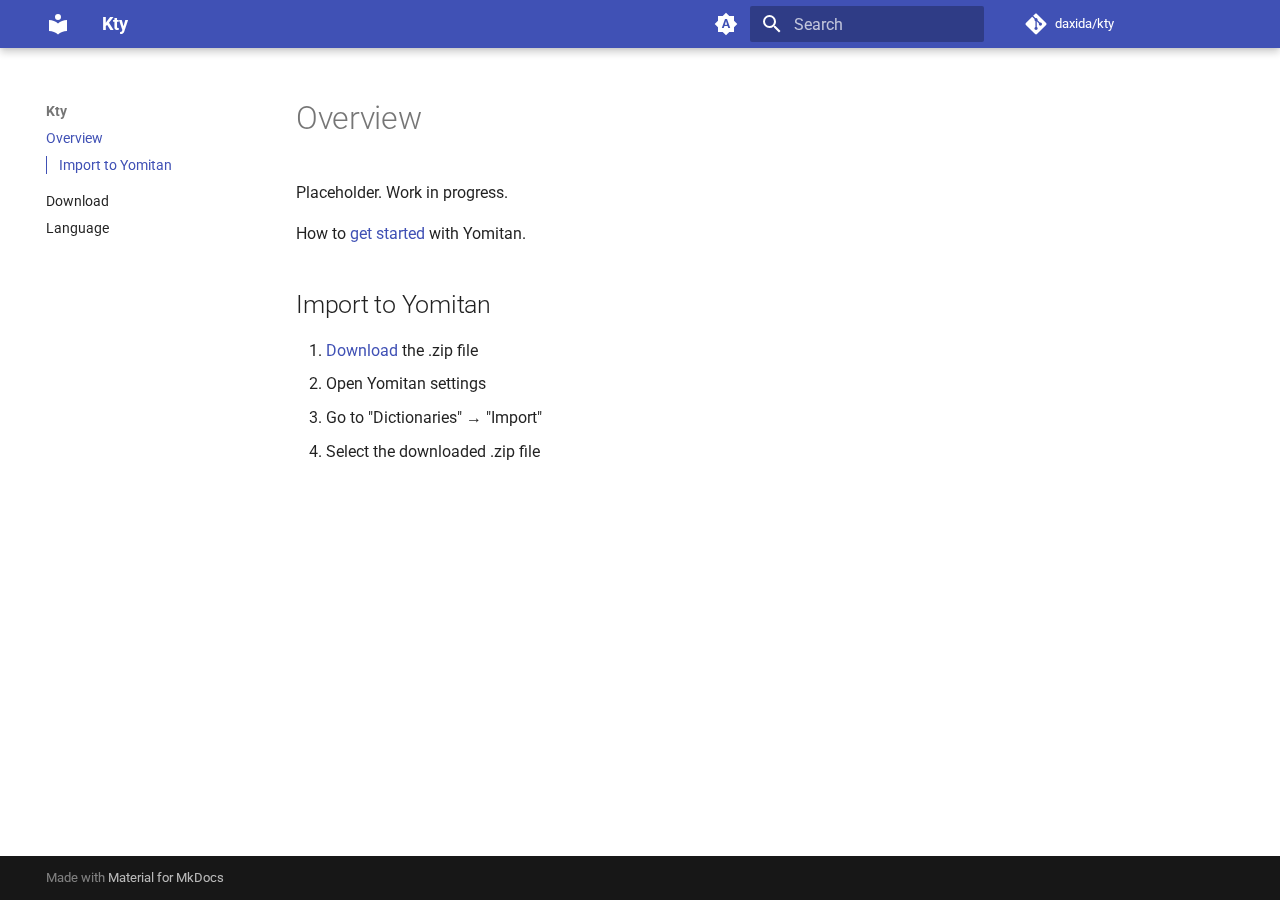
<file: index.html>
<!doctype html>
<html lang="en" class="no-js">
  <head>
    
      <meta charset="utf-8">
      <meta name="viewport" content="width=device-width,initial-scale=1">
      
      
      
      
      
        <link rel="next" href="download/">
      
      
        
      
      
      <link rel="icon" href="assets/images/favicon.png">
      <meta name="generator" content="mkdocs-1.6.1, mkdocs-material-9.7.0">
    
    
      
        <title>Kty</title>
      
    
    
      <link rel="stylesheet" href="assets/stylesheets/main.618322db.min.css">
      
        
        <link rel="stylesheet" href="assets/stylesheets/palette.ab4e12ef.min.css">
      
      


    
    
      
    
    
      
        
        
        <link rel="preconnect" href="https://fonts.gstatic.com" crossorigin>
        <link rel="stylesheet" href="https://fonts.googleapis.com/css?family=Roboto:300,300i,400,400i,700,700i%7CRoboto+Mono:400,400i,700,700i&display=fallback">
        <style>:root{--md-text-font:"Roboto";--md-code-font:"Roboto Mono"}</style>
      
    
    
      <link rel="stylesheet" href="stylesheets/extra.css">
    
    <script>__md_scope=new URL(".",location),__md_hash=e=>[...e].reduce(((e,_)=>(e<<5)-e+_.charCodeAt(0)),0),__md_get=(e,_=localStorage,t=__md_scope)=>JSON.parse(_.getItem(t.pathname+"."+e)),__md_set=(e,_,t=localStorage,a=__md_scope)=>{try{t.setItem(a.pathname+"."+e,JSON.stringify(_))}catch(e){}}</script>
    
      

    
    
  </head>
  
  
    
    
      
    
    
    
    
    <body dir="ltr" data-md-color-scheme="default" data-md-color-primary="indigo" data-md-color-accent="indigo">
  
    
    <input class="md-toggle" data-md-toggle="drawer" type="checkbox" id="__drawer" autocomplete="off">
    <input class="md-toggle" data-md-toggle="search" type="checkbox" id="__search" autocomplete="off">
    <label class="md-overlay" for="__drawer"></label>
    <div data-md-component="skip">
      
        
        <a href="#overview" class="md-skip">
          Skip to content
        </a>
      
    </div>
    <div data-md-component="announce">
      
    </div>
    
    
      

  

<header class="md-header md-header--shadow" data-md-component="header">
  <nav class="md-header__inner md-grid" aria-label="Header">
    <a href="." title="Kty" class="md-header__button md-logo" aria-label="Kty" data-md-component="logo">
      
  
  <svg xmlns="http://www.w3.org/2000/svg" viewBox="0 0 24 24"><path d="M12 8a3 3 0 0 0 3-3 3 3 0 0 0-3-3 3 3 0 0 0-3 3 3 3 0 0 0 3 3m0 3.54C9.64 9.35 6.5 8 3 8v11c3.5 0 6.64 1.35 9 3.54 2.36-2.19 5.5-3.54 9-3.54V8c-3.5 0-6.64 1.35-9 3.54"/></svg>

    </a>
    <label class="md-header__button md-icon" for="__drawer">
      
      <svg xmlns="http://www.w3.org/2000/svg" viewBox="0 0 24 24"><path d="M3 6h18v2H3zm0 5h18v2H3zm0 5h18v2H3z"/></svg>
    </label>
    <div class="md-header__title" data-md-component="header-title">
      <div class="md-header__ellipsis">
        <div class="md-header__topic">
          <span class="md-ellipsis">
            Kty
          </span>
        </div>
        <div class="md-header__topic" data-md-component="header-topic">
          <span class="md-ellipsis">
            
              Overview
            
          </span>
        </div>
      </div>
    </div>
    
      
        <form class="md-header__option" data-md-component="palette">
  
    
    
    
    <input class="md-option" data-md-color-media="(prefers-color-scheme)" data-md-color-scheme="default" data-md-color-primary="indigo" data-md-color-accent="indigo"  aria-label="Switch to light mode"  type="radio" name="__palette" id="__palette_0">
    
      <label class="md-header__button md-icon" title="Switch to light mode" for="__palette_1" hidden>
        <svg xmlns="http://www.w3.org/2000/svg" viewBox="0 0 24 24"><path d="m14.3 16-.7-2h-3.2l-.7 2H7.8L11 7h2l3.2 9zM20 8.69V4h-4.69L12 .69 8.69 4H4v4.69L.69 12 4 15.31V20h4.69L12 23.31 15.31 20H20v-4.69L23.31 12zm-9.15 3.96h2.3L12 9z"/></svg>
      </label>
    
  
    
    
    
    <input class="md-option" data-md-color-media="(prefers-color-scheme: light)" data-md-color-scheme="default" data-md-color-primary="indigo" data-md-color-accent="indigo"  aria-label="Switch to dark mode"  type="radio" name="__palette" id="__palette_1">
    
      <label class="md-header__button md-icon" title="Switch to dark mode" for="__palette_2" hidden>
        <svg xmlns="http://www.w3.org/2000/svg" viewBox="0 0 24 24"><path d="M12 8a4 4 0 0 0-4 4 4 4 0 0 0 4 4 4 4 0 0 0 4-4 4 4 0 0 0-4-4m0 10a6 6 0 0 1-6-6 6 6 0 0 1 6-6 6 6 0 0 1 6 6 6 6 0 0 1-6 6m8-9.31V4h-4.69L12 .69 8.69 4H4v4.69L.69 12 4 15.31V20h4.69L12 23.31 15.31 20H20v-4.69L23.31 12z"/></svg>
      </label>
    
  
    
    
    
    <input class="md-option" data-md-color-media="(prefers-color-scheme: dark)" data-md-color-scheme="slate" data-md-color-primary="indigo" data-md-color-accent="indigo"  aria-label="Switch to system preference"  type="radio" name="__palette" id="__palette_2">
    
      <label class="md-header__button md-icon" title="Switch to system preference" for="__palette_0" hidden>
        <svg xmlns="http://www.w3.org/2000/svg" viewBox="0 0 24 24"><path d="M12 18c-.89 0-1.74-.2-2.5-.55C11.56 16.5 13 14.42 13 12s-1.44-4.5-3.5-5.45C10.26 6.2 11.11 6 12 6a6 6 0 0 1 6 6 6 6 0 0 1-6 6m8-9.31V4h-4.69L12 .69 8.69 4H4v4.69L.69 12 4 15.31V20h4.69L12 23.31 15.31 20H20v-4.69L23.31 12z"/></svg>
      </label>
    
  
</form>
      
    
    
      <script>var palette=__md_get("__palette");if(palette&&palette.color){if("(prefers-color-scheme)"===palette.color.media){var media=matchMedia("(prefers-color-scheme: light)"),input=document.querySelector(media.matches?"[data-md-color-media='(prefers-color-scheme: light)']":"[data-md-color-media='(prefers-color-scheme: dark)']");palette.color.media=input.getAttribute("data-md-color-media"),palette.color.scheme=input.getAttribute("data-md-color-scheme"),palette.color.primary=input.getAttribute("data-md-color-primary"),palette.color.accent=input.getAttribute("data-md-color-accent")}for(var[key,value]of Object.entries(palette.color))document.body.setAttribute("data-md-color-"+key,value)}</script>
    
    
    
      
      
        <label class="md-header__button md-icon" for="__search">
          
          <svg xmlns="http://www.w3.org/2000/svg" viewBox="0 0 24 24"><path d="M9.5 3A6.5 6.5 0 0 1 16 9.5c0 1.61-.59 3.09-1.56 4.23l.27.27h.79l5 5-1.5 1.5-5-5v-.79l-.27-.27A6.52 6.52 0 0 1 9.5 16 6.5 6.5 0 0 1 3 9.5 6.5 6.5 0 0 1 9.5 3m0 2C7 5 5 7 5 9.5S7 14 9.5 14 14 12 14 9.5 12 5 9.5 5"/></svg>
        </label>
        <div class="md-search" data-md-component="search" role="dialog">
  <label class="md-search__overlay" for="__search"></label>
  <div class="md-search__inner" role="search">
    <form class="md-search__form" name="search">
      <input type="text" class="md-search__input" name="query" aria-label="Search" placeholder="Search" autocapitalize="off" autocorrect="off" autocomplete="off" spellcheck="false" data-md-component="search-query" required>
      <label class="md-search__icon md-icon" for="__search">
        
        <svg xmlns="http://www.w3.org/2000/svg" viewBox="0 0 24 24"><path d="M9.5 3A6.5 6.5 0 0 1 16 9.5c0 1.61-.59 3.09-1.56 4.23l.27.27h.79l5 5-1.5 1.5-5-5v-.79l-.27-.27A6.52 6.52 0 0 1 9.5 16 6.5 6.5 0 0 1 3 9.5 6.5 6.5 0 0 1 9.5 3m0 2C7 5 5 7 5 9.5S7 14 9.5 14 14 12 14 9.5 12 5 9.5 5"/></svg>
        
        <svg xmlns="http://www.w3.org/2000/svg" viewBox="0 0 24 24"><path d="M20 11v2H8l5.5 5.5-1.42 1.42L4.16 12l7.92-7.92L13.5 5.5 8 11z"/></svg>
      </label>
      <nav class="md-search__options" aria-label="Search">
        
        <button type="reset" class="md-search__icon md-icon" title="Clear" aria-label="Clear" tabindex="-1">
          
          <svg xmlns="http://www.w3.org/2000/svg" viewBox="0 0 24 24"><path d="M19 6.41 17.59 5 12 10.59 6.41 5 5 6.41 10.59 12 5 17.59 6.41 19 12 13.41 17.59 19 19 17.59 13.41 12z"/></svg>
        </button>
      </nav>
      
    </form>
    <div class="md-search__output">
      <div class="md-search__scrollwrap" tabindex="0" data-md-scrollfix>
        <div class="md-search-result" data-md-component="search-result">
          <div class="md-search-result__meta">
            Initializing search
          </div>
          <ol class="md-search-result__list" role="presentation"></ol>
        </div>
      </div>
    </div>
  </div>
</div>
      
    
    
      <div class="md-header__source">
        <a href="https://github.com/daxida/kty" title="Go to repository" class="md-source" data-md-component="source">
  <div class="md-source__icon md-icon">
    
    <svg xmlns="http://www.w3.org/2000/svg" viewBox="0 0 448 512"><!--! Font Awesome Free 7.1.0 by @fontawesome - https://fontawesome.com License - https://fontawesome.com/license/free (Icons: CC BY 4.0, Fonts: SIL OFL 1.1, Code: MIT License) Copyright 2025 Fonticons, Inc.--><path d="M439.6 236.1 244 40.5c-5.4-5.5-12.8-8.5-20.4-8.5s-15 3-20.4 8.4L162.5 81l51.5 51.5c27.1-9.1 52.7 16.8 43.4 43.7l49.7 49.7c34.2-11.8 61.2 31 35.5 56.7-26.5 26.5-70.2-2.9-56-37.3L240.3 199v121.9c25.3 12.5 22.3 41.8 9.1 55-6.4 6.4-15.2 10.1-24.3 10.1s-17.8-3.6-24.3-10.1c-17.6-17.6-11.1-46.9 11.2-56v-123c-20.8-8.5-24.6-30.7-18.6-45L142.6 101 8.5 235.1C3 240.6 0 247.9 0 255.5s3 15 8.5 20.4l195.6 195.7c5.4 5.4 12.7 8.4 20.4 8.4s15-3 20.4-8.4l194.7-194.7c5.4-5.4 8.4-12.8 8.4-20.4s-3-15-8.4-20.4"/></svg>
  </div>
  <div class="md-source__repository">
    daxida/kty
  </div>
</a>
      </div>
    
  </nav>
  
</header>
    
    <div class="md-container" data-md-component="container">
      
      
        
          
        
      
      <main class="md-main" data-md-component="main">
        <div class="md-main__inner md-grid">
          
            
              
              <div class="md-sidebar md-sidebar--primary" data-md-component="sidebar" data-md-type="navigation" >
                <div class="md-sidebar__scrollwrap">
                  <div class="md-sidebar__inner">
                    



  

<nav class="md-nav md-nav--primary md-nav--integrated" aria-label="Navigation" data-md-level="0">
  <label class="md-nav__title" for="__drawer">
    <a href="." title="Kty" class="md-nav__button md-logo" aria-label="Kty" data-md-component="logo">
      
  
  <svg xmlns="http://www.w3.org/2000/svg" viewBox="0 0 24 24"><path d="M12 8a3 3 0 0 0 3-3 3 3 0 0 0-3-3 3 3 0 0 0-3 3 3 3 0 0 0 3 3m0 3.54C9.64 9.35 6.5 8 3 8v11c3.5 0 6.64 1.35 9 3.54 2.36-2.19 5.5-3.54 9-3.54V8c-3.5 0-6.64 1.35-9 3.54"/></svg>

    </a>
    Kty
  </label>
  
    <div class="md-nav__source">
      <a href="https://github.com/daxida/kty" title="Go to repository" class="md-source" data-md-component="source">
  <div class="md-source__icon md-icon">
    
    <svg xmlns="http://www.w3.org/2000/svg" viewBox="0 0 448 512"><!--! Font Awesome Free 7.1.0 by @fontawesome - https://fontawesome.com License - https://fontawesome.com/license/free (Icons: CC BY 4.0, Fonts: SIL OFL 1.1, Code: MIT License) Copyright 2025 Fonticons, Inc.--><path d="M439.6 236.1 244 40.5c-5.4-5.5-12.8-8.5-20.4-8.5s-15 3-20.4 8.4L162.5 81l51.5 51.5c27.1-9.1 52.7 16.8 43.4 43.7l49.7 49.7c34.2-11.8 61.2 31 35.5 56.7-26.5 26.5-70.2-2.9-56-37.3L240.3 199v121.9c25.3 12.5 22.3 41.8 9.1 55-6.4 6.4-15.2 10.1-24.3 10.1s-17.8-3.6-24.3-10.1c-17.6-17.6-11.1-46.9 11.2-56v-123c-20.8-8.5-24.6-30.7-18.6-45L142.6 101 8.5 235.1C3 240.6 0 247.9 0 255.5s3 15 8.5 20.4l195.6 195.7c5.4 5.4 12.7 8.4 20.4 8.4s15-3 20.4-8.4l194.7-194.7c5.4-5.4 8.4-12.8 8.4-20.4s-3-15-8.4-20.4"/></svg>
  </div>
  <div class="md-source__repository">
    daxida/kty
  </div>
</a>
    </div>
  
  <ul class="md-nav__list" data-md-scrollfix>
    
      
      
  
  
    
  
  
  
    <li class="md-nav__item md-nav__item--active">
      
      <input class="md-nav__toggle md-toggle" type="checkbox" id="__toc">
      
      
        
      
      
        <label class="md-nav__link md-nav__link--active" for="__toc">
          
  
  
  <span class="md-ellipsis">
    
  
    Overview
  

    
  </span>
  
  

          <span class="md-nav__icon md-icon"></span>
        </label>
      
      <a href="." class="md-nav__link md-nav__link--active">
        
  
  
  <span class="md-ellipsis">
    
  
    Overview
  

    
  </span>
  
  

      </a>
      
        

<nav class="md-nav md-nav--secondary" aria-label="Table of contents">
  
  
  
    
  
  
    <label class="md-nav__title" for="__toc">
      <span class="md-nav__icon md-icon"></span>
      Table of contents
    </label>
    <ul class="md-nav__list" data-md-component="toc" data-md-scrollfix>
      
        <li class="md-nav__item">
  <a href="#import-to-yomitan" class="md-nav__link">
    <span class="md-ellipsis">
      
        Import to Yomitan
      
    </span>
  </a>
  
</li>
      
    </ul>
  
</nav>
      
    </li>
  

    
      
      
  
  
  
  
    <li class="md-nav__item">
      <a href="download/" class="md-nav__link">
        
  
  
  <span class="md-ellipsis">
    
  
    Download
  

    
  </span>
  
  

      </a>
    </li>
  

    
      
      
  
  
  
  
    <li class="md-nav__item">
      <a href="language/" class="md-nav__link">
        
  
  
  <span class="md-ellipsis">
    
  
    Language
  

    
  </span>
  
  

      </a>
    </li>
  

    
  </ul>
</nav>
                  </div>
                </div>
              </div>
            
            
          
          
            <div class="md-content" data-md-component="content">
              
              <article class="md-content__inner md-typeset">
                
                  


  
  


<h1 id="overview">Overview<a class="headerlink" href="#overview" title="Permanent link">&para;</a></h1>
<p>Placeholder. Work in progress.</p>
<p>How to <a href="https://yomitan.wiki/getting-started/">get started</a> with Yomitan.</p>
<h2 id="import-to-yomitan">Import to Yomitan<a class="headerlink" href="#import-to-yomitan" title="Permanent link">&para;</a></h2>
<ol>
<li><a href="download/">Download</a> the .zip file</li>
<li>Open Yomitan settings</li>
<li>Go to "Dictionaries" → "Import"</li>
<li>Select the downloaded .zip file</li>
</ol>












                
              </article>
            </div>
          
          
<script>var target=document.getElementById(location.hash.slice(1));target&&target.name&&(target.checked=target.name.startsWith("__tabbed_"))</script>
        </div>
        
      </main>
      
        <footer class="md-footer">
  
  <div class="md-footer-meta md-typeset">
    <div class="md-footer-meta__inner md-grid">
      <div class="md-copyright">
  
  
    Made with
    <a href="https://squidfunk.github.io/mkdocs-material/" target="_blank" rel="noopener">
      Material for MkDocs
    </a>
  
</div>
      
    </div>
  </div>
</footer>
      
    </div>
    <div class="md-dialog" data-md-component="dialog">
      <div class="md-dialog__inner md-typeset"></div>
    </div>
    
    
    
      
      
      <script id="__config" type="application/json">{"annotate": null, "base": ".", "features": ["navigation.instant", "navigation.instant.prefetch", "navigation.tracking", "toc.integrate", "content.code.copy"], "search": "assets/javascripts/workers/search.7a47a382.min.js", "tags": null, "translations": {"clipboard.copied": "Copied to clipboard", "clipboard.copy": "Copy to clipboard", "search.result.more.one": "1 more on this page", "search.result.more.other": "# more on this page", "search.result.none": "No matching documents", "search.result.one": "1 matching document", "search.result.other": "# matching documents", "search.result.placeholder": "Type to start searching", "search.result.term.missing": "Missing", "select.version": "Select version"}, "version": null}</script>
    
    
      <script src="assets/javascripts/bundle.e71a0d61.min.js"></script>
      
        <script src="javascripts/download.js"></script>
      
    
  </body>
</html>
</file>
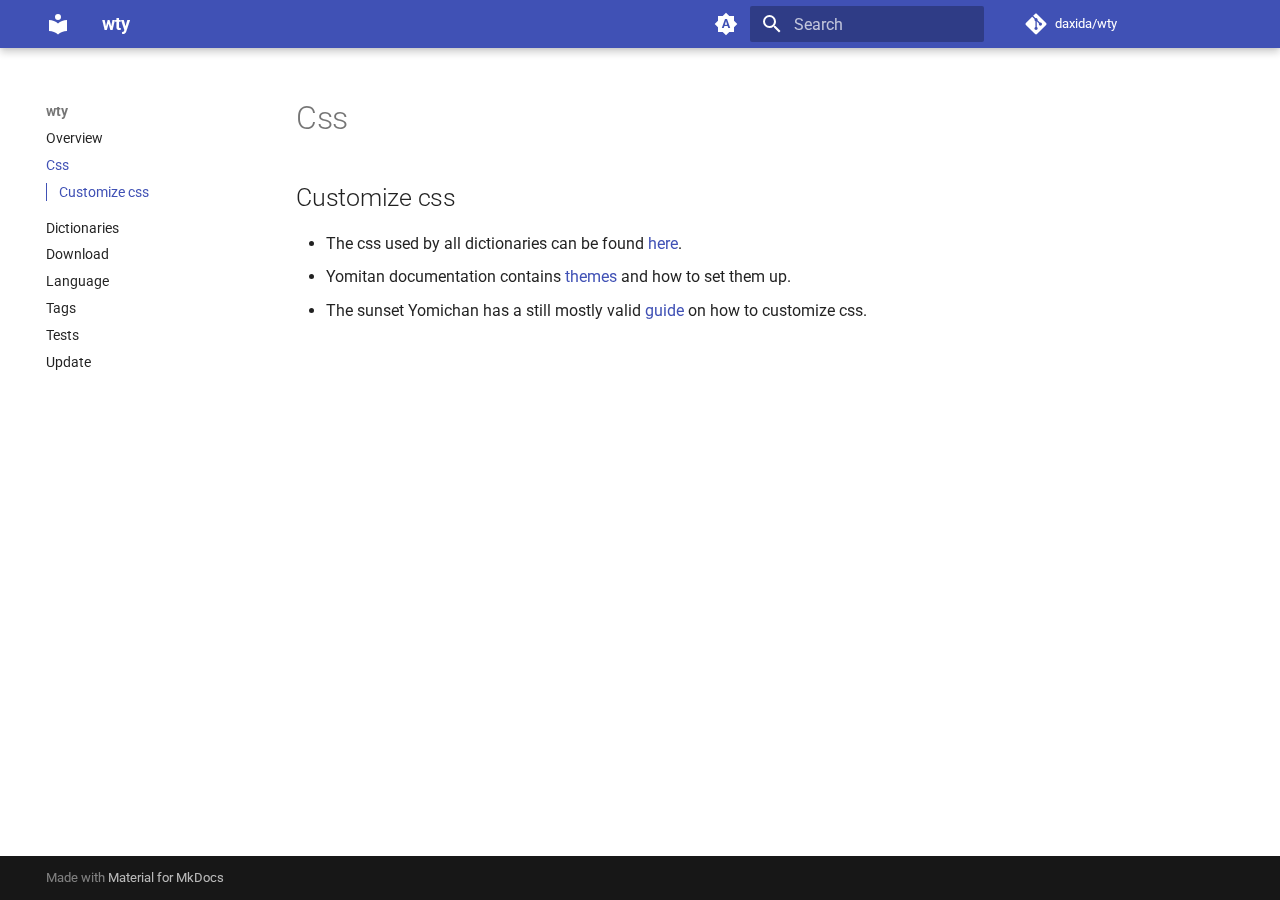
<file: css/index.html>
<!doctype html>
<html lang="en" class="no-js">
  <head>
    
      <meta charset="utf-8">
      <meta name="viewport" content="width=device-width,initial-scale=1">
      
      
      
      
        <link rel="prev" href="..">
      
      
        <link rel="next" href="../dictionaries/">
      
      
        
      
      
      <link rel="icon" href="../assets/images/favicon.png">
      <meta name="generator" content="mkdocs-1.6.1, mkdocs-material-9.7.1">
    
    
      
        <title>Css - wty</title>
      
    
    
      <link rel="stylesheet" href="../assets/stylesheets/main.484c7ddc.min.css">
      
        
        <link rel="stylesheet" href="../assets/stylesheets/palette.ab4e12ef.min.css">
      
      


    
    
      
    
    
      
        
        
        <link rel="preconnect" href="https://fonts.gstatic.com" crossorigin>
        <link rel="stylesheet" href="https://fonts.googleapis.com/css?family=Roboto:300,300i,400,400i,700,700i%7CRoboto+Mono:400,400i,700,700i&display=fallback">
        <style>:root{--md-text-font:"Roboto";--md-code-font:"Roboto Mono"}</style>
      
    
    
      <link rel="stylesheet" href="../stylesheets/extra.css">
    
    <script>__md_scope=new URL("..",location),__md_hash=e=>[...e].reduce(((e,_)=>(e<<5)-e+_.charCodeAt(0)),0),__md_get=(e,_=localStorage,t=__md_scope)=>JSON.parse(_.getItem(t.pathname+"."+e)),__md_set=(e,_,t=localStorage,a=__md_scope)=>{try{t.setItem(a.pathname+"."+e,JSON.stringify(_))}catch(e){}}</script>
    
      

    
    
  </head>
  
  
    
    
      
    
    
    
    
    <body dir="ltr" data-md-color-scheme="default" data-md-color-primary="indigo" data-md-color-accent="indigo">
  
    
    <input class="md-toggle" data-md-toggle="drawer" type="checkbox" id="__drawer" autocomplete="off">
    <input class="md-toggle" data-md-toggle="search" type="checkbox" id="__search" autocomplete="off">
    <label class="md-overlay" for="__drawer"></label>
    <div data-md-component="skip">
      
        
        <a href="#customize-css" class="md-skip">
          Skip to content
        </a>
      
    </div>
    <div data-md-component="announce">
      
    </div>
    
    
      

  

<header class="md-header md-header--shadow" data-md-component="header">
  <nav class="md-header__inner md-grid" aria-label="Header">
    <a href=".." title="wty" class="md-header__button md-logo" aria-label="wty" data-md-component="logo">
      
  
  <svg xmlns="http://www.w3.org/2000/svg" viewBox="0 0 24 24"><path d="M12 8a3 3 0 0 0 3-3 3 3 0 0 0-3-3 3 3 0 0 0-3 3 3 3 0 0 0 3 3m0 3.54C9.64 9.35 6.5 8 3 8v11c3.5 0 6.64 1.35 9 3.54 2.36-2.19 5.5-3.54 9-3.54V8c-3.5 0-6.64 1.35-9 3.54"/></svg>

    </a>
    <label class="md-header__button md-icon" for="__drawer">
      
      <svg xmlns="http://www.w3.org/2000/svg" viewBox="0 0 24 24"><path d="M3 6h18v2H3zm0 5h18v2H3zm0 5h18v2H3z"/></svg>
    </label>
    <div class="md-header__title" data-md-component="header-title">
      <div class="md-header__ellipsis">
        <div class="md-header__topic">
          <span class="md-ellipsis">
            wty
          </span>
        </div>
        <div class="md-header__topic" data-md-component="header-topic">
          <span class="md-ellipsis">
            
              Css
            
          </span>
        </div>
      </div>
    </div>
    
      
        <form class="md-header__option" data-md-component="palette">
  
    
    
    
    <input class="md-option" data-md-color-media="(prefers-color-scheme)" data-md-color-scheme="default" data-md-color-primary="indigo" data-md-color-accent="indigo"  aria-label="Switch to light mode"  type="radio" name="__palette" id="__palette_0">
    
      <label class="md-header__button md-icon" title="Switch to light mode" for="__palette_1" hidden>
        <svg xmlns="http://www.w3.org/2000/svg" viewBox="0 0 24 24"><path d="m14.3 16-.7-2h-3.2l-.7 2H7.8L11 7h2l3.2 9zM20 8.69V4h-4.69L12 .69 8.69 4H4v4.69L.69 12 4 15.31V20h4.69L12 23.31 15.31 20H20v-4.69L23.31 12zm-9.15 3.96h2.3L12 9z"/></svg>
      </label>
    
  
    
    
    
    <input class="md-option" data-md-color-media="(prefers-color-scheme: light)" data-md-color-scheme="default" data-md-color-primary="indigo" data-md-color-accent="indigo"  aria-label="Switch to dark mode"  type="radio" name="__palette" id="__palette_1">
    
      <label class="md-header__button md-icon" title="Switch to dark mode" for="__palette_2" hidden>
        <svg xmlns="http://www.w3.org/2000/svg" viewBox="0 0 24 24"><path d="M12 8a4 4 0 0 0-4 4 4 4 0 0 0 4 4 4 4 0 0 0 4-4 4 4 0 0 0-4-4m0 10a6 6 0 0 1-6-6 6 6 0 0 1 6-6 6 6 0 0 1 6 6 6 6 0 0 1-6 6m8-9.31V4h-4.69L12 .69 8.69 4H4v4.69L.69 12 4 15.31V20h4.69L12 23.31 15.31 20H20v-4.69L23.31 12z"/></svg>
      </label>
    
  
    
    
    
    <input class="md-option" data-md-color-media="(prefers-color-scheme: dark)" data-md-color-scheme="slate" data-md-color-primary="indigo" data-md-color-accent="indigo"  aria-label="Switch to system preference"  type="radio" name="__palette" id="__palette_2">
    
      <label class="md-header__button md-icon" title="Switch to system preference" for="__palette_0" hidden>
        <svg xmlns="http://www.w3.org/2000/svg" viewBox="0 0 24 24"><path d="M12 18c-.89 0-1.74-.2-2.5-.55C11.56 16.5 13 14.42 13 12s-1.44-4.5-3.5-5.45C10.26 6.2 11.11 6 12 6a6 6 0 0 1 6 6 6 6 0 0 1-6 6m8-9.31V4h-4.69L12 .69 8.69 4H4v4.69L.69 12 4 15.31V20h4.69L12 23.31 15.31 20H20v-4.69L23.31 12z"/></svg>
      </label>
    
  
</form>
      
    
    
      <script>var palette=__md_get("__palette");if(palette&&palette.color){if("(prefers-color-scheme)"===palette.color.media){var media=matchMedia("(prefers-color-scheme: light)"),input=document.querySelector(media.matches?"[data-md-color-media='(prefers-color-scheme: light)']":"[data-md-color-media='(prefers-color-scheme: dark)']");palette.color.media=input.getAttribute("data-md-color-media"),palette.color.scheme=input.getAttribute("data-md-color-scheme"),palette.color.primary=input.getAttribute("data-md-color-primary"),palette.color.accent=input.getAttribute("data-md-color-accent")}for(var[key,value]of Object.entries(palette.color))document.body.setAttribute("data-md-color-"+key,value)}</script>
    
    
    
      
      
        <label class="md-header__button md-icon" for="__search">
          
          <svg xmlns="http://www.w3.org/2000/svg" viewBox="0 0 24 24"><path d="M9.5 3A6.5 6.5 0 0 1 16 9.5c0 1.61-.59 3.09-1.56 4.23l.27.27h.79l5 5-1.5 1.5-5-5v-.79l-.27-.27A6.52 6.52 0 0 1 9.5 16 6.5 6.5 0 0 1 3 9.5 6.5 6.5 0 0 1 9.5 3m0 2C7 5 5 7 5 9.5S7 14 9.5 14 14 12 14 9.5 12 5 9.5 5"/></svg>
        </label>
        <div class="md-search" data-md-component="search" role="dialog">
  <label class="md-search__overlay" for="__search"></label>
  <div class="md-search__inner" role="search">
    <form class="md-search__form" name="search">
      <input type="text" class="md-search__input" name="query" aria-label="Search" placeholder="Search" autocapitalize="off" autocorrect="off" autocomplete="off" spellcheck="false" data-md-component="search-query" required>
      <label class="md-search__icon md-icon" for="__search">
        
        <svg xmlns="http://www.w3.org/2000/svg" viewBox="0 0 24 24"><path d="M9.5 3A6.5 6.5 0 0 1 16 9.5c0 1.61-.59 3.09-1.56 4.23l.27.27h.79l5 5-1.5 1.5-5-5v-.79l-.27-.27A6.52 6.52 0 0 1 9.5 16 6.5 6.5 0 0 1 3 9.5 6.5 6.5 0 0 1 9.5 3m0 2C7 5 5 7 5 9.5S7 14 9.5 14 14 12 14 9.5 12 5 9.5 5"/></svg>
        
        <svg xmlns="http://www.w3.org/2000/svg" viewBox="0 0 24 24"><path d="M20 11v2H8l5.5 5.5-1.42 1.42L4.16 12l7.92-7.92L13.5 5.5 8 11z"/></svg>
      </label>
      <nav class="md-search__options" aria-label="Search">
        
        <button type="reset" class="md-search__icon md-icon" title="Clear" aria-label="Clear" tabindex="-1">
          
          <svg xmlns="http://www.w3.org/2000/svg" viewBox="0 0 24 24"><path d="M19 6.41 17.59 5 12 10.59 6.41 5 5 6.41 10.59 12 5 17.59 6.41 19 12 13.41 17.59 19 19 17.59 13.41 12z"/></svg>
        </button>
      </nav>
      
    </form>
    <div class="md-search__output">
      <div class="md-search__scrollwrap" tabindex="0" data-md-scrollfix>
        <div class="md-search-result" data-md-component="search-result">
          <div class="md-search-result__meta">
            Initializing search
          </div>
          <ol class="md-search-result__list" role="presentation"></ol>
        </div>
      </div>
    </div>
  </div>
</div>
      
    
    
      <div class="md-header__source">
        <a href="https://github.com/daxida/wty" title="Go to repository" class="md-source" data-md-component="source">
  <div class="md-source__icon md-icon">
    
    <svg xmlns="http://www.w3.org/2000/svg" viewBox="0 0 448 512"><!--! Font Awesome Free 7.1.0 by @fontawesome - https://fontawesome.com License - https://fontawesome.com/license/free (Icons: CC BY 4.0, Fonts: SIL OFL 1.1, Code: MIT License) Copyright 2025 Fonticons, Inc.--><path d="M439.6 236.1 244 40.5c-5.4-5.5-12.8-8.5-20.4-8.5s-15 3-20.4 8.4L162.5 81l51.5 51.5c27.1-9.1 52.7 16.8 43.4 43.7l49.7 49.7c34.2-11.8 61.2 31 35.5 56.7-26.5 26.5-70.2-2.9-56-37.3L240.3 199v121.9c25.3 12.5 22.3 41.8 9.1 55-6.4 6.4-15.2 10.1-24.3 10.1s-17.8-3.6-24.3-10.1c-17.6-17.6-11.1-46.9 11.2-56v-123c-20.8-8.5-24.6-30.7-18.6-45L142.6 101 8.5 235.1C3 240.6 0 247.9 0 255.5s3 15 8.5 20.4l195.6 195.7c5.4 5.4 12.7 8.4 20.4 8.4s15-3 20.4-8.4l194.7-194.7c5.4-5.4 8.4-12.8 8.4-20.4s-3-15-8.4-20.4"/></svg>
  </div>
  <div class="md-source__repository">
    daxida/wty
  </div>
</a>
      </div>
    
  </nav>
  
</header>
    
    <div class="md-container" data-md-component="container">
      
      
        
          
        
      
      <main class="md-main" data-md-component="main">
        <div class="md-main__inner md-grid">
          
            
              
              <div class="md-sidebar md-sidebar--primary" data-md-component="sidebar" data-md-type="navigation" >
                <div class="md-sidebar__scrollwrap">
                  <div class="md-sidebar__inner">
                    



  

<nav class="md-nav md-nav--primary md-nav--integrated" aria-label="Navigation" data-md-level="0">
  <label class="md-nav__title" for="__drawer">
    <a href=".." title="wty" class="md-nav__button md-logo" aria-label="wty" data-md-component="logo">
      
  
  <svg xmlns="http://www.w3.org/2000/svg" viewBox="0 0 24 24"><path d="M12 8a3 3 0 0 0 3-3 3 3 0 0 0-3-3 3 3 0 0 0-3 3 3 3 0 0 0 3 3m0 3.54C9.64 9.35 6.5 8 3 8v11c3.5 0 6.64 1.35 9 3.54 2.36-2.19 5.5-3.54 9-3.54V8c-3.5 0-6.64 1.35-9 3.54"/></svg>

    </a>
    wty
  </label>
  
    <div class="md-nav__source">
      <a href="https://github.com/daxida/wty" title="Go to repository" class="md-source" data-md-component="source">
  <div class="md-source__icon md-icon">
    
    <svg xmlns="http://www.w3.org/2000/svg" viewBox="0 0 448 512"><!--! Font Awesome Free 7.1.0 by @fontawesome - https://fontawesome.com License - https://fontawesome.com/license/free (Icons: CC BY 4.0, Fonts: SIL OFL 1.1, Code: MIT License) Copyright 2025 Fonticons, Inc.--><path d="M439.6 236.1 244 40.5c-5.4-5.5-12.8-8.5-20.4-8.5s-15 3-20.4 8.4L162.5 81l51.5 51.5c27.1-9.1 52.7 16.8 43.4 43.7l49.7 49.7c34.2-11.8 61.2 31 35.5 56.7-26.5 26.5-70.2-2.9-56-37.3L240.3 199v121.9c25.3 12.5 22.3 41.8 9.1 55-6.4 6.4-15.2 10.1-24.3 10.1s-17.8-3.6-24.3-10.1c-17.6-17.6-11.1-46.9 11.2-56v-123c-20.8-8.5-24.6-30.7-18.6-45L142.6 101 8.5 235.1C3 240.6 0 247.9 0 255.5s3 15 8.5 20.4l195.6 195.7c5.4 5.4 12.7 8.4 20.4 8.4s15-3 20.4-8.4l194.7-194.7c5.4-5.4 8.4-12.8 8.4-20.4s-3-15-8.4-20.4"/></svg>
  </div>
  <div class="md-source__repository">
    daxida/wty
  </div>
</a>
    </div>
  
  <ul class="md-nav__list" data-md-scrollfix>
    
      
      
  
  
  
  
    <li class="md-nav__item">
      <a href=".." class="md-nav__link">
        
  
  
  <span class="md-ellipsis">
    
  
    Overview
  

    
  </span>
  
  

      </a>
    </li>
  

    
      
      
  
  
    
  
  
  
    <li class="md-nav__item md-nav__item--active">
      
      <input class="md-nav__toggle md-toggle" type="checkbox" id="__toc">
      
      
      
        <label class="md-nav__link md-nav__link--active" for="__toc">
          
  
  
  <span class="md-ellipsis">
    
  
    Css
  

    
  </span>
  
  

          <span class="md-nav__icon md-icon"></span>
        </label>
      
      <a href="./" class="md-nav__link md-nav__link--active">
        
  
  
  <span class="md-ellipsis">
    
  
    Css
  

    
  </span>
  
  

      </a>
      
        

<nav class="md-nav md-nav--secondary" aria-label="Table of contents">
  
  
  
  
    <label class="md-nav__title" for="__toc">
      <span class="md-nav__icon md-icon"></span>
      Table of contents
    </label>
    <ul class="md-nav__list" data-md-component="toc" data-md-scrollfix>
      
        <li class="md-nav__item">
  <a href="#customize-css" class="md-nav__link">
    <span class="md-ellipsis">
      
        Customize css
      
    </span>
  </a>
  
</li>
      
    </ul>
  
</nav>
      
    </li>
  

    
      
      
  
  
  
  
    <li class="md-nav__item">
      <a href="../dictionaries/" class="md-nav__link">
        
  
  
  <span class="md-ellipsis">
    
  
    Dictionaries
  

    
  </span>
  
  

      </a>
    </li>
  

    
      
      
  
  
  
  
    <li class="md-nav__item">
      <a href="../download/" class="md-nav__link">
        
  
  
  <span class="md-ellipsis">
    
  
    Download
  

    
  </span>
  
  

      </a>
    </li>
  

    
      
      
  
  
  
  
    <li class="md-nav__item">
      <a href="../language/" class="md-nav__link">
        
  
  
  <span class="md-ellipsis">
    
  
    Language
  

    
  </span>
  
  

      </a>
    </li>
  

    
      
      
  
  
  
  
    <li class="md-nav__item">
      <a href="../tags/" class="md-nav__link">
        
  
  
  <span class="md-ellipsis">
    
  
    Tags
  

    
  </span>
  
  

      </a>
    </li>
  

    
      
      
  
  
  
  
    <li class="md-nav__item">
      <a href="../tests/" class="md-nav__link">
        
  
  
  <span class="md-ellipsis">
    
  
    Tests
  

    
  </span>
  
  

      </a>
    </li>
  

    
      
      
  
  
  
  
    <li class="md-nav__item">
      <a href="../update/" class="md-nav__link">
        
  
  
  <span class="md-ellipsis">
    
  
    Update
  

    
  </span>
  
  

      </a>
    </li>
  

    
  </ul>
</nav>
                  </div>
                </div>
              </div>
            
            
          
          
            <div class="md-content" data-md-component="content">
              
              <article class="md-content__inner md-typeset">
                
                  


  
  


  <h1>Css</h1>

<h2 id="customize-css">Customize css<a class="headerlink" href="#customize-css" title="Permanent link">&para;</a></h2>
<ul>
<li>The css used by all dictionaries can be found <a href="https://raw.githubusercontent.com/daxida/wty/master/assets/styles.css">here</a>.</li>
<li>Yomitan documentation contains <a href="https://yomitan.wiki/tools-resources/?h=css#yomitan-colored-css">themes</a> and how to set them up.</li>
<li>The sunset Yomichan has a still mostly valid <a href="https://learnjapanese.moe/yomicss/">guide</a> on how to customize css.</li>
</ul>












                
              </article>
            </div>
          
          
<script>var target=document.getElementById(location.hash.slice(1));target&&target.name&&(target.checked=target.name.startsWith("__tabbed_"))</script>
        </div>
        
      </main>
      
        <footer class="md-footer">
  
  <div class="md-footer-meta md-typeset">
    <div class="md-footer-meta__inner md-grid">
      <div class="md-copyright">
  
  
    Made with
    <a href="https://squidfunk.github.io/mkdocs-material/" target="_blank" rel="noopener">
      Material for MkDocs
    </a>
  
</div>
      
    </div>
  </div>
</footer>
      
    </div>
    <div class="md-dialog" data-md-component="dialog">
      <div class="md-dialog__inner md-typeset"></div>
    </div>
    
    
    
      
      
      <script id="__config" type="application/json">{"annotate": null, "base": "..", "features": ["navigation.instant", "navigation.instant.prefetch", "navigation.tracking", "toc.integrate", "content.code.copy"], "search": "../assets/javascripts/workers/search.2c215733.min.js", "tags": null, "translations": {"clipboard.copied": "Copied to clipboard", "clipboard.copy": "Copy to clipboard", "search.result.more.one": "1 more on this page", "search.result.more.other": "# more on this page", "search.result.none": "No matching documents", "search.result.one": "1 matching document", "search.result.other": "# matching documents", "search.result.placeholder": "Type to start searching", "search.result.term.missing": "Missing", "select.version": "Select version"}, "version": null}</script>
    
    
      <script src="../assets/javascripts/bundle.79ae519e.min.js"></script>
      
        <script src="../javascripts/download.js"></script>
      
    
  </body>
</html>
</file>
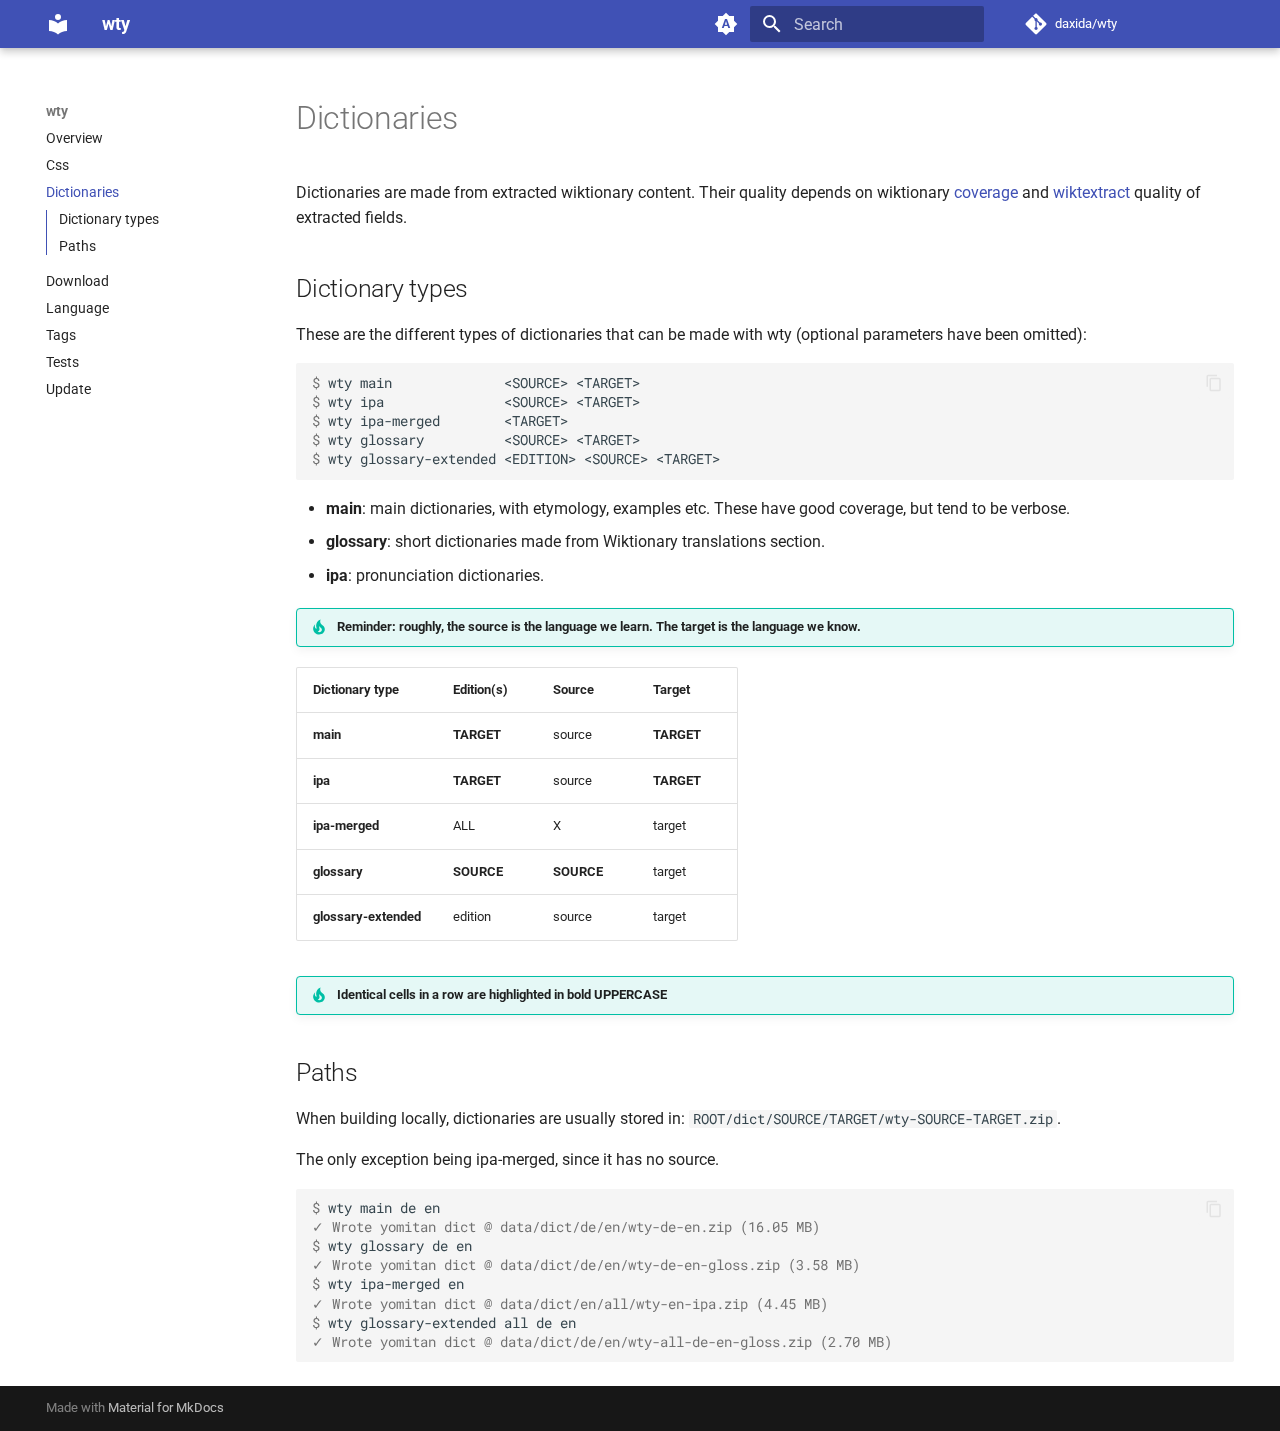
<file: dictionaries/index.html>
<!doctype html>
<html lang="en" class="no-js">
  <head>
    
      <meta charset="utf-8">
      <meta name="viewport" content="width=device-width,initial-scale=1">
      
      
      
      
        <link rel="prev" href="../css/">
      
      
        <link rel="next" href="../download/">
      
      
        
      
      
      <link rel="icon" href="../assets/images/favicon.png">
      <meta name="generator" content="mkdocs-1.6.1, mkdocs-material-9.7.1">
    
    
      
        <title>Dictionaries - wty</title>
      
    
    
      <link rel="stylesheet" href="../assets/stylesheets/main.484c7ddc.min.css">
      
        
        <link rel="stylesheet" href="../assets/stylesheets/palette.ab4e12ef.min.css">
      
      


    
    
      
    
    
      
        
        
        <link rel="preconnect" href="https://fonts.gstatic.com" crossorigin>
        <link rel="stylesheet" href="https://fonts.googleapis.com/css?family=Roboto:300,300i,400,400i,700,700i%7CRoboto+Mono:400,400i,700,700i&display=fallback">
        <style>:root{--md-text-font:"Roboto";--md-code-font:"Roboto Mono"}</style>
      
    
    
      <link rel="stylesheet" href="../stylesheets/extra.css">
    
    <script>__md_scope=new URL("..",location),__md_hash=e=>[...e].reduce(((e,_)=>(e<<5)-e+_.charCodeAt(0)),0),__md_get=(e,_=localStorage,t=__md_scope)=>JSON.parse(_.getItem(t.pathname+"."+e)),__md_set=(e,_,t=localStorage,a=__md_scope)=>{try{t.setItem(a.pathname+"."+e,JSON.stringify(_))}catch(e){}}</script>
    
      

    
    
  </head>
  
  
    
    
      
    
    
    
    
    <body dir="ltr" data-md-color-scheme="default" data-md-color-primary="indigo" data-md-color-accent="indigo">
  
    
    <input class="md-toggle" data-md-toggle="drawer" type="checkbox" id="__drawer" autocomplete="off">
    <input class="md-toggle" data-md-toggle="search" type="checkbox" id="__search" autocomplete="off">
    <label class="md-overlay" for="__drawer"></label>
    <div data-md-component="skip">
      
        
        <a href="#dictionary-types" class="md-skip">
          Skip to content
        </a>
      
    </div>
    <div data-md-component="announce">
      
    </div>
    
    
      

  

<header class="md-header md-header--shadow" data-md-component="header">
  <nav class="md-header__inner md-grid" aria-label="Header">
    <a href=".." title="wty" class="md-header__button md-logo" aria-label="wty" data-md-component="logo">
      
  
  <svg xmlns="http://www.w3.org/2000/svg" viewBox="0 0 24 24"><path d="M12 8a3 3 0 0 0 3-3 3 3 0 0 0-3-3 3 3 0 0 0-3 3 3 3 0 0 0 3 3m0 3.54C9.64 9.35 6.5 8 3 8v11c3.5 0 6.64 1.35 9 3.54 2.36-2.19 5.5-3.54 9-3.54V8c-3.5 0-6.64 1.35-9 3.54"/></svg>

    </a>
    <label class="md-header__button md-icon" for="__drawer">
      
      <svg xmlns="http://www.w3.org/2000/svg" viewBox="0 0 24 24"><path d="M3 6h18v2H3zm0 5h18v2H3zm0 5h18v2H3z"/></svg>
    </label>
    <div class="md-header__title" data-md-component="header-title">
      <div class="md-header__ellipsis">
        <div class="md-header__topic">
          <span class="md-ellipsis">
            wty
          </span>
        </div>
        <div class="md-header__topic" data-md-component="header-topic">
          <span class="md-ellipsis">
            
              Dictionaries
            
          </span>
        </div>
      </div>
    </div>
    
      
        <form class="md-header__option" data-md-component="palette">
  
    
    
    
    <input class="md-option" data-md-color-media="(prefers-color-scheme)" data-md-color-scheme="default" data-md-color-primary="indigo" data-md-color-accent="indigo"  aria-label="Switch to light mode"  type="radio" name="__palette" id="__palette_0">
    
      <label class="md-header__button md-icon" title="Switch to light mode" for="__palette_1" hidden>
        <svg xmlns="http://www.w3.org/2000/svg" viewBox="0 0 24 24"><path d="m14.3 16-.7-2h-3.2l-.7 2H7.8L11 7h2l3.2 9zM20 8.69V4h-4.69L12 .69 8.69 4H4v4.69L.69 12 4 15.31V20h4.69L12 23.31 15.31 20H20v-4.69L23.31 12zm-9.15 3.96h2.3L12 9z"/></svg>
      </label>
    
  
    
    
    
    <input class="md-option" data-md-color-media="(prefers-color-scheme: light)" data-md-color-scheme="default" data-md-color-primary="indigo" data-md-color-accent="indigo"  aria-label="Switch to dark mode"  type="radio" name="__palette" id="__palette_1">
    
      <label class="md-header__button md-icon" title="Switch to dark mode" for="__palette_2" hidden>
        <svg xmlns="http://www.w3.org/2000/svg" viewBox="0 0 24 24"><path d="M12 8a4 4 0 0 0-4 4 4 4 0 0 0 4 4 4 4 0 0 0 4-4 4 4 0 0 0-4-4m0 10a6 6 0 0 1-6-6 6 6 0 0 1 6-6 6 6 0 0 1 6 6 6 6 0 0 1-6 6m8-9.31V4h-4.69L12 .69 8.69 4H4v4.69L.69 12 4 15.31V20h4.69L12 23.31 15.31 20H20v-4.69L23.31 12z"/></svg>
      </label>
    
  
    
    
    
    <input class="md-option" data-md-color-media="(prefers-color-scheme: dark)" data-md-color-scheme="slate" data-md-color-primary="indigo" data-md-color-accent="indigo"  aria-label="Switch to system preference"  type="radio" name="__palette" id="__palette_2">
    
      <label class="md-header__button md-icon" title="Switch to system preference" for="__palette_0" hidden>
        <svg xmlns="http://www.w3.org/2000/svg" viewBox="0 0 24 24"><path d="M12 18c-.89 0-1.74-.2-2.5-.55C11.56 16.5 13 14.42 13 12s-1.44-4.5-3.5-5.45C10.26 6.2 11.11 6 12 6a6 6 0 0 1 6 6 6 6 0 0 1-6 6m8-9.31V4h-4.69L12 .69 8.69 4H4v4.69L.69 12 4 15.31V20h4.69L12 23.31 15.31 20H20v-4.69L23.31 12z"/></svg>
      </label>
    
  
</form>
      
    
    
      <script>var palette=__md_get("__palette");if(palette&&palette.color){if("(prefers-color-scheme)"===palette.color.media){var media=matchMedia("(prefers-color-scheme: light)"),input=document.querySelector(media.matches?"[data-md-color-media='(prefers-color-scheme: light)']":"[data-md-color-media='(prefers-color-scheme: dark)']");palette.color.media=input.getAttribute("data-md-color-media"),palette.color.scheme=input.getAttribute("data-md-color-scheme"),palette.color.primary=input.getAttribute("data-md-color-primary"),palette.color.accent=input.getAttribute("data-md-color-accent")}for(var[key,value]of Object.entries(palette.color))document.body.setAttribute("data-md-color-"+key,value)}</script>
    
    
    
      
      
        <label class="md-header__button md-icon" for="__search">
          
          <svg xmlns="http://www.w3.org/2000/svg" viewBox="0 0 24 24"><path d="M9.5 3A6.5 6.5 0 0 1 16 9.5c0 1.61-.59 3.09-1.56 4.23l.27.27h.79l5 5-1.5 1.5-5-5v-.79l-.27-.27A6.52 6.52 0 0 1 9.5 16 6.5 6.5 0 0 1 3 9.5 6.5 6.5 0 0 1 9.5 3m0 2C7 5 5 7 5 9.5S7 14 9.5 14 14 12 14 9.5 12 5 9.5 5"/></svg>
        </label>
        <div class="md-search" data-md-component="search" role="dialog">
  <label class="md-search__overlay" for="__search"></label>
  <div class="md-search__inner" role="search">
    <form class="md-search__form" name="search">
      <input type="text" class="md-search__input" name="query" aria-label="Search" placeholder="Search" autocapitalize="off" autocorrect="off" autocomplete="off" spellcheck="false" data-md-component="search-query" required>
      <label class="md-search__icon md-icon" for="__search">
        
        <svg xmlns="http://www.w3.org/2000/svg" viewBox="0 0 24 24"><path d="M9.5 3A6.5 6.5 0 0 1 16 9.5c0 1.61-.59 3.09-1.56 4.23l.27.27h.79l5 5-1.5 1.5-5-5v-.79l-.27-.27A6.52 6.52 0 0 1 9.5 16 6.5 6.5 0 0 1 3 9.5 6.5 6.5 0 0 1 9.5 3m0 2C7 5 5 7 5 9.5S7 14 9.5 14 14 12 14 9.5 12 5 9.5 5"/></svg>
        
        <svg xmlns="http://www.w3.org/2000/svg" viewBox="0 0 24 24"><path d="M20 11v2H8l5.5 5.5-1.42 1.42L4.16 12l7.92-7.92L13.5 5.5 8 11z"/></svg>
      </label>
      <nav class="md-search__options" aria-label="Search">
        
        <button type="reset" class="md-search__icon md-icon" title="Clear" aria-label="Clear" tabindex="-1">
          
          <svg xmlns="http://www.w3.org/2000/svg" viewBox="0 0 24 24"><path d="M19 6.41 17.59 5 12 10.59 6.41 5 5 6.41 10.59 12 5 17.59 6.41 19 12 13.41 17.59 19 19 17.59 13.41 12z"/></svg>
        </button>
      </nav>
      
    </form>
    <div class="md-search__output">
      <div class="md-search__scrollwrap" tabindex="0" data-md-scrollfix>
        <div class="md-search-result" data-md-component="search-result">
          <div class="md-search-result__meta">
            Initializing search
          </div>
          <ol class="md-search-result__list" role="presentation"></ol>
        </div>
      </div>
    </div>
  </div>
</div>
      
    
    
      <div class="md-header__source">
        <a href="https://github.com/daxida/wty" title="Go to repository" class="md-source" data-md-component="source">
  <div class="md-source__icon md-icon">
    
    <svg xmlns="http://www.w3.org/2000/svg" viewBox="0 0 448 512"><!--! Font Awesome Free 7.1.0 by @fontawesome - https://fontawesome.com License - https://fontawesome.com/license/free (Icons: CC BY 4.0, Fonts: SIL OFL 1.1, Code: MIT License) Copyright 2025 Fonticons, Inc.--><path d="M439.6 236.1 244 40.5c-5.4-5.5-12.8-8.5-20.4-8.5s-15 3-20.4 8.4L162.5 81l51.5 51.5c27.1-9.1 52.7 16.8 43.4 43.7l49.7 49.7c34.2-11.8 61.2 31 35.5 56.7-26.5 26.5-70.2-2.9-56-37.3L240.3 199v121.9c25.3 12.5 22.3 41.8 9.1 55-6.4 6.4-15.2 10.1-24.3 10.1s-17.8-3.6-24.3-10.1c-17.6-17.6-11.1-46.9 11.2-56v-123c-20.8-8.5-24.6-30.7-18.6-45L142.6 101 8.5 235.1C3 240.6 0 247.9 0 255.5s3 15 8.5 20.4l195.6 195.7c5.4 5.4 12.7 8.4 20.4 8.4s15-3 20.4-8.4l194.7-194.7c5.4-5.4 8.4-12.8 8.4-20.4s-3-15-8.4-20.4"/></svg>
  </div>
  <div class="md-source__repository">
    daxida/wty
  </div>
</a>
      </div>
    
  </nav>
  
</header>
    
    <div class="md-container" data-md-component="container">
      
      
        
          
        
      
      <main class="md-main" data-md-component="main">
        <div class="md-main__inner md-grid">
          
            
              
              <div class="md-sidebar md-sidebar--primary" data-md-component="sidebar" data-md-type="navigation" >
                <div class="md-sidebar__scrollwrap">
                  <div class="md-sidebar__inner">
                    



  

<nav class="md-nav md-nav--primary md-nav--integrated" aria-label="Navigation" data-md-level="0">
  <label class="md-nav__title" for="__drawer">
    <a href=".." title="wty" class="md-nav__button md-logo" aria-label="wty" data-md-component="logo">
      
  
  <svg xmlns="http://www.w3.org/2000/svg" viewBox="0 0 24 24"><path d="M12 8a3 3 0 0 0 3-3 3 3 0 0 0-3-3 3 3 0 0 0-3 3 3 3 0 0 0 3 3m0 3.54C9.64 9.35 6.5 8 3 8v11c3.5 0 6.64 1.35 9 3.54 2.36-2.19 5.5-3.54 9-3.54V8c-3.5 0-6.64 1.35-9 3.54"/></svg>

    </a>
    wty
  </label>
  
    <div class="md-nav__source">
      <a href="https://github.com/daxida/wty" title="Go to repository" class="md-source" data-md-component="source">
  <div class="md-source__icon md-icon">
    
    <svg xmlns="http://www.w3.org/2000/svg" viewBox="0 0 448 512"><!--! Font Awesome Free 7.1.0 by @fontawesome - https://fontawesome.com License - https://fontawesome.com/license/free (Icons: CC BY 4.0, Fonts: SIL OFL 1.1, Code: MIT License) Copyright 2025 Fonticons, Inc.--><path d="M439.6 236.1 244 40.5c-5.4-5.5-12.8-8.5-20.4-8.5s-15 3-20.4 8.4L162.5 81l51.5 51.5c27.1-9.1 52.7 16.8 43.4 43.7l49.7 49.7c34.2-11.8 61.2 31 35.5 56.7-26.5 26.5-70.2-2.9-56-37.3L240.3 199v121.9c25.3 12.5 22.3 41.8 9.1 55-6.4 6.4-15.2 10.1-24.3 10.1s-17.8-3.6-24.3-10.1c-17.6-17.6-11.1-46.9 11.2-56v-123c-20.8-8.5-24.6-30.7-18.6-45L142.6 101 8.5 235.1C3 240.6 0 247.9 0 255.5s3 15 8.5 20.4l195.6 195.7c5.4 5.4 12.7 8.4 20.4 8.4s15-3 20.4-8.4l194.7-194.7c5.4-5.4 8.4-12.8 8.4-20.4s-3-15-8.4-20.4"/></svg>
  </div>
  <div class="md-source__repository">
    daxida/wty
  </div>
</a>
    </div>
  
  <ul class="md-nav__list" data-md-scrollfix>
    
      
      
  
  
  
  
    <li class="md-nav__item">
      <a href=".." class="md-nav__link">
        
  
  
  <span class="md-ellipsis">
    
  
    Overview
  

    
  </span>
  
  

      </a>
    </li>
  

    
      
      
  
  
  
  
    <li class="md-nav__item">
      <a href="../css/" class="md-nav__link">
        
  
  
  <span class="md-ellipsis">
    
  
    Css
  

    
  </span>
  
  

      </a>
    </li>
  

    
      
      
  
  
    
  
  
  
    <li class="md-nav__item md-nav__item--active">
      
      <input class="md-nav__toggle md-toggle" type="checkbox" id="__toc">
      
      
      
        <label class="md-nav__link md-nav__link--active" for="__toc">
          
  
  
  <span class="md-ellipsis">
    
  
    Dictionaries
  

    
  </span>
  
  

          <span class="md-nav__icon md-icon"></span>
        </label>
      
      <a href="./" class="md-nav__link md-nav__link--active">
        
  
  
  <span class="md-ellipsis">
    
  
    Dictionaries
  

    
  </span>
  
  

      </a>
      
        

<nav class="md-nav md-nav--secondary" aria-label="Table of contents">
  
  
  
  
    <label class="md-nav__title" for="__toc">
      <span class="md-nav__icon md-icon"></span>
      Table of contents
    </label>
    <ul class="md-nav__list" data-md-component="toc" data-md-scrollfix>
      
        <li class="md-nav__item">
  <a href="#dictionary-types" class="md-nav__link">
    <span class="md-ellipsis">
      
        Dictionary types
      
    </span>
  </a>
  
</li>
      
        <li class="md-nav__item">
  <a href="#paths" class="md-nav__link">
    <span class="md-ellipsis">
      
        Paths
      
    </span>
  </a>
  
</li>
      
    </ul>
  
</nav>
      
    </li>
  

    
      
      
  
  
  
  
    <li class="md-nav__item">
      <a href="../download/" class="md-nav__link">
        
  
  
  <span class="md-ellipsis">
    
  
    Download
  

    
  </span>
  
  

      </a>
    </li>
  

    
      
      
  
  
  
  
    <li class="md-nav__item">
      <a href="../language/" class="md-nav__link">
        
  
  
  <span class="md-ellipsis">
    
  
    Language
  

    
  </span>
  
  

      </a>
    </li>
  

    
      
      
  
  
  
  
    <li class="md-nav__item">
      <a href="../tags/" class="md-nav__link">
        
  
  
  <span class="md-ellipsis">
    
  
    Tags
  

    
  </span>
  
  

      </a>
    </li>
  

    
      
      
  
  
  
  
    <li class="md-nav__item">
      <a href="../tests/" class="md-nav__link">
        
  
  
  <span class="md-ellipsis">
    
  
    Tests
  

    
  </span>
  
  

      </a>
    </li>
  

    
      
      
  
  
  
  
    <li class="md-nav__item">
      <a href="../update/" class="md-nav__link">
        
  
  
  <span class="md-ellipsis">
    
  
    Update
  

    
  </span>
  
  

      </a>
    </li>
  

    
  </ul>
</nav>
                  </div>
                </div>
              </div>
            
            
          
          
            <div class="md-content" data-md-component="content">
              
              <article class="md-content__inner md-typeset">
                
                  


  
  


  <h1>Dictionaries</h1>

<p>Dictionaries are made from extracted wiktionary content. Their quality depends on wiktionary <a href="https://meta.wikimedia.org/wiki/Wiktionary/Table">coverage</a> and <a href="https://github.com/tatuylonen/wiktextract">wiktextract</a> quality of extracted fields.</p>
<h2 id="dictionary-types">Dictionary types<a class="headerlink" href="#dictionary-types" title="Permanent link">&para;</a></h2>
<p>These are the different types of dictionaries that can be made with wty (optional parameters have been omitted):</p>
<div class="highlight"><pre><span></span><code><span class="gp">$ </span>wty<span class="w"> </span>main<span class="w">              </span>&lt;SOURCE&gt;<span class="w"> </span>&lt;TARGET&gt;
<span class="gp">$ </span>wty<span class="w"> </span>ipa<span class="w">               </span>&lt;SOURCE&gt;<span class="w"> </span>&lt;TARGET&gt;
<span class="gp">$ </span>wty<span class="w"> </span>ipa-merged<span class="w">        </span>&lt;TARGET&gt;
<span class="gp">$ </span>wty<span class="w"> </span>glossary<span class="w">          </span>&lt;SOURCE&gt;<span class="w"> </span>&lt;TARGET&gt;
<span class="gp">$ </span>wty<span class="w"> </span>glossary-extended<span class="w"> </span>&lt;EDITION&gt;<span class="w"> </span>&lt;SOURCE&gt;<span class="w"> </span>&lt;TARGET&gt;
</code></pre></div>
<ul>
<li><strong>main</strong>: main dictionaries, with etymology, examples etc. These have good coverage, but tend to be verbose.</li>
<li><strong>glossary</strong>: short dictionaries made from Wiktionary translations section.</li>
<li><strong>ipa</strong>: pronunciation dictionaries.</li>
</ul>
<div class="admonition tip">
<p class="admonition-title">Reminder: roughly, the source is the language we learn. The target is the language we know.</p>
</div>
<table>
<thead>
<tr>
<th>Dictionary type</th>
<th>Edition(s)</th>
<th>Source</th>
<th>Target</th>
</tr>
</thead>
<tbody>
<tr>
<td><strong>main</strong></td>
<td><strong>TARGET</strong></td>
<td>source</td>
<td><strong>TARGET</strong></td>
</tr>
<tr>
<td><strong>ipa</strong></td>
<td><strong>TARGET</strong></td>
<td>source</td>
<td><strong>TARGET</strong></td>
</tr>
<tr>
<td><strong>ipa-merged</strong></td>
<td>ALL</td>
<td>X</td>
<td>target</td>
</tr>
<tr>
<td><strong>glossary</strong></td>
<td><strong>SOURCE</strong></td>
<td><strong>SOURCE</strong></td>
<td>target</td>
</tr>
<tr>
<td><strong>glossary-extended</strong></td>
<td>edition</td>
<td>source</td>
<td>target</td>
</tr>
</tbody>
</table>
<div class="admonition tip">
<p class="admonition-title">Identical cells in a row are highlighted in bold UPPERCASE</p>
</div>
<h2 id="paths">Paths<a class="headerlink" href="#paths" title="Permanent link">&para;</a></h2>
<p>When building locally, dictionaries are usually stored in: <code>ROOT/dict/SOURCE/TARGET/wty-SOURCE-TARGET.zip</code>.</p>
<p>The only exception being ipa-merged, since it has no source.</p>
<div class="highlight"><pre><span></span><code><span class="gp">$ </span>wty<span class="w"> </span>main<span class="w"> </span>de<span class="w"> </span>en
<span class="go">✓ Wrote yomitan dict @ data/dict/de/en/wty-de-en.zip (16.05 MB)</span>
<span class="gp">$ </span>wty<span class="w"> </span>glossary<span class="w"> </span>de<span class="w"> </span>en
<span class="go">✓ Wrote yomitan dict @ data/dict/de/en/wty-de-en-gloss.zip (3.58 MB)</span>
<span class="gp">$ </span>wty<span class="w"> </span>ipa-merged<span class="w"> </span>en
<span class="go">✓ Wrote yomitan dict @ data/dict/en/all/wty-en-ipa.zip (4.45 MB)</span>
<span class="gp">$ </span>wty<span class="w"> </span>glossary-extended<span class="w"> </span>all<span class="w"> </span>de<span class="w"> </span>en
<span class="go">✓ Wrote yomitan dict @ data/dict/de/en/wty-all-de-en-gloss.zip (2.70 MB)</span>
</code></pre></div>












                
              </article>
            </div>
          
          
<script>var target=document.getElementById(location.hash.slice(1));target&&target.name&&(target.checked=target.name.startsWith("__tabbed_"))</script>
        </div>
        
      </main>
      
        <footer class="md-footer">
  
  <div class="md-footer-meta md-typeset">
    <div class="md-footer-meta__inner md-grid">
      <div class="md-copyright">
  
  
    Made with
    <a href="https://squidfunk.github.io/mkdocs-material/" target="_blank" rel="noopener">
      Material for MkDocs
    </a>
  
</div>
      
    </div>
  </div>
</footer>
      
    </div>
    <div class="md-dialog" data-md-component="dialog">
      <div class="md-dialog__inner md-typeset"></div>
    </div>
    
    
    
      
      
      <script id="__config" type="application/json">{"annotate": null, "base": "..", "features": ["navigation.instant", "navigation.instant.prefetch", "navigation.tracking", "toc.integrate", "content.code.copy"], "search": "../assets/javascripts/workers/search.2c215733.min.js", "tags": null, "translations": {"clipboard.copied": "Copied to clipboard", "clipboard.copy": "Copy to clipboard", "search.result.more.one": "1 more on this page", "search.result.more.other": "# more on this page", "search.result.none": "No matching documents", "search.result.one": "1 matching document", "search.result.other": "# matching documents", "search.result.placeholder": "Type to start searching", "search.result.term.missing": "Missing", "select.version": "Select version"}, "version": null}</script>
    
    
      <script src="../assets/javascripts/bundle.79ae519e.min.js"></script>
      
        <script src="../javascripts/download.js"></script>
      
    
  </body>
</html>
</file>
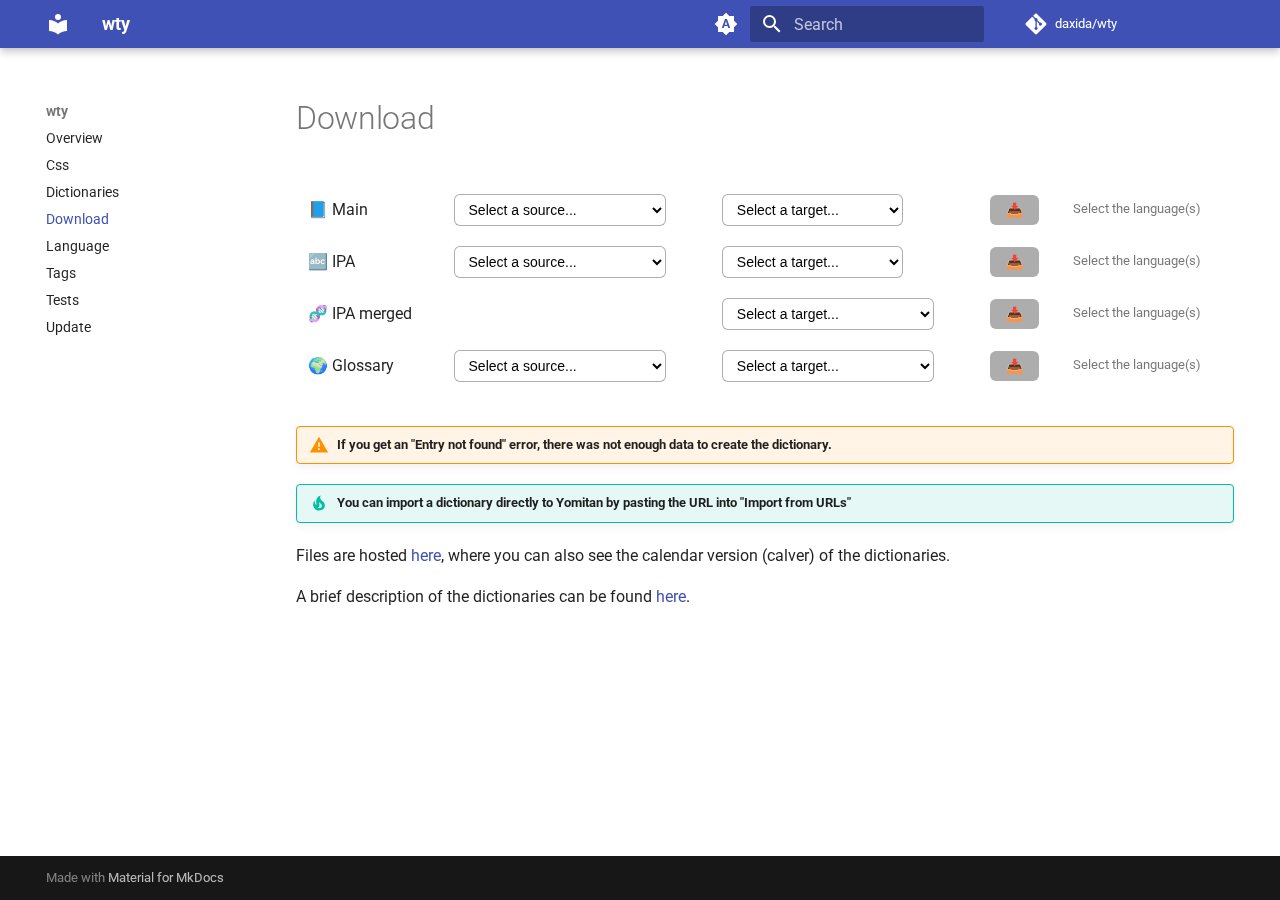
<file: download/index.html>
<!doctype html>
<html lang="en" class="no-js">
  <head>
    
      <meta charset="utf-8">
      <meta name="viewport" content="width=device-width,initial-scale=1">
      
      
      
      
        <link rel="prev" href="../dictionaries/">
      
      
        <link rel="next" href="../language/">
      
      
        
      
      
      <link rel="icon" href="../assets/images/favicon.png">
      <meta name="generator" content="mkdocs-1.6.1, mkdocs-material-9.7.1">
    
    
      
        <title>Download - wty</title>
      
    
    
      <link rel="stylesheet" href="../assets/stylesheets/main.484c7ddc.min.css">
      
        
        <link rel="stylesheet" href="../assets/stylesheets/palette.ab4e12ef.min.css">
      
      


    
    
      
    
    
      
        
        
        <link rel="preconnect" href="https://fonts.gstatic.com" crossorigin>
        <link rel="stylesheet" href="https://fonts.googleapis.com/css?family=Roboto:300,300i,400,400i,700,700i%7CRoboto+Mono:400,400i,700,700i&display=fallback">
        <style>:root{--md-text-font:"Roboto";--md-code-font:"Roboto Mono"}</style>
      
    
    
      <link rel="stylesheet" href="../stylesheets/extra.css">
    
    <script>__md_scope=new URL("..",location),__md_hash=e=>[...e].reduce(((e,_)=>(e<<5)-e+_.charCodeAt(0)),0),__md_get=(e,_=localStorage,t=__md_scope)=>JSON.parse(_.getItem(t.pathname+"."+e)),__md_set=(e,_,t=localStorage,a=__md_scope)=>{try{t.setItem(a.pathname+"."+e,JSON.stringify(_))}catch(e){}}</script>
    
      

    
    
  </head>
  
  
    
    
      
    
    
    
    
    <body dir="ltr" data-md-color-scheme="default" data-md-color-primary="indigo" data-md-color-accent="indigo">
  
    
    <input class="md-toggle" data-md-toggle="drawer" type="checkbox" id="__drawer" autocomplete="off">
    <input class="md-toggle" data-md-toggle="search" type="checkbox" id="__search" autocomplete="off">
    <label class="md-overlay" for="__drawer"></label>
    <div data-md-component="skip">
      
        
        <a href="#download" class="md-skip">
          Skip to content
        </a>
      
    </div>
    <div data-md-component="announce">
      
    </div>
    
    
      

  

<header class="md-header md-header--shadow" data-md-component="header">
  <nav class="md-header__inner md-grid" aria-label="Header">
    <a href=".." title="wty" class="md-header__button md-logo" aria-label="wty" data-md-component="logo">
      
  
  <svg xmlns="http://www.w3.org/2000/svg" viewBox="0 0 24 24"><path d="M12 8a3 3 0 0 0 3-3 3 3 0 0 0-3-3 3 3 0 0 0-3 3 3 3 0 0 0 3 3m0 3.54C9.64 9.35 6.5 8 3 8v11c3.5 0 6.64 1.35 9 3.54 2.36-2.19 5.5-3.54 9-3.54V8c-3.5 0-6.64 1.35-9 3.54"/></svg>

    </a>
    <label class="md-header__button md-icon" for="__drawer">
      
      <svg xmlns="http://www.w3.org/2000/svg" viewBox="0 0 24 24"><path d="M3 6h18v2H3zm0 5h18v2H3zm0 5h18v2H3z"/></svg>
    </label>
    <div class="md-header__title" data-md-component="header-title">
      <div class="md-header__ellipsis">
        <div class="md-header__topic">
          <span class="md-ellipsis">
            wty
          </span>
        </div>
        <div class="md-header__topic" data-md-component="header-topic">
          <span class="md-ellipsis">
            
              Download
            
          </span>
        </div>
      </div>
    </div>
    
      
        <form class="md-header__option" data-md-component="palette">
  
    
    
    
    <input class="md-option" data-md-color-media="(prefers-color-scheme)" data-md-color-scheme="default" data-md-color-primary="indigo" data-md-color-accent="indigo"  aria-label="Switch to light mode"  type="radio" name="__palette" id="__palette_0">
    
      <label class="md-header__button md-icon" title="Switch to light mode" for="__palette_1" hidden>
        <svg xmlns="http://www.w3.org/2000/svg" viewBox="0 0 24 24"><path d="m14.3 16-.7-2h-3.2l-.7 2H7.8L11 7h2l3.2 9zM20 8.69V4h-4.69L12 .69 8.69 4H4v4.69L.69 12 4 15.31V20h4.69L12 23.31 15.31 20H20v-4.69L23.31 12zm-9.15 3.96h2.3L12 9z"/></svg>
      </label>
    
  
    
    
    
    <input class="md-option" data-md-color-media="(prefers-color-scheme: light)" data-md-color-scheme="default" data-md-color-primary="indigo" data-md-color-accent="indigo"  aria-label="Switch to dark mode"  type="radio" name="__palette" id="__palette_1">
    
      <label class="md-header__button md-icon" title="Switch to dark mode" for="__palette_2" hidden>
        <svg xmlns="http://www.w3.org/2000/svg" viewBox="0 0 24 24"><path d="M12 8a4 4 0 0 0-4 4 4 4 0 0 0 4 4 4 4 0 0 0 4-4 4 4 0 0 0-4-4m0 10a6 6 0 0 1-6-6 6 6 0 0 1 6-6 6 6 0 0 1 6 6 6 6 0 0 1-6 6m8-9.31V4h-4.69L12 .69 8.69 4H4v4.69L.69 12 4 15.31V20h4.69L12 23.31 15.31 20H20v-4.69L23.31 12z"/></svg>
      </label>
    
  
    
    
    
    <input class="md-option" data-md-color-media="(prefers-color-scheme: dark)" data-md-color-scheme="slate" data-md-color-primary="indigo" data-md-color-accent="indigo"  aria-label="Switch to system preference"  type="radio" name="__palette" id="__palette_2">
    
      <label class="md-header__button md-icon" title="Switch to system preference" for="__palette_0" hidden>
        <svg xmlns="http://www.w3.org/2000/svg" viewBox="0 0 24 24"><path d="M12 18c-.89 0-1.74-.2-2.5-.55C11.56 16.5 13 14.42 13 12s-1.44-4.5-3.5-5.45C10.26 6.2 11.11 6 12 6a6 6 0 0 1 6 6 6 6 0 0 1-6 6m8-9.31V4h-4.69L12 .69 8.69 4H4v4.69L.69 12 4 15.31V20h4.69L12 23.31 15.31 20H20v-4.69L23.31 12z"/></svg>
      </label>
    
  
</form>
      
    
    
      <script>var palette=__md_get("__palette");if(palette&&palette.color){if("(prefers-color-scheme)"===palette.color.media){var media=matchMedia("(prefers-color-scheme: light)"),input=document.querySelector(media.matches?"[data-md-color-media='(prefers-color-scheme: light)']":"[data-md-color-media='(prefers-color-scheme: dark)']");palette.color.media=input.getAttribute("data-md-color-media"),palette.color.scheme=input.getAttribute("data-md-color-scheme"),palette.color.primary=input.getAttribute("data-md-color-primary"),palette.color.accent=input.getAttribute("data-md-color-accent")}for(var[key,value]of Object.entries(palette.color))document.body.setAttribute("data-md-color-"+key,value)}</script>
    
    
    
      
      
        <label class="md-header__button md-icon" for="__search">
          
          <svg xmlns="http://www.w3.org/2000/svg" viewBox="0 0 24 24"><path d="M9.5 3A6.5 6.5 0 0 1 16 9.5c0 1.61-.59 3.09-1.56 4.23l.27.27h.79l5 5-1.5 1.5-5-5v-.79l-.27-.27A6.52 6.52 0 0 1 9.5 16 6.5 6.5 0 0 1 3 9.5 6.5 6.5 0 0 1 9.5 3m0 2C7 5 5 7 5 9.5S7 14 9.5 14 14 12 14 9.5 12 5 9.5 5"/></svg>
        </label>
        <div class="md-search" data-md-component="search" role="dialog">
  <label class="md-search__overlay" for="__search"></label>
  <div class="md-search__inner" role="search">
    <form class="md-search__form" name="search">
      <input type="text" class="md-search__input" name="query" aria-label="Search" placeholder="Search" autocapitalize="off" autocorrect="off" autocomplete="off" spellcheck="false" data-md-component="search-query" required>
      <label class="md-search__icon md-icon" for="__search">
        
        <svg xmlns="http://www.w3.org/2000/svg" viewBox="0 0 24 24"><path d="M9.5 3A6.5 6.5 0 0 1 16 9.5c0 1.61-.59 3.09-1.56 4.23l.27.27h.79l5 5-1.5 1.5-5-5v-.79l-.27-.27A6.52 6.52 0 0 1 9.5 16 6.5 6.5 0 0 1 3 9.5 6.5 6.5 0 0 1 9.5 3m0 2C7 5 5 7 5 9.5S7 14 9.5 14 14 12 14 9.5 12 5 9.5 5"/></svg>
        
        <svg xmlns="http://www.w3.org/2000/svg" viewBox="0 0 24 24"><path d="M20 11v2H8l5.5 5.5-1.42 1.42L4.16 12l7.92-7.92L13.5 5.5 8 11z"/></svg>
      </label>
      <nav class="md-search__options" aria-label="Search">
        
        <button type="reset" class="md-search__icon md-icon" title="Clear" aria-label="Clear" tabindex="-1">
          
          <svg xmlns="http://www.w3.org/2000/svg" viewBox="0 0 24 24"><path d="M19 6.41 17.59 5 12 10.59 6.41 5 5 6.41 10.59 12 5 17.59 6.41 19 12 13.41 17.59 19 19 17.59 13.41 12z"/></svg>
        </button>
      </nav>
      
    </form>
    <div class="md-search__output">
      <div class="md-search__scrollwrap" tabindex="0" data-md-scrollfix>
        <div class="md-search-result" data-md-component="search-result">
          <div class="md-search-result__meta">
            Initializing search
          </div>
          <ol class="md-search-result__list" role="presentation"></ol>
        </div>
      </div>
    </div>
  </div>
</div>
      
    
    
      <div class="md-header__source">
        <a href="https://github.com/daxida/wty" title="Go to repository" class="md-source" data-md-component="source">
  <div class="md-source__icon md-icon">
    
    <svg xmlns="http://www.w3.org/2000/svg" viewBox="0 0 448 512"><!--! Font Awesome Free 7.1.0 by @fontawesome - https://fontawesome.com License - https://fontawesome.com/license/free (Icons: CC BY 4.0, Fonts: SIL OFL 1.1, Code: MIT License) Copyright 2025 Fonticons, Inc.--><path d="M439.6 236.1 244 40.5c-5.4-5.5-12.8-8.5-20.4-8.5s-15 3-20.4 8.4L162.5 81l51.5 51.5c27.1-9.1 52.7 16.8 43.4 43.7l49.7 49.7c34.2-11.8 61.2 31 35.5 56.7-26.5 26.5-70.2-2.9-56-37.3L240.3 199v121.9c25.3 12.5 22.3 41.8 9.1 55-6.4 6.4-15.2 10.1-24.3 10.1s-17.8-3.6-24.3-10.1c-17.6-17.6-11.1-46.9 11.2-56v-123c-20.8-8.5-24.6-30.7-18.6-45L142.6 101 8.5 235.1C3 240.6 0 247.9 0 255.5s3 15 8.5 20.4l195.6 195.7c5.4 5.4 12.7 8.4 20.4 8.4s15-3 20.4-8.4l194.7-194.7c5.4-5.4 8.4-12.8 8.4-20.4s-3-15-8.4-20.4"/></svg>
  </div>
  <div class="md-source__repository">
    daxida/wty
  </div>
</a>
      </div>
    
  </nav>
  
</header>
    
    <div class="md-container" data-md-component="container">
      
      
        
          
        
      
      <main class="md-main" data-md-component="main">
        <div class="md-main__inner md-grid">
          
            
              
              <div class="md-sidebar md-sidebar--primary" data-md-component="sidebar" data-md-type="navigation" >
                <div class="md-sidebar__scrollwrap">
                  <div class="md-sidebar__inner">
                    



  

<nav class="md-nav md-nav--primary md-nav--integrated" aria-label="Navigation" data-md-level="0">
  <label class="md-nav__title" for="__drawer">
    <a href=".." title="wty" class="md-nav__button md-logo" aria-label="wty" data-md-component="logo">
      
  
  <svg xmlns="http://www.w3.org/2000/svg" viewBox="0 0 24 24"><path d="M12 8a3 3 0 0 0 3-3 3 3 0 0 0-3-3 3 3 0 0 0-3 3 3 3 0 0 0 3 3m0 3.54C9.64 9.35 6.5 8 3 8v11c3.5 0 6.64 1.35 9 3.54 2.36-2.19 5.5-3.54 9-3.54V8c-3.5 0-6.64 1.35-9 3.54"/></svg>

    </a>
    wty
  </label>
  
    <div class="md-nav__source">
      <a href="https://github.com/daxida/wty" title="Go to repository" class="md-source" data-md-component="source">
  <div class="md-source__icon md-icon">
    
    <svg xmlns="http://www.w3.org/2000/svg" viewBox="0 0 448 512"><!--! Font Awesome Free 7.1.0 by @fontawesome - https://fontawesome.com License - https://fontawesome.com/license/free (Icons: CC BY 4.0, Fonts: SIL OFL 1.1, Code: MIT License) Copyright 2025 Fonticons, Inc.--><path d="M439.6 236.1 244 40.5c-5.4-5.5-12.8-8.5-20.4-8.5s-15 3-20.4 8.4L162.5 81l51.5 51.5c27.1-9.1 52.7 16.8 43.4 43.7l49.7 49.7c34.2-11.8 61.2 31 35.5 56.7-26.5 26.5-70.2-2.9-56-37.3L240.3 199v121.9c25.3 12.5 22.3 41.8 9.1 55-6.4 6.4-15.2 10.1-24.3 10.1s-17.8-3.6-24.3-10.1c-17.6-17.6-11.1-46.9 11.2-56v-123c-20.8-8.5-24.6-30.7-18.6-45L142.6 101 8.5 235.1C3 240.6 0 247.9 0 255.5s3 15 8.5 20.4l195.6 195.7c5.4 5.4 12.7 8.4 20.4 8.4s15-3 20.4-8.4l194.7-194.7c5.4-5.4 8.4-12.8 8.4-20.4s-3-15-8.4-20.4"/></svg>
  </div>
  <div class="md-source__repository">
    daxida/wty
  </div>
</a>
    </div>
  
  <ul class="md-nav__list" data-md-scrollfix>
    
      
      
  
  
  
  
    <li class="md-nav__item">
      <a href=".." class="md-nav__link">
        
  
  
  <span class="md-ellipsis">
    
  
    Overview
  

    
  </span>
  
  

      </a>
    </li>
  

    
      
      
  
  
  
  
    <li class="md-nav__item">
      <a href="../css/" class="md-nav__link">
        
  
  
  <span class="md-ellipsis">
    
  
    Css
  

    
  </span>
  
  

      </a>
    </li>
  

    
      
      
  
  
  
  
    <li class="md-nav__item">
      <a href="../dictionaries/" class="md-nav__link">
        
  
  
  <span class="md-ellipsis">
    
  
    Dictionaries
  

    
  </span>
  
  

      </a>
    </li>
  

    
      
      
  
  
    
  
  
  
    <li class="md-nav__item md-nav__item--active">
      
      <input class="md-nav__toggle md-toggle" type="checkbox" id="__toc">
      
      
        
      
      
      <a href="./" class="md-nav__link md-nav__link--active">
        
  
  
  <span class="md-ellipsis">
    
  
    Download
  

    
  </span>
  
  

      </a>
      
    </li>
  

    
      
      
  
  
  
  
    <li class="md-nav__item">
      <a href="../language/" class="md-nav__link">
        
  
  
  <span class="md-ellipsis">
    
  
    Language
  

    
  </span>
  
  

      </a>
    </li>
  

    
      
      
  
  
  
  
    <li class="md-nav__item">
      <a href="../tags/" class="md-nav__link">
        
  
  
  <span class="md-ellipsis">
    
  
    Tags
  

    
  </span>
  
  

      </a>
    </li>
  

    
      
      
  
  
  
  
    <li class="md-nav__item">
      <a href="../tests/" class="md-nav__link">
        
  
  
  <span class="md-ellipsis">
    
  
    Tests
  

    
  </span>
  
  

      </a>
    </li>
  

    
      
      
  
  
  
  
    <li class="md-nav__item">
      <a href="../update/" class="md-nav__link">
        
  
  
  <span class="md-ellipsis">
    
  
    Update
  

    
  </span>
  
  

      </a>
    </li>
  

    
  </ul>
</nav>
                  </div>
                </div>
              </div>
            
            
          
          
            <div class="md-content" data-md-component="content">
              
              <article class="md-content__inner md-typeset">
                
                  


  
  


<h1 id="download">Download<a class="headerlink" href="#download" title="Permanent link">&para;</a></h1>
<table class="download-table">
  <tbody>
<tr data-type="main" class="download-line">
  <th>📘 Main</th>
  <td>
      <select class="dl-source">
        <option value="" selected disabled>Select a source...</option>
          <option value="sq">🇦🇱 Albanian</option>
        <option value="arz">🇪🇬 Arabic, Egyptian</option>
        <option value="afb">🇦🇪 Arabic, Gulf</option>
        <option value="ar">🟩 Arabic, MSA</option>
        <option value="apc">🇱🇧 Arabic, North Levantine</option>
        <option value="ajp">🇯🇴 Arabic, South Levantine</option>
        <option value="aii">🌞 Assyrian Neo-Aramaic</option>
        <option value="ast">🏳️ Asturian</option>
        <option value="be">🇧🇾 Belarusian</option>
        <option value="bn">🇧🇩 Bengali</option>
        <option value="bg">🇧🇬 Bulgarian</option>
        <option value="yue">🏳️ Cantonese</option>
        <option value="ca">🏳️ Catalan</option>
        <option value="ceb">🇵🇭 Cebuano</option>
        <option value="zh">🇨🇳 Chinese, Mandarin</option>
        <option value="cs">🇨🇿 Czech</option>
        <option value="da">🇩🇰 Danish</option>
        <option value="nl">🇳🇱 Dutch</option>
        <option value="en">🇬🇧 English</option>
        <option value="enm">🏰 English, Middle</option>
        <option value="ang">🗡️ English, Old</option>
        <option value="simple">🇬🇧 English, Simple</option>
        <option value="eo">🌍 Esperanto</option>
        <option value="et">🇪🇪 Estonian</option>
        <option value="fi">🇫🇮 Finnish</option>
        <option value="fr">🇫🇷 French</option>
        <option value="gl">🏳️ Galician</option>
        <option value="ka">🇬🇪 Georgian</option>
        <option value="de">🇩🇪 German</option>
        <option value="el">🇬🇷 Greek</option>
        <option value="grc">🏺 Greek, Ancient</option>
        <option value="haw">🏝️ Hawaiian</option>
        <option value="he">🇮🇱 Hebrew</option>
        <option value="hi">🇮🇳 Hindi</option>
        <option value="hu">🇭🇺 Hungarian</option>
        <option value="is">🇮🇸 Icelandic</option>
        <option value="id">🇮🇩 Indonesian</option>
        <option value="ga">🇮🇪 Irish</option>
        <option value="sga">🍀 Irish, Old</option>
        <option value="it">🇮🇹 Italian</option>
        <option value="ja">🇯🇵 Japanese</option>
        <option value="kn">🇮🇳 Kannada</option>
        <option value="kk">🇰🇿 Kazakh</option>
        <option value="km">🇰🇭 Khmer</option>
        <option value="ko">🇰🇷 Korean</option>
        <option value="ku">🇮🇶 Kurdish</option>
        <option value="lo">🇱🇦 Lao</option>
        <option value="la">🏛 Latin</option>
        <option value="lv">🇱🇻 Latvian</option>
        <option value="lt">🇱🇹 Lithuanian</option>
        <option value="mk">🇲🇰 Macedonian</option>
        <option value="ms">🇲🇾 Malay</option>
        <option value="mt">🇲🇹 Maltese</option>
        <option value="mr">🇮🇳 Marathi</option>
        <option value="mn">🇲🇳 Mongolian</option>
        <option value="no">🇳🇴 Norwegian</option>
        <option value="nb">🇳🇴🏙️ Norwegian, Bokmål</option>
        <option value="nn">🇳🇴🌲 Norwegian, Nynorsk</option>
        <option value="fa">🇮🇷 Persian</option>
        <option value="pl">🇵🇱 Polish</option>
        <option value="pt">🇵🇹 Portuguese</option>
        <option value="ro">🇷🇴 Romanian</option>
        <option value="ru">🇷🇺 Russian</option>
        <option value="sa">🏳️ Sanskrit</option>
        <option value="sh">🇷🇸🇭🇷 Serbo-Croatian</option>
        <option value="scn">🍋 Sicilian</option>
        <option value="sl">🇸🇮 Slovene</option>
        <option value="es">🇪🇸 Spanish</option>
        <option value="sv">🇸🇪 Swedish</option>
        <option value="tl">🇵🇭 Tagalog</option>
        <option value="te">🇮🇳 Telugu</option>
        <option value="th">🇹🇭 Thai</option>
        <option value="tok">🗣️ Toki Pona</option>
        <option value="tr">🇹🇷 Turkish</option>
        <option value="uk">🇺🇦 Ukrainian</option>
        <option value="ur">🇵🇰 Urdu</option>
        <option value="vi">🇻🇳 Vietnamese</option>
        <option value="cy">🏴󠁧󠁢󠁷󠁬󠁳󠁿 Welsh</option>
        <option value="yi">🏳️ Yiddish</option>
      </select>
        </td>
  <td>
    <select class="dl-target">
      <option value="" selected disabled>Select a target...</option>
        <option value="zh">🇨🇳 Chinese, Mandarin</option>
          <option value="cs">🇨🇿 Czech</option>
          <option value="nl">🇳🇱 Dutch</option>
          <option value="en">🇬🇧 English</option>
          <option value="simple">🇬🇧 English, Simple</option>
          <option value="fr">🇫🇷 French</option>
          <option value="de">🇩🇪 German</option>
          <option value="el">🇬🇷 Greek</option>
          <option value="id">🇮🇩 Indonesian</option>
          <option value="it">🇮🇹 Italian</option>
          <option value="ja">🇯🇵 Japanese</option>
          <option value="ko">🇰🇷 Korean</option>
          <option value="ku">🇮🇶 Kurdish</option>
          <option value="ms">🇲🇾 Malay</option>
          <option value="pl">🇵🇱 Polish</option>
          <option value="pt">🇵🇹 Portuguese</option>
          <option value="ru">🇷🇺 Russian</option>
          <option value="es">🇪🇸 Spanish</option>
          <option value="th">🇹🇭 Thai</option>
          <option value="tr">🇹🇷 Turkish</option>
          <option value="vi">🇻🇳 Vietnamese</option>
    </select>
  </td>
  <td>
    <button class="dl-btn">📥</button>
  </td>
  <td class="dl-info"></td>
</tr>
<tr data-type="ipa" class="download-line">
  <th>🔤 IPA</th>
  <td>
      <select class="dl-source">
        <option value="" selected disabled>Select a source...</option>
          <option value="sq">🇦🇱 Albanian</option>
        <option value="arz">🇪🇬 Arabic, Egyptian</option>
        <option value="afb">🇦🇪 Arabic, Gulf</option>
        <option value="ar">🟩 Arabic, MSA</option>
        <option value="apc">🇱🇧 Arabic, North Levantine</option>
        <option value="ajp">🇯🇴 Arabic, South Levantine</option>
        <option value="aii">🌞 Assyrian Neo-Aramaic</option>
        <option value="ast">🏳️ Asturian</option>
        <option value="be">🇧🇾 Belarusian</option>
        <option value="bn">🇧🇩 Bengali</option>
        <option value="bg">🇧🇬 Bulgarian</option>
        <option value="yue">🏳️ Cantonese</option>
        <option value="ca">🏳️ Catalan</option>
        <option value="ceb">🇵🇭 Cebuano</option>
        <option value="zh">🇨🇳 Chinese, Mandarin</option>
        <option value="cs">🇨🇿 Czech</option>
        <option value="da">🇩🇰 Danish</option>
        <option value="nl">🇳🇱 Dutch</option>
        <option value="en">🇬🇧 English</option>
        <option value="enm">🏰 English, Middle</option>
        <option value="ang">🗡️ English, Old</option>
        <option value="eo">🌍 Esperanto</option>
        <option value="et">🇪🇪 Estonian</option>
        <option value="fi">🇫🇮 Finnish</option>
        <option value="fr">🇫🇷 French</option>
        <option value="gl">🏳️ Galician</option>
        <option value="ka">🇬🇪 Georgian</option>
        <option value="de">🇩🇪 German</option>
        <option value="el">🇬🇷 Greek</option>
        <option value="grc">🏺 Greek, Ancient</option>
        <option value="haw">🏝️ Hawaiian</option>
        <option value="he">🇮🇱 Hebrew</option>
        <option value="hi">🇮🇳 Hindi</option>
        <option value="hu">🇭🇺 Hungarian</option>
        <option value="is">🇮🇸 Icelandic</option>
        <option value="id">🇮🇩 Indonesian</option>
        <option value="ga">🇮🇪 Irish</option>
        <option value="sga">🍀 Irish, Old</option>
        <option value="it">🇮🇹 Italian</option>
        <option value="ja">🇯🇵 Japanese</option>
        <option value="kn">🇮🇳 Kannada</option>
        <option value="kk">🇰🇿 Kazakh</option>
        <option value="km">🇰🇭 Khmer</option>
        <option value="ko">🇰🇷 Korean</option>
        <option value="ku">🇮🇶 Kurdish</option>
        <option value="lo">🇱🇦 Lao</option>
        <option value="la">🏛 Latin</option>
        <option value="lv">🇱🇻 Latvian</option>
        <option value="lt">🇱🇹 Lithuanian</option>
        <option value="mk">🇲🇰 Macedonian</option>
        <option value="ms">🇲🇾 Malay</option>
        <option value="mt">🇲🇹 Maltese</option>
        <option value="mr">🇮🇳 Marathi</option>
        <option value="mn">🇲🇳 Mongolian</option>
        <option value="no">🇳🇴 Norwegian</option>
        <option value="nb">🇳🇴🏙️ Norwegian, Bokmål</option>
        <option value="nn">🇳🇴🌲 Norwegian, Nynorsk</option>
        <option value="fa">🇮🇷 Persian</option>
        <option value="pl">🇵🇱 Polish</option>
        <option value="pt">🇵🇹 Portuguese</option>
        <option value="ro">🇷🇴 Romanian</option>
        <option value="ru">🇷🇺 Russian</option>
        <option value="sa">🏳️ Sanskrit</option>
        <option value="sh">🇷🇸🇭🇷 Serbo-Croatian</option>
        <option value="scn">🍋 Sicilian</option>
        <option value="sl">🇸🇮 Slovene</option>
        <option value="es">🇪🇸 Spanish</option>
        <option value="sv">🇸🇪 Swedish</option>
        <option value="tl">🇵🇭 Tagalog</option>
        <option value="te">🇮🇳 Telugu</option>
        <option value="th">🇹🇭 Thai</option>
        <option value="tok">🗣️ Toki Pona</option>
        <option value="tr">🇹🇷 Turkish</option>
        <option value="uk">🇺🇦 Ukrainian</option>
        <option value="ur">🇵🇰 Urdu</option>
        <option value="vi">🇻🇳 Vietnamese</option>
        <option value="cy">🏴󠁧󠁢󠁷󠁬󠁳󠁿 Welsh</option>
        <option value="yi">🏳️ Yiddish</option>
      </select>
        </td>
  <td>
    <select class="dl-target">
      <option value="" selected disabled>Select a target...</option>
        <option value="zh">🇨🇳 Chinese, Mandarin</option>
          <option value="cs">🇨🇿 Czech</option>
          <option value="nl">🇳🇱 Dutch</option>
          <option value="en">🇬🇧 English</option>
          <option value="fr">🇫🇷 French</option>
          <option value="de">🇩🇪 German</option>
          <option value="el">🇬🇷 Greek</option>
          <option value="id">🇮🇩 Indonesian</option>
          <option value="it">🇮🇹 Italian</option>
          <option value="ja">🇯🇵 Japanese</option>
          <option value="ko">🇰🇷 Korean</option>
          <option value="ku">🇮🇶 Kurdish</option>
          <option value="ms">🇲🇾 Malay</option>
          <option value="pl">🇵🇱 Polish</option>
          <option value="pt">🇵🇹 Portuguese</option>
          <option value="ru">🇷🇺 Russian</option>
          <option value="es">🇪🇸 Spanish</option>
          <option value="th">🇹🇭 Thai</option>
          <option value="tr">🇹🇷 Turkish</option>
          <option value="vi">🇻🇳 Vietnamese</option>
    </select>
  </td>
  <td>
    <button class="dl-btn">📥</button>
  </td>
  <td class="dl-info"></td>
</tr>
<tr data-type="ipa-merged" class="download-line no-source">
  <th>🧬 IPA merged</th>
  <td></td>
  <td>
    <select class="dl-target">
      <option value="" selected disabled>Select a target...</option>
        <option value="sq">🇦🇱 Albanian</option>
        <option value="arz">🇪🇬 Arabic, Egyptian</option>
        <option value="afb">🇦🇪 Arabic, Gulf</option>
        <option value="ar">🟩 Arabic, MSA</option>
        <option value="apc">🇱🇧 Arabic, North Levantine</option>
        <option value="ajp">🇯🇴 Arabic, South Levantine</option>
        <option value="aii">🌞 Assyrian Neo-Aramaic</option>
        <option value="ast">🏳️ Asturian</option>
        <option value="be">🇧🇾 Belarusian</option>
        <option value="bn">🇧🇩 Bengali</option>
        <option value="bg">🇧🇬 Bulgarian</option>
        <option value="yue">🏳️ Cantonese</option>
        <option value="ca">🏳️ Catalan</option>
        <option value="ceb">🇵🇭 Cebuano</option>
        <option value="zh">🇨🇳 Chinese, Mandarin</option>
        <option value="cs">🇨🇿 Czech</option>
        <option value="da">🇩🇰 Danish</option>
        <option value="nl">🇳🇱 Dutch</option>
        <option value="en">🇬🇧 English</option>
        <option value="enm">🏰 English, Middle</option>
        <option value="ang">🗡️ English, Old</option>
        <option value="eo">🌍 Esperanto</option>
        <option value="et">🇪🇪 Estonian</option>
        <option value="fi">🇫🇮 Finnish</option>
        <option value="fr">🇫🇷 French</option>
        <option value="gl">🏳️ Galician</option>
        <option value="ka">🇬🇪 Georgian</option>
        <option value="de">🇩🇪 German</option>
        <option value="el">🇬🇷 Greek</option>
        <option value="grc">🏺 Greek, Ancient</option>
        <option value="haw">🏝️ Hawaiian</option>
        <option value="he">🇮🇱 Hebrew</option>
        <option value="hi">🇮🇳 Hindi</option>
        <option value="hu">🇭🇺 Hungarian</option>
        <option value="is">🇮🇸 Icelandic</option>
        <option value="id">🇮🇩 Indonesian</option>
        <option value="ga">🇮🇪 Irish</option>
        <option value="sga">🍀 Irish, Old</option>
        <option value="it">🇮🇹 Italian</option>
        <option value="ja">🇯🇵 Japanese</option>
        <option value="kn">🇮🇳 Kannada</option>
        <option value="kk">🇰🇿 Kazakh</option>
        <option value="km">🇰🇭 Khmer</option>
        <option value="ko">🇰🇷 Korean</option>
        <option value="ku">🇮🇶 Kurdish</option>
        <option value="lo">🇱🇦 Lao</option>
        <option value="la">🏛 Latin</option>
        <option value="lv">🇱🇻 Latvian</option>
        <option value="lt">🇱🇹 Lithuanian</option>
        <option value="mk">🇲🇰 Macedonian</option>
        <option value="ms">🇲🇾 Malay</option>
        <option value="mt">🇲🇹 Maltese</option>
        <option value="mr">🇮🇳 Marathi</option>
        <option value="mn">🇲🇳 Mongolian</option>
        <option value="no">🇳🇴 Norwegian</option>
        <option value="nb">🇳🇴🏙️ Norwegian, Bokmål</option>
        <option value="nn">🇳🇴🌲 Norwegian, Nynorsk</option>
        <option value="fa">🇮🇷 Persian</option>
        <option value="pl">🇵🇱 Polish</option>
        <option value="pt">🇵🇹 Portuguese</option>
        <option value="ro">🇷🇴 Romanian</option>
        <option value="ru">🇷🇺 Russian</option>
        <option value="sa">🏳️ Sanskrit</option>
        <option value="sh">🇷🇸🇭🇷 Serbo-Croatian</option>
        <option value="scn">🍋 Sicilian</option>
        <option value="sl">🇸🇮 Slovene</option>
        <option value="es">🇪🇸 Spanish</option>
        <option value="sv">🇸🇪 Swedish</option>
        <option value="tl">🇵🇭 Tagalog</option>
        <option value="te">🇮🇳 Telugu</option>
        <option value="th">🇹🇭 Thai</option>
        <option value="tok">🗣️ Toki Pona</option>
        <option value="tr">🇹🇷 Turkish</option>
        <option value="uk">🇺🇦 Ukrainian</option>
        <option value="ur">🇵🇰 Urdu</option>
        <option value="vi">🇻🇳 Vietnamese</option>
        <option value="cy">🏴󠁧󠁢󠁷󠁬󠁳󠁿 Welsh</option>
        <option value="yi">🏳️ Yiddish</option>
    </select>
  </td>
  <td>
    <button class="dl-btn">📥</button>
  </td>
  <td class="dl-info"></td>
</tr>
<tr data-type="glossary" class="download-line">
  <th>🌍 Glossary</th>
  <td>
      <select class="dl-source">
        <option value="" selected disabled>Select a source...</option>
          <option value="sq">🇦🇱 Albanian</option>
        <option value="arz">🇪🇬 Arabic, Egyptian</option>
        <option value="afb">🇦🇪 Arabic, Gulf</option>
        <option value="ar">🟩 Arabic, MSA</option>
        <option value="apc">🇱🇧 Arabic, North Levantine</option>
        <option value="ajp">🇯🇴 Arabic, South Levantine</option>
        <option value="aii">🌞 Assyrian Neo-Aramaic</option>
        <option value="ast">🏳️ Asturian</option>
        <option value="be">🇧🇾 Belarusian</option>
        <option value="bn">🇧🇩 Bengali</option>
        <option value="bg">🇧🇬 Bulgarian</option>
        <option value="yue">🏳️ Cantonese</option>
        <option value="ca">🏳️ Catalan</option>
        <option value="ceb">🇵🇭 Cebuano</option>
        <option value="zh">🇨🇳 Chinese, Mandarin</option>
        <option value="cs">🇨🇿 Czech</option>
        <option value="da">🇩🇰 Danish</option>
        <option value="nl">🇳🇱 Dutch</option>
        <option value="en">🇬🇧 English</option>
        <option value="enm">🏰 English, Middle</option>
        <option value="ang">🗡️ English, Old</option>
        <option value="eo">🌍 Esperanto</option>
        <option value="et">🇪🇪 Estonian</option>
        <option value="fi">🇫🇮 Finnish</option>
        <option value="fr">🇫🇷 French</option>
        <option value="gl">🏳️ Galician</option>
        <option value="ka">🇬🇪 Georgian</option>
        <option value="de">🇩🇪 German</option>
        <option value="el">🇬🇷 Greek</option>
        <option value="grc">🏺 Greek, Ancient</option>
        <option value="haw">🏝️ Hawaiian</option>
        <option value="he">🇮🇱 Hebrew</option>
        <option value="hi">🇮🇳 Hindi</option>
        <option value="hu">🇭🇺 Hungarian</option>
        <option value="is">🇮🇸 Icelandic</option>
        <option value="id">🇮🇩 Indonesian</option>
        <option value="ga">🇮🇪 Irish</option>
        <option value="sga">🍀 Irish, Old</option>
        <option value="it">🇮🇹 Italian</option>
        <option value="ja">🇯🇵 Japanese</option>
        <option value="kn">🇮🇳 Kannada</option>
        <option value="kk">🇰🇿 Kazakh</option>
        <option value="km">🇰🇭 Khmer</option>
        <option value="ko">🇰🇷 Korean</option>
        <option value="ku">🇮🇶 Kurdish</option>
        <option value="lo">🇱🇦 Lao</option>
        <option value="la">🏛 Latin</option>
        <option value="lv">🇱🇻 Latvian</option>
        <option value="lt">🇱🇹 Lithuanian</option>
        <option value="mk">🇲🇰 Macedonian</option>
        <option value="ms">🇲🇾 Malay</option>
        <option value="mt">🇲🇹 Maltese</option>
        <option value="mr">🇮🇳 Marathi</option>
        <option value="mn">🇲🇳 Mongolian</option>
        <option value="no">🇳🇴 Norwegian</option>
        <option value="nb">🇳🇴🏙️ Norwegian, Bokmål</option>
        <option value="nn">🇳🇴🌲 Norwegian, Nynorsk</option>
        <option value="fa">🇮🇷 Persian</option>
        <option value="pl">🇵🇱 Polish</option>
        <option value="pt">🇵🇹 Portuguese</option>
        <option value="ro">🇷🇴 Romanian</option>
        <option value="ru">🇷🇺 Russian</option>
        <option value="sa">🏳️ Sanskrit</option>
        <option value="sh">🇷🇸🇭🇷 Serbo-Croatian</option>
        <option value="scn">🍋 Sicilian</option>
        <option value="sl">🇸🇮 Slovene</option>
        <option value="es">🇪🇸 Spanish</option>
        <option value="sv">🇸🇪 Swedish</option>
        <option value="tl">🇵🇭 Tagalog</option>
        <option value="te">🇮🇳 Telugu</option>
        <option value="th">🇹🇭 Thai</option>
        <option value="tok">🗣️ Toki Pona</option>
        <option value="tr">🇹🇷 Turkish</option>
        <option value="uk">🇺🇦 Ukrainian</option>
        <option value="ur">🇵🇰 Urdu</option>
        <option value="vi">🇻🇳 Vietnamese</option>
        <option value="cy">🏴󠁧󠁢󠁷󠁬󠁳󠁿 Welsh</option>
        <option value="yi">🏳️ Yiddish</option>
      </select>
        </td>
  <td>
    <select class="dl-target">
      <option value="" selected disabled>Select a target...</option>
        <option value="sq">🇦🇱 Albanian</option>
        <option value="arz">🇪🇬 Arabic, Egyptian</option>
        <option value="afb">🇦🇪 Arabic, Gulf</option>
        <option value="ar">🟩 Arabic, MSA</option>
        <option value="apc">🇱🇧 Arabic, North Levantine</option>
        <option value="ajp">🇯🇴 Arabic, South Levantine</option>
        <option value="aii">🌞 Assyrian Neo-Aramaic</option>
        <option value="ast">🏳️ Asturian</option>
        <option value="be">🇧🇾 Belarusian</option>
        <option value="bn">🇧🇩 Bengali</option>
        <option value="bg">🇧🇬 Bulgarian</option>
        <option value="yue">🏳️ Cantonese</option>
        <option value="ca">🏳️ Catalan</option>
        <option value="ceb">🇵🇭 Cebuano</option>
        <option value="zh">🇨🇳 Chinese, Mandarin</option>
        <option value="cs">🇨🇿 Czech</option>
        <option value="da">🇩🇰 Danish</option>
        <option value="nl">🇳🇱 Dutch</option>
        <option value="en">🇬🇧 English</option>
        <option value="enm">🏰 English, Middle</option>
        <option value="ang">🗡️ English, Old</option>
        <option value="eo">🌍 Esperanto</option>
        <option value="et">🇪🇪 Estonian</option>
        <option value="fi">🇫🇮 Finnish</option>
        <option value="fr">🇫🇷 French</option>
        <option value="gl">🏳️ Galician</option>
        <option value="ka">🇬🇪 Georgian</option>
        <option value="de">🇩🇪 German</option>
        <option value="el">🇬🇷 Greek</option>
        <option value="grc">🏺 Greek, Ancient</option>
        <option value="haw">🏝️ Hawaiian</option>
        <option value="he">🇮🇱 Hebrew</option>
        <option value="hi">🇮🇳 Hindi</option>
        <option value="hu">🇭🇺 Hungarian</option>
        <option value="is">🇮🇸 Icelandic</option>
        <option value="id">🇮🇩 Indonesian</option>
        <option value="ga">🇮🇪 Irish</option>
        <option value="sga">🍀 Irish, Old</option>
        <option value="it">🇮🇹 Italian</option>
        <option value="ja">🇯🇵 Japanese</option>
        <option value="kn">🇮🇳 Kannada</option>
        <option value="kk">🇰🇿 Kazakh</option>
        <option value="km">🇰🇭 Khmer</option>
        <option value="ko">🇰🇷 Korean</option>
        <option value="ku">🇮🇶 Kurdish</option>
        <option value="lo">🇱🇦 Lao</option>
        <option value="la">🏛 Latin</option>
        <option value="lv">🇱🇻 Latvian</option>
        <option value="lt">🇱🇹 Lithuanian</option>
        <option value="mk">🇲🇰 Macedonian</option>
        <option value="ms">🇲🇾 Malay</option>
        <option value="mt">🇲🇹 Maltese</option>
        <option value="mr">🇮🇳 Marathi</option>
        <option value="mn">🇲🇳 Mongolian</option>
        <option value="no">🇳🇴 Norwegian</option>
        <option value="nb">🇳🇴🏙️ Norwegian, Bokmål</option>
        <option value="nn">🇳🇴🌲 Norwegian, Nynorsk</option>
        <option value="fa">🇮🇷 Persian</option>
        <option value="pl">🇵🇱 Polish</option>
        <option value="pt">🇵🇹 Portuguese</option>
        <option value="ro">🇷🇴 Romanian</option>
        <option value="ru">🇷🇺 Russian</option>
        <option value="sa">🏳️ Sanskrit</option>
        <option value="sh">🇷🇸🇭🇷 Serbo-Croatian</option>
        <option value="scn">🍋 Sicilian</option>
        <option value="sl">🇸🇮 Slovene</option>
        <option value="es">🇪🇸 Spanish</option>
        <option value="sv">🇸🇪 Swedish</option>
        <option value="tl">🇵🇭 Tagalog</option>
        <option value="te">🇮🇳 Telugu</option>
        <option value="th">🇹🇭 Thai</option>
        <option value="tok">🗣️ Toki Pona</option>
        <option value="tr">🇹🇷 Turkish</option>
        <option value="uk">🇺🇦 Ukrainian</option>
        <option value="ur">🇵🇰 Urdu</option>
        <option value="vi">🇻🇳 Vietnamese</option>
        <option value="cy">🏴󠁧󠁢󠁷󠁬󠁳󠁿 Welsh</option>
        <option value="yi">🏳️ Yiddish</option>
    </select>
  </td>
  <td>
    <button class="dl-btn">📥</button>
  </td>
  <td class="dl-info"></td>
</tr>
  </tbody>
</table>

<div class="admonition warning">
<p class="admonition-title">If you get an "Entry not found" error, there was not enough data to create the dictionary.</p>
</div>
<div class="admonition tip">
<p class="admonition-title">You can import a dictionary directly to Yomitan by pasting the URL into "Import from URLs"</p>
</div>
<p>Files are hosted <a href="https://huggingface.co/datasets/daxida/wty-release">here</a>, where you can also see the calendar version (calver) of the dictionaries.</p>
<p>A brief description of the dictionaries can be found <a href="../dictionaries/">here</a>.</p>












                
              </article>
            </div>
          
          
<script>var target=document.getElementById(location.hash.slice(1));target&&target.name&&(target.checked=target.name.startsWith("__tabbed_"))</script>
        </div>
        
      </main>
      
        <footer class="md-footer">
  
  <div class="md-footer-meta md-typeset">
    <div class="md-footer-meta__inner md-grid">
      <div class="md-copyright">
  
  
    Made with
    <a href="https://squidfunk.github.io/mkdocs-material/" target="_blank" rel="noopener">
      Material for MkDocs
    </a>
  
</div>
      
    </div>
  </div>
</footer>
      
    </div>
    <div class="md-dialog" data-md-component="dialog">
      <div class="md-dialog__inner md-typeset"></div>
    </div>
    
    
    
      
      
      <script id="__config" type="application/json">{"annotate": null, "base": "..", "features": ["navigation.instant", "navigation.instant.prefetch", "navigation.tracking", "toc.integrate", "content.code.copy"], "search": "../assets/javascripts/workers/search.2c215733.min.js", "tags": null, "translations": {"clipboard.copied": "Copied to clipboard", "clipboard.copy": "Copy to clipboard", "search.result.more.one": "1 more on this page", "search.result.more.other": "# more on this page", "search.result.none": "No matching documents", "search.result.one": "1 matching document", "search.result.other": "# matching documents", "search.result.placeholder": "Type to start searching", "search.result.term.missing": "Missing", "select.version": "Select version"}, "version": null}</script>
    
    
      <script src="../assets/javascripts/bundle.79ae519e.min.js"></script>
      
        <script src="../javascripts/download.js"></script>
      
    
  </body>
</html>
</file>
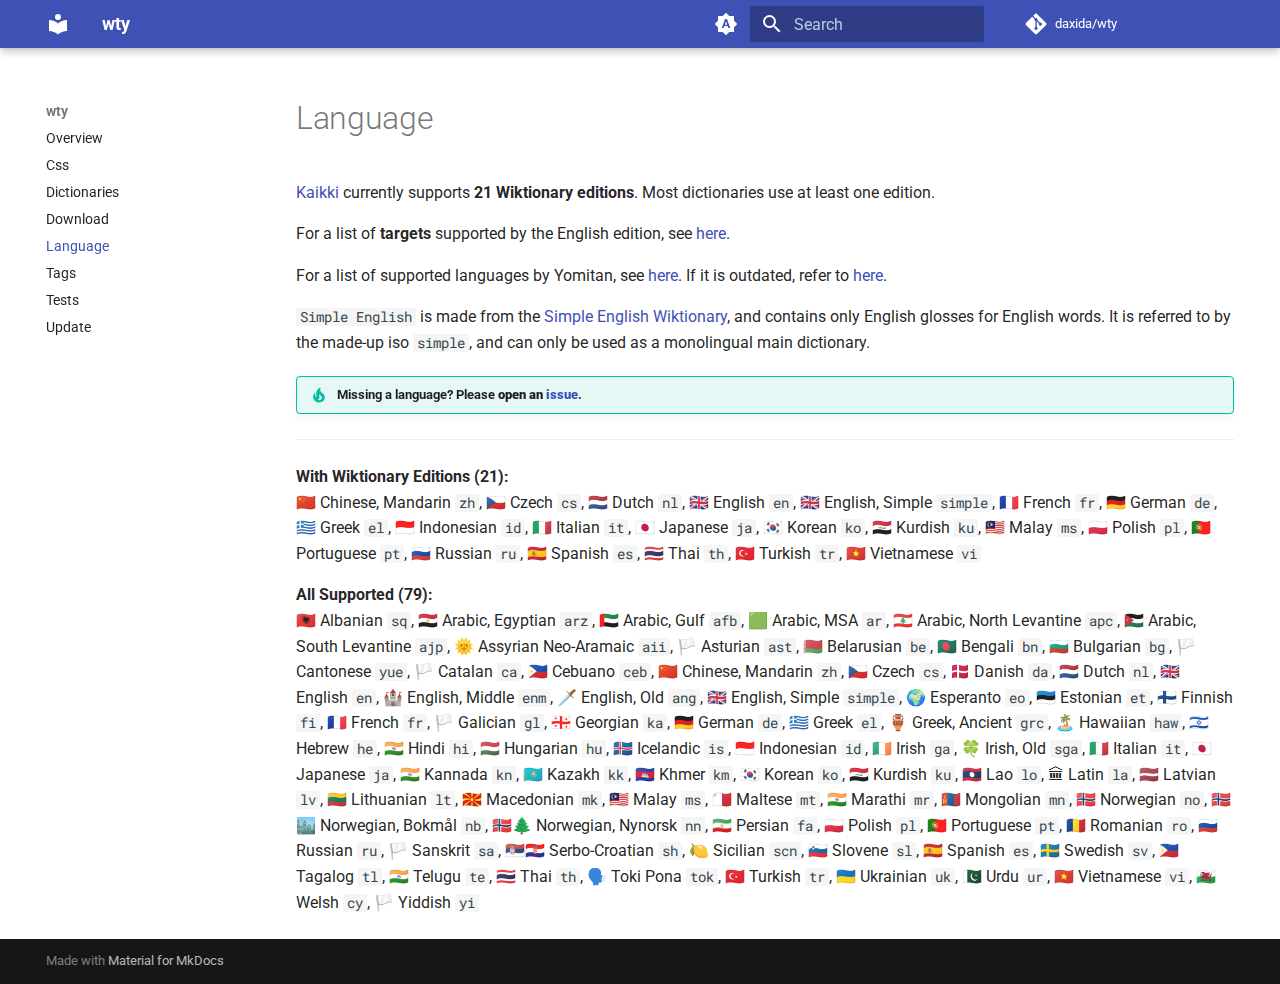
<file: language/index.html>
<!doctype html>
<html lang="en" class="no-js">
  <head>
    
      <meta charset="utf-8">
      <meta name="viewport" content="width=device-width,initial-scale=1">
      
      
      
      
        <link rel="prev" href="../download/">
      
      
        <link rel="next" href="../tags/">
      
      
        
      
      
      <link rel="icon" href="../assets/images/favicon.png">
      <meta name="generator" content="mkdocs-1.6.1, mkdocs-material-9.7.1">
    
    
      
        <title>Language - wty</title>
      
    
    
      <link rel="stylesheet" href="../assets/stylesheets/main.484c7ddc.min.css">
      
        
        <link rel="stylesheet" href="../assets/stylesheets/palette.ab4e12ef.min.css">
      
      


    
    
      
    
    
      
        
        
        <link rel="preconnect" href="https://fonts.gstatic.com" crossorigin>
        <link rel="stylesheet" href="https://fonts.googleapis.com/css?family=Roboto:300,300i,400,400i,700,700i%7CRoboto+Mono:400,400i,700,700i&display=fallback">
        <style>:root{--md-text-font:"Roboto";--md-code-font:"Roboto Mono"}</style>
      
    
    
      <link rel="stylesheet" href="../stylesheets/extra.css">
    
    <script>__md_scope=new URL("..",location),__md_hash=e=>[...e].reduce(((e,_)=>(e<<5)-e+_.charCodeAt(0)),0),__md_get=(e,_=localStorage,t=__md_scope)=>JSON.parse(_.getItem(t.pathname+"."+e)),__md_set=(e,_,t=localStorage,a=__md_scope)=>{try{t.setItem(a.pathname+"."+e,JSON.stringify(_))}catch(e){}}</script>
    
      

    
    
  </head>
  
  
    
    
      
    
    
    
    
    <body dir="ltr" data-md-color-scheme="default" data-md-color-primary="indigo" data-md-color-accent="indigo">
  
    
    <input class="md-toggle" data-md-toggle="drawer" type="checkbox" id="__drawer" autocomplete="off">
    <input class="md-toggle" data-md-toggle="search" type="checkbox" id="__search" autocomplete="off">
    <label class="md-overlay" for="__drawer"></label>
    <div data-md-component="skip">
      
    </div>
    <div data-md-component="announce">
      
    </div>
    
    
      

  

<header class="md-header md-header--shadow" data-md-component="header">
  <nav class="md-header__inner md-grid" aria-label="Header">
    <a href=".." title="wty" class="md-header__button md-logo" aria-label="wty" data-md-component="logo">
      
  
  <svg xmlns="http://www.w3.org/2000/svg" viewBox="0 0 24 24"><path d="M12 8a3 3 0 0 0 3-3 3 3 0 0 0-3-3 3 3 0 0 0-3 3 3 3 0 0 0 3 3m0 3.54C9.64 9.35 6.5 8 3 8v11c3.5 0 6.64 1.35 9 3.54 2.36-2.19 5.5-3.54 9-3.54V8c-3.5 0-6.64 1.35-9 3.54"/></svg>

    </a>
    <label class="md-header__button md-icon" for="__drawer">
      
      <svg xmlns="http://www.w3.org/2000/svg" viewBox="0 0 24 24"><path d="M3 6h18v2H3zm0 5h18v2H3zm0 5h18v2H3z"/></svg>
    </label>
    <div class="md-header__title" data-md-component="header-title">
      <div class="md-header__ellipsis">
        <div class="md-header__topic">
          <span class="md-ellipsis">
            wty
          </span>
        </div>
        <div class="md-header__topic" data-md-component="header-topic">
          <span class="md-ellipsis">
            
              Language
            
          </span>
        </div>
      </div>
    </div>
    
      
        <form class="md-header__option" data-md-component="palette">
  
    
    
    
    <input class="md-option" data-md-color-media="(prefers-color-scheme)" data-md-color-scheme="default" data-md-color-primary="indigo" data-md-color-accent="indigo"  aria-label="Switch to light mode"  type="radio" name="__palette" id="__palette_0">
    
      <label class="md-header__button md-icon" title="Switch to light mode" for="__palette_1" hidden>
        <svg xmlns="http://www.w3.org/2000/svg" viewBox="0 0 24 24"><path d="m14.3 16-.7-2h-3.2l-.7 2H7.8L11 7h2l3.2 9zM20 8.69V4h-4.69L12 .69 8.69 4H4v4.69L.69 12 4 15.31V20h4.69L12 23.31 15.31 20H20v-4.69L23.31 12zm-9.15 3.96h2.3L12 9z"/></svg>
      </label>
    
  
    
    
    
    <input class="md-option" data-md-color-media="(prefers-color-scheme: light)" data-md-color-scheme="default" data-md-color-primary="indigo" data-md-color-accent="indigo"  aria-label="Switch to dark mode"  type="radio" name="__palette" id="__palette_1">
    
      <label class="md-header__button md-icon" title="Switch to dark mode" for="__palette_2" hidden>
        <svg xmlns="http://www.w3.org/2000/svg" viewBox="0 0 24 24"><path d="M12 8a4 4 0 0 0-4 4 4 4 0 0 0 4 4 4 4 0 0 0 4-4 4 4 0 0 0-4-4m0 10a6 6 0 0 1-6-6 6 6 0 0 1 6-6 6 6 0 0 1 6 6 6 6 0 0 1-6 6m8-9.31V4h-4.69L12 .69 8.69 4H4v4.69L.69 12 4 15.31V20h4.69L12 23.31 15.31 20H20v-4.69L23.31 12z"/></svg>
      </label>
    
  
    
    
    
    <input class="md-option" data-md-color-media="(prefers-color-scheme: dark)" data-md-color-scheme="slate" data-md-color-primary="indigo" data-md-color-accent="indigo"  aria-label="Switch to system preference"  type="radio" name="__palette" id="__palette_2">
    
      <label class="md-header__button md-icon" title="Switch to system preference" for="__palette_0" hidden>
        <svg xmlns="http://www.w3.org/2000/svg" viewBox="0 0 24 24"><path d="M12 18c-.89 0-1.74-.2-2.5-.55C11.56 16.5 13 14.42 13 12s-1.44-4.5-3.5-5.45C10.26 6.2 11.11 6 12 6a6 6 0 0 1 6 6 6 6 0 0 1-6 6m8-9.31V4h-4.69L12 .69 8.69 4H4v4.69L.69 12 4 15.31V20h4.69L12 23.31 15.31 20H20v-4.69L23.31 12z"/></svg>
      </label>
    
  
</form>
      
    
    
      <script>var palette=__md_get("__palette");if(palette&&palette.color){if("(prefers-color-scheme)"===palette.color.media){var media=matchMedia("(prefers-color-scheme: light)"),input=document.querySelector(media.matches?"[data-md-color-media='(prefers-color-scheme: light)']":"[data-md-color-media='(prefers-color-scheme: dark)']");palette.color.media=input.getAttribute("data-md-color-media"),palette.color.scheme=input.getAttribute("data-md-color-scheme"),palette.color.primary=input.getAttribute("data-md-color-primary"),palette.color.accent=input.getAttribute("data-md-color-accent")}for(var[key,value]of Object.entries(palette.color))document.body.setAttribute("data-md-color-"+key,value)}</script>
    
    
    
      
      
        <label class="md-header__button md-icon" for="__search">
          
          <svg xmlns="http://www.w3.org/2000/svg" viewBox="0 0 24 24"><path d="M9.5 3A6.5 6.5 0 0 1 16 9.5c0 1.61-.59 3.09-1.56 4.23l.27.27h.79l5 5-1.5 1.5-5-5v-.79l-.27-.27A6.52 6.52 0 0 1 9.5 16 6.5 6.5 0 0 1 3 9.5 6.5 6.5 0 0 1 9.5 3m0 2C7 5 5 7 5 9.5S7 14 9.5 14 14 12 14 9.5 12 5 9.5 5"/></svg>
        </label>
        <div class="md-search" data-md-component="search" role="dialog">
  <label class="md-search__overlay" for="__search"></label>
  <div class="md-search__inner" role="search">
    <form class="md-search__form" name="search">
      <input type="text" class="md-search__input" name="query" aria-label="Search" placeholder="Search" autocapitalize="off" autocorrect="off" autocomplete="off" spellcheck="false" data-md-component="search-query" required>
      <label class="md-search__icon md-icon" for="__search">
        
        <svg xmlns="http://www.w3.org/2000/svg" viewBox="0 0 24 24"><path d="M9.5 3A6.5 6.5 0 0 1 16 9.5c0 1.61-.59 3.09-1.56 4.23l.27.27h.79l5 5-1.5 1.5-5-5v-.79l-.27-.27A6.52 6.52 0 0 1 9.5 16 6.5 6.5 0 0 1 3 9.5 6.5 6.5 0 0 1 9.5 3m0 2C7 5 5 7 5 9.5S7 14 9.5 14 14 12 14 9.5 12 5 9.5 5"/></svg>
        
        <svg xmlns="http://www.w3.org/2000/svg" viewBox="0 0 24 24"><path d="M20 11v2H8l5.5 5.5-1.42 1.42L4.16 12l7.92-7.92L13.5 5.5 8 11z"/></svg>
      </label>
      <nav class="md-search__options" aria-label="Search">
        
        <button type="reset" class="md-search__icon md-icon" title="Clear" aria-label="Clear" tabindex="-1">
          
          <svg xmlns="http://www.w3.org/2000/svg" viewBox="0 0 24 24"><path d="M19 6.41 17.59 5 12 10.59 6.41 5 5 6.41 10.59 12 5 17.59 6.41 19 12 13.41 17.59 19 19 17.59 13.41 12z"/></svg>
        </button>
      </nav>
      
    </form>
    <div class="md-search__output">
      <div class="md-search__scrollwrap" tabindex="0" data-md-scrollfix>
        <div class="md-search-result" data-md-component="search-result">
          <div class="md-search-result__meta">
            Initializing search
          </div>
          <ol class="md-search-result__list" role="presentation"></ol>
        </div>
      </div>
    </div>
  </div>
</div>
      
    
    
      <div class="md-header__source">
        <a href="https://github.com/daxida/wty" title="Go to repository" class="md-source" data-md-component="source">
  <div class="md-source__icon md-icon">
    
    <svg xmlns="http://www.w3.org/2000/svg" viewBox="0 0 448 512"><!--! Font Awesome Free 7.1.0 by @fontawesome - https://fontawesome.com License - https://fontawesome.com/license/free (Icons: CC BY 4.0, Fonts: SIL OFL 1.1, Code: MIT License) Copyright 2025 Fonticons, Inc.--><path d="M439.6 236.1 244 40.5c-5.4-5.5-12.8-8.5-20.4-8.5s-15 3-20.4 8.4L162.5 81l51.5 51.5c27.1-9.1 52.7 16.8 43.4 43.7l49.7 49.7c34.2-11.8 61.2 31 35.5 56.7-26.5 26.5-70.2-2.9-56-37.3L240.3 199v121.9c25.3 12.5 22.3 41.8 9.1 55-6.4 6.4-15.2 10.1-24.3 10.1s-17.8-3.6-24.3-10.1c-17.6-17.6-11.1-46.9 11.2-56v-123c-20.8-8.5-24.6-30.7-18.6-45L142.6 101 8.5 235.1C3 240.6 0 247.9 0 255.5s3 15 8.5 20.4l195.6 195.7c5.4 5.4 12.7 8.4 20.4 8.4s15-3 20.4-8.4l194.7-194.7c5.4-5.4 8.4-12.8 8.4-20.4s-3-15-8.4-20.4"/></svg>
  </div>
  <div class="md-source__repository">
    daxida/wty
  </div>
</a>
      </div>
    
  </nav>
  
</header>
    
    <div class="md-container" data-md-component="container">
      
      
        
          
        
      
      <main class="md-main" data-md-component="main">
        <div class="md-main__inner md-grid">
          
            
              
              <div class="md-sidebar md-sidebar--primary" data-md-component="sidebar" data-md-type="navigation" >
                <div class="md-sidebar__scrollwrap">
                  <div class="md-sidebar__inner">
                    



  

<nav class="md-nav md-nav--primary md-nav--integrated" aria-label="Navigation" data-md-level="0">
  <label class="md-nav__title" for="__drawer">
    <a href=".." title="wty" class="md-nav__button md-logo" aria-label="wty" data-md-component="logo">
      
  
  <svg xmlns="http://www.w3.org/2000/svg" viewBox="0 0 24 24"><path d="M12 8a3 3 0 0 0 3-3 3 3 0 0 0-3-3 3 3 0 0 0-3 3 3 3 0 0 0 3 3m0 3.54C9.64 9.35 6.5 8 3 8v11c3.5 0 6.64 1.35 9 3.54 2.36-2.19 5.5-3.54 9-3.54V8c-3.5 0-6.64 1.35-9 3.54"/></svg>

    </a>
    wty
  </label>
  
    <div class="md-nav__source">
      <a href="https://github.com/daxida/wty" title="Go to repository" class="md-source" data-md-component="source">
  <div class="md-source__icon md-icon">
    
    <svg xmlns="http://www.w3.org/2000/svg" viewBox="0 0 448 512"><!--! Font Awesome Free 7.1.0 by @fontawesome - https://fontawesome.com License - https://fontawesome.com/license/free (Icons: CC BY 4.0, Fonts: SIL OFL 1.1, Code: MIT License) Copyright 2025 Fonticons, Inc.--><path d="M439.6 236.1 244 40.5c-5.4-5.5-12.8-8.5-20.4-8.5s-15 3-20.4 8.4L162.5 81l51.5 51.5c27.1-9.1 52.7 16.8 43.4 43.7l49.7 49.7c34.2-11.8 61.2 31 35.5 56.7-26.5 26.5-70.2-2.9-56-37.3L240.3 199v121.9c25.3 12.5 22.3 41.8 9.1 55-6.4 6.4-15.2 10.1-24.3 10.1s-17.8-3.6-24.3-10.1c-17.6-17.6-11.1-46.9 11.2-56v-123c-20.8-8.5-24.6-30.7-18.6-45L142.6 101 8.5 235.1C3 240.6 0 247.9 0 255.5s3 15 8.5 20.4l195.6 195.7c5.4 5.4 12.7 8.4 20.4 8.4s15-3 20.4-8.4l194.7-194.7c5.4-5.4 8.4-12.8 8.4-20.4s-3-15-8.4-20.4"/></svg>
  </div>
  <div class="md-source__repository">
    daxida/wty
  </div>
</a>
    </div>
  
  <ul class="md-nav__list" data-md-scrollfix>
    
      
      
  
  
  
  
    <li class="md-nav__item">
      <a href=".." class="md-nav__link">
        
  
  
  <span class="md-ellipsis">
    
  
    Overview
  

    
  </span>
  
  

      </a>
    </li>
  

    
      
      
  
  
  
  
    <li class="md-nav__item">
      <a href="../css/" class="md-nav__link">
        
  
  
  <span class="md-ellipsis">
    
  
    Css
  

    
  </span>
  
  

      </a>
    </li>
  

    
      
      
  
  
  
  
    <li class="md-nav__item">
      <a href="../dictionaries/" class="md-nav__link">
        
  
  
  <span class="md-ellipsis">
    
  
    Dictionaries
  

    
  </span>
  
  

      </a>
    </li>
  

    
      
      
  
  
  
  
    <li class="md-nav__item">
      <a href="../download/" class="md-nav__link">
        
  
  
  <span class="md-ellipsis">
    
  
    Download
  

    
  </span>
  
  

      </a>
    </li>
  

    
      
      
  
  
    
  
  
  
    <li class="md-nav__item md-nav__item--active">
      
      <input class="md-nav__toggle md-toggle" type="checkbox" id="__toc">
      
      
      
      <a href="./" class="md-nav__link md-nav__link--active">
        
  
  
  <span class="md-ellipsis">
    
  
    Language
  

    
  </span>
  
  

      </a>
      
    </li>
  

    
      
      
  
  
  
  
    <li class="md-nav__item">
      <a href="../tags/" class="md-nav__link">
        
  
  
  <span class="md-ellipsis">
    
  
    Tags
  

    
  </span>
  
  

      </a>
    </li>
  

    
      
      
  
  
  
  
    <li class="md-nav__item">
      <a href="../tests/" class="md-nav__link">
        
  
  
  <span class="md-ellipsis">
    
  
    Tests
  

    
  </span>
  
  

      </a>
    </li>
  

    
      
      
  
  
  
  
    <li class="md-nav__item">
      <a href="../update/" class="md-nav__link">
        
  
  
  <span class="md-ellipsis">
    
  
    Update
  

    
  </span>
  
  

      </a>
    </li>
  

    
  </ul>
</nav>
                  </div>
                </div>
              </div>
            
            
          
          
            <div class="md-content" data-md-component="content">
              
              <article class="md-content__inner md-typeset">
                
                  


  
  


  <h1>Language</h1>

<p><a href="https://kaikki.org/">Kaikki</a> currently supports <strong>21 Wiktionary editions</strong>. Most dictionaries use at least one edition.</p>
<p>For a list of <strong>targets</strong> supported by the English edition, see <a href="https://kaikki.org/dictionary/">here</a>.</p>
<p>For a list of supported languages by Yomitan, see <a href="https://yomitan.wiki/supported-languages/">here</a>. If it is outdated, refer to <a href="https://raw.githubusercontent.com/yomidevs/yomitan/master/ext/js/language/language-descriptors.js">here</a>.</p>
<p><code>Simple English</code> is made from the <a href="https://simple.wiktionary.org/wiki/Main_Page">Simple English Wiktionary</a>, and contains only English glosses for English words. It is referred to by the made-up iso <code>simple</code>, and can only be used as a monolingual main dictionary.</p>
<div class="admonition tip">
<p class="admonition-title">Missing a language? Please <strong>open an <a href="https://github.com/daxida/wty/issues/new">issue</a></strong>.</p>
</div>
<hr />
<p><strong>With Wiktionary Editions (21):</strong><br />
🇨🇳 Chinese, Mandarin <code>zh</code>, 🇨🇿 Czech <code>cs</code>, 🇳🇱 Dutch <code>nl</code>, 🇬🇧 English <code>en</code>, 🇬🇧 English, Simple <code>simple</code>, 🇫🇷 French <code>fr</code>, 🇩🇪 German <code>de</code>, 🇬🇷 Greek <code>el</code>, 🇮🇩 Indonesian <code>id</code>, 🇮🇹 Italian <code>it</code>, 🇯🇵 Japanese <code>ja</code>, 🇰🇷 Korean <code>ko</code>, 🇮🇶 Kurdish <code>ku</code>, 🇲🇾 Malay <code>ms</code>, 🇵🇱 Polish <code>pl</code>, 🇵🇹 Portuguese <code>pt</code>, 🇷🇺 Russian <code>ru</code>, 🇪🇸 Spanish <code>es</code>, 🇹🇭 Thai <code>th</code>, 🇹🇷 Turkish <code>tr</code>, 🇻🇳 Vietnamese <code>vi</code></p>
<p><strong>All Supported (79):</strong><br />
🇦🇱 Albanian <code>sq</code>, 🇪🇬 Arabic, Egyptian <code>arz</code>, 🇦🇪 Arabic, Gulf <code>afb</code>, 🟩 Arabic, MSA <code>ar</code>, 🇱🇧 Arabic, North Levantine <code>apc</code>, 🇯🇴 Arabic, South Levantine <code>ajp</code>, 🌞 Assyrian Neo-Aramaic <code>aii</code>, 🏳️ Asturian <code>ast</code>, 🇧🇾 Belarusian <code>be</code>, 🇧🇩 Bengali <code>bn</code>, 🇧🇬 Bulgarian <code>bg</code>, 🏳️ Cantonese <code>yue</code>, 🏳️ Catalan <code>ca</code>, 🇵🇭 Cebuano <code>ceb</code>, 🇨🇳 Chinese, Mandarin <code>zh</code>, 🇨🇿 Czech <code>cs</code>, 🇩🇰 Danish <code>da</code>, 🇳🇱 Dutch <code>nl</code>, 🇬🇧 English <code>en</code>, 🏰 English, Middle <code>enm</code>, 🗡️ English, Old <code>ang</code>, 🇬🇧 English, Simple <code>simple</code>, 🌍 Esperanto <code>eo</code>, 🇪🇪 Estonian <code>et</code>, 🇫🇮 Finnish <code>fi</code>, 🇫🇷 French <code>fr</code>, 🏳️ Galician <code>gl</code>, 🇬🇪 Georgian <code>ka</code>, 🇩🇪 German <code>de</code>, 🇬🇷 Greek <code>el</code>, 🏺 Greek, Ancient <code>grc</code>, 🏝️ Hawaiian <code>haw</code>, 🇮🇱 Hebrew <code>he</code>, 🇮🇳 Hindi <code>hi</code>, 🇭🇺 Hungarian <code>hu</code>, 🇮🇸 Icelandic <code>is</code>, 🇮🇩 Indonesian <code>id</code>, 🇮🇪 Irish <code>ga</code>, 🍀 Irish, Old <code>sga</code>, 🇮🇹 Italian <code>it</code>, 🇯🇵 Japanese <code>ja</code>, 🇮🇳 Kannada <code>kn</code>, 🇰🇿 Kazakh <code>kk</code>, 🇰🇭 Khmer <code>km</code>, 🇰🇷 Korean <code>ko</code>, 🇮🇶 Kurdish <code>ku</code>, 🇱🇦 Lao <code>lo</code>, 🏛 Latin <code>la</code>, 🇱🇻 Latvian <code>lv</code>, 🇱🇹 Lithuanian <code>lt</code>, 🇲🇰 Macedonian <code>mk</code>, 🇲🇾 Malay <code>ms</code>, 🇲🇹 Maltese <code>mt</code>, 🇮🇳 Marathi <code>mr</code>, 🇲🇳 Mongolian <code>mn</code>, 🇳🇴 Norwegian <code>no</code>, 🇳🇴🏙️ Norwegian, Bokmål <code>nb</code>, 🇳🇴🌲 Norwegian, Nynorsk <code>nn</code>, 🇮🇷 Persian <code>fa</code>, 🇵🇱 Polish <code>pl</code>, 🇵🇹 Portuguese <code>pt</code>, 🇷🇴 Romanian <code>ro</code>, 🇷🇺 Russian <code>ru</code>, 🏳️ Sanskrit <code>sa</code>, 🇷🇸🇭🇷 Serbo-Croatian <code>sh</code>, 🍋 Sicilian <code>scn</code>, 🇸🇮 Slovene <code>sl</code>, 🇪🇸 Spanish <code>es</code>, 🇸🇪 Swedish <code>sv</code>, 🇵🇭 Tagalog <code>tl</code>, 🇮🇳 Telugu <code>te</code>, 🇹🇭 Thai <code>th</code>, 🗣️ Toki Pona <code>tok</code>, 🇹🇷 Turkish <code>tr</code>, 🇺🇦 Ukrainian <code>uk</code>, 🇵🇰 Urdu <code>ur</code>, 🇻🇳 Vietnamese <code>vi</code>, 🏴󠁧󠁢󠁷󠁬󠁳󠁿 Welsh <code>cy</code>, 🏳️ Yiddish <code>yi</code></p>












                
              </article>
            </div>
          
          
<script>var target=document.getElementById(location.hash.slice(1));target&&target.name&&(target.checked=target.name.startsWith("__tabbed_"))</script>
        </div>
        
      </main>
      
        <footer class="md-footer">
  
  <div class="md-footer-meta md-typeset">
    <div class="md-footer-meta__inner md-grid">
      <div class="md-copyright">
  
  
    Made with
    <a href="https://squidfunk.github.io/mkdocs-material/" target="_blank" rel="noopener">
      Material for MkDocs
    </a>
  
</div>
      
    </div>
  </div>
</footer>
      
    </div>
    <div class="md-dialog" data-md-component="dialog">
      <div class="md-dialog__inner md-typeset"></div>
    </div>
    
    
    
      
      
      <script id="__config" type="application/json">{"annotate": null, "base": "..", "features": ["navigation.instant", "navigation.instant.prefetch", "navigation.tracking", "toc.integrate", "content.code.copy"], "search": "../assets/javascripts/workers/search.2c215733.min.js", "tags": null, "translations": {"clipboard.copied": "Copied to clipboard", "clipboard.copy": "Copy to clipboard", "search.result.more.one": "1 more on this page", "search.result.more.other": "# more on this page", "search.result.none": "No matching documents", "search.result.one": "1 matching document", "search.result.other": "# matching documents", "search.result.placeholder": "Type to start searching", "search.result.term.missing": "Missing", "select.version": "Select version"}, "version": null}</script>
    
    
      <script src="../assets/javascripts/bundle.79ae519e.min.js"></script>
      
        <script src="../javascripts/download.js"></script>
      
    
  </body>
</html>
</file>
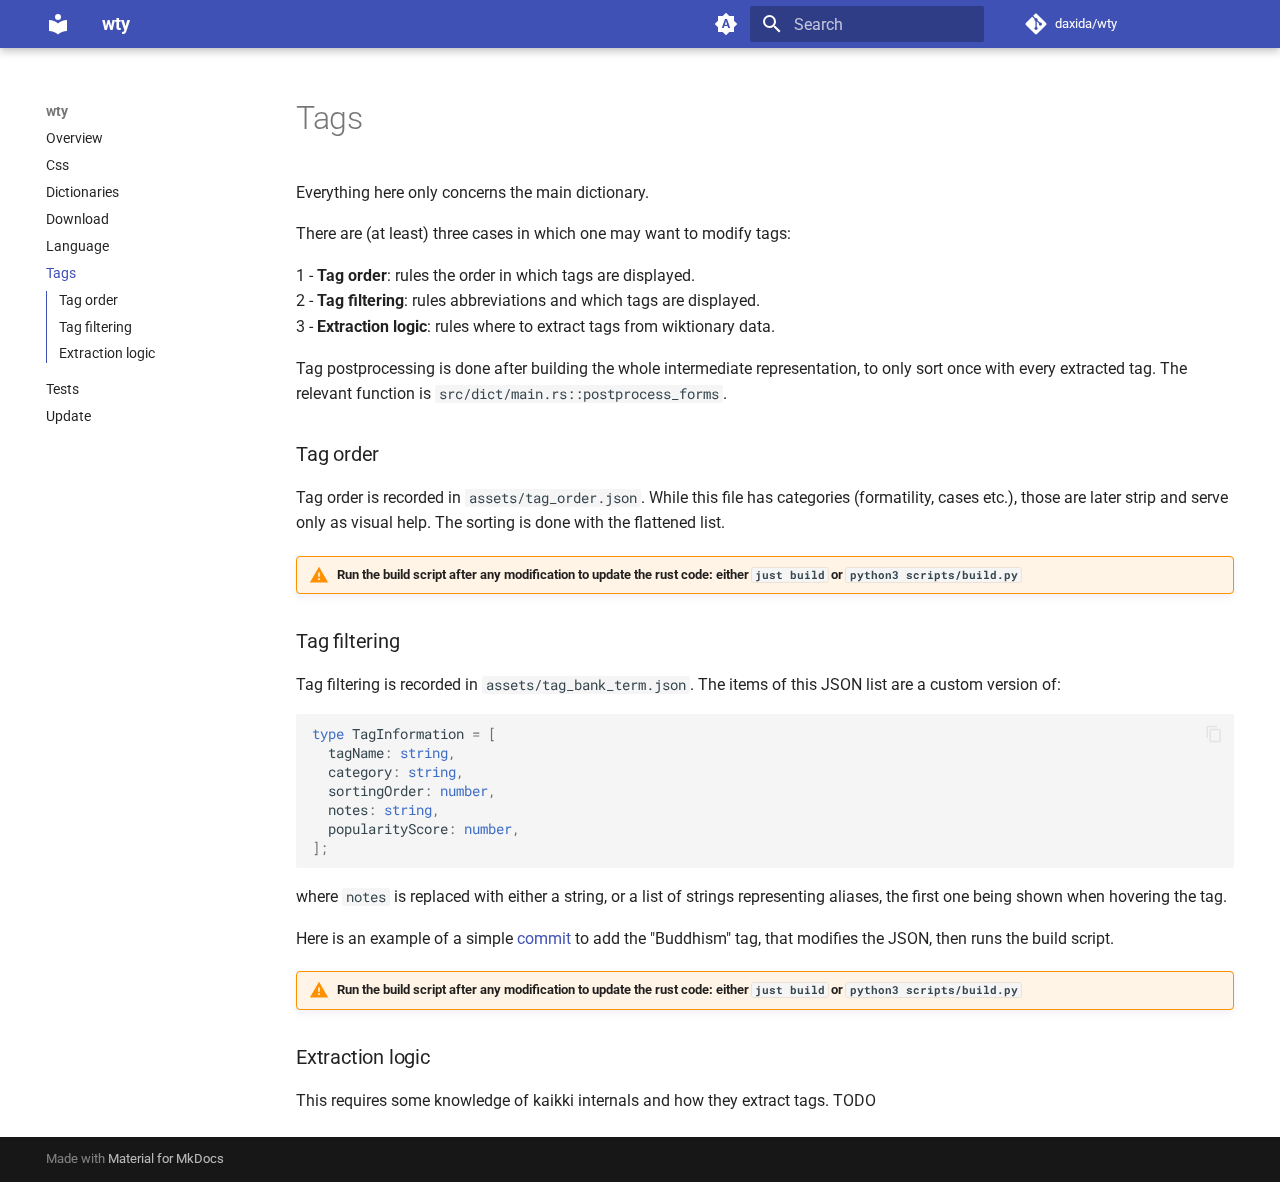
<file: tags/index.html>
<!doctype html>
<html lang="en" class="no-js">
  <head>
    
      <meta charset="utf-8">
      <meta name="viewport" content="width=device-width,initial-scale=1">
      
      
      
      
        <link rel="prev" href="../language/">
      
      
        <link rel="next" href="../tests/">
      
      
        
      
      
      <link rel="icon" href="../assets/images/favicon.png">
      <meta name="generator" content="mkdocs-1.6.1, mkdocs-material-9.7.1">
    
    
      
        <title>Tags - wty</title>
      
    
    
      <link rel="stylesheet" href="../assets/stylesheets/main.484c7ddc.min.css">
      
        
        <link rel="stylesheet" href="../assets/stylesheets/palette.ab4e12ef.min.css">
      
      


    
    
      
    
    
      
        
        
        <link rel="preconnect" href="https://fonts.gstatic.com" crossorigin>
        <link rel="stylesheet" href="https://fonts.googleapis.com/css?family=Roboto:300,300i,400,400i,700,700i%7CRoboto+Mono:400,400i,700,700i&display=fallback">
        <style>:root{--md-text-font:"Roboto";--md-code-font:"Roboto Mono"}</style>
      
    
    
      <link rel="stylesheet" href="../stylesheets/extra.css">
    
    <script>__md_scope=new URL("..",location),__md_hash=e=>[...e].reduce(((e,_)=>(e<<5)-e+_.charCodeAt(0)),0),__md_get=(e,_=localStorage,t=__md_scope)=>JSON.parse(_.getItem(t.pathname+"."+e)),__md_set=(e,_,t=localStorage,a=__md_scope)=>{try{t.setItem(a.pathname+"."+e,JSON.stringify(_))}catch(e){}}</script>
    
      

    
    
  </head>
  
  
    
    
      
    
    
    
    
    <body dir="ltr" data-md-color-scheme="default" data-md-color-primary="indigo" data-md-color-accent="indigo">
  
    
    <input class="md-toggle" data-md-toggle="drawer" type="checkbox" id="__drawer" autocomplete="off">
    <input class="md-toggle" data-md-toggle="search" type="checkbox" id="__search" autocomplete="off">
    <label class="md-overlay" for="__drawer"></label>
    <div data-md-component="skip">
      
        
        <a href="#tag-order" class="md-skip">
          Skip to content
        </a>
      
    </div>
    <div data-md-component="announce">
      
    </div>
    
    
      

  

<header class="md-header md-header--shadow" data-md-component="header">
  <nav class="md-header__inner md-grid" aria-label="Header">
    <a href=".." title="wty" class="md-header__button md-logo" aria-label="wty" data-md-component="logo">
      
  
  <svg xmlns="http://www.w3.org/2000/svg" viewBox="0 0 24 24"><path d="M12 8a3 3 0 0 0 3-3 3 3 0 0 0-3-3 3 3 0 0 0-3 3 3 3 0 0 0 3 3m0 3.54C9.64 9.35 6.5 8 3 8v11c3.5 0 6.64 1.35 9 3.54 2.36-2.19 5.5-3.54 9-3.54V8c-3.5 0-6.64 1.35-9 3.54"/></svg>

    </a>
    <label class="md-header__button md-icon" for="__drawer">
      
      <svg xmlns="http://www.w3.org/2000/svg" viewBox="0 0 24 24"><path d="M3 6h18v2H3zm0 5h18v2H3zm0 5h18v2H3z"/></svg>
    </label>
    <div class="md-header__title" data-md-component="header-title">
      <div class="md-header__ellipsis">
        <div class="md-header__topic">
          <span class="md-ellipsis">
            wty
          </span>
        </div>
        <div class="md-header__topic" data-md-component="header-topic">
          <span class="md-ellipsis">
            
              Tags
            
          </span>
        </div>
      </div>
    </div>
    
      
        <form class="md-header__option" data-md-component="palette">
  
    
    
    
    <input class="md-option" data-md-color-media="(prefers-color-scheme)" data-md-color-scheme="default" data-md-color-primary="indigo" data-md-color-accent="indigo"  aria-label="Switch to light mode"  type="radio" name="__palette" id="__palette_0">
    
      <label class="md-header__button md-icon" title="Switch to light mode" for="__palette_1" hidden>
        <svg xmlns="http://www.w3.org/2000/svg" viewBox="0 0 24 24"><path d="m14.3 16-.7-2h-3.2l-.7 2H7.8L11 7h2l3.2 9zM20 8.69V4h-4.69L12 .69 8.69 4H4v4.69L.69 12 4 15.31V20h4.69L12 23.31 15.31 20H20v-4.69L23.31 12zm-9.15 3.96h2.3L12 9z"/></svg>
      </label>
    
  
    
    
    
    <input class="md-option" data-md-color-media="(prefers-color-scheme: light)" data-md-color-scheme="default" data-md-color-primary="indigo" data-md-color-accent="indigo"  aria-label="Switch to dark mode"  type="radio" name="__palette" id="__palette_1">
    
      <label class="md-header__button md-icon" title="Switch to dark mode" for="__palette_2" hidden>
        <svg xmlns="http://www.w3.org/2000/svg" viewBox="0 0 24 24"><path d="M12 8a4 4 0 0 0-4 4 4 4 0 0 0 4 4 4 4 0 0 0 4-4 4 4 0 0 0-4-4m0 10a6 6 0 0 1-6-6 6 6 0 0 1 6-6 6 6 0 0 1 6 6 6 6 0 0 1-6 6m8-9.31V4h-4.69L12 .69 8.69 4H4v4.69L.69 12 4 15.31V20h4.69L12 23.31 15.31 20H20v-4.69L23.31 12z"/></svg>
      </label>
    
  
    
    
    
    <input class="md-option" data-md-color-media="(prefers-color-scheme: dark)" data-md-color-scheme="slate" data-md-color-primary="indigo" data-md-color-accent="indigo"  aria-label="Switch to system preference"  type="radio" name="__palette" id="__palette_2">
    
      <label class="md-header__button md-icon" title="Switch to system preference" for="__palette_0" hidden>
        <svg xmlns="http://www.w3.org/2000/svg" viewBox="0 0 24 24"><path d="M12 18c-.89 0-1.74-.2-2.5-.55C11.56 16.5 13 14.42 13 12s-1.44-4.5-3.5-5.45C10.26 6.2 11.11 6 12 6a6 6 0 0 1 6 6 6 6 0 0 1-6 6m8-9.31V4h-4.69L12 .69 8.69 4H4v4.69L.69 12 4 15.31V20h4.69L12 23.31 15.31 20H20v-4.69L23.31 12z"/></svg>
      </label>
    
  
</form>
      
    
    
      <script>var palette=__md_get("__palette");if(palette&&palette.color){if("(prefers-color-scheme)"===palette.color.media){var media=matchMedia("(prefers-color-scheme: light)"),input=document.querySelector(media.matches?"[data-md-color-media='(prefers-color-scheme: light)']":"[data-md-color-media='(prefers-color-scheme: dark)']");palette.color.media=input.getAttribute("data-md-color-media"),palette.color.scheme=input.getAttribute("data-md-color-scheme"),palette.color.primary=input.getAttribute("data-md-color-primary"),palette.color.accent=input.getAttribute("data-md-color-accent")}for(var[key,value]of Object.entries(palette.color))document.body.setAttribute("data-md-color-"+key,value)}</script>
    
    
    
      
      
        <label class="md-header__button md-icon" for="__search">
          
          <svg xmlns="http://www.w3.org/2000/svg" viewBox="0 0 24 24"><path d="M9.5 3A6.5 6.5 0 0 1 16 9.5c0 1.61-.59 3.09-1.56 4.23l.27.27h.79l5 5-1.5 1.5-5-5v-.79l-.27-.27A6.52 6.52 0 0 1 9.5 16 6.5 6.5 0 0 1 3 9.5 6.5 6.5 0 0 1 9.5 3m0 2C7 5 5 7 5 9.5S7 14 9.5 14 14 12 14 9.5 12 5 9.5 5"/></svg>
        </label>
        <div class="md-search" data-md-component="search" role="dialog">
  <label class="md-search__overlay" for="__search"></label>
  <div class="md-search__inner" role="search">
    <form class="md-search__form" name="search">
      <input type="text" class="md-search__input" name="query" aria-label="Search" placeholder="Search" autocapitalize="off" autocorrect="off" autocomplete="off" spellcheck="false" data-md-component="search-query" required>
      <label class="md-search__icon md-icon" for="__search">
        
        <svg xmlns="http://www.w3.org/2000/svg" viewBox="0 0 24 24"><path d="M9.5 3A6.5 6.5 0 0 1 16 9.5c0 1.61-.59 3.09-1.56 4.23l.27.27h.79l5 5-1.5 1.5-5-5v-.79l-.27-.27A6.52 6.52 0 0 1 9.5 16 6.5 6.5 0 0 1 3 9.5 6.5 6.5 0 0 1 9.5 3m0 2C7 5 5 7 5 9.5S7 14 9.5 14 14 12 14 9.5 12 5 9.5 5"/></svg>
        
        <svg xmlns="http://www.w3.org/2000/svg" viewBox="0 0 24 24"><path d="M20 11v2H8l5.5 5.5-1.42 1.42L4.16 12l7.92-7.92L13.5 5.5 8 11z"/></svg>
      </label>
      <nav class="md-search__options" aria-label="Search">
        
        <button type="reset" class="md-search__icon md-icon" title="Clear" aria-label="Clear" tabindex="-1">
          
          <svg xmlns="http://www.w3.org/2000/svg" viewBox="0 0 24 24"><path d="M19 6.41 17.59 5 12 10.59 6.41 5 5 6.41 10.59 12 5 17.59 6.41 19 12 13.41 17.59 19 19 17.59 13.41 12z"/></svg>
        </button>
      </nav>
      
    </form>
    <div class="md-search__output">
      <div class="md-search__scrollwrap" tabindex="0" data-md-scrollfix>
        <div class="md-search-result" data-md-component="search-result">
          <div class="md-search-result__meta">
            Initializing search
          </div>
          <ol class="md-search-result__list" role="presentation"></ol>
        </div>
      </div>
    </div>
  </div>
</div>
      
    
    
      <div class="md-header__source">
        <a href="https://github.com/daxida/wty" title="Go to repository" class="md-source" data-md-component="source">
  <div class="md-source__icon md-icon">
    
    <svg xmlns="http://www.w3.org/2000/svg" viewBox="0 0 448 512"><!--! Font Awesome Free 7.1.0 by @fontawesome - https://fontawesome.com License - https://fontawesome.com/license/free (Icons: CC BY 4.0, Fonts: SIL OFL 1.1, Code: MIT License) Copyright 2025 Fonticons, Inc.--><path d="M439.6 236.1 244 40.5c-5.4-5.5-12.8-8.5-20.4-8.5s-15 3-20.4 8.4L162.5 81l51.5 51.5c27.1-9.1 52.7 16.8 43.4 43.7l49.7 49.7c34.2-11.8 61.2 31 35.5 56.7-26.5 26.5-70.2-2.9-56-37.3L240.3 199v121.9c25.3 12.5 22.3 41.8 9.1 55-6.4 6.4-15.2 10.1-24.3 10.1s-17.8-3.6-24.3-10.1c-17.6-17.6-11.1-46.9 11.2-56v-123c-20.8-8.5-24.6-30.7-18.6-45L142.6 101 8.5 235.1C3 240.6 0 247.9 0 255.5s3 15 8.5 20.4l195.6 195.7c5.4 5.4 12.7 8.4 20.4 8.4s15-3 20.4-8.4l194.7-194.7c5.4-5.4 8.4-12.8 8.4-20.4s-3-15-8.4-20.4"/></svg>
  </div>
  <div class="md-source__repository">
    daxida/wty
  </div>
</a>
      </div>
    
  </nav>
  
</header>
    
    <div class="md-container" data-md-component="container">
      
      
        
          
        
      
      <main class="md-main" data-md-component="main">
        <div class="md-main__inner md-grid">
          
            
              
              <div class="md-sidebar md-sidebar--primary" data-md-component="sidebar" data-md-type="navigation" >
                <div class="md-sidebar__scrollwrap">
                  <div class="md-sidebar__inner">
                    



  

<nav class="md-nav md-nav--primary md-nav--integrated" aria-label="Navigation" data-md-level="0">
  <label class="md-nav__title" for="__drawer">
    <a href=".." title="wty" class="md-nav__button md-logo" aria-label="wty" data-md-component="logo">
      
  
  <svg xmlns="http://www.w3.org/2000/svg" viewBox="0 0 24 24"><path d="M12 8a3 3 0 0 0 3-3 3 3 0 0 0-3-3 3 3 0 0 0-3 3 3 3 0 0 0 3 3m0 3.54C9.64 9.35 6.5 8 3 8v11c3.5 0 6.64 1.35 9 3.54 2.36-2.19 5.5-3.54 9-3.54V8c-3.5 0-6.64 1.35-9 3.54"/></svg>

    </a>
    wty
  </label>
  
    <div class="md-nav__source">
      <a href="https://github.com/daxida/wty" title="Go to repository" class="md-source" data-md-component="source">
  <div class="md-source__icon md-icon">
    
    <svg xmlns="http://www.w3.org/2000/svg" viewBox="0 0 448 512"><!--! Font Awesome Free 7.1.0 by @fontawesome - https://fontawesome.com License - https://fontawesome.com/license/free (Icons: CC BY 4.0, Fonts: SIL OFL 1.1, Code: MIT License) Copyright 2025 Fonticons, Inc.--><path d="M439.6 236.1 244 40.5c-5.4-5.5-12.8-8.5-20.4-8.5s-15 3-20.4 8.4L162.5 81l51.5 51.5c27.1-9.1 52.7 16.8 43.4 43.7l49.7 49.7c34.2-11.8 61.2 31 35.5 56.7-26.5 26.5-70.2-2.9-56-37.3L240.3 199v121.9c25.3 12.5 22.3 41.8 9.1 55-6.4 6.4-15.2 10.1-24.3 10.1s-17.8-3.6-24.3-10.1c-17.6-17.6-11.1-46.9 11.2-56v-123c-20.8-8.5-24.6-30.7-18.6-45L142.6 101 8.5 235.1C3 240.6 0 247.9 0 255.5s3 15 8.5 20.4l195.6 195.7c5.4 5.4 12.7 8.4 20.4 8.4s15-3 20.4-8.4l194.7-194.7c5.4-5.4 8.4-12.8 8.4-20.4s-3-15-8.4-20.4"/></svg>
  </div>
  <div class="md-source__repository">
    daxida/wty
  </div>
</a>
    </div>
  
  <ul class="md-nav__list" data-md-scrollfix>
    
      
      
  
  
  
  
    <li class="md-nav__item">
      <a href=".." class="md-nav__link">
        
  
  
  <span class="md-ellipsis">
    
  
    Overview
  

    
  </span>
  
  

      </a>
    </li>
  

    
      
      
  
  
  
  
    <li class="md-nav__item">
      <a href="../css/" class="md-nav__link">
        
  
  
  <span class="md-ellipsis">
    
  
    Css
  

    
  </span>
  
  

      </a>
    </li>
  

    
      
      
  
  
  
  
    <li class="md-nav__item">
      <a href="../dictionaries/" class="md-nav__link">
        
  
  
  <span class="md-ellipsis">
    
  
    Dictionaries
  

    
  </span>
  
  

      </a>
    </li>
  

    
      
      
  
  
  
  
    <li class="md-nav__item">
      <a href="../download/" class="md-nav__link">
        
  
  
  <span class="md-ellipsis">
    
  
    Download
  

    
  </span>
  
  

      </a>
    </li>
  

    
      
      
  
  
  
  
    <li class="md-nav__item">
      <a href="../language/" class="md-nav__link">
        
  
  
  <span class="md-ellipsis">
    
  
    Language
  

    
  </span>
  
  

      </a>
    </li>
  

    
      
      
  
  
    
  
  
  
    <li class="md-nav__item md-nav__item--active">
      
      <input class="md-nav__toggle md-toggle" type="checkbox" id="__toc">
      
      
      
        <label class="md-nav__link md-nav__link--active" for="__toc">
          
  
  
  <span class="md-ellipsis">
    
  
    Tags
  

    
  </span>
  
  

          <span class="md-nav__icon md-icon"></span>
        </label>
      
      <a href="./" class="md-nav__link md-nav__link--active">
        
  
  
  <span class="md-ellipsis">
    
  
    Tags
  

    
  </span>
  
  

      </a>
      
        

<nav class="md-nav md-nav--secondary" aria-label="Table of contents">
  
  
  
  
    <label class="md-nav__title" for="__toc">
      <span class="md-nav__icon md-icon"></span>
      Table of contents
    </label>
    <ul class="md-nav__list" data-md-component="toc" data-md-scrollfix>
      
        <li class="md-nav__item">
  <a href="#tag-order" class="md-nav__link">
    <span class="md-ellipsis">
      
        Tag order
      
    </span>
  </a>
  
</li>
      
        <li class="md-nav__item">
  <a href="#tag-filtering" class="md-nav__link">
    <span class="md-ellipsis">
      
        Tag filtering
      
    </span>
  </a>
  
</li>
      
        <li class="md-nav__item">
  <a href="#extraction-logic" class="md-nav__link">
    <span class="md-ellipsis">
      
        Extraction logic
      
    </span>
  </a>
  
</li>
      
    </ul>
  
</nav>
      
    </li>
  

    
      
      
  
  
  
  
    <li class="md-nav__item">
      <a href="../tests/" class="md-nav__link">
        
  
  
  <span class="md-ellipsis">
    
  
    Tests
  

    
  </span>
  
  

      </a>
    </li>
  

    
      
      
  
  
  
  
    <li class="md-nav__item">
      <a href="../update/" class="md-nav__link">
        
  
  
  <span class="md-ellipsis">
    
  
    Update
  

    
  </span>
  
  

      </a>
    </li>
  

    
  </ul>
</nav>
                  </div>
                </div>
              </div>
            
            
          
          
            <div class="md-content" data-md-component="content">
              
              <article class="md-content__inner md-typeset">
                
                  


  
  


  <h1>Tags</h1>

<p>Everything here only concerns the main dictionary.</p>
<p>There are (at least) three cases in which one may want to modify tags:</p>
<p>1 - <strong>Tag order</strong>: rules the order in which tags are displayed.<br />
2 - <strong>Tag filtering</strong>: rules abbreviations and which tags are displayed.<br />
3 - <strong>Extraction logic</strong>: rules where to extract tags from wiktionary data.</p>
<p>Tag postprocessing is done after building the whole intermediate representation, to only sort once with every extracted tag. The relevant function is <code>src/dict/main.rs::postprocess_forms</code>.</p>
<h3 id="tag-order">Tag order<a class="headerlink" href="#tag-order" title="Permanent link">&para;</a></h3>
<p>Tag order is recorded in <code>assets/tag_order.json</code>. While this file has categories (formatility, cases etc.), those are later strip and serve only as visual help. The sorting is done with the flattened list.</p>
<div class="admonition warning">
<p class="admonition-title">Run the build script after any modification to update the rust code: either <code>just build</code> or <code>python3 scripts/build.py</code></p>
</div>
<h3 id="tag-filtering">Tag filtering<a class="headerlink" href="#tag-filtering" title="Permanent link">&para;</a></h3>
<p>Tag filtering is recorded in <code>assets/tag_bank_term.json</code>. The items of this JSON list are a custom version of:</p>
<div class="highlight"><pre><span></span><code><span class="kr">type</span><span class="w"> </span><span class="nx">TagInformation</span><span class="w"> </span><span class="o">=</span><span class="w"> </span><span class="p">[</span>
<span class="w">  </span><span class="nx">tagName</span><span class="o">:</span><span class="w"> </span><span class="kt">string</span><span class="p">,</span>
<span class="w">  </span><span class="nx">category</span><span class="o">:</span><span class="w"> </span><span class="kt">string</span><span class="p">,</span>
<span class="w">  </span><span class="nx">sortingOrder</span><span class="o">:</span><span class="w"> </span><span class="kt">number</span><span class="p">,</span>
<span class="w">  </span><span class="nx">notes</span><span class="o">:</span><span class="w"> </span><span class="kt">string</span><span class="p">,</span>
<span class="w">  </span><span class="nx">popularityScore</span><span class="o">:</span><span class="w"> </span><span class="kt">number</span><span class="p">,</span>
<span class="p">];</span>
</code></pre></div>
<p>where <code>notes</code> is replaced with either a string, or a list of strings representing aliases, the first one being shown when hovering the tag.</p>
<p>Here is an example of a simple <a href="https://github.com/daxida/wty/commit/00c69daa89344d971978d905897aa19e7c1ae619">commit</a> to add the "Buddhism" tag, that modifies the JSON, then runs the build script.</p>
<div class="admonition warning">
<p class="admonition-title">Run the build script after any modification to update the rust code: either <code>just build</code> or <code>python3 scripts/build.py</code></p>
</div>
<h3 id="extraction-logic">Extraction logic<a class="headerlink" href="#extraction-logic" title="Permanent link">&para;</a></h3>
<p>This requires some knowledge of kaikki internals and how they extract tags. TODO</p>












                
              </article>
            </div>
          
          
<script>var target=document.getElementById(location.hash.slice(1));target&&target.name&&(target.checked=target.name.startsWith("__tabbed_"))</script>
        </div>
        
      </main>
      
        <footer class="md-footer">
  
  <div class="md-footer-meta md-typeset">
    <div class="md-footer-meta__inner md-grid">
      <div class="md-copyright">
  
  
    Made with
    <a href="https://squidfunk.github.io/mkdocs-material/" target="_blank" rel="noopener">
      Material for MkDocs
    </a>
  
</div>
      
    </div>
  </div>
</footer>
      
    </div>
    <div class="md-dialog" data-md-component="dialog">
      <div class="md-dialog__inner md-typeset"></div>
    </div>
    
    
    
      
      
      <script id="__config" type="application/json">{"annotate": null, "base": "..", "features": ["navigation.instant", "navigation.instant.prefetch", "navigation.tracking", "toc.integrate", "content.code.copy"], "search": "../assets/javascripts/workers/search.2c215733.min.js", "tags": null, "translations": {"clipboard.copied": "Copied to clipboard", "clipboard.copy": "Copy to clipboard", "search.result.more.one": "1 more on this page", "search.result.more.other": "# more on this page", "search.result.none": "No matching documents", "search.result.one": "1 matching document", "search.result.other": "# matching documents", "search.result.placeholder": "Type to start searching", "search.result.term.missing": "Missing", "select.version": "Select version"}, "version": null}</script>
    
    
      <script src="../assets/javascripts/bundle.79ae519e.min.js"></script>
      
        <script src="../javascripts/download.js"></script>
      
    
  </body>
</html>
</file>
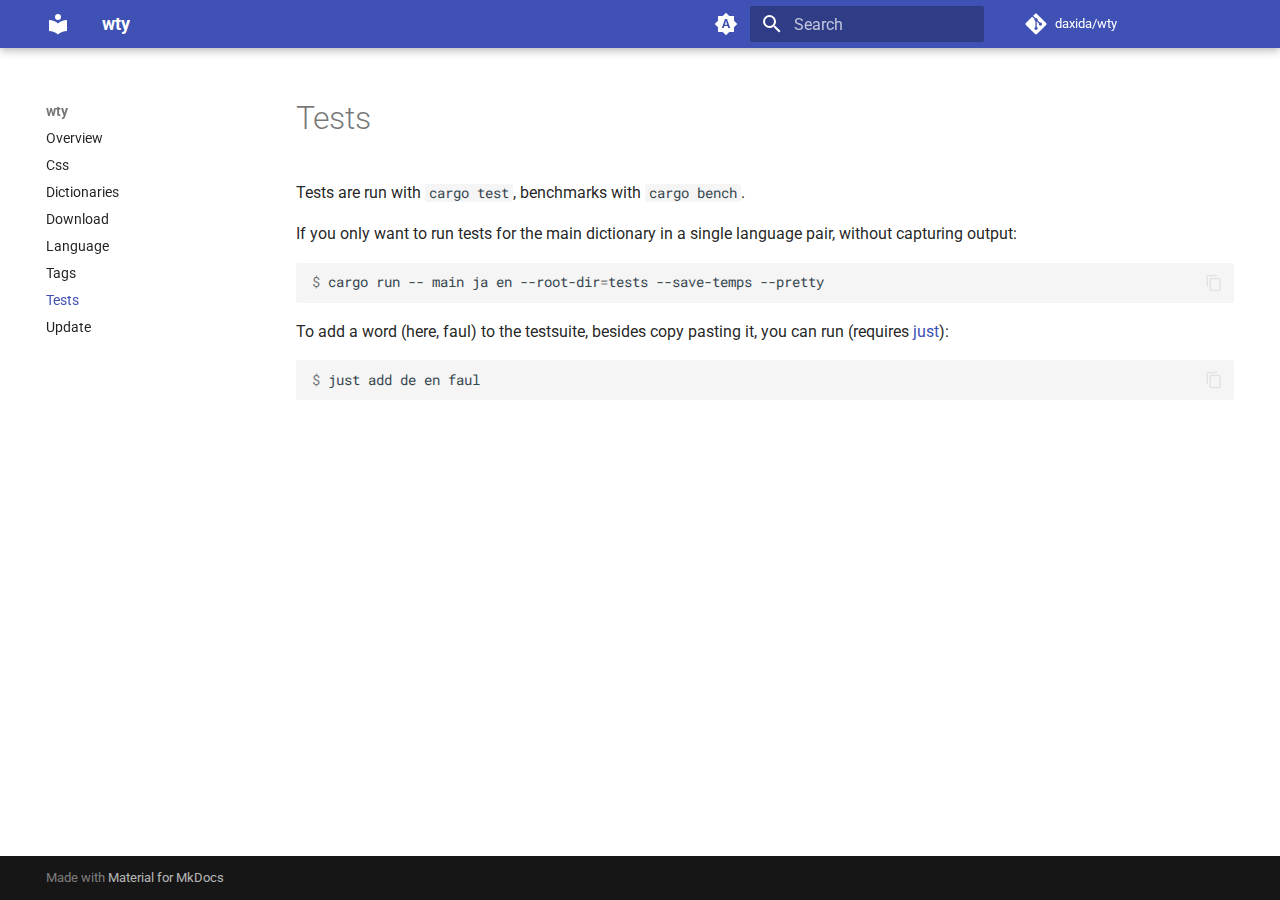
<file: tests/index.html>
<!doctype html>
<html lang="en" class="no-js">
  <head>
    
      <meta charset="utf-8">
      <meta name="viewport" content="width=device-width,initial-scale=1">
      
      
      
      
        <link rel="prev" href="../tags/">
      
      
        <link rel="next" href="../update/">
      
      
        
      
      
      <link rel="icon" href="../assets/images/favicon.png">
      <meta name="generator" content="mkdocs-1.6.1, mkdocs-material-9.7.1">
    
    
      
        <title>Tests - wty</title>
      
    
    
      <link rel="stylesheet" href="../assets/stylesheets/main.484c7ddc.min.css">
      
        
        <link rel="stylesheet" href="../assets/stylesheets/palette.ab4e12ef.min.css">
      
      


    
    
      
    
    
      
        
        
        <link rel="preconnect" href="https://fonts.gstatic.com" crossorigin>
        <link rel="stylesheet" href="https://fonts.googleapis.com/css?family=Roboto:300,300i,400,400i,700,700i%7CRoboto+Mono:400,400i,700,700i&display=fallback">
        <style>:root{--md-text-font:"Roboto";--md-code-font:"Roboto Mono"}</style>
      
    
    
      <link rel="stylesheet" href="../stylesheets/extra.css">
    
    <script>__md_scope=new URL("..",location),__md_hash=e=>[...e].reduce(((e,_)=>(e<<5)-e+_.charCodeAt(0)),0),__md_get=(e,_=localStorage,t=__md_scope)=>JSON.parse(_.getItem(t.pathname+"."+e)),__md_set=(e,_,t=localStorage,a=__md_scope)=>{try{t.setItem(a.pathname+"."+e,JSON.stringify(_))}catch(e){}}</script>
    
      

    
    
  </head>
  
  
    
    
      
    
    
    
    
    <body dir="ltr" data-md-color-scheme="default" data-md-color-primary="indigo" data-md-color-accent="indigo">
  
    
    <input class="md-toggle" data-md-toggle="drawer" type="checkbox" id="__drawer" autocomplete="off">
    <input class="md-toggle" data-md-toggle="search" type="checkbox" id="__search" autocomplete="off">
    <label class="md-overlay" for="__drawer"></label>
    <div data-md-component="skip">
      
    </div>
    <div data-md-component="announce">
      
    </div>
    
    
      

  

<header class="md-header md-header--shadow" data-md-component="header">
  <nav class="md-header__inner md-grid" aria-label="Header">
    <a href=".." title="wty" class="md-header__button md-logo" aria-label="wty" data-md-component="logo">
      
  
  <svg xmlns="http://www.w3.org/2000/svg" viewBox="0 0 24 24"><path d="M12 8a3 3 0 0 0 3-3 3 3 0 0 0-3-3 3 3 0 0 0-3 3 3 3 0 0 0 3 3m0 3.54C9.64 9.35 6.5 8 3 8v11c3.5 0 6.64 1.35 9 3.54 2.36-2.19 5.5-3.54 9-3.54V8c-3.5 0-6.64 1.35-9 3.54"/></svg>

    </a>
    <label class="md-header__button md-icon" for="__drawer">
      
      <svg xmlns="http://www.w3.org/2000/svg" viewBox="0 0 24 24"><path d="M3 6h18v2H3zm0 5h18v2H3zm0 5h18v2H3z"/></svg>
    </label>
    <div class="md-header__title" data-md-component="header-title">
      <div class="md-header__ellipsis">
        <div class="md-header__topic">
          <span class="md-ellipsis">
            wty
          </span>
        </div>
        <div class="md-header__topic" data-md-component="header-topic">
          <span class="md-ellipsis">
            
              Tests
            
          </span>
        </div>
      </div>
    </div>
    
      
        <form class="md-header__option" data-md-component="palette">
  
    
    
    
    <input class="md-option" data-md-color-media="(prefers-color-scheme)" data-md-color-scheme="default" data-md-color-primary="indigo" data-md-color-accent="indigo"  aria-label="Switch to light mode"  type="radio" name="__palette" id="__palette_0">
    
      <label class="md-header__button md-icon" title="Switch to light mode" for="__palette_1" hidden>
        <svg xmlns="http://www.w3.org/2000/svg" viewBox="0 0 24 24"><path d="m14.3 16-.7-2h-3.2l-.7 2H7.8L11 7h2l3.2 9zM20 8.69V4h-4.69L12 .69 8.69 4H4v4.69L.69 12 4 15.31V20h4.69L12 23.31 15.31 20H20v-4.69L23.31 12zm-9.15 3.96h2.3L12 9z"/></svg>
      </label>
    
  
    
    
    
    <input class="md-option" data-md-color-media="(prefers-color-scheme: light)" data-md-color-scheme="default" data-md-color-primary="indigo" data-md-color-accent="indigo"  aria-label="Switch to dark mode"  type="radio" name="__palette" id="__palette_1">
    
      <label class="md-header__button md-icon" title="Switch to dark mode" for="__palette_2" hidden>
        <svg xmlns="http://www.w3.org/2000/svg" viewBox="0 0 24 24"><path d="M12 8a4 4 0 0 0-4 4 4 4 0 0 0 4 4 4 4 0 0 0 4-4 4 4 0 0 0-4-4m0 10a6 6 0 0 1-6-6 6 6 0 0 1 6-6 6 6 0 0 1 6 6 6 6 0 0 1-6 6m8-9.31V4h-4.69L12 .69 8.69 4H4v4.69L.69 12 4 15.31V20h4.69L12 23.31 15.31 20H20v-4.69L23.31 12z"/></svg>
      </label>
    
  
    
    
    
    <input class="md-option" data-md-color-media="(prefers-color-scheme: dark)" data-md-color-scheme="slate" data-md-color-primary="indigo" data-md-color-accent="indigo"  aria-label="Switch to system preference"  type="radio" name="__palette" id="__palette_2">
    
      <label class="md-header__button md-icon" title="Switch to system preference" for="__palette_0" hidden>
        <svg xmlns="http://www.w3.org/2000/svg" viewBox="0 0 24 24"><path d="M12 18c-.89 0-1.74-.2-2.5-.55C11.56 16.5 13 14.42 13 12s-1.44-4.5-3.5-5.45C10.26 6.2 11.11 6 12 6a6 6 0 0 1 6 6 6 6 0 0 1-6 6m8-9.31V4h-4.69L12 .69 8.69 4H4v4.69L.69 12 4 15.31V20h4.69L12 23.31 15.31 20H20v-4.69L23.31 12z"/></svg>
      </label>
    
  
</form>
      
    
    
      <script>var palette=__md_get("__palette");if(palette&&palette.color){if("(prefers-color-scheme)"===palette.color.media){var media=matchMedia("(prefers-color-scheme: light)"),input=document.querySelector(media.matches?"[data-md-color-media='(prefers-color-scheme: light)']":"[data-md-color-media='(prefers-color-scheme: dark)']");palette.color.media=input.getAttribute("data-md-color-media"),palette.color.scheme=input.getAttribute("data-md-color-scheme"),palette.color.primary=input.getAttribute("data-md-color-primary"),palette.color.accent=input.getAttribute("data-md-color-accent")}for(var[key,value]of Object.entries(palette.color))document.body.setAttribute("data-md-color-"+key,value)}</script>
    
    
    
      
      
        <label class="md-header__button md-icon" for="__search">
          
          <svg xmlns="http://www.w3.org/2000/svg" viewBox="0 0 24 24"><path d="M9.5 3A6.5 6.5 0 0 1 16 9.5c0 1.61-.59 3.09-1.56 4.23l.27.27h.79l5 5-1.5 1.5-5-5v-.79l-.27-.27A6.52 6.52 0 0 1 9.5 16 6.5 6.5 0 0 1 3 9.5 6.5 6.5 0 0 1 9.5 3m0 2C7 5 5 7 5 9.5S7 14 9.5 14 14 12 14 9.5 12 5 9.5 5"/></svg>
        </label>
        <div class="md-search" data-md-component="search" role="dialog">
  <label class="md-search__overlay" for="__search"></label>
  <div class="md-search__inner" role="search">
    <form class="md-search__form" name="search">
      <input type="text" class="md-search__input" name="query" aria-label="Search" placeholder="Search" autocapitalize="off" autocorrect="off" autocomplete="off" spellcheck="false" data-md-component="search-query" required>
      <label class="md-search__icon md-icon" for="__search">
        
        <svg xmlns="http://www.w3.org/2000/svg" viewBox="0 0 24 24"><path d="M9.5 3A6.5 6.5 0 0 1 16 9.5c0 1.61-.59 3.09-1.56 4.23l.27.27h.79l5 5-1.5 1.5-5-5v-.79l-.27-.27A6.52 6.52 0 0 1 9.5 16 6.5 6.5 0 0 1 3 9.5 6.5 6.5 0 0 1 9.5 3m0 2C7 5 5 7 5 9.5S7 14 9.5 14 14 12 14 9.5 12 5 9.5 5"/></svg>
        
        <svg xmlns="http://www.w3.org/2000/svg" viewBox="0 0 24 24"><path d="M20 11v2H8l5.5 5.5-1.42 1.42L4.16 12l7.92-7.92L13.5 5.5 8 11z"/></svg>
      </label>
      <nav class="md-search__options" aria-label="Search">
        
        <button type="reset" class="md-search__icon md-icon" title="Clear" aria-label="Clear" tabindex="-1">
          
          <svg xmlns="http://www.w3.org/2000/svg" viewBox="0 0 24 24"><path d="M19 6.41 17.59 5 12 10.59 6.41 5 5 6.41 10.59 12 5 17.59 6.41 19 12 13.41 17.59 19 19 17.59 13.41 12z"/></svg>
        </button>
      </nav>
      
    </form>
    <div class="md-search__output">
      <div class="md-search__scrollwrap" tabindex="0" data-md-scrollfix>
        <div class="md-search-result" data-md-component="search-result">
          <div class="md-search-result__meta">
            Initializing search
          </div>
          <ol class="md-search-result__list" role="presentation"></ol>
        </div>
      </div>
    </div>
  </div>
</div>
      
    
    
      <div class="md-header__source">
        <a href="https://github.com/daxida/wty" title="Go to repository" class="md-source" data-md-component="source">
  <div class="md-source__icon md-icon">
    
    <svg xmlns="http://www.w3.org/2000/svg" viewBox="0 0 448 512"><!--! Font Awesome Free 7.1.0 by @fontawesome - https://fontawesome.com License - https://fontawesome.com/license/free (Icons: CC BY 4.0, Fonts: SIL OFL 1.1, Code: MIT License) Copyright 2025 Fonticons, Inc.--><path d="M439.6 236.1 244 40.5c-5.4-5.5-12.8-8.5-20.4-8.5s-15 3-20.4 8.4L162.5 81l51.5 51.5c27.1-9.1 52.7 16.8 43.4 43.7l49.7 49.7c34.2-11.8 61.2 31 35.5 56.7-26.5 26.5-70.2-2.9-56-37.3L240.3 199v121.9c25.3 12.5 22.3 41.8 9.1 55-6.4 6.4-15.2 10.1-24.3 10.1s-17.8-3.6-24.3-10.1c-17.6-17.6-11.1-46.9 11.2-56v-123c-20.8-8.5-24.6-30.7-18.6-45L142.6 101 8.5 235.1C3 240.6 0 247.9 0 255.5s3 15 8.5 20.4l195.6 195.7c5.4 5.4 12.7 8.4 20.4 8.4s15-3 20.4-8.4l194.7-194.7c5.4-5.4 8.4-12.8 8.4-20.4s-3-15-8.4-20.4"/></svg>
  </div>
  <div class="md-source__repository">
    daxida/wty
  </div>
</a>
      </div>
    
  </nav>
  
</header>
    
    <div class="md-container" data-md-component="container">
      
      
        
          
        
      
      <main class="md-main" data-md-component="main">
        <div class="md-main__inner md-grid">
          
            
              
              <div class="md-sidebar md-sidebar--primary" data-md-component="sidebar" data-md-type="navigation" >
                <div class="md-sidebar__scrollwrap">
                  <div class="md-sidebar__inner">
                    



  

<nav class="md-nav md-nav--primary md-nav--integrated" aria-label="Navigation" data-md-level="0">
  <label class="md-nav__title" for="__drawer">
    <a href=".." title="wty" class="md-nav__button md-logo" aria-label="wty" data-md-component="logo">
      
  
  <svg xmlns="http://www.w3.org/2000/svg" viewBox="0 0 24 24"><path d="M12 8a3 3 0 0 0 3-3 3 3 0 0 0-3-3 3 3 0 0 0-3 3 3 3 0 0 0 3 3m0 3.54C9.64 9.35 6.5 8 3 8v11c3.5 0 6.64 1.35 9 3.54 2.36-2.19 5.5-3.54 9-3.54V8c-3.5 0-6.64 1.35-9 3.54"/></svg>

    </a>
    wty
  </label>
  
    <div class="md-nav__source">
      <a href="https://github.com/daxida/wty" title="Go to repository" class="md-source" data-md-component="source">
  <div class="md-source__icon md-icon">
    
    <svg xmlns="http://www.w3.org/2000/svg" viewBox="0 0 448 512"><!--! Font Awesome Free 7.1.0 by @fontawesome - https://fontawesome.com License - https://fontawesome.com/license/free (Icons: CC BY 4.0, Fonts: SIL OFL 1.1, Code: MIT License) Copyright 2025 Fonticons, Inc.--><path d="M439.6 236.1 244 40.5c-5.4-5.5-12.8-8.5-20.4-8.5s-15 3-20.4 8.4L162.5 81l51.5 51.5c27.1-9.1 52.7 16.8 43.4 43.7l49.7 49.7c34.2-11.8 61.2 31 35.5 56.7-26.5 26.5-70.2-2.9-56-37.3L240.3 199v121.9c25.3 12.5 22.3 41.8 9.1 55-6.4 6.4-15.2 10.1-24.3 10.1s-17.8-3.6-24.3-10.1c-17.6-17.6-11.1-46.9 11.2-56v-123c-20.8-8.5-24.6-30.7-18.6-45L142.6 101 8.5 235.1C3 240.6 0 247.9 0 255.5s3 15 8.5 20.4l195.6 195.7c5.4 5.4 12.7 8.4 20.4 8.4s15-3 20.4-8.4l194.7-194.7c5.4-5.4 8.4-12.8 8.4-20.4s-3-15-8.4-20.4"/></svg>
  </div>
  <div class="md-source__repository">
    daxida/wty
  </div>
</a>
    </div>
  
  <ul class="md-nav__list" data-md-scrollfix>
    
      
      
  
  
  
  
    <li class="md-nav__item">
      <a href=".." class="md-nav__link">
        
  
  
  <span class="md-ellipsis">
    
  
    Overview
  

    
  </span>
  
  

      </a>
    </li>
  

    
      
      
  
  
  
  
    <li class="md-nav__item">
      <a href="../css/" class="md-nav__link">
        
  
  
  <span class="md-ellipsis">
    
  
    Css
  

    
  </span>
  
  

      </a>
    </li>
  

    
      
      
  
  
  
  
    <li class="md-nav__item">
      <a href="../dictionaries/" class="md-nav__link">
        
  
  
  <span class="md-ellipsis">
    
  
    Dictionaries
  

    
  </span>
  
  

      </a>
    </li>
  

    
      
      
  
  
  
  
    <li class="md-nav__item">
      <a href="../download/" class="md-nav__link">
        
  
  
  <span class="md-ellipsis">
    
  
    Download
  

    
  </span>
  
  

      </a>
    </li>
  

    
      
      
  
  
  
  
    <li class="md-nav__item">
      <a href="../language/" class="md-nav__link">
        
  
  
  <span class="md-ellipsis">
    
  
    Language
  

    
  </span>
  
  

      </a>
    </li>
  

    
      
      
  
  
  
  
    <li class="md-nav__item">
      <a href="../tags/" class="md-nav__link">
        
  
  
  <span class="md-ellipsis">
    
  
    Tags
  

    
  </span>
  
  

      </a>
    </li>
  

    
      
      
  
  
    
  
  
  
    <li class="md-nav__item md-nav__item--active">
      
      <input class="md-nav__toggle md-toggle" type="checkbox" id="__toc">
      
      
      
      <a href="./" class="md-nav__link md-nav__link--active">
        
  
  
  <span class="md-ellipsis">
    
  
    Tests
  

    
  </span>
  
  

      </a>
      
    </li>
  

    
      
      
  
  
  
  
    <li class="md-nav__item">
      <a href="../update/" class="md-nav__link">
        
  
  
  <span class="md-ellipsis">
    
  
    Update
  

    
  </span>
  
  

      </a>
    </li>
  

    
  </ul>
</nav>
                  </div>
                </div>
              </div>
            
            
          
          
            <div class="md-content" data-md-component="content">
              
              <article class="md-content__inner md-typeset">
                
                  


  
  


  <h1>Tests</h1>

<p>Tests are run with <code>cargo test</code>, benchmarks with <code>cargo bench</code>.</p>
<p>If you only want to run tests for the main dictionary in a single language pair, without capturing output:</p>
<div class="highlight"><pre><span></span><code><span class="gp">$ </span>cargo<span class="w"> </span>run<span class="w"> </span>--<span class="w"> </span>main<span class="w"> </span>ja<span class="w"> </span>en<span class="w"> </span>--root-dir<span class="o">=</span>tests<span class="w"> </span>--save-temps<span class="w"> </span>--pretty
</code></pre></div>
<p>To add a word (here, faul) to the testsuite, besides copy pasting it, you can run (requires <a href="https://github.com/casey/just">just</a>):</p>
<div class="highlight"><pre><span></span><code><span class="gp">$ </span>just<span class="w"> </span>add<span class="w"> </span>de<span class="w"> </span>en<span class="w"> </span>faul
</code></pre></div>












                
              </article>
            </div>
          
          
<script>var target=document.getElementById(location.hash.slice(1));target&&target.name&&(target.checked=target.name.startsWith("__tabbed_"))</script>
        </div>
        
      </main>
      
        <footer class="md-footer">
  
  <div class="md-footer-meta md-typeset">
    <div class="md-footer-meta__inner md-grid">
      <div class="md-copyright">
  
  
    Made with
    <a href="https://squidfunk.github.io/mkdocs-material/" target="_blank" rel="noopener">
      Material for MkDocs
    </a>
  
</div>
      
    </div>
  </div>
</footer>
      
    </div>
    <div class="md-dialog" data-md-component="dialog">
      <div class="md-dialog__inner md-typeset"></div>
    </div>
    
    
    
      
      
      <script id="__config" type="application/json">{"annotate": null, "base": "..", "features": ["navigation.instant", "navigation.instant.prefetch", "navigation.tracking", "toc.integrate", "content.code.copy"], "search": "../assets/javascripts/workers/search.2c215733.min.js", "tags": null, "translations": {"clipboard.copied": "Copied to clipboard", "clipboard.copy": "Copy to clipboard", "search.result.more.one": "1 more on this page", "search.result.more.other": "# more on this page", "search.result.none": "No matching documents", "search.result.one": "1 matching document", "search.result.other": "# matching documents", "search.result.placeholder": "Type to start searching", "search.result.term.missing": "Missing", "select.version": "Select version"}, "version": null}</script>
    
    
      <script src="../assets/javascripts/bundle.79ae519e.min.js"></script>
      
        <script src="../javascripts/download.js"></script>
      
    
  </body>
</html>
</file>
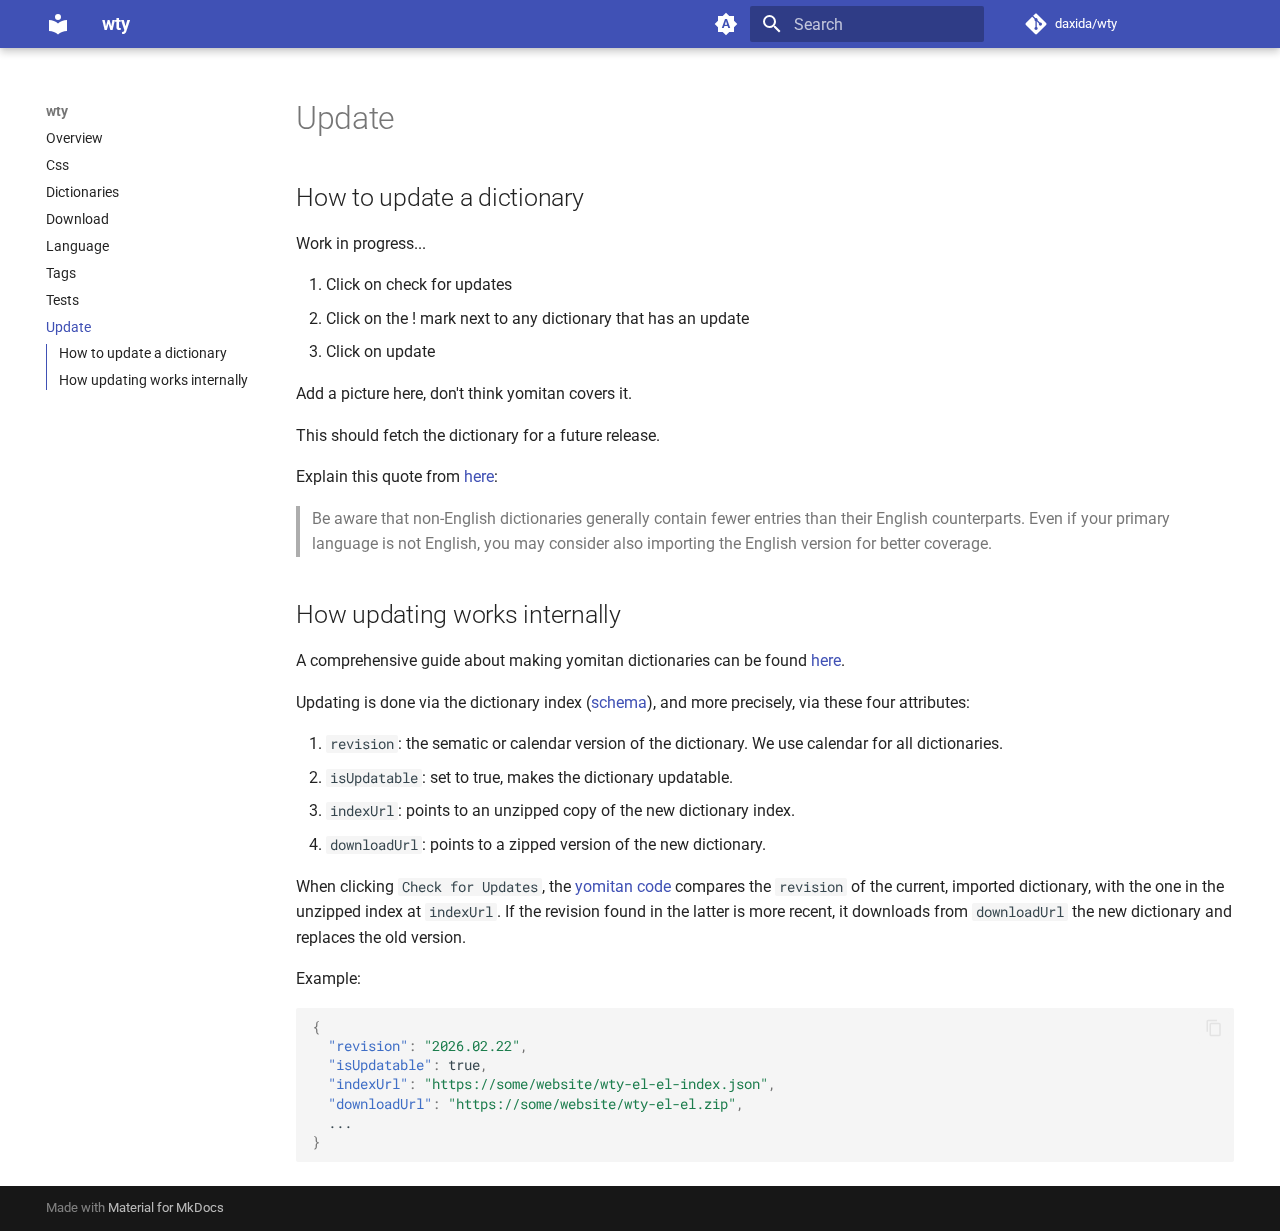
<file: update/index.html>
<!doctype html>
<html lang="en" class="no-js">
  <head>
    
      <meta charset="utf-8">
      <meta name="viewport" content="width=device-width,initial-scale=1">
      
      
      
      
        <link rel="prev" href="../tests/">
      
      
      
        
      
      
      <link rel="icon" href="../assets/images/favicon.png">
      <meta name="generator" content="mkdocs-1.6.1, mkdocs-material-9.7.1">
    
    
      
        <title>Update - wty</title>
      
    
    
      <link rel="stylesheet" href="../assets/stylesheets/main.484c7ddc.min.css">
      
        
        <link rel="stylesheet" href="../assets/stylesheets/palette.ab4e12ef.min.css">
      
      


    
    
      
    
    
      
        
        
        <link rel="preconnect" href="https://fonts.gstatic.com" crossorigin>
        <link rel="stylesheet" href="https://fonts.googleapis.com/css?family=Roboto:300,300i,400,400i,700,700i%7CRoboto+Mono:400,400i,700,700i&display=fallback">
        <style>:root{--md-text-font:"Roboto";--md-code-font:"Roboto Mono"}</style>
      
    
    
      <link rel="stylesheet" href="../stylesheets/extra.css">
    
    <script>__md_scope=new URL("..",location),__md_hash=e=>[...e].reduce(((e,_)=>(e<<5)-e+_.charCodeAt(0)),0),__md_get=(e,_=localStorage,t=__md_scope)=>JSON.parse(_.getItem(t.pathname+"."+e)),__md_set=(e,_,t=localStorage,a=__md_scope)=>{try{t.setItem(a.pathname+"."+e,JSON.stringify(_))}catch(e){}}</script>
    
      

    
    
  </head>
  
  
    
    
      
    
    
    
    
    <body dir="ltr" data-md-color-scheme="default" data-md-color-primary="indigo" data-md-color-accent="indigo">
  
    
    <input class="md-toggle" data-md-toggle="drawer" type="checkbox" id="__drawer" autocomplete="off">
    <input class="md-toggle" data-md-toggle="search" type="checkbox" id="__search" autocomplete="off">
    <label class="md-overlay" for="__drawer"></label>
    <div data-md-component="skip">
      
        
        <a href="#how-to-update-a-dictionary" class="md-skip">
          Skip to content
        </a>
      
    </div>
    <div data-md-component="announce">
      
    </div>
    
    
      

  

<header class="md-header md-header--shadow" data-md-component="header">
  <nav class="md-header__inner md-grid" aria-label="Header">
    <a href=".." title="wty" class="md-header__button md-logo" aria-label="wty" data-md-component="logo">
      
  
  <svg xmlns="http://www.w3.org/2000/svg" viewBox="0 0 24 24"><path d="M12 8a3 3 0 0 0 3-3 3 3 0 0 0-3-3 3 3 0 0 0-3 3 3 3 0 0 0 3 3m0 3.54C9.64 9.35 6.5 8 3 8v11c3.5 0 6.64 1.35 9 3.54 2.36-2.19 5.5-3.54 9-3.54V8c-3.5 0-6.64 1.35-9 3.54"/></svg>

    </a>
    <label class="md-header__button md-icon" for="__drawer">
      
      <svg xmlns="http://www.w3.org/2000/svg" viewBox="0 0 24 24"><path d="M3 6h18v2H3zm0 5h18v2H3zm0 5h18v2H3z"/></svg>
    </label>
    <div class="md-header__title" data-md-component="header-title">
      <div class="md-header__ellipsis">
        <div class="md-header__topic">
          <span class="md-ellipsis">
            wty
          </span>
        </div>
        <div class="md-header__topic" data-md-component="header-topic">
          <span class="md-ellipsis">
            
              Update
            
          </span>
        </div>
      </div>
    </div>
    
      
        <form class="md-header__option" data-md-component="palette">
  
    
    
    
    <input class="md-option" data-md-color-media="(prefers-color-scheme)" data-md-color-scheme="default" data-md-color-primary="indigo" data-md-color-accent="indigo"  aria-label="Switch to light mode"  type="radio" name="__palette" id="__palette_0">
    
      <label class="md-header__button md-icon" title="Switch to light mode" for="__palette_1" hidden>
        <svg xmlns="http://www.w3.org/2000/svg" viewBox="0 0 24 24"><path d="m14.3 16-.7-2h-3.2l-.7 2H7.8L11 7h2l3.2 9zM20 8.69V4h-4.69L12 .69 8.69 4H4v4.69L.69 12 4 15.31V20h4.69L12 23.31 15.31 20H20v-4.69L23.31 12zm-9.15 3.96h2.3L12 9z"/></svg>
      </label>
    
  
    
    
    
    <input class="md-option" data-md-color-media="(prefers-color-scheme: light)" data-md-color-scheme="default" data-md-color-primary="indigo" data-md-color-accent="indigo"  aria-label="Switch to dark mode"  type="radio" name="__palette" id="__palette_1">
    
      <label class="md-header__button md-icon" title="Switch to dark mode" for="__palette_2" hidden>
        <svg xmlns="http://www.w3.org/2000/svg" viewBox="0 0 24 24"><path d="M12 8a4 4 0 0 0-4 4 4 4 0 0 0 4 4 4 4 0 0 0 4-4 4 4 0 0 0-4-4m0 10a6 6 0 0 1-6-6 6 6 0 0 1 6-6 6 6 0 0 1 6 6 6 6 0 0 1-6 6m8-9.31V4h-4.69L12 .69 8.69 4H4v4.69L.69 12 4 15.31V20h4.69L12 23.31 15.31 20H20v-4.69L23.31 12z"/></svg>
      </label>
    
  
    
    
    
    <input class="md-option" data-md-color-media="(prefers-color-scheme: dark)" data-md-color-scheme="slate" data-md-color-primary="indigo" data-md-color-accent="indigo"  aria-label="Switch to system preference"  type="radio" name="__palette" id="__palette_2">
    
      <label class="md-header__button md-icon" title="Switch to system preference" for="__palette_0" hidden>
        <svg xmlns="http://www.w3.org/2000/svg" viewBox="0 0 24 24"><path d="M12 18c-.89 0-1.74-.2-2.5-.55C11.56 16.5 13 14.42 13 12s-1.44-4.5-3.5-5.45C10.26 6.2 11.11 6 12 6a6 6 0 0 1 6 6 6 6 0 0 1-6 6m8-9.31V4h-4.69L12 .69 8.69 4H4v4.69L.69 12 4 15.31V20h4.69L12 23.31 15.31 20H20v-4.69L23.31 12z"/></svg>
      </label>
    
  
</form>
      
    
    
      <script>var palette=__md_get("__palette");if(palette&&palette.color){if("(prefers-color-scheme)"===palette.color.media){var media=matchMedia("(prefers-color-scheme: light)"),input=document.querySelector(media.matches?"[data-md-color-media='(prefers-color-scheme: light)']":"[data-md-color-media='(prefers-color-scheme: dark)']");palette.color.media=input.getAttribute("data-md-color-media"),palette.color.scheme=input.getAttribute("data-md-color-scheme"),palette.color.primary=input.getAttribute("data-md-color-primary"),palette.color.accent=input.getAttribute("data-md-color-accent")}for(var[key,value]of Object.entries(palette.color))document.body.setAttribute("data-md-color-"+key,value)}</script>
    
    
    
      
      
        <label class="md-header__button md-icon" for="__search">
          
          <svg xmlns="http://www.w3.org/2000/svg" viewBox="0 0 24 24"><path d="M9.5 3A6.5 6.5 0 0 1 16 9.5c0 1.61-.59 3.09-1.56 4.23l.27.27h.79l5 5-1.5 1.5-5-5v-.79l-.27-.27A6.52 6.52 0 0 1 9.5 16 6.5 6.5 0 0 1 3 9.5 6.5 6.5 0 0 1 9.5 3m0 2C7 5 5 7 5 9.5S7 14 9.5 14 14 12 14 9.5 12 5 9.5 5"/></svg>
        </label>
        <div class="md-search" data-md-component="search" role="dialog">
  <label class="md-search__overlay" for="__search"></label>
  <div class="md-search__inner" role="search">
    <form class="md-search__form" name="search">
      <input type="text" class="md-search__input" name="query" aria-label="Search" placeholder="Search" autocapitalize="off" autocorrect="off" autocomplete="off" spellcheck="false" data-md-component="search-query" required>
      <label class="md-search__icon md-icon" for="__search">
        
        <svg xmlns="http://www.w3.org/2000/svg" viewBox="0 0 24 24"><path d="M9.5 3A6.5 6.5 0 0 1 16 9.5c0 1.61-.59 3.09-1.56 4.23l.27.27h.79l5 5-1.5 1.5-5-5v-.79l-.27-.27A6.52 6.52 0 0 1 9.5 16 6.5 6.5 0 0 1 3 9.5 6.5 6.5 0 0 1 9.5 3m0 2C7 5 5 7 5 9.5S7 14 9.5 14 14 12 14 9.5 12 5 9.5 5"/></svg>
        
        <svg xmlns="http://www.w3.org/2000/svg" viewBox="0 0 24 24"><path d="M20 11v2H8l5.5 5.5-1.42 1.42L4.16 12l7.92-7.92L13.5 5.5 8 11z"/></svg>
      </label>
      <nav class="md-search__options" aria-label="Search">
        
        <button type="reset" class="md-search__icon md-icon" title="Clear" aria-label="Clear" tabindex="-1">
          
          <svg xmlns="http://www.w3.org/2000/svg" viewBox="0 0 24 24"><path d="M19 6.41 17.59 5 12 10.59 6.41 5 5 6.41 10.59 12 5 17.59 6.41 19 12 13.41 17.59 19 19 17.59 13.41 12z"/></svg>
        </button>
      </nav>
      
    </form>
    <div class="md-search__output">
      <div class="md-search__scrollwrap" tabindex="0" data-md-scrollfix>
        <div class="md-search-result" data-md-component="search-result">
          <div class="md-search-result__meta">
            Initializing search
          </div>
          <ol class="md-search-result__list" role="presentation"></ol>
        </div>
      </div>
    </div>
  </div>
</div>
      
    
    
      <div class="md-header__source">
        <a href="https://github.com/daxida/wty" title="Go to repository" class="md-source" data-md-component="source">
  <div class="md-source__icon md-icon">
    
    <svg xmlns="http://www.w3.org/2000/svg" viewBox="0 0 448 512"><!--! Font Awesome Free 7.1.0 by @fontawesome - https://fontawesome.com License - https://fontawesome.com/license/free (Icons: CC BY 4.0, Fonts: SIL OFL 1.1, Code: MIT License) Copyright 2025 Fonticons, Inc.--><path d="M439.6 236.1 244 40.5c-5.4-5.5-12.8-8.5-20.4-8.5s-15 3-20.4 8.4L162.5 81l51.5 51.5c27.1-9.1 52.7 16.8 43.4 43.7l49.7 49.7c34.2-11.8 61.2 31 35.5 56.7-26.5 26.5-70.2-2.9-56-37.3L240.3 199v121.9c25.3 12.5 22.3 41.8 9.1 55-6.4 6.4-15.2 10.1-24.3 10.1s-17.8-3.6-24.3-10.1c-17.6-17.6-11.1-46.9 11.2-56v-123c-20.8-8.5-24.6-30.7-18.6-45L142.6 101 8.5 235.1C3 240.6 0 247.9 0 255.5s3 15 8.5 20.4l195.6 195.7c5.4 5.4 12.7 8.4 20.4 8.4s15-3 20.4-8.4l194.7-194.7c5.4-5.4 8.4-12.8 8.4-20.4s-3-15-8.4-20.4"/></svg>
  </div>
  <div class="md-source__repository">
    daxida/wty
  </div>
</a>
      </div>
    
  </nav>
  
</header>
    
    <div class="md-container" data-md-component="container">
      
      
        
          
        
      
      <main class="md-main" data-md-component="main">
        <div class="md-main__inner md-grid">
          
            
              
              <div class="md-sidebar md-sidebar--primary" data-md-component="sidebar" data-md-type="navigation" >
                <div class="md-sidebar__scrollwrap">
                  <div class="md-sidebar__inner">
                    



  

<nav class="md-nav md-nav--primary md-nav--integrated" aria-label="Navigation" data-md-level="0">
  <label class="md-nav__title" for="__drawer">
    <a href=".." title="wty" class="md-nav__button md-logo" aria-label="wty" data-md-component="logo">
      
  
  <svg xmlns="http://www.w3.org/2000/svg" viewBox="0 0 24 24"><path d="M12 8a3 3 0 0 0 3-3 3 3 0 0 0-3-3 3 3 0 0 0-3 3 3 3 0 0 0 3 3m0 3.54C9.64 9.35 6.5 8 3 8v11c3.5 0 6.64 1.35 9 3.54 2.36-2.19 5.5-3.54 9-3.54V8c-3.5 0-6.64 1.35-9 3.54"/></svg>

    </a>
    wty
  </label>
  
    <div class="md-nav__source">
      <a href="https://github.com/daxida/wty" title="Go to repository" class="md-source" data-md-component="source">
  <div class="md-source__icon md-icon">
    
    <svg xmlns="http://www.w3.org/2000/svg" viewBox="0 0 448 512"><!--! Font Awesome Free 7.1.0 by @fontawesome - https://fontawesome.com License - https://fontawesome.com/license/free (Icons: CC BY 4.0, Fonts: SIL OFL 1.1, Code: MIT License) Copyright 2025 Fonticons, Inc.--><path d="M439.6 236.1 244 40.5c-5.4-5.5-12.8-8.5-20.4-8.5s-15 3-20.4 8.4L162.5 81l51.5 51.5c27.1-9.1 52.7 16.8 43.4 43.7l49.7 49.7c34.2-11.8 61.2 31 35.5 56.7-26.5 26.5-70.2-2.9-56-37.3L240.3 199v121.9c25.3 12.5 22.3 41.8 9.1 55-6.4 6.4-15.2 10.1-24.3 10.1s-17.8-3.6-24.3-10.1c-17.6-17.6-11.1-46.9 11.2-56v-123c-20.8-8.5-24.6-30.7-18.6-45L142.6 101 8.5 235.1C3 240.6 0 247.9 0 255.5s3 15 8.5 20.4l195.6 195.7c5.4 5.4 12.7 8.4 20.4 8.4s15-3 20.4-8.4l194.7-194.7c5.4-5.4 8.4-12.8 8.4-20.4s-3-15-8.4-20.4"/></svg>
  </div>
  <div class="md-source__repository">
    daxida/wty
  </div>
</a>
    </div>
  
  <ul class="md-nav__list" data-md-scrollfix>
    
      
      
  
  
  
  
    <li class="md-nav__item">
      <a href=".." class="md-nav__link">
        
  
  
  <span class="md-ellipsis">
    
  
    Overview
  

    
  </span>
  
  

      </a>
    </li>
  

    
      
      
  
  
  
  
    <li class="md-nav__item">
      <a href="../css/" class="md-nav__link">
        
  
  
  <span class="md-ellipsis">
    
  
    Css
  

    
  </span>
  
  

      </a>
    </li>
  

    
      
      
  
  
  
  
    <li class="md-nav__item">
      <a href="../dictionaries/" class="md-nav__link">
        
  
  
  <span class="md-ellipsis">
    
  
    Dictionaries
  

    
  </span>
  
  

      </a>
    </li>
  

    
      
      
  
  
  
  
    <li class="md-nav__item">
      <a href="../download/" class="md-nav__link">
        
  
  
  <span class="md-ellipsis">
    
  
    Download
  

    
  </span>
  
  

      </a>
    </li>
  

    
      
      
  
  
  
  
    <li class="md-nav__item">
      <a href="../language/" class="md-nav__link">
        
  
  
  <span class="md-ellipsis">
    
  
    Language
  

    
  </span>
  
  

      </a>
    </li>
  

    
      
      
  
  
  
  
    <li class="md-nav__item">
      <a href="../tags/" class="md-nav__link">
        
  
  
  <span class="md-ellipsis">
    
  
    Tags
  

    
  </span>
  
  

      </a>
    </li>
  

    
      
      
  
  
  
  
    <li class="md-nav__item">
      <a href="../tests/" class="md-nav__link">
        
  
  
  <span class="md-ellipsis">
    
  
    Tests
  

    
  </span>
  
  

      </a>
    </li>
  

    
      
      
  
  
    
  
  
  
    <li class="md-nav__item md-nav__item--active">
      
      <input class="md-nav__toggle md-toggle" type="checkbox" id="__toc">
      
      
      
        <label class="md-nav__link md-nav__link--active" for="__toc">
          
  
  
  <span class="md-ellipsis">
    
  
    Update
  

    
  </span>
  
  

          <span class="md-nav__icon md-icon"></span>
        </label>
      
      <a href="./" class="md-nav__link md-nav__link--active">
        
  
  
  <span class="md-ellipsis">
    
  
    Update
  

    
  </span>
  
  

      </a>
      
        

<nav class="md-nav md-nav--secondary" aria-label="Table of contents">
  
  
  
  
    <label class="md-nav__title" for="__toc">
      <span class="md-nav__icon md-icon"></span>
      Table of contents
    </label>
    <ul class="md-nav__list" data-md-component="toc" data-md-scrollfix>
      
        <li class="md-nav__item">
  <a href="#how-to-update-a-dictionary" class="md-nav__link">
    <span class="md-ellipsis">
      
        How to update a dictionary
      
    </span>
  </a>
  
</li>
      
        <li class="md-nav__item">
  <a href="#how-updating-works-internally" class="md-nav__link">
    <span class="md-ellipsis">
      
        How updating works internally
      
    </span>
  </a>
  
</li>
      
    </ul>
  
</nav>
      
    </li>
  

    
  </ul>
</nav>
                  </div>
                </div>
              </div>
            
            
          
          
            <div class="md-content" data-md-component="content">
              
              <article class="md-content__inner md-typeset">
                
                  


  
  


  <h1>Update</h1>

<h2 id="how-to-update-a-dictionary">How to update a dictionary<a class="headerlink" href="#how-to-update-a-dictionary" title="Permanent link">&para;</a></h2>
<p>Work in progress...</p>
<ol>
<li>Click on check for updates</li>
<li>Click on the ! mark next to any dictionary that has an update</li>
<li>Click on update</li>
</ol>
<p>Add a picture here, don't think yomitan covers it.</p>
<p>This should fetch the dictionary for a future release.</p>
<p>Explain this quote from <a href="https://yomitan.wiki/dictionaries/">here</a>:</p>
<blockquote>
<p>Be aware that non-English dictionaries generally contain fewer entries than their English counterparts. Even if your primary language is not English, you may consider also importing the English version for better coverage.</p>
</blockquote>
<h2 id="how-updating-works-internally">How updating works internally<a class="headerlink" href="#how-updating-works-internally" title="Permanent link">&para;</a></h2>
<p>A comprehensive guide about making yomitan dictionaries can be found <a href="https://github.com/yomidevs/yomitan/blob/master/docs/making-yomitan-dictionaries.md">here</a>.</p>
<p>Updating is done via the dictionary index (<a href="https://github.com/yomidevs/yomitan/blob/master/ext/data/schemas/dictionary-index-schema.json">schema</a>), and more precisely, via these four attributes:</p>
<ol>
<li><code>revision</code>: the sematic or calendar version of the dictionary. We use calendar for all dictionaries.</li>
<li><code>isUpdatable</code>: set to true, makes the dictionary updatable.</li>
<li><code>indexUrl</code>: points to an unzipped copy of the new dictionary index.</li>
<li><code>downloadUrl</code>: points to a zipped version of the new dictionary.</li>
</ol>
<p>When clicking <code>Check for Updates</code>, the <a href="https://github.com/yomidevs/yomitan/blob/c0abb9e98a15aeb6b6f8f6e2d91fe5e54240b54a/ext/js/dictionary/dictionary-data-util.js#L350">yomitan code</a> compares the <code>revision</code> of the current, imported dictionary, with the one in the unzipped index at <code>indexUrl</code>. If the revision found in the latter is more recent, it downloads from <code>downloadUrl</code> the new dictionary and replaces the old version.</p>
<p>Example:</p>
<div class="highlight"><pre><span></span><code><span class="p">{</span>
<span class="w">  </span><span class="nt">&quot;revision&quot;</span><span class="p">:</span><span class="w"> </span><span class="s2">&quot;2026.02.22&quot;</span><span class="p">,</span>
<span class="w">  </span><span class="nt">&quot;isUpdatable&quot;</span><span class="p">:</span><span class="w"> </span><span class="kc">true</span><span class="p">,</span>
<span class="w">  </span><span class="nt">&quot;indexUrl&quot;</span><span class="p">:</span><span class="w"> </span><span class="s2">&quot;https://some/website/wty-el-el-index.json&quot;</span><span class="p">,</span>
<span class="w">  </span><span class="nt">&quot;downloadUrl&quot;</span><span class="p">:</span><span class="w"> </span><span class="s2">&quot;https://some/website/wty-el-el.zip&quot;</span><span class="p">,</span>
<span class="w">  </span><span class="err">...</span>
<span class="p">}</span>
</code></pre></div>












                
              </article>
            </div>
          
          
<script>var target=document.getElementById(location.hash.slice(1));target&&target.name&&(target.checked=target.name.startsWith("__tabbed_"))</script>
        </div>
        
      </main>
      
        <footer class="md-footer">
  
  <div class="md-footer-meta md-typeset">
    <div class="md-footer-meta__inner md-grid">
      <div class="md-copyright">
  
  
    Made with
    <a href="https://squidfunk.github.io/mkdocs-material/" target="_blank" rel="noopener">
      Material for MkDocs
    </a>
  
</div>
      
    </div>
  </div>
</footer>
      
    </div>
    <div class="md-dialog" data-md-component="dialog">
      <div class="md-dialog__inner md-typeset"></div>
    </div>
    
    
    
      
      
      <script id="__config" type="application/json">{"annotate": null, "base": "..", "features": ["navigation.instant", "navigation.instant.prefetch", "navigation.tracking", "toc.integrate", "content.code.copy"], "search": "../assets/javascripts/workers/search.2c215733.min.js", "tags": null, "translations": {"clipboard.copied": "Copied to clipboard", "clipboard.copy": "Copy to clipboard", "search.result.more.one": "1 more on this page", "search.result.more.other": "# more on this page", "search.result.none": "No matching documents", "search.result.one": "1 matching document", "search.result.other": "# matching documents", "search.result.placeholder": "Type to start searching", "search.result.term.missing": "Missing", "select.version": "Select version"}, "version": null}</script>
    
    
      <script src="../assets/javascripts/bundle.79ae519e.min.js"></script>
      
        <script src="../javascripts/download.js"></script>
      
    
  </body>
</html>
</file>
<file: stylesheets/extra.css>
.download-table {
  border-collapse: separate;
  border-spacing: 0 8px; /* spacing between rows */
  margin: 1.5rem 0;
  width: 100%;
}

.download-table th,
.download-table td {
  vertical-align: middle;
  padding: 6px 12px;
}

.download-table th {
  text-align: left;
  white-space: nowrap;
}

.download-table tr td:first-child {
  border-top-left-radius: 8px;
  border-bottom-left-radius: 8px;
}

.download-table tr td:nth-last-child(2) {
  border-top-right-radius: 8px;
  border-bottom-right-radius: 8px;
}

.download-table select {
  padding: 6px 10px;
  font-size: 14px;
  border-radius: 6px;
  border: 1px solid var(--md-default-fg-color--lighter);
  background: var(--md-default-bg-color);
  min-width: 160px;
  cursor: pointer;
}

.download-table select:focus {
  outline: 2px solid var(--md-primary-fg-color);
  outline-offset: 2px;
}

.dl-btn {
  padding: 7px 16px;
  border-radius: 6px;
  border: none;
  background: var(--md-primary-fg-color);
  color: white;
  font-weight: 500;
  font-size: 14px;
  cursor: pointer;
  transition: all 0.2s;
}

.dl-btn:hover {
  background: var(--md-accent-fg-color);
  transform: translateY(-1px);
}

.dl-btn:disabled {
  background: var(--md-default-fg-color--lighter);
  cursor: not-allowed;
  transform: none;
}

.dl-info {
  font-size: 13px;
  color: var(--md-default-fg-color--light);
  white-space: nowrap;
}
</file>
<file: assets/stylesheets/main.618322db.min.css>
@charset "UTF-8";html{-webkit-text-size-adjust:none;-moz-text-size-adjust:none;text-size-adjust:none;box-sizing:border-box}*,:after,:before{box-sizing:inherit}@media (prefers-reduced-motion){*,:after,:before{transition:none!important}}body{margin:0}a,button,input,label{-webkit-tap-highlight-color:transparent}a{color:inherit;text-decoration:none}hr{border:0;box-sizing:initial;display:block;height:.05rem;overflow:visible;padding:0}small{font-size:80%}sub,sup{line-height:1em}img{border-style:none}table{border-collapse:initial;border-spacing:0}td,th{font-weight:400;vertical-align:top}button{background:#0000;border:0;font-family:inherit;font-size:inherit;margin:0;padding:0}input{border:0;outline:none}:root{--md-primary-fg-color:#4051b5;--md-primary-fg-color--light:#5d6cc0;--md-primary-fg-color--dark:#303fa1;--md-primary-bg-color:#fff;--md-primary-bg-color--light:#ffffffb3;--md-accent-fg-color:#526cfe;--md-accent-fg-color--transparent:#526cfe1a;--md-accent-bg-color:#fff;--md-accent-bg-color--light:#ffffffb3}[data-md-color-scheme=default]{color-scheme:light}[data-md-color-scheme=default] img[src$="#gh-dark-mode-only"],[data-md-color-scheme=default] img[src$="#only-dark"]{display:none}:root,[data-md-color-scheme=default]{--md-hue:225deg;--md-default-fg-color:#000000de;--md-default-fg-color--light:#0000008a;--md-default-fg-color--lighter:#00000052;--md-default-fg-color--lightest:#00000012;--md-default-bg-color:#fff;--md-default-bg-color--light:#ffffffb3;--md-default-bg-color--lighter:#ffffff4d;--md-default-bg-color--lightest:#ffffff1f;--md-code-fg-color:#36464e;--md-code-bg-color:#f5f5f5;--md-code-bg-color--light:#f5f5f5b3;--md-code-bg-color--lighter:#f5f5f54d;--md-code-hl-color:#4287ff;--md-code-hl-color--light:#4287ff1a;--md-code-hl-number-color:#d52a2a;--md-code-hl-special-color:#db1457;--md-code-hl-function-color:#a846b9;--md-code-hl-constant-color:#6e59d9;--md-code-hl-keyword-color:#3f6ec6;--md-code-hl-string-color:#1c7d4d;--md-code-hl-name-color:var(--md-code-fg-color);--md-code-hl-operator-color:var(--md-default-fg-color--light);--md-code-hl-punctuation-color:var(--md-default-fg-color--light);--md-code-hl-comment-color:var(--md-default-fg-color--light);--md-code-hl-generic-color:var(--md-default-fg-color--light);--md-code-hl-variable-color:var(--md-default-fg-color--light);--md-typeset-color:var(--md-default-fg-color);--md-typeset-a-color:var(--md-primary-fg-color);--md-typeset-del-color:#f5503d26;--md-typeset-ins-color:#0bd57026;--md-typeset-kbd-color:#fafafa;--md-typeset-kbd-accent-color:#fff;--md-typeset-kbd-border-color:#b8b8b8;--md-typeset-mark-color:#ffff0080;--md-typeset-table-color:#0000001f;--md-typeset-table-color--light:rgba(0,0,0,.035);--md-admonition-fg-color:var(--md-default-fg-color);--md-admonition-bg-color:var(--md-default-bg-color);--md-warning-fg-color:#000000de;--md-warning-bg-color:#ff9;--md-footer-fg-color:#fff;--md-footer-fg-color--light:#ffffffb3;--md-footer-fg-color--lighter:#ffffff73;--md-footer-bg-color:#000000de;--md-footer-bg-color--dark:#00000052;--md-shadow-z1:0 0.2rem 0.5rem #0000000d,0 0 0.05rem #0000001a;--md-shadow-z2:0 0.2rem 0.5rem #0000001a,0 0 0.05rem #00000040;--md-shadow-z3:0 0.2rem 0.5rem #0003,0 0 0.05rem #00000059}.md-icon svg{fill:currentcolor;display:block;height:1.2rem;width:1.2rem}body{-webkit-font-smoothing:antialiased;-moz-osx-font-smoothing:grayscale;--md-text-font-family:var(--md-text-font,_),-apple-system,BlinkMacSystemFont,Helvetica,Arial,sans-serif;--md-code-font-family:var(--md-code-font,_),SFMono-Regular,Consolas,Menlo,monospace}aside,body,input{font-feature-settings:"kern","liga";color:var(--md-typeset-color);font-family:var(--md-text-font-family)}code,kbd,pre{font-feature-settings:"kern";font-family:var(--md-code-font-family)}:root{--md-typeset-table-sort-icon:url('data:image/svg+xml;charset=utf-8,<svg xmlns="http://www.w3.org/2000/svg" viewBox="0 0 24 24"><path d="m18 21-4-4h3V7h-3l4-4 4 4h-3v10h3M2 19v-2h10v2M2 13v-2h7v2M2 7V5h4v2z"/></svg>');--md-typeset-table-sort-icon--asc:url('data:image/svg+xml;charset=utf-8,<svg xmlns="http://www.w3.org/2000/svg" viewBox="0 0 24 24"><path d="M19 17h3l-4 4-4-4h3V3h2M2 17h10v2H2M6 5v2H2V5m0 6h7v2H2z"/></svg>');--md-typeset-table-sort-icon--desc:url('data:image/svg+xml;charset=utf-8,<svg xmlns="http://www.w3.org/2000/svg" viewBox="0 0 24 24"><path d="M19 7h3l-4-4-4 4h3v14h2M2 17h10v2H2M6 5v2H2V5m0 6h7v2H2z"/></svg>')}.md-typeset{-webkit-print-color-adjust:exact;color-adjust:exact;font-size:.8rem;line-height:1.6;overflow-wrap:break-word}@media print{.md-typeset{font-size:.68rem}}.md-typeset blockquote,.md-typeset dl,.md-typeset figure,.md-typeset ol,.md-typeset pre,.md-typeset ul{margin-bottom:1em;margin-top:1em}.md-typeset h1{color:var(--md-default-fg-color--light);font-size:2em;line-height:1.3;margin:0 0 1.25em}.md-typeset h1,.md-typeset h2{font-weight:300;letter-spacing:-.01em}.md-typeset h2{font-size:1.5625em;line-height:1.4;margin:1.6em 0 .64em}.md-typeset h3{font-size:1.25em;font-weight:400;letter-spacing:-.01em;line-height:1.5;margin:1.6em 0 .8em}.md-typeset h2+h3{margin-top:.8em}.md-typeset h4{font-weight:700;letter-spacing:-.01em;margin:1em 0}.md-typeset h5,.md-typeset h6{color:var(--md-default-fg-color--light);font-size:.8em;font-weight:700;letter-spacing:-.01em;margin:1.25em 0}.md-typeset h5{text-transform:uppercase}.md-typeset h5 code{text-transform:none}.md-typeset hr{border-bottom:.05rem solid var(--md-default-fg-color--lightest);display:flow-root;margin:1.5em 0}.md-typeset a{color:var(--md-typeset-a-color);word-break:break-word}.md-typeset a,.md-typeset a:before{transition:color 125ms}.md-typeset a:focus,.md-typeset a:hover{color:var(--md-accent-fg-color)}.md-typeset a:focus code,.md-typeset a:hover code{background-color:var(--md-accent-fg-color--transparent);color:var(--md-accent-fg-color)}.md-typeset a code{color:var(--md-typeset-a-color)}.md-typeset a.focus-visible{outline-color:var(--md-accent-fg-color);outline-offset:.2rem}.md-typeset code,.md-typeset kbd,.md-typeset pre{color:var(--md-code-fg-color);direction:ltr;font-variant-ligatures:none;transition:background-color 125ms}@media print{.md-typeset code,.md-typeset kbd,.md-typeset pre{white-space:pre-wrap}}.md-typeset code{background-color:var(--md-code-bg-color);border-radius:.1rem;-webkit-box-decoration-break:clone;box-decoration-break:clone;font-size:.85em;padding:0 .2941176471em;transition:color 125ms,background-color 125ms;word-break:break-word}.md-typeset code:not(.focus-visible){-webkit-tap-highlight-color:transparent;outline:none}.md-typeset pre{display:flow-root;line-height:1.4;position:relative}.md-typeset pre>code{-webkit-box-decoration-break:slice;box-decoration-break:slice;box-shadow:none;display:block;margin:0;outline-color:var(--md-accent-fg-color);overflow:auto;padding:.7720588235em 1.1764705882em;scrollbar-color:var(--md-default-fg-color--lighter) #0000;scrollbar-width:thin;touch-action:auto;word-break:normal}.md-typeset pre>code:hover{scrollbar-color:var(--md-accent-fg-color) #0000}.md-typeset pre>code::-webkit-scrollbar{height:.2rem;width:.2rem}.md-typeset pre>code::-webkit-scrollbar-thumb{background-color:var(--md-default-fg-color--lighter)}.md-typeset pre>code::-webkit-scrollbar-thumb:hover{background-color:var(--md-accent-fg-color)}.md-typeset kbd{background-color:var(--md-typeset-kbd-color);border-radius:.1rem;box-shadow:0 .1rem 0 .05rem var(--md-typeset-kbd-border-color),0 .1rem 0 var(--md-typeset-kbd-border-color),0 -.1rem .2rem var(--md-typeset-kbd-accent-color) inset;color:var(--md-default-fg-color);display:inline-block;font-size:.75em;padding:0 .6666666667em;vertical-align:text-top;word-break:break-word}.md-typeset mark{background-color:var(--md-typeset-mark-color);-webkit-box-decoration-break:clone;box-decoration-break:clone;color:inherit;word-break:break-word}.md-typeset abbr{cursor:help;text-decoration:none}.md-typeset [data-preview],.md-typeset abbr{border-bottom:.05rem dotted var(--md-default-fg-color--light)}.md-typeset small{opacity:.75}[dir=ltr] .md-typeset sub,[dir=ltr] .md-typeset sup{margin-left:.078125em}[dir=rtl] .md-typeset sub,[dir=rtl] .md-typeset sup{margin-right:.078125em}[dir=ltr] .md-typeset blockquote{padding-left:.6rem}[dir=rtl] .md-typeset blockquote{padding-right:.6rem}[dir=ltr] .md-typeset blockquote{border-left:.2rem solid var(--md-default-fg-color--lighter)}[dir=rtl] .md-typeset blockquote{border-right:.2rem solid var(--md-default-fg-color--lighter)}.md-typeset blockquote{color:var(--md-default-fg-color--light);margin-left:0;margin-right:0}.md-typeset ul{list-style-type:disc}.md-typeset ul[type]{list-style-type:revert-layer}[dir=ltr] .md-typeset ol,[dir=ltr] .md-typeset ul{margin-left:.625em}[dir=rtl] .md-typeset ol,[dir=rtl] .md-typeset ul{margin-right:.625em}.md-typeset ol,.md-typeset ul{padding:0}.md-typeset ol:not([hidden]),.md-typeset ul:not([hidden]){display:flow-root}.md-typeset ol ol,.md-typeset ul ol{list-style-type:lower-alpha}.md-typeset ol ol ol,.md-typeset ul ol ol{list-style-type:lower-roman}.md-typeset ol ol ol ol,.md-typeset ul ol ol ol{list-style-type:upper-alpha}.md-typeset ol ol ol ol ol,.md-typeset ul ol ol ol ol{list-style-type:upper-roman}.md-typeset ol[type],.md-typeset ul[type]{list-style-type:revert-layer}[dir=ltr] .md-typeset ol li,[dir=ltr] .md-typeset ul li{margin-left:1.25em}[dir=rtl] .md-typeset ol li,[dir=rtl] .md-typeset ul li{margin-right:1.25em}.md-typeset ol li,.md-typeset ul li{margin-bottom:.5em}.md-typeset ol li blockquote,.md-typeset ol li p,.md-typeset ul li blockquote,.md-typeset ul li p{margin:.5em 0}.md-typeset ol li:last-child,.md-typeset ul li:last-child{margin-bottom:0}[dir=ltr] .md-typeset ol li ol,[dir=ltr] .md-typeset ol li ul,[dir=ltr] .md-typeset ul li ol,[dir=ltr] .md-typeset ul li ul{margin-left:.625em}[dir=rtl] .md-typeset ol li ol,[dir=rtl] .md-typeset ol li ul,[dir=rtl] .md-typeset ul li ol,[dir=rtl] .md-typeset ul li ul{margin-right:.625em}.md-typeset ol li ol,.md-typeset ol li ul,.md-typeset ul li ol,.md-typeset ul li ul{margin-bottom:.5em;margin-top:.5em}[dir=ltr] .md-typeset dd{margin-left:1.875em}[dir=rtl] .md-typeset dd{margin-right:1.875em}.md-typeset dd{margin-bottom:1.5em;margin-top:1em}.md-typeset img,.md-typeset svg,.md-typeset video{height:auto;max-width:100%}.md-typeset img[align=left]{margin:1em 1em 1em 0}.md-typeset img[align=right]{margin:1em 0 1em 1em}.md-typeset img[align]:only-child{margin-top:0}.md-typeset figure{display:flow-root;margin:1em auto;max-width:100%;text-align:center;width:fit-content}.md-typeset figure img{display:block;margin:0 auto}.md-typeset figcaption{font-style:italic;margin:1em auto;max-width:24rem}.md-typeset iframe{max-width:100%}.md-typeset table:not([class]){background-color:var(--md-default-bg-color);border:.05rem solid var(--md-typeset-table-color);border-radius:.1rem;display:inline-block;font-size:.64rem;max-width:100%;overflow:auto;touch-action:auto}@media print{.md-typeset table:not([class]){display:table}}.md-typeset table:not([class])+*{margin-top:1.5em}.md-typeset table:not([class]) td>:first-child,.md-typeset table:not([class]) th>:first-child{margin-top:0}.md-typeset table:not([class]) td>:last-child,.md-typeset table:not([class]) th>:last-child{margin-bottom:0}.md-typeset table:not([class]) td:not([align]),.md-typeset table:not([class]) th:not([align]){text-align:left}[dir=rtl] .md-typeset table:not([class]) td:not([align]),[dir=rtl] .md-typeset table:not([class]) th:not([align]){text-align:right}.md-typeset table:not([class]) th{font-weight:700;min-width:5rem;padding:.9375em 1.25em;vertical-align:top}.md-typeset table:not([class]) td{border-top:.05rem solid var(--md-typeset-table-color);padding:.9375em 1.25em;vertical-align:top}.md-typeset table:not([class]) tbody tr{transition:background-color 125ms}.md-typeset table:not([class]) tbody tr:hover{background-color:var(--md-typeset-table-color--light);box-shadow:0 .05rem 0 var(--md-default-bg-color) inset}.md-typeset table:not([class]) a{word-break:normal}.md-typeset table th[role=columnheader]{cursor:pointer}[dir=ltr] .md-typeset table th[role=columnheader]:after{margin-left:.5em}[dir=rtl] .md-typeset table th[role=columnheader]:after{margin-right:.5em}.md-typeset table th[role=columnheader]:after{content:"";display:inline-block;height:1.2em;-webkit-mask-image:var(--md-typeset-table-sort-icon);mask-image:var(--md-typeset-table-sort-icon);-webkit-mask-repeat:no-repeat;mask-repeat:no-repeat;-webkit-mask-size:contain;mask-size:contain;transition:background-color 125ms;vertical-align:text-bottom;width:1.2em}.md-typeset table th[role=columnheader]:hover:after{background-color:var(--md-default-fg-color--lighter)}.md-typeset table th[role=columnheader][aria-sort=ascending]:after{background-color:var(--md-default-fg-color--light);-webkit-mask-image:var(--md-typeset-table-sort-icon--asc);mask-image:var(--md-typeset-table-sort-icon--asc)}.md-typeset table th[role=columnheader][aria-sort=descending]:after{background-color:var(--md-default-fg-color--light);-webkit-mask-image:var(--md-typeset-table-sort-icon--desc);mask-image:var(--md-typeset-table-sort-icon--desc)}.md-typeset__scrollwrap{margin:1em -.8rem;overflow-x:auto;touch-action:auto}.md-typeset__table{display:inline-block;margin-bottom:.5em;padding:0 .8rem}@media print{.md-typeset__table{display:block}}html .md-typeset__table table{display:table;margin:0;overflow:hidden;width:100%}@media screen and (max-width:44.984375em){.md-content__inner>pre{margin:1em -.8rem}.md-content__inner>pre code{border-radius:0}}.md-typeset .md-author{border-radius:100%;display:block;flex-shrink:0;height:1.6rem;overflow:hidden;position:relative;transition:color 125ms,transform 125ms;width:1.6rem}.md-typeset .md-author img{display:block}.md-typeset .md-author--more{background:var(--md-default-fg-color--lightest);color:var(--md-default-fg-color--lighter);font-size:.6rem;font-weight:700;line-height:1.6rem;text-align:center}.md-typeset .md-author--long{height:2.4rem;width:2.4rem}.md-typeset a.md-author{transform:scale(1)}.md-typeset a.md-author img{border-radius:100%;filter:grayscale(100%) opacity(75%);transition:filter 125ms}.md-typeset a.md-author:focus,.md-typeset a.md-author:hover{transform:scale(1.1);z-index:1}.md-typeset a.md-author:focus img,.md-typeset a.md-author:hover img{filter:grayscale(0)}.md-banner{background-color:var(--md-footer-bg-color);color:var(--md-footer-fg-color);overflow:auto}@media print{.md-banner{display:none}}.md-banner--warning{background-color:var(--md-warning-bg-color);color:var(--md-warning-fg-color)}.md-banner__inner{font-size:.7rem;margin:.6rem auto;padding:0 .8rem}[dir=ltr] .md-banner__button{float:right}[dir=rtl] .md-banner__button{float:left}.md-banner__button{color:inherit;cursor:pointer;transition:opacity .25s}.no-js .md-banner__button{display:none}.md-banner__button:hover{opacity:.7}html{font-size:125%;height:100%;overflow-x:hidden}@media screen and (min-width:100em){html{font-size:137.5%}}@media screen and (min-width:125em){html{font-size:150%}}body{background-color:var(--md-default-bg-color);display:flex;flex-direction:column;font-size:.5rem;min-height:100%;position:relative;width:100%}@media print{body{display:block}}@media screen and (max-width:59.984375em){body[data-md-scrolllock]{position:fixed}}.md-grid{margin-left:auto;margin-right:auto;max-width:61rem}.md-container{display:flex;flex-direction:column;flex-grow:1}@media print{.md-container{display:block}}.md-main{flex-grow:1}.md-main__inner{display:flex;height:100%;margin-top:1.5rem}.md-ellipsis{overflow:hidden;text-overflow:ellipsis}.md-toggle{display:none}.md-option{height:0;opacity:0;position:absolute;width:0}.md-option:checked+label:not([hidden]){display:block}.md-option.focus-visible+label{outline-color:var(--md-accent-fg-color);outline-style:auto}.md-skip{background-color:var(--md-default-fg-color);border-radius:.1rem;color:var(--md-default-bg-color);font-size:.64rem;margin:.5rem;opacity:0;outline-color:var(--md-accent-fg-color);padding:.3rem .5rem;position:fixed;transform:translateY(.4rem);z-index:-1}.md-skip:focus{opacity:1;transform:translateY(0);transition:transform .25s cubic-bezier(.4,0,.2,1),opacity 175ms 75ms;z-index:10}@page{margin:25mm}:root{--md-clipboard-icon:url('data:image/svg+xml;charset=utf-8,<svg xmlns="http://www.w3.org/2000/svg" viewBox="0 0 24 24"><path d="M19 21H8V7h11m0-2H8a2 2 0 0 0-2 2v14a2 2 0 0 0 2 2h11a2 2 0 0 0 2-2V7a2 2 0 0 0-2-2m-3-4H4a2 2 0 0 0-2 2v14h2V3h12z"/></svg>')}.md-clipboard{border-radius:.1rem;color:var(--md-default-fg-color--lightest);cursor:pointer;height:1.5em;outline-color:var(--md-accent-fg-color);outline-offset:.1rem;transition:color .25s;width:1.5em;z-index:1}@media print{.md-clipboard{display:none}}.md-clipboard:not(.focus-visible){-webkit-tap-highlight-color:transparent;outline:none}:hover>.md-clipboard{color:var(--md-default-fg-color--light)}.md-clipboard:focus,.md-clipboard:hover{color:var(--md-accent-fg-color)}.md-clipboard:after{background-color:currentcolor;content:"";display:block;height:1.125em;margin:0 auto;-webkit-mask-image:var(--md-clipboard-icon);mask-image:var(--md-clipboard-icon);-webkit-mask-position:center;mask-position:center;-webkit-mask-repeat:no-repeat;mask-repeat:no-repeat;-webkit-mask-size:contain;mask-size:contain;width:1.125em}.md-clipboard--inline{cursor:pointer}.md-clipboard--inline code{transition:color .25s,background-color .25s}.md-clipboard--inline:focus code,.md-clipboard--inline:hover code{background-color:var(--md-accent-fg-color--transparent);color:var(--md-accent-fg-color)}:root{--md-code-select-icon:url('data:image/svg+xml;charset=utf-8,<svg xmlns="http://www.w3.org/2000/svg" viewBox="0 0 24 24"><path d="M19 19h-4v2h4c1.1 0 2-.9 2-2v-4h-2m0-12h-4v2h4v4h2V5c0-1.1-.9-2-2-2M5 5h4V3H5c-1.1 0-2 .9-2 2v4h2m0 6H3v4c0 1.1.9 2 2 2h4v-2H5zm2-4h2v2H7zm4 0h2v2h-2zm4 0h2v2h-2zM7 7h2v2H7zm4 0h2v2h-2zm4 0h2v2h-2zm-8 8h2v2H7zm4 0h2v2h-2zm4 0h2v2h-2z"/></svg>');--md-code-copy-icon:url('data:image/svg+xml;charset=utf-8,<svg xmlns="http://www.w3.org/2000/svg" viewBox="0 0 24 24"><path d="M19 21H8V7h11m0-2H8a2 2 0 0 0-2 2v14a2 2 0 0 0 2 2h11a2 2 0 0 0 2-2V7a2 2 0 0 0-2-2m-3-4H4a2 2 0 0 0-2 2v14h2V3h12z"/></svg>')}.md-typeset .md-code__content{display:grid}.md-code__nav{background-color:var(--md-code-bg-color--lighter);border-radius:.1rem;display:flex;gap:.2rem;padding:.2rem;position:absolute;right:.25em;top:.25em;transition:background-color .25s;z-index:1}:hover>.md-code__nav{background-color:var(--md-code-bg-color--light)}.md-code__button{color:var(--md-default-fg-color--lightest);cursor:pointer;display:block;height:1.5em;outline-color:var(--md-accent-fg-color);outline-offset:.1rem;transition:color .25s;width:1.5em}:hover>*>.md-code__button{color:var(--md-default-fg-color--light)}.md-code__button.focus-visible,.md-code__button:hover{color:var(--md-accent-fg-color)}.md-code__button--active{color:var(--md-default-fg-color)!important}.md-code__button:after{background-color:currentcolor;content:"";display:block;height:1.125em;margin:0 auto;-webkit-mask-position:center;mask-position:center;-webkit-mask-repeat:no-repeat;mask-repeat:no-repeat;-webkit-mask-size:contain;mask-size:contain;width:1.125em}.md-code__button[data-md-type=select]:after{-webkit-mask-image:var(--md-code-select-icon);mask-image:var(--md-code-select-icon)}.md-code__button[data-md-type=copy]:after{-webkit-mask-image:var(--md-code-copy-icon);mask-image:var(--md-code-copy-icon)}@keyframes consent{0%{opacity:0;transform:translateY(100%)}to{opacity:1;transform:translateY(0)}}@keyframes overlay{0%{opacity:0}to{opacity:1}}.md-consent__overlay{animation:overlay .25s both;-webkit-backdrop-filter:blur(.1rem);backdrop-filter:blur(.1rem);background-color:#0000008a;height:100%;opacity:1;position:fixed;top:0;width:100%;z-index:5}.md-consent__inner{animation:consent .5s cubic-bezier(.1,.7,.1,1) both;background-color:var(--md-default-bg-color);border:0;border-radius:.1rem;bottom:0;box-shadow:0 0 .2rem #0000001a,0 .2rem .4rem #0003;max-height:100%;overflow:auto;padding:0;position:fixed;width:100%;z-index:5}.md-consent__form{padding:.8rem}.md-consent__settings{display:none;margin:1em 0}input:checked+.md-consent__settings{display:block}.md-consent__controls{margin-bottom:.8rem}.md-typeset .md-consent__controls .md-button{display:inline}@media screen and (max-width:44.984375em){.md-typeset .md-consent__controls .md-button{display:block;margin-top:.4rem;text-align:center;width:100%}}.md-consent label{cursor:pointer}.md-content{flex-grow:1;min-width:0}.md-content__inner{margin:0 .8rem 1.2rem;padding-top:.6rem}@media screen and (min-width:76.25em){[dir=ltr] .md-sidebar--primary:not([hidden])~.md-content>.md-content__inner{margin-left:1.2rem}[dir=ltr] .md-sidebar--secondary:not([hidden])~.md-content>.md-content__inner,[dir=rtl] .md-sidebar--primary:not([hidden])~.md-content>.md-content__inner{margin-right:1.2rem}[dir=rtl] .md-sidebar--secondary:not([hidden])~.md-content>.md-content__inner{margin-left:1.2rem}}.md-content__inner:before{content:"";display:block;height:.4rem}.md-content__inner>:last-child{margin-bottom:0}[dir=ltr] .md-content__button{float:right}[dir=rtl] .md-content__button{float:left}[dir=ltr] .md-content__button{margin-left:.4rem}[dir=rtl] .md-content__button{margin-right:.4rem}.md-content__button{margin:.4rem 0;padding:0}@media print{.md-content__button{display:none}}.md-typeset .md-content__button{color:var(--md-default-fg-color--lighter)}.md-content__button svg{display:inline;vertical-align:top}[dir=rtl] .md-content__button svg{transform:scaleX(-1)}[dir=ltr] .md-dialog{right:.8rem}[dir=rtl] .md-dialog{left:.8rem}.md-dialog{background-color:var(--md-default-fg-color);border-radius:.1rem;bottom:.8rem;box-shadow:var(--md-shadow-z3);min-width:11.1rem;opacity:0;padding:.4rem .6rem;pointer-events:none;position:fixed;transform:translateY(100%);transition:transform 0ms .4s,opacity .4s;z-index:4}@media print{.md-dialog{display:none}}.md-dialog--active{opacity:1;pointer-events:auto;transform:translateY(0);transition:transform .4s cubic-bezier(.075,.85,.175,1),opacity .4s}.md-dialog__inner{color:var(--md-default-bg-color);font-size:.7rem}.md-feedback{margin:2em 0 1em;text-align:center}.md-feedback fieldset{border:none;margin:0;padding:0}.md-feedback__title{font-weight:700;margin:1em auto}.md-feedback__inner{position:relative}.md-feedback__list{display:flex;flex-wrap:wrap;place-content:baseline center;position:relative}.md-feedback__list:hover .md-icon:not(:disabled){color:var(--md-default-fg-color--lighter)}:disabled .md-feedback__list{min-height:1.8rem}.md-feedback__icon{color:var(--md-default-fg-color--light);cursor:pointer;flex-shrink:0;margin:0 .1rem;transition:color 125ms}.md-feedback__icon:not(:disabled).md-icon:hover{color:var(--md-accent-fg-color)}.md-feedback__icon:disabled{color:var(--md-default-fg-color--lightest);pointer-events:none}.md-feedback__note{opacity:0;position:relative;transform:translateY(.4rem);transition:transform .4s cubic-bezier(.1,.7,.1,1),opacity .15s}.md-feedback__note>*{margin:0 auto;max-width:16rem}:disabled .md-feedback__note{opacity:1;transform:translateY(0)}@media print{.md-feedback{display:none}}.md-footer{background-color:var(--md-footer-bg-color);color:var(--md-footer-fg-color)}@media print{.md-footer{display:none}}.md-footer__inner{justify-content:space-between;overflow:auto;padding:.2rem}.md-footer__inner:not([hidden]){display:flex}.md-footer__link{align-items:end;display:flex;flex-grow:0.01;margin-bottom:.4rem;margin-top:1rem;max-width:100%;outline-color:var(--md-accent-fg-color);overflow:hidden;transition:opacity .25s}.md-footer__link:focus,.md-footer__link:hover{opacity:.7}[dir=rtl] .md-footer__link svg{transform:scaleX(-1)}@media screen and (max-width:44.984375em){.md-footer__link--prev{flex-shrink:0}.md-footer__link--prev .md-footer__title{display:none}}[dir=ltr] .md-footer__link--next{margin-left:auto}[dir=rtl] .md-footer__link--next{margin-right:auto}.md-footer__link--next{text-align:right}[dir=rtl] .md-footer__link--next{text-align:left}.md-footer__title{flex-grow:1;font-size:.9rem;margin-bottom:.7rem;max-width:calc(100% - 2.4rem);padding:0 1rem;white-space:nowrap}.md-footer__button{margin:.2rem;padding:.4rem}.md-footer__direction{font-size:.64rem;opacity:.7}.md-footer-meta{background-color:var(--md-footer-bg-color--dark)}.md-footer-meta__inner{display:flex;flex-wrap:wrap;justify-content:space-between;padding:.2rem}html .md-footer-meta.md-typeset a{color:var(--md-footer-fg-color--light)}html .md-footer-meta.md-typeset a:focus,html .md-footer-meta.md-typeset a:hover{color:var(--md-footer-fg-color)}.md-copyright{color:var(--md-footer-fg-color--lighter);font-size:.64rem;margin:auto .6rem;padding:.4rem 0;width:100%}@media screen and (min-width:45em){.md-copyright{width:auto}}.md-copyright__highlight{color:var(--md-footer-fg-color--light)}.md-social{display:inline-flex;gap:.2rem;margin:0 .4rem;padding:.2rem 0 .6rem}@media screen and (min-width:45em){.md-social{padding:.6rem 0}}.md-social__link{display:inline-block;height:1.6rem;text-align:center;width:1.6rem}.md-social__link:before{line-height:1.9}.md-social__link svg{fill:currentcolor;max-height:.8rem;vertical-align:-25%}.md-typeset .md-button{border:.1rem solid;border-radius:.1rem;color:var(--md-primary-fg-color);cursor:pointer;display:inline-block;font-weight:700;padding:.625em 2em;transition:color 125ms,background-color 125ms,border-color 125ms}.md-typeset .md-button--primary{background-color:var(--md-primary-fg-color);border-color:var(--md-primary-fg-color);color:var(--md-primary-bg-color)}.md-typeset .md-button:focus,.md-typeset .md-button:hover{background-color:var(--md-accent-fg-color);border-color:var(--md-accent-fg-color);color:var(--md-accent-bg-color)}[dir=ltr] .md-typeset .md-input{border-top-left-radius:.1rem}[dir=ltr] .md-typeset .md-input,[dir=rtl] .md-typeset .md-input{border-top-right-radius:.1rem}[dir=rtl] .md-typeset .md-input{border-top-left-radius:.1rem}.md-typeset .md-input{border-bottom:.1rem solid var(--md-default-fg-color--lighter);box-shadow:var(--md-shadow-z1);font-size:.8rem;height:1.8rem;padding:0 .6rem;transition:border .25s,box-shadow .25s}.md-typeset .md-input:focus,.md-typeset .md-input:hover{border-bottom-color:var(--md-accent-fg-color);box-shadow:var(--md-shadow-z2)}.md-typeset .md-input--stretch{width:100%}.md-header{background-color:var(--md-primary-fg-color);box-shadow:0 0 .2rem #0000,0 .2rem .4rem #0000;color:var(--md-primary-bg-color);display:block;left:0;position:sticky;right:0;top:0;z-index:4}@media print{.md-header{display:none}}.md-header[hidden]{transform:translateY(-100%);transition:transform .25s cubic-bezier(.8,0,.6,1),box-shadow .25s}.md-header--shadow{box-shadow:0 0 .2rem #0000001a,0 .2rem .4rem #0003;transition:transform .25s cubic-bezier(.1,.7,.1,1),box-shadow .25s}.md-header__inner{align-items:center;display:flex;padding:0 .2rem}.md-header__button{color:currentcolor;cursor:pointer;margin:.2rem;outline-color:var(--md-accent-fg-color);padding:.4rem;position:relative;transition:opacity .25s;vertical-align:middle;z-index:1}.md-header__button:hover{opacity:.7}.md-header__button:not([hidden]){display:inline-block}.md-header__button:not(.focus-visible){-webkit-tap-highlight-color:transparent;outline:none}.md-header__button.md-logo{margin:.2rem;padding:.4rem}@media screen and (max-width:76.234375em){.md-header__button.md-logo{display:none}}.md-header__button.md-logo img,.md-header__button.md-logo svg{fill:currentcolor;display:block;height:1.2rem;width:auto}@media screen and (min-width:60em){.md-header__button[for=__search]{display:none}}.no-js .md-header__button[for=__search]{display:none}[dir=rtl] .md-header__button[for=__search] svg{transform:scaleX(-1)}@media screen and (min-width:76.25em){.md-header__button[for=__drawer]{display:none}}.md-header__topic{display:flex;max-width:100%;position:absolute;transition:transform .4s cubic-bezier(.1,.7,.1,1),opacity .15s;white-space:nowrap}.md-header__topic+.md-header__topic{opacity:0;pointer-events:none;transform:translateX(1.25rem);transition:transform .4s cubic-bezier(1,.7,.1,.1),opacity .15s;z-index:-1}[dir=rtl] .md-header__topic+.md-header__topic{transform:translateX(-1.25rem)}.md-header__topic:first-child{font-weight:700}[dir=ltr] .md-header__title{margin-left:1rem;margin-right:.4rem}[dir=rtl] .md-header__title{margin-left:.4rem;margin-right:1rem}.md-header__title{flex-grow:1;font-size:.9rem;height:2.4rem;line-height:2.4rem}.md-header__title--active .md-header__topic{opacity:0;pointer-events:none;transform:translateX(-1.25rem);transition:transform .4s cubic-bezier(1,.7,.1,.1),opacity .15s;z-index:-1}[dir=rtl] .md-header__title--active .md-header__topic{transform:translateX(1.25rem)}.md-header__title--active .md-header__topic+.md-header__topic{opacity:1;pointer-events:auto;transform:translateX(0);transition:transform .4s cubic-bezier(.1,.7,.1,1),opacity .15s;z-index:0}.md-header__title>.md-header__ellipsis{height:100%;position:relative;width:100%}.md-header__option{display:flex;flex-shrink:0;max-width:100%;transition:max-width 0ms .25s,opacity .25s .25s;white-space:nowrap}[data-md-toggle=search]:checked~.md-header .md-header__option{max-width:0;opacity:0;transition:max-width 0ms,opacity 0ms}.md-header__option>input{bottom:0}.md-header__source{display:none}@media screen and (min-width:60em){[dir=ltr] .md-header__source{margin-left:1rem}[dir=rtl] .md-header__source{margin-right:1rem}.md-header__source{display:block;max-width:11.7rem;width:11.7rem}}@media screen and (min-width:76.25em){[dir=ltr] .md-header__source{margin-left:1.4rem}[dir=rtl] .md-header__source{margin-right:1.4rem}}.md-meta{color:var(--md-default-fg-color--light);font-size:.7rem;line-height:1.3}.md-meta__list{display:inline-flex;flex-wrap:wrap;list-style:none;margin:0;padding:0}.md-meta__item:not(:last-child):after{content:"·";margin-left:.2rem;margin-right:.2rem}.md-meta__link{color:var(--md-typeset-a-color)}.md-meta__link:focus,.md-meta__link:hover{color:var(--md-accent-fg-color)}.md-draft{background-color:#ff1744;border-radius:.125em;color:#fff;display:inline-block;font-weight:700;padding-left:.5714285714em;padding-right:.5714285714em}:root{--md-nav-icon--prev:url('data:image/svg+xml;charset=utf-8,<svg xmlns="http://www.w3.org/2000/svg" viewBox="0 0 24 24"><path d="M20 11v2H8l5.5 5.5-1.42 1.42L4.16 12l7.92-7.92L13.5 5.5 8 11z"/></svg>');--md-nav-icon--next:url('data:image/svg+xml;charset=utf-8,<svg xmlns="http://www.w3.org/2000/svg" viewBox="0 0 24 24"><path d="M8.59 16.58 13.17 12 8.59 7.41 10 6l6 6-6 6z"/></svg>');--md-toc-icon:url('data:image/svg+xml;charset=utf-8,<svg xmlns="http://www.w3.org/2000/svg" viewBox="0 0 24 24"><path d="M3 9h14V7H3zm0 4h14v-2H3zm0 4h14v-2H3zm16 0h2v-2h-2zm0-10v2h2V7zm0 6h2v-2h-2z"/></svg>')}.md-nav{font-size:.7rem;line-height:1.3}.md-nav__title{color:var(--md-default-fg-color--light);display:block;font-weight:700;overflow:hidden;padding:0 .6rem;text-overflow:ellipsis}.md-nav__title .md-nav__button{display:none}.md-nav__title .md-nav__button img{height:100%;width:auto}.md-nav__title .md-nav__button.md-logo img,.md-nav__title .md-nav__button.md-logo svg{fill:currentcolor;display:block;height:2.4rem;max-width:100%;object-fit:contain;width:auto}.md-nav__list{list-style:none;margin:0;padding:0}.md-nav__link{align-items:flex-start;display:flex;gap:.4rem;margin-top:.625em;scroll-snap-align:start;transition:color 125ms}.md-nav__link--passed,.md-nav__link--passed code{color:var(--md-default-fg-color--light)}.md-nav__item .md-nav__link--active,.md-nav__item .md-nav__link--active code{color:var(--md-typeset-a-color)}.md-nav__link .md-ellipsis{position:relative}.md-nav__link .md-ellipsis code{word-break:normal}[dir=ltr] .md-nav__link .md-icon:last-child{margin-left:auto}[dir=rtl] .md-nav__link .md-icon:last-child{margin-right:auto}.md-nav__link .md-typeset{font-size:.7rem;line-height:1.3}.md-nav__link svg{fill:currentcolor;flex-shrink:0;height:1.3em;position:relative}.md-nav__link[for]:focus,.md-nav__link[for]:hover,.md-nav__link[href]:focus,.md-nav__link[href]:hover{color:var(--md-accent-fg-color);cursor:pointer}.md-nav__link[for]:focus code,.md-nav__link[for]:hover code,.md-nav__link[href]:focus code,.md-nav__link[href]:hover code{background-color:var(--md-accent-fg-color--transparent);color:var(--md-accent-fg-color)}.md-nav__link.focus-visible{outline-color:var(--md-accent-fg-color);outline-offset:.2rem}.md-nav--primary .md-nav__link[for=__toc]{display:none}.md-nav--primary .md-nav__link[for=__toc] .md-icon:after{background-color:currentcolor;display:block;height:100%;-webkit-mask-image:var(--md-toc-icon);mask-image:var(--md-toc-icon);width:100%}.md-nav--primary .md-nav__link[for=__toc]~.md-nav{display:none}.md-nav__container>.md-nav__link{margin-top:0}.md-nav__container>.md-nav__link:first-child{flex-grow:1;min-width:0}.md-nav__icon{flex-shrink:0}.md-nav__source{display:none}@media screen and (max-width:76.234375em){.md-nav--primary,.md-nav--primary .md-nav{background-color:var(--md-default-bg-color);display:flex;flex-direction:column;height:100%;left:0;position:absolute;right:0;top:0;z-index:1}.md-nav--primary .md-nav__item,.md-nav--primary .md-nav__title{font-size:.8rem;line-height:1.5}.md-nav--primary .md-nav__title{background-color:var(--md-default-fg-color--lightest);color:var(--md-default-fg-color--light);cursor:pointer;height:5.6rem;line-height:2.4rem;padding:3rem .8rem .2rem;position:relative;white-space:nowrap}[dir=ltr] .md-nav--primary .md-nav__title .md-nav__icon{left:.4rem}[dir=rtl] .md-nav--primary .md-nav__title .md-nav__icon{right:.4rem}.md-nav--primary .md-nav__title .md-nav__icon{display:block;height:1.2rem;margin:.2rem;position:absolute;top:.4rem;width:1.2rem}.md-nav--primary .md-nav__title .md-nav__icon:after{background-color:currentcolor;content:"";display:block;height:100%;-webkit-mask-image:var(--md-nav-icon--prev);mask-image:var(--md-nav-icon--prev);-webkit-mask-position:center;mask-position:center;-webkit-mask-repeat:no-repeat;mask-repeat:no-repeat;-webkit-mask-size:contain;mask-size:contain;width:100%}.md-nav--primary .md-nav__title~.md-nav__list{background-color:var(--md-default-bg-color);box-shadow:0 .05rem 0 var(--md-default-fg-color--lightest) inset;overflow-y:auto;scroll-snap-type:y mandatory;touch-action:pan-y}.md-nav--primary .md-nav__title~.md-nav__list>:first-child{border-top:0}.md-nav--primary .md-nav__title[for=__drawer]{background-color:var(--md-primary-fg-color);color:var(--md-primary-bg-color);font-weight:700}.md-nav--primary .md-nav__title .md-logo{display:block;left:.2rem;margin:.2rem;padding:.4rem;position:absolute;right:.2rem;top:.2rem}.md-nav--primary .md-nav__list{flex:1}.md-nav--primary .md-nav__item{border-top:.05rem solid var(--md-default-fg-color--lightest)}.md-nav--primary .md-nav__item--active>.md-nav__link{color:var(--md-typeset-a-color)}.md-nav--primary .md-nav__item--active>.md-nav__link:focus,.md-nav--primary .md-nav__item--active>.md-nav__link:hover{color:var(--md-accent-fg-color)}.md-nav--primary .md-nav__link{margin-top:0;padding:.6rem .8rem}.md-nav--primary .md-nav__link svg{margin-top:.1em}.md-nav--primary .md-nav__link>.md-nav__link{padding:0}[dir=ltr] .md-nav--primary .md-nav__link .md-nav__icon{margin-right:-.2rem}[dir=rtl] .md-nav--primary .md-nav__link .md-nav__icon{margin-left:-.2rem}.md-nav--primary .md-nav__link .md-nav__icon{font-size:1.2rem;height:1.2rem;width:1.2rem}.md-nav--primary .md-nav__link .md-nav__icon:after{background-color:currentcolor;content:"";display:block;height:100%;-webkit-mask-image:var(--md-nav-icon--next);mask-image:var(--md-nav-icon--next);-webkit-mask-position:center;mask-position:center;-webkit-mask-repeat:no-repeat;mask-repeat:no-repeat;-webkit-mask-size:contain;mask-size:contain;width:100%}[dir=rtl] .md-nav--primary .md-nav__icon:after{transform:scale(-1)}.md-nav--primary .md-nav--secondary .md-nav{background-color:initial;position:static}[dir=ltr] .md-nav--primary .md-nav--secondary .md-nav .md-nav__link{padding-left:1.4rem}[dir=rtl] .md-nav--primary .md-nav--secondary .md-nav .md-nav__link{padding-right:1.4rem}[dir=ltr] .md-nav--primary .md-nav--secondary .md-nav .md-nav .md-nav__link{padding-left:2rem}[dir=rtl] .md-nav--primary .md-nav--secondary .md-nav .md-nav .md-nav__link{padding-right:2rem}[dir=ltr] .md-nav--primary .md-nav--secondary .md-nav .md-nav .md-nav .md-nav__link{padding-left:2.6rem}[dir=rtl] .md-nav--primary .md-nav--secondary .md-nav .md-nav .md-nav .md-nav__link{padding-right:2.6rem}[dir=ltr] .md-nav--primary .md-nav--secondary .md-nav .md-nav .md-nav .md-nav .md-nav__link{padding-left:3.2rem}[dir=rtl] .md-nav--primary .md-nav--secondary .md-nav .md-nav .md-nav .md-nav .md-nav__link{padding-right:3.2rem}.md-nav--secondary{background-color:initial}.md-nav__toggle~.md-nav{display:flex;opacity:0;transform:translateX(100%);transition:transform .25s cubic-bezier(.8,0,.6,1),opacity 125ms 50ms}[dir=rtl] .md-nav__toggle~.md-nav{transform:translateX(-100%)}.md-nav__toggle:checked~.md-nav{opacity:1;transform:translateX(0);transition:transform .25s cubic-bezier(.4,0,.2,1),opacity 125ms 125ms}.md-nav__toggle:checked~.md-nav>.md-nav__list{-webkit-backface-visibility:hidden;backface-visibility:hidden}}@media screen and (max-width:59.984375em){.md-nav--primary .md-nav__link[for=__toc]{display:flex}.md-nav--primary .md-nav__link[for=__toc] .md-icon:after{content:""}.md-nav--primary .md-nav__link[for=__toc]+.md-nav__link{display:none}.md-nav--primary .md-nav__link[for=__toc]~.md-nav{display:flex}.md-nav__source{background-color:var(--md-primary-fg-color--dark);color:var(--md-primary-bg-color);display:block;padding:0 .2rem}}@media screen and (min-width:60em) and (max-width:76.234375em){.md-nav--integrated .md-nav__link[for=__toc]{display:flex}.md-nav--integrated .md-nav__link[for=__toc] .md-icon:after{content:""}.md-nav--integrated .md-nav__link[for=__toc]+.md-nav__link{display:none}.md-nav--integrated .md-nav__link[for=__toc]~.md-nav{display:flex}}@media screen and (min-width:60em){.md-nav{margin-bottom:-.4rem}.md-nav--secondary .md-nav__title{background:var(--md-default-bg-color);box-shadow:0 0 .4rem .4rem var(--md-default-bg-color);position:sticky;top:0;z-index:1}.md-nav--secondary .md-nav__title[for=__toc]{scroll-snap-align:start}.md-nav--secondary .md-nav__title .md-nav__icon{display:none}[dir=ltr] .md-nav--secondary .md-nav__list{padding-left:.6rem}[dir=rtl] .md-nav--secondary .md-nav__list{padding-right:.6rem}.md-nav--secondary .md-nav__list{padding-bottom:.4rem}[dir=ltr] .md-nav--secondary .md-nav__item>.md-nav__link{margin-right:.4rem}[dir=rtl] .md-nav--secondary .md-nav__item>.md-nav__link{margin-left:.4rem}}@media screen and (min-width:76.25em){.md-nav{margin-bottom:-.4rem;transition:max-height .25s cubic-bezier(.86,0,.07,1)}.md-nav--primary .md-nav__title{background:var(--md-default-bg-color);box-shadow:0 0 .4rem .4rem var(--md-default-bg-color);position:sticky;top:0;z-index:1}.md-nav--primary .md-nav__title[for=__drawer]{scroll-snap-align:start}.md-nav--primary .md-nav__title .md-nav__icon{display:none}[dir=ltr] .md-nav--primary .md-nav__list{padding-left:.6rem}[dir=rtl] .md-nav--primary .md-nav__list{padding-right:.6rem}.md-nav--primary .md-nav__list{padding-bottom:.4rem}[dir=ltr] .md-nav--primary .md-nav__item>.md-nav__link{margin-right:.4rem}[dir=rtl] .md-nav--primary .md-nav__item>.md-nav__link{margin-left:.4rem}.md-nav__toggle~.md-nav{display:grid;grid-template-rows:minmax(.4rem,0fr);opacity:0;transition:grid-template-rows .25s cubic-bezier(.86,0,.07,1),opacity .25s,visibility 0ms .25s;visibility:collapse}.md-nav__toggle~.md-nav>.md-nav__list{overflow:hidden}.md-nav__toggle.md-toggle--indeterminate~.md-nav,.md-nav__toggle:checked~.md-nav{grid-template-rows:minmax(.4rem,1fr);opacity:1;transition:grid-template-rows .25s cubic-bezier(.86,0,.07,1),opacity .15s .1s,visibility 0ms;visibility:visible}.md-nav__toggle.md-toggle--indeterminate~.md-nav{transition:none}.md-nav__item--nested>.md-nav>.md-nav__title{display:none}.md-nav__item--section{display:block;margin:1.25em 0}.md-nav__item--section:last-child{margin-bottom:0}.md-nav__item--section>.md-nav__link{font-weight:700}.md-nav__item--section>.md-nav__link[for]{color:var(--md-default-fg-color--light)}.md-nav__item--section>.md-nav__link:not(.md-nav__container){pointer-events:none}.md-nav__item--section>.md-nav__link .md-icon,.md-nav__item--section>.md-nav__link>[for]{display:none}[dir=ltr] .md-nav__item--section>.md-nav{margin-left:-.6rem}[dir=rtl] .md-nav__item--section>.md-nav{margin-right:-.6rem}.md-nav__item--section>.md-nav{display:block;opacity:1;visibility:visible}.md-nav__item--section>.md-nav>.md-nav__list>.md-nav__item{padding:0}.md-nav__icon{border-radius:100%;height:.9rem;transition:background-color .25s;width:.9rem}.md-nav__icon:hover{background-color:var(--md-accent-fg-color--transparent)}.md-nav__icon:after{background-color:currentcolor;border-radius:100%;content:"";display:inline-block;height:100%;-webkit-mask-image:var(--md-nav-icon--next);mask-image:var(--md-nav-icon--next);-webkit-mask-position:center;mask-position:center;-webkit-mask-repeat:no-repeat;mask-repeat:no-repeat;-webkit-mask-size:contain;mask-size:contain;transition:transform .25s;vertical-align:-.1rem;width:100%}[dir=rtl] .md-nav__icon:after{transform:rotate(180deg)}.md-nav__item--nested .md-nav__toggle:checked~.md-nav__link .md-nav__icon:after,.md-nav__item--nested .md-toggle--indeterminate~.md-nav__link .md-nav__icon:after{transform:rotate(90deg)}.md-nav--lifted>.md-nav__list>.md-nav__item,.md-nav--lifted>.md-nav__title{display:none}.md-nav--lifted>.md-nav__list>.md-nav__item--active{display:block}.md-nav--lifted>.md-nav__list>.md-nav__item--active>.md-nav__link{background:var(--md-default-bg-color);box-shadow:0 0 .4rem .4rem var(--md-default-bg-color);margin-top:0;position:sticky;top:0;z-index:1}.md-nav--lifted>.md-nav__list>.md-nav__item--active>.md-nav__link:not(.md-nav__container){pointer-events:none}.md-nav--lifted>.md-nav__list>.md-nav__item--active.md-nav__item--section{margin:0}[dir=ltr] .md-nav--lifted>.md-nav__list>.md-nav__item>.md-nav:not(.md-nav--secondary){margin-left:-.6rem}[dir=rtl] .md-nav--lifted>.md-nav__list>.md-nav__item>.md-nav:not(.md-nav--secondary){margin-right:-.6rem}.md-nav--lifted>.md-nav__list>.md-nav__item>[for]{color:var(--md-default-fg-color--light)}.md-nav--lifted .md-nav[data-md-level="1"]{grid-template-rows:minmax(.4rem,1fr);opacity:1;visibility:visible}[dir=ltr] .md-nav--integrated>.md-nav__list>.md-nav__item--active .md-nav--secondary{border-left:.05rem solid var(--md-primary-fg-color)}[dir=rtl] .md-nav--integrated>.md-nav__list>.md-nav__item--active .md-nav--secondary{border-right:.05rem solid var(--md-primary-fg-color)}.md-nav--integrated>.md-nav__list>.md-nav__item--active .md-nav--secondary{display:block;margin-bottom:1.25em;opacity:1;visibility:visible}.md-nav--integrated>.md-nav__list>.md-nav__item--active .md-nav--secondary>.md-nav__list{overflow:visible;padding-bottom:0}.md-nav--integrated>.md-nav__list>.md-nav__item--active .md-nav--secondary>.md-nav__title{display:none}}.md-pagination{font-size:.8rem;font-weight:700;gap:.4rem}.md-pagination,.md-pagination>*{align-items:center;display:flex;justify-content:center}.md-pagination>*{border-radius:.2rem;height:1.8rem;min-width:1.8rem;text-align:center}.md-pagination__current{background-color:var(--md-default-fg-color--lightest);color:var(--md-default-fg-color--light)}.md-pagination__link{transition:color 125ms,background-color 125ms}.md-pagination__link:focus,.md-pagination__link:hover{background-color:var(--md-accent-fg-color--transparent);color:var(--md-accent-fg-color)}.md-pagination__link:focus svg,.md-pagination__link:hover svg{color:var(--md-accent-fg-color)}.md-pagination__link.focus-visible{outline-color:var(--md-accent-fg-color);outline-offset:.2rem}.md-pagination__link svg{fill:currentcolor;color:var(--md-default-fg-color--lighter);display:block;max-height:100%;width:1.2rem}:root{--md-path-icon:url('data:image/svg+xml;charset=utf-8,<svg xmlns="http://www.w3.org/2000/svg" viewBox="0 0 24 24"><path d="M8.59 16.58 13.17 12 8.59 7.41 10 6l6 6-6 6z"/></svg>')}.md-path{font-size:.7rem;margin:0 .8rem;overflow:auto;padding-top:1.2rem}.md-path:not([hidden]){display:block}@media screen and (min-width:76.25em){.md-path{margin:0 1.2rem}}.md-path__list{align-items:center;display:flex;gap:.2rem;list-style:none;margin:0;padding:0}.md-path__item:not(:first-child){display:inline-flex;gap:.2rem;white-space:nowrap}.md-path__item:not(:first-child):before{background-color:var(--md-default-fg-color--lighter);content:"";display:inline;height:.8rem;-webkit-mask-image:var(--md-path-icon);mask-image:var(--md-path-icon);width:.8rem}.md-path__link{align-items:center;color:var(--md-default-fg-color--light);display:flex}.md-path__link:focus,.md-path__link:hover{color:var(--md-accent-fg-color)}:root{--md-post-pin-icon:url('data:image/svg+xml;charset=utf-8,<svg xmlns="http://www.w3.org/2000/svg" viewBox="0 0 24 24"><path d="M16 12V4h1V2H7v2h1v8l-2 2v2h5.2v6h1.6v-6H18v-2z"/></svg>')}.md-post__back{border-bottom:.05rem solid var(--md-default-fg-color--lightest);margin-bottom:1.2rem;padding-bottom:1.2rem}@media screen and (max-width:76.234375em){.md-post__back{display:none}}[dir=rtl] .md-post__back svg{transform:scaleX(-1)}.md-post__authors{display:flex;flex-direction:column;gap:.6rem;margin:0 .6rem 1.2rem}.md-post .md-post__meta a{transition:color 125ms}.md-post .md-post__meta a:focus,.md-post .md-post__meta a:hover{color:var(--md-accent-fg-color)}.md-post__title{color:var(--md-default-fg-color--light);font-weight:700}.md-post--excerpt{margin-bottom:3.2rem}.md-post--excerpt .md-post__header{align-items:center;display:flex;gap:.6rem;min-height:1.6rem}.md-post--excerpt .md-post__authors{align-items:center;display:inline-flex;flex-direction:row;gap:.2rem;margin:0;min-height:2.4rem}[dir=ltr] .md-post--excerpt .md-post__meta .md-meta__list{margin-right:.4rem}[dir=rtl] .md-post--excerpt .md-post__meta .md-meta__list{margin-left:.4rem}.md-post--excerpt .md-post__content>:first-child{--md-scroll-margin:6rem;margin-top:0}.md-post>.md-nav--secondary{margin:1em 0}.md-pin{background:var(--md-default-fg-color--lightest);border-radius:1rem;margin-top:-.05rem;padding:.2rem}.md-pin:after{background-color:currentcolor;content:"";display:block;height:.6rem;margin:0 auto;-webkit-mask-image:var(--md-post-pin-icon);mask-image:var(--md-post-pin-icon);-webkit-mask-position:center;mask-position:center;-webkit-mask-repeat:no-repeat;mask-repeat:no-repeat;-webkit-mask-size:contain;mask-size:contain;width:.6rem}.md-profile{align-items:center;display:flex;font-size:.7rem;gap:.6rem;line-height:1.4;width:100%}.md-profile__description{flex-grow:1}.md-content--post{display:flex}@media screen and (max-width:76.234375em){.md-content--post{flex-flow:column-reverse}}.md-content--post>.md-content__inner{flex-grow:1;min-width:0}@media screen and (min-width:76.25em){[dir=ltr] .md-content--post>.md-content__inner{margin-left:1.2rem}[dir=rtl] .md-content--post>.md-content__inner{margin-right:1.2rem}}@media screen and (max-width:76.234375em){.md-sidebar.md-sidebar--post{padding:0;position:static;width:100%}.md-sidebar.md-sidebar--post .md-sidebar__scrollwrap{overflow:visible}.md-sidebar.md-sidebar--post .md-sidebar__inner{padding:0}.md-sidebar.md-sidebar--post .md-post__meta{margin-left:.6rem;margin-right:.6rem}.md-sidebar.md-sidebar--post .md-nav__item{border:none;display:inline}.md-sidebar.md-sidebar--post .md-nav__list{display:inline-flex;flex-wrap:wrap;gap:.6rem;padding-bottom:.6rem;padding-top:.6rem}.md-sidebar.md-sidebar--post .md-nav__link{padding:0}.md-sidebar.md-sidebar--post .md-nav{height:auto;margin-bottom:0;position:static}}:root{--md-progress-value:0;--md-progress-delay:400ms}.md-progress{background:var(--md-primary-bg-color);height:.075rem;opacity:min(clamp(0,var(--md-progress-value),1),clamp(0,100 - var(--md-progress-value),1));position:fixed;top:0;transform:scaleX(calc(var(--md-progress-value)*1%));transform-origin:left;transition:transform .5s cubic-bezier(.19,1,.22,1),opacity .25s var(--md-progress-delay);width:100%;z-index:4}:root{--md-search-result-icon:url('data:image/svg+xml;charset=utf-8,<svg xmlns="http://www.w3.org/2000/svg" viewBox="0 0 24 24"><path d="M14 2H6a2 2 0 0 0-2 2v16a2 2 0 0 0 2 2h7c-.41-.25-.8-.56-1.14-.9-.33-.33-.61-.7-.86-1.1H6V4h7v5h5v1.18c.71.16 1.39.43 2 .82V8zm6.31 16.9c1.33-2.11.69-4.9-1.4-6.22-2.11-1.33-4.91-.68-6.22 1.4-1.34 2.11-.69 4.89 1.4 6.22 1.46.93 3.32.93 4.79.02L22 23.39 23.39 22zm-3.81.1a2.5 2.5 0 0 1-2.5-2.5 2.5 2.5 0 0 1 2.5-2.5 2.5 2.5 0 0 1 2.5 2.5 2.5 2.5 0 0 1-2.5 2.5"/></svg>')}.md-search{position:relative}@media screen and (min-width:60em){.md-search{padding:.2rem 0}}.no-js .md-search{display:none}.md-search__overlay{opacity:0;z-index:1}@media screen and (max-width:59.984375em){[dir=ltr] .md-search__overlay{left:-2.2rem}[dir=rtl] .md-search__overlay{right:-2.2rem}.md-search__overlay{background-color:var(--md-default-bg-color);border-radius:1rem;height:2rem;overflow:hidden;pointer-events:none;position:absolute;top:-1rem;transform-origin:center;transition:transform .3s .1s,opacity .2s .2s;width:2rem}[data-md-toggle=search]:checked~.md-header .md-search__overlay{opacity:1;transition:transform .4s,opacity .1s}}@media screen and (min-width:60em){[dir=ltr] .md-search__overlay{left:0}[dir=rtl] .md-search__overlay{right:0}.md-search__overlay{background-color:#0000008a;cursor:pointer;height:0;position:fixed;top:0;transition:width 0ms .25s,height 0ms .25s,opacity .25s;width:0}[data-md-toggle=search]:checked~.md-header .md-search__overlay{height:200vh;opacity:1;transition:width 0ms,height 0ms,opacity .25s;width:100%}}@media screen and (max-width:29.984375em){[data-md-toggle=search]:checked~.md-header .md-search__overlay{transform:scale(45)}}@media screen and (min-width:30em) and (max-width:44.984375em){[data-md-toggle=search]:checked~.md-header .md-search__overlay{transform:scale(60)}}@media screen and (min-width:45em) and (max-width:59.984375em){[data-md-toggle=search]:checked~.md-header .md-search__overlay{transform:scale(75)}}.md-search__inner{-webkit-backface-visibility:hidden;backface-visibility:hidden}@media screen and (max-width:59.984375em){[dir=ltr] .md-search__inner{left:0}[dir=rtl] .md-search__inner{right:0}.md-search__inner{height:0;opacity:0;overflow:hidden;position:fixed;top:0;transform:translateX(5%);transition:width 0ms .3s,height 0ms .3s,transform .15s cubic-bezier(.4,0,.2,1) .15s,opacity .15s .15s;width:0;z-index:2}[dir=rtl] .md-search__inner{transform:translateX(-5%)}[data-md-toggle=search]:checked~.md-header .md-search__inner{height:100%;opacity:1;transform:translateX(0);transition:width 0ms 0ms,height 0ms 0ms,transform .15s cubic-bezier(.1,.7,.1,1) .15s,opacity .15s .15s;width:100%}}@media screen and (min-width:60em){[dir=ltr] .md-search__inner{float:right}[dir=rtl] .md-search__inner{float:left}.md-search__inner{padding:.1rem 0;position:relative;transition:width .25s cubic-bezier(.1,.7,.1,1);width:11.7rem}}@media screen and (min-width:60em) and (max-width:76.234375em){[data-md-toggle=search]:checked~.md-header .md-search__inner{width:23.4rem}}@media screen and (min-width:76.25em){[data-md-toggle=search]:checked~.md-header .md-search__inner{width:34.4rem}}.md-search__form{background-color:var(--md-default-bg-color);box-shadow:0 0 .6rem #0000;height:2.4rem;position:relative;transition:color .25s,background-color .25s;z-index:2}@media screen and (min-width:60em){.md-search__form{background-color:#00000042;border-radius:.1rem;height:1.8rem}.md-search__form:hover{background-color:#ffffff1f}}[data-md-toggle=search]:checked~.md-header .md-search__form{background-color:var(--md-default-bg-color);border-radius:.1rem .1rem 0 0;box-shadow:0 0 .6rem #00000012;color:var(--md-default-fg-color)}[dir=ltr] .md-search__input{padding-left:3.6rem;padding-right:2.2rem}[dir=rtl] .md-search__input{padding-left:2.2rem;padding-right:3.6rem}.md-search__input{background:#0000;font-size:.9rem;height:100%;position:relative;text-overflow:ellipsis;width:100%;z-index:2}.md-search__input::placeholder{transition:color .25s}.md-search__input::placeholder,.md-search__input~.md-search__icon{color:var(--md-default-fg-color--light)}.md-search__input::-ms-clear{display:none}@media screen and (max-width:59.984375em){.md-search__input{font-size:.9rem;height:2.4rem;width:100%}}@media screen and (min-width:60em){[dir=ltr] .md-search__input{padding-left:2.2rem}[dir=rtl] .md-search__input{padding-right:2.2rem}.md-search__input{color:inherit;font-size:.8rem}.md-search__input::placeholder{color:var(--md-primary-bg-color--light)}.md-search__input+.md-search__icon{color:var(--md-primary-bg-color)}[data-md-toggle=search]:checked~.md-header .md-search__input{text-overflow:clip}[data-md-toggle=search]:checked~.md-header .md-search__input+.md-search__icon{color:var(--md-default-fg-color--light)}[data-md-toggle=search]:checked~.md-header .md-search__input::placeholder{color:#0000}}.md-search__icon{cursor:pointer;display:inline-block;height:1.2rem;transition:color .25s,opacity .25s;width:1.2rem}.md-search__icon:hover{opacity:.7}[dir=ltr] .md-search__icon[for=__search]{left:.5rem}[dir=rtl] .md-search__icon[for=__search]{right:.5rem}.md-search__icon[for=__search]{position:absolute;top:.3rem;z-index:2}[dir=rtl] .md-search__icon[for=__search] svg{transform:scaleX(-1)}@media screen and (max-width:59.984375em){[dir=ltr] .md-search__icon[for=__search]{left:.8rem}[dir=rtl] .md-search__icon[for=__search]{right:.8rem}.md-search__icon[for=__search]{top:.6rem}.md-search__icon[for=__search] svg:first-child{display:none}}@media screen and (min-width:60em){.md-search__icon[for=__search]{pointer-events:none}.md-search__icon[for=__search] svg:last-child{display:none}}[dir=ltr] .md-search__options{right:.5rem}[dir=rtl] .md-search__options{left:.5rem}.md-search__options{pointer-events:none;position:absolute;top:.3rem;z-index:2}@media screen and (max-width:59.984375em){[dir=ltr] .md-search__options{right:.8rem}[dir=rtl] .md-search__options{left:.8rem}.md-search__options{top:.6rem}}[dir=ltr] .md-search__options>.md-icon{margin-left:.2rem}[dir=rtl] .md-search__options>.md-icon{margin-right:.2rem}.md-search__options>.md-icon{color:var(--md-default-fg-color--light);opacity:0;transform:scale(.75);transition:transform .15s cubic-bezier(.1,.7,.1,1),opacity .15s}.md-search__options>.md-icon:not(.focus-visible){-webkit-tap-highlight-color:transparent;outline:none}[data-md-toggle=search]:checked~.md-header .md-search__input:valid~.md-search__options>.md-icon{opacity:1;pointer-events:auto;transform:scale(1)}[data-md-toggle=search]:checked~.md-header .md-search__input:valid~.md-search__options>.md-icon:hover{opacity:.7}[dir=ltr] .md-search__suggest{padding-left:3.6rem;padding-right:2.2rem}[dir=rtl] .md-search__suggest{padding-left:2.2rem;padding-right:3.6rem}.md-search__suggest{align-items:center;color:var(--md-default-fg-color--lighter);display:flex;font-size:.9rem;height:100%;opacity:0;position:absolute;top:0;transition:opacity 50ms;white-space:nowrap;width:100%}@media screen and (min-width:60em){[dir=ltr] .md-search__suggest{padding-left:2.2rem}[dir=rtl] .md-search__suggest{padding-right:2.2rem}.md-search__suggest{font-size:.8rem}}[data-md-toggle=search]:checked~.md-header .md-search__suggest{opacity:1;transition:opacity .3s .1s}[dir=ltr] .md-search__output{border-bottom-left-radius:.1rem}[dir=ltr] .md-search__output,[dir=rtl] .md-search__output{border-bottom-right-radius:.1rem}[dir=rtl] .md-search__output{border-bottom-left-radius:.1rem}.md-search__output{overflow:hidden;position:absolute;width:100%;z-index:1}@media screen and (max-width:59.984375em){.md-search__output{bottom:0;top:2.4rem}}@media screen and (min-width:60em){.md-search__output{opacity:0;top:1.9rem;transition:opacity .4s}[data-md-toggle=search]:checked~.md-header .md-search__output{box-shadow:var(--md-shadow-z3);opacity:1}}.md-search__scrollwrap{-webkit-backface-visibility:hidden;backface-visibility:hidden;background-color:var(--md-default-bg-color);height:100%;overflow-y:auto;touch-action:pan-y}@media (-webkit-max-device-pixel-ratio:1),(max-resolution:1dppx){.md-search__scrollwrap{transform:translateZ(0)}}@media screen and (min-width:60em) and (max-width:76.234375em){.md-search__scrollwrap{width:23.4rem}}@media screen and (min-width:76.25em){.md-search__scrollwrap{width:34.4rem}}@media screen and (min-width:60em){.md-search__scrollwrap{max-height:0;scrollbar-color:var(--md-default-fg-color--lighter) #0000;scrollbar-width:thin}[data-md-toggle=search]:checked~.md-header .md-search__scrollwrap{max-height:75vh}.md-search__scrollwrap:hover{scrollbar-color:var(--md-accent-fg-color) #0000}.md-search__scrollwrap::-webkit-scrollbar{height:.2rem;width:.2rem}.md-search__scrollwrap::-webkit-scrollbar-thumb{background-color:var(--md-default-fg-color--lighter)}.md-search__scrollwrap::-webkit-scrollbar-thumb:hover{background-color:var(--md-accent-fg-color)}}.md-search-result{color:var(--md-default-fg-color);word-break:break-word}.md-search-result__meta{background-color:var(--md-default-fg-color--lightest);color:var(--md-default-fg-color--light);font-size:.64rem;line-height:1.8rem;padding:0 .8rem;scroll-snap-align:start}@media screen and (min-width:60em){[dir=ltr] .md-search-result__meta{padding-left:2.2rem}[dir=rtl] .md-search-result__meta{padding-right:2.2rem}}.md-search-result__list{list-style:none;margin:0;padding:0;-webkit-user-select:none;user-select:none}.md-search-result__item{box-shadow:0 -.05rem var(--md-default-fg-color--lightest)}.md-search-result__item:first-child{box-shadow:none}.md-search-result__link{display:block;outline:none;scroll-snap-align:start;transition:background-color .25s}.md-search-result__link:focus,.md-search-result__link:hover{background-color:var(--md-accent-fg-color--transparent)}.md-search-result__link:last-child p:last-child{margin-bottom:.6rem}.md-search-result__more>summary{cursor:pointer;display:block;outline:none;position:sticky;scroll-snap-align:start;top:0;z-index:1}.md-search-result__more>summary::marker{display:none}.md-search-result__more>summary::-webkit-details-marker{display:none}.md-search-result__more>summary>div{color:var(--md-typeset-a-color);font-size:.64rem;padding:.75em .8rem;transition:color .25s,background-color .25s}@media screen and (min-width:60em){[dir=ltr] .md-search-result__more>summary>div{padding-left:2.2rem}[dir=rtl] .md-search-result__more>summary>div{padding-right:2.2rem}}.md-search-result__more>summary:focus>div,.md-search-result__more>summary:hover>div{background-color:var(--md-accent-fg-color--transparent);color:var(--md-accent-fg-color)}.md-search-result__more[open]>summary{background-color:var(--md-default-bg-color)}.md-search-result__article{overflow:hidden;padding:0 .8rem;position:relative}@media screen and (min-width:60em){[dir=ltr] .md-search-result__article{padding-left:2.2rem}[dir=rtl] .md-search-result__article{padding-right:2.2rem}}[dir=ltr] .md-search-result__icon{left:0}[dir=rtl] .md-search-result__icon{right:0}.md-search-result__icon{color:var(--md-default-fg-color--light);height:1.2rem;margin:.5rem;position:absolute;width:1.2rem}@media screen and (max-width:59.984375em){.md-search-result__icon{display:none}}.md-search-result__icon:after{background-color:currentcolor;content:"";display:inline-block;height:100%;-webkit-mask-image:var(--md-search-result-icon);mask-image:var(--md-search-result-icon);-webkit-mask-position:center;mask-position:center;-webkit-mask-repeat:no-repeat;mask-repeat:no-repeat;-webkit-mask-size:contain;mask-size:contain;width:100%}[dir=rtl] .md-search-result__icon:after{transform:scaleX(-1)}.md-search-result .md-typeset{color:var(--md-default-fg-color--light);font-size:.64rem;line-height:1.6}.md-search-result .md-typeset h1{color:var(--md-default-fg-color);font-size:.8rem;font-weight:400;line-height:1.4;margin:.55rem 0}.md-search-result .md-typeset h1 mark{text-decoration:none}.md-search-result .md-typeset h2{color:var(--md-default-fg-color);font-size:.64rem;font-weight:700;line-height:1.6;margin:.5em 0}.md-search-result .md-typeset h2 mark{text-decoration:none}.md-search-result__terms{color:var(--md-default-fg-color);display:block;font-size:.64rem;font-style:italic;margin:.5em 0}.md-search-result mark{background-color:initial;color:var(--md-accent-fg-color);text-decoration:underline}.md-select{position:relative;z-index:1}.md-select__inner{background-color:var(--md-default-bg-color);border-radius:.1rem;box-shadow:var(--md-shadow-z2);color:var(--md-default-fg-color);left:50%;margin-top:.2rem;max-height:0;opacity:0;position:absolute;top:calc(100% - .2rem);transform:translate3d(-50%,.3rem,0);transition:transform .25s 375ms,opacity .25s .25s,max-height 0ms .5s}.md-select:focus-within .md-select__inner,.md-select:hover .md-select__inner{max-height:10rem;opacity:1;transform:translate3d(-50%,0,0);transition:transform .25s cubic-bezier(.1,.7,.1,1),opacity .25s,max-height 0ms}.md-select__inner:after{border-bottom:.2rem solid #0000;border-bottom-color:var(--md-default-bg-color);border-left:.2rem solid #0000;border-right:.2rem solid #0000;border-top:0;content:"";height:0;left:50%;margin-left:-.2rem;margin-top:-.2rem;position:absolute;top:0;width:0}.md-select__list{border-radius:.1rem;font-size:.8rem;list-style-type:none;margin:0;max-height:inherit;overflow:auto;padding:0}.md-select__item{line-height:1.8rem}[dir=ltr] .md-select__link{padding-left:.6rem;padding-right:1.2rem}[dir=rtl] .md-select__link{padding-left:1.2rem;padding-right:.6rem}.md-select__link{cursor:pointer;display:block;outline:none;scroll-snap-align:start;transition:background-color .25s,color .25s;width:100%}.md-select__link:focus,.md-select__link:hover{color:var(--md-accent-fg-color)}.md-select__link:focus{background-color:var(--md-default-fg-color--lightest)}.md-sidebar{align-self:flex-start;flex-shrink:0;padding:1.2rem 0;position:sticky;top:2.4rem;width:12.1rem}@media print{.md-sidebar{display:none}}@media screen and (max-width:76.234375em){[dir=ltr] .md-sidebar--primary{left:-12.1rem}[dir=rtl] .md-sidebar--primary{right:-12.1rem}.md-sidebar--primary{background-color:var(--md-default-bg-color);display:block;height:100%;position:fixed;top:0;transform:translateX(0);transition:transform .25s cubic-bezier(.4,0,.2,1),box-shadow .25s;width:12.1rem;z-index:5}[data-md-toggle=drawer]:checked~.md-container .md-sidebar--primary{box-shadow:var(--md-shadow-z3);transform:translateX(12.1rem)}[dir=rtl] [data-md-toggle=drawer]:checked~.md-container .md-sidebar--primary{transform:translateX(-12.1rem)}.md-sidebar--primary .md-sidebar__scrollwrap{bottom:0;left:0;margin:0;overflow:hidden;position:absolute;right:0;scroll-snap-type:none;top:0}}@media screen and (min-width:76.25em){.md-sidebar{height:0}.no-js .md-sidebar{height:auto}.md-header--lifted~.md-container .md-sidebar{top:4.8rem}}.md-sidebar--secondary{display:none;order:2}@media screen and (min-width:60em){.md-sidebar--secondary{height:0}.no-js .md-sidebar--secondary{height:auto}.md-sidebar--secondary:not([hidden]){display:block}.md-sidebar--secondary .md-sidebar__scrollwrap{touch-action:pan-y}}.md-sidebar__scrollwrap{-webkit-backface-visibility:hidden;backface-visibility:hidden;margin:0 .2rem;overflow-y:auto;scrollbar-color:var(--md-default-fg-color--lighter) #0000}@media screen and (min-width:60em){.md-sidebar__scrollwrap{scrollbar-gutter:stable;scrollbar-width:thin}}.md-sidebar__scrollwrap::-webkit-scrollbar{height:.2rem;width:.2rem}.md-sidebar__scrollwrap:focus-within,.md-sidebar__scrollwrap:hover{scrollbar-color:var(--md-accent-fg-color) #0000}.md-sidebar__scrollwrap:focus-within::-webkit-scrollbar-thumb,.md-sidebar__scrollwrap:hover::-webkit-scrollbar-thumb{background-color:var(--md-default-fg-color--lighter)}.md-sidebar__scrollwrap:focus-within::-webkit-scrollbar-thumb:hover,.md-sidebar__scrollwrap:hover::-webkit-scrollbar-thumb:hover{background-color:var(--md-accent-fg-color)}@supports selector(::-webkit-scrollbar){.md-sidebar__scrollwrap{scrollbar-gutter:auto}[dir=ltr] .md-sidebar__inner{padding-right:calc(100% - 11.5rem)}[dir=rtl] .md-sidebar__inner{padding-left:calc(100% - 11.5rem)}}@media screen and (max-width:76.234375em){.md-overlay{background-color:#0000008a;height:0;opacity:0;position:fixed;top:0;transition:width 0ms .25s,height 0ms .25s,opacity .25s;width:0;z-index:5}[data-md-toggle=drawer]:checked~.md-overlay{height:100%;opacity:1;transition:width 0ms,height 0ms,opacity .25s;width:100%}}@keyframes facts{0%{height:0}to{height:.65rem}}@keyframes fact{0%{opacity:0;transform:translateY(100%)}50%{opacity:0}to{opacity:1;transform:translateY(0)}}:root{--md-source-forks-icon:url('data:image/svg+xml;charset=utf-8,<svg xmlns="http://www.w3.org/2000/svg" viewBox="0 0 16 16"><path d="M5 5.372v.878c0 .414.336.75.75.75h4.5a.75.75 0 0 0 .75-.75v-.878a2.25 2.25 0 1 1 1.5 0v.878a2.25 2.25 0 0 1-2.25 2.25h-1.5v2.128a2.251 2.251 0 1 1-1.5 0V8.5h-1.5A2.25 2.25 0 0 1 3.5 6.25v-.878a2.25 2.25 0 1 1 1.5 0M5 3.25a.75.75 0 1 0-1.5 0 .75.75 0 0 0 1.5 0m6.75.75a.75.75 0 1 0 0-1.5.75.75 0 0 0 0 1.5m-3 8.75a.75.75 0 1 0-1.5 0 .75.75 0 0 0 1.5 0"/></svg>');--md-source-repositories-icon:url('data:image/svg+xml;charset=utf-8,<svg xmlns="http://www.w3.org/2000/svg" viewBox="0 0 16 16"><path d="M2 2.5A2.5 2.5 0 0 1 4.5 0h8.75a.75.75 0 0 1 .75.75v12.5a.75.75 0 0 1-.75.75h-2.5a.75.75 0 0 1 0-1.5h1.75v-2h-8a1 1 0 0 0-.714 1.7.75.75 0 1 1-1.072 1.05A2.5 2.5 0 0 1 2 11.5Zm10.5-1h-8a1 1 0 0 0-1 1v6.708A2.5 2.5 0 0 1 4.5 9h8ZM5 12.25a.25.25 0 0 1 .25-.25h3.5a.25.25 0 0 1 .25.25v3.25a.25.25 0 0 1-.4.2l-1.45-1.087a.25.25 0 0 0-.3 0L5.4 15.7a.25.25 0 0 1-.4-.2Z"/></svg>');--md-source-stars-icon:url('data:image/svg+xml;charset=utf-8,<svg xmlns="http://www.w3.org/2000/svg" viewBox="0 0 16 16"><path d="M8 .25a.75.75 0 0 1 .673.418l1.882 3.815 4.21.612a.75.75 0 0 1 .416 1.279l-3.046 2.97.719 4.192a.751.751 0 0 1-1.088.791L8 12.347l-3.766 1.98a.75.75 0 0 1-1.088-.79l.72-4.194L.818 6.374a.75.75 0 0 1 .416-1.28l4.21-.611L7.327.668A.75.75 0 0 1 8 .25m0 2.445L6.615 5.5a.75.75 0 0 1-.564.41l-3.097.45 2.24 2.184a.75.75 0 0 1 .216.664l-.528 3.084 2.769-1.456a.75.75 0 0 1 .698 0l2.77 1.456-.53-3.084a.75.75 0 0 1 .216-.664l2.24-2.183-3.096-.45a.75.75 0 0 1-.564-.41z"/></svg>');--md-source-version-icon:url('data:image/svg+xml;charset=utf-8,<svg xmlns="http://www.w3.org/2000/svg" viewBox="0 0 16 16"><path d="M1 7.775V2.75C1 1.784 1.784 1 2.75 1h5.025c.464 0 .91.184 1.238.513l6.25 6.25a1.75 1.75 0 0 1 0 2.474l-5.026 5.026a1.75 1.75 0 0 1-2.474 0l-6.25-6.25A1.75 1.75 0 0 1 1 7.775m1.5 0c0 .066.026.13.073.177l6.25 6.25a.25.25 0 0 0 .354 0l5.025-5.025a.25.25 0 0 0 0-.354l-6.25-6.25a.25.25 0 0 0-.177-.073H2.75a.25.25 0 0 0-.25.25ZM6 5a1 1 0 1 1 0 2 1 1 0 0 1 0-2"/></svg>')}.md-source{-webkit-backface-visibility:hidden;backface-visibility:hidden;display:block;font-size:.65rem;line-height:1.2;outline-color:var(--md-accent-fg-color);transition:opacity .25s;white-space:nowrap}.md-source:hover{opacity:.7}.md-source__icon{display:inline-block;height:2.4rem;vertical-align:middle;width:2rem}[dir=ltr] .md-source__icon svg{margin-left:.6rem}[dir=rtl] .md-source__icon svg{margin-right:.6rem}.md-source__icon svg{margin-top:.6rem}[dir=ltr] .md-source__icon+.md-source__repository{padding-left:2rem}[dir=rtl] .md-source__icon+.md-source__repository{padding-right:2rem}[dir=ltr] .md-source__icon+.md-source__repository{margin-left:-2rem}[dir=rtl] .md-source__icon+.md-source__repository{margin-right:-2rem}[dir=ltr] .md-source__repository{margin-left:.6rem}[dir=rtl] .md-source__repository{margin-right:.6rem}.md-source__repository{display:inline-block;max-width:calc(100% - 1.2rem);overflow:hidden;text-overflow:ellipsis;vertical-align:middle}.md-source__facts{display:flex;font-size:.55rem;gap:.4rem;list-style-type:none;margin:.1rem 0 0;opacity:.75;overflow:hidden;padding:0;width:100%}.md-source__repository--active .md-source__facts{animation:facts .25s ease-in}.md-source__fact{overflow:hidden;text-overflow:ellipsis}.md-source__repository--active .md-source__fact{animation:fact .4s ease-out}[dir=ltr] .md-source__fact:before{margin-right:.1rem}[dir=rtl] .md-source__fact:before{margin-left:.1rem}.md-source__fact:before{background-color:currentcolor;content:"";display:inline-block;height:.6rem;-webkit-mask-position:center;mask-position:center;-webkit-mask-repeat:no-repeat;mask-repeat:no-repeat;-webkit-mask-size:contain;mask-size:contain;vertical-align:text-top;width:.6rem}.md-source__fact:nth-child(1n+2){flex-shrink:0}.md-source__fact--version:before{-webkit-mask-image:var(--md-source-version-icon);mask-image:var(--md-source-version-icon)}.md-source__fact--stars:before{-webkit-mask-image:var(--md-source-stars-icon);mask-image:var(--md-source-stars-icon)}.md-source__fact--forks:before{-webkit-mask-image:var(--md-source-forks-icon);mask-image:var(--md-source-forks-icon)}.md-source__fact--repositories:before{-webkit-mask-image:var(--md-source-repositories-icon);mask-image:var(--md-source-repositories-icon)}.md-source-file{margin:1em 0}[dir=ltr] .md-source-file__fact{margin-right:.6rem}[dir=rtl] .md-source-file__fact{margin-left:.6rem}.md-source-file__fact{align-items:center;color:var(--md-default-fg-color--light);display:inline-flex;font-size:.68rem;gap:.3rem}.md-source-file__fact .md-icon{flex-shrink:0;margin-bottom:.05rem}[dir=ltr] .md-source-file__fact .md-author{float:left}[dir=rtl] .md-source-file__fact .md-author{float:right}.md-source-file__fact .md-author{margin-right:.2rem}.md-source-file__fact svg{width:.9rem}:root{--md-status:url('data:image/svg+xml;charset=utf-8,<svg xmlns="http://www.w3.org/2000/svg" viewBox="0 0 24 24"><path d="M11 9h2V7h-2m1 13c-4.41 0-8-3.59-8-8s3.59-8 8-8 8 3.59 8 8-3.59 8-8 8m0-18A10 10 0 0 0 2 12a10 10 0 0 0 10 10 10 10 0 0 0 10-10A10 10 0 0 0 12 2m-1 15h2v-6h-2z"/></svg>');--md-status--new:url('data:image/svg+xml;charset=utf-8,<svg xmlns="http://www.w3.org/2000/svg" viewBox="0 0 24 24"><path d="m23 12-2.44-2.78.34-3.68-3.61-.82-1.89-3.18L12 3 8.6 1.54 6.71 4.72l-3.61.81.34 3.68L1 12l2.44 2.78-.34 3.69 3.61.82 1.89 3.18L12 21l3.4 1.46 1.89-3.18 3.61-.82-.34-3.68zm-10 5h-2v-2h2zm0-4h-2V7h2z"/></svg>');--md-status--deprecated:url('data:image/svg+xml;charset=utf-8,<svg xmlns="http://www.w3.org/2000/svg" viewBox="0 0 24 24"><path d="M9 3v1H4v2h1v13a2 2 0 0 0 2 2h10a2 2 0 0 0 2-2V6h1V4h-5V3zm0 5h2v9H9zm4 0h2v9h-2z"/></svg>');--md-status--encrypted:url('data:image/svg+xml;charset=utf-8,<svg xmlns="http://www.w3.org/2000/svg" viewBox="0 0 24 24"><path d="M12 1 3 5v6c0 5.55 3.84 10.74 9 12 5.16-1.26 9-6.45 9-12V5zm0 6c1.4 0 2.8 1.1 2.8 2.5V11c.6 0 1.2.6 1.2 1.3v3.5c0 .6-.6 1.2-1.3 1.2H9.2c-.6 0-1.2-.6-1.2-1.3v-3.5c0-.6.6-1.2 1.2-1.2V9.5C9.2 8.1 10.6 7 12 7m0 1.2c-.8 0-1.5.5-1.5 1.3V11h3V9.5c0-.8-.7-1.3-1.5-1.3"/></svg>')}.md-status:after{background-color:var(--md-default-fg-color--light);content:"";display:inline-block;height:1.125em;-webkit-mask-image:var(--md-status);mask-image:var(--md-status);-webkit-mask-position:center;mask-position:center;-webkit-mask-repeat:no-repeat;mask-repeat:no-repeat;-webkit-mask-size:contain;mask-size:contain;vertical-align:text-bottom;width:1.125em}.md-status:hover:after{background-color:currentcolor}.md-status--new:after{-webkit-mask-image:var(--md-status--new);mask-image:var(--md-status--new)}.md-status--deprecated:after{-webkit-mask-image:var(--md-status--deprecated);mask-image:var(--md-status--deprecated)}.md-status--encrypted:after{-webkit-mask-image:var(--md-status--encrypted);mask-image:var(--md-status--encrypted)}.md-tabs{background-color:var(--md-primary-fg-color);color:var(--md-primary-bg-color);display:block;line-height:1.3;overflow:auto;width:100%;z-index:3}@media print{.md-tabs{display:none}}@media screen and (max-width:76.234375em){.md-tabs{display:none}}.md-tabs[hidden]{pointer-events:none}[dir=ltr] .md-tabs__list{margin-left:.2rem}[dir=rtl] .md-tabs__list{margin-right:.2rem}.md-tabs__list{contain:content;display:flex;list-style:none;margin:0;overflow:auto;padding:0;scrollbar-width:none;white-space:nowrap}.md-tabs__list::-webkit-scrollbar{display:none}.md-tabs__item{height:2.4rem;padding-left:.6rem;padding-right:.6rem}.md-tabs__item--active .md-tabs__link{color:inherit;opacity:1}.md-tabs__link{-webkit-backface-visibility:hidden;backface-visibility:hidden;display:flex;font-size:.7rem;margin-top:.8rem;opacity:.7;outline-color:var(--md-accent-fg-color);outline-offset:.2rem;transition:transform .4s cubic-bezier(.1,.7,.1,1),opacity .25s}.md-tabs__link:focus,.md-tabs__link:hover{color:inherit;opacity:1}[dir=ltr] .md-tabs__link svg{margin-right:.4rem}[dir=rtl] .md-tabs__link svg{margin-left:.4rem}.md-tabs__link svg{fill:currentcolor;height:1.3em}.md-tabs__item:nth-child(2) .md-tabs__link{transition-delay:20ms}.md-tabs__item:nth-child(3) .md-tabs__link{transition-delay:40ms}.md-tabs__item:nth-child(4) .md-tabs__link{transition-delay:60ms}.md-tabs__item:nth-child(5) .md-tabs__link{transition-delay:80ms}.md-tabs__item:nth-child(6) .md-tabs__link{transition-delay:.1s}.md-tabs__item:nth-child(7) .md-tabs__link{transition-delay:.12s}.md-tabs__item:nth-child(8) .md-tabs__link{transition-delay:.14s}.md-tabs__item:nth-child(9) .md-tabs__link{transition-delay:.16s}.md-tabs__item:nth-child(10) .md-tabs__link{transition-delay:.18s}.md-tabs__item:nth-child(11) .md-tabs__link{transition-delay:.2s}.md-tabs__item:nth-child(12) .md-tabs__link{transition-delay:.22s}.md-tabs__item:nth-child(13) .md-tabs__link{transition-delay:.24s}.md-tabs__item:nth-child(14) .md-tabs__link{transition-delay:.26s}.md-tabs__item:nth-child(15) .md-tabs__link{transition-delay:.28s}.md-tabs__item:nth-child(16) .md-tabs__link{transition-delay:.3s}.md-tabs[hidden] .md-tabs__link{opacity:0;transform:translateY(50%);transition:transform 0ms .1s,opacity .1s}:root{--md-tag-icon:url('data:image/svg+xml;charset=utf-8,<svg xmlns="http://www.w3.org/2000/svg" viewBox="0 0 24 24"><path d="m5.41 21 .71-4h-4l.35-2h4l1.06-6h-4l.35-2h4l.71-4h2l-.71 4h6l.71-4h2l-.71 4h4l-.35 2h-4l-1.06 6h4l-.35 2h-4l-.71 4h-2l.71-4h-6l-.71 4zM9.53 9l-1.06 6h6l1.06-6z"/></svg>')}.md-typeset .md-tags:not([hidden]){display:inline-flex;flex-wrap:wrap;gap:.5em;margin-bottom:.75em;margin-top:-.125em}.md-typeset .md-tag{align-items:center;background:var(--md-default-fg-color--lightest);border-radius:2.4rem;display:inline-flex;font-size:.64rem;font-size:min(.8em,.64rem);font-weight:700;gap:.5em;letter-spacing:normal;line-height:1.6;padding:.3125em .78125em}.md-typeset .md-tag[href]{-webkit-tap-highlight-color:transparent;color:inherit;outline:none;transition:color 125ms,background-color 125ms}.md-typeset .md-tag[href]:focus,.md-typeset .md-tag[href]:hover{background-color:var(--md-accent-fg-color);color:var(--md-accent-bg-color)}[id]>.md-typeset .md-tag{vertical-align:text-top}.md-typeset .md-tag-shadow{opacity:.5}.md-typeset .md-tag-icon:before{background-color:var(--md-default-fg-color--lighter);content:"";display:inline-block;height:1.2em;-webkit-mask-image:var(--md-tag-icon);mask-image:var(--md-tag-icon);-webkit-mask-position:center;mask-position:center;-webkit-mask-repeat:no-repeat;mask-repeat:no-repeat;-webkit-mask-size:contain;mask-size:contain;transition:background-color 125ms;vertical-align:text-bottom;width:1.2em}.md-typeset .md-tag-icon[href]:focus:before,.md-typeset .md-tag-icon[href]:hover:before{background-color:var(--md-accent-bg-color)}@keyframes pulse{0%{transform:scale(.95)}75%{transform:scale(1)}to{transform:scale(.95)}}:root{--md-annotation-bg-icon:url('data:image/svg+xml;charset=utf-8,<svg xmlns="http://www.w3.org/2000/svg" viewBox="0 0 24 24"><path d="M12 2A10 10 0 0 0 2 12a10 10 0 0 0 10 10 10 10 0 0 0 10-10A10 10 0 0 0 12 2"/></svg>');--md-annotation-icon:url('data:image/svg+xml;charset=utf-8,<svg xmlns="http://www.w3.org/2000/svg" viewBox="0 0 24 24"><path d="M17 13h-4v4h-2v-4H7v-2h4V7h2v4h4m-5-9A10 10 0 0 0 2 12a10 10 0 0 0 10 10 10 10 0 0 0 10-10A10 10 0 0 0 12 2"/></svg>')}.md-tooltip{-webkit-backface-visibility:hidden;backface-visibility:hidden;background-color:var(--md-default-bg-color);border-radius:.1rem;box-shadow:var(--md-shadow-z2);color:var(--md-default-fg-color);font-family:var(--md-text-font-family);left:clamp(var(--md-tooltip-0,0rem) + .8rem,var(--md-tooltip-x),100vw + var(--md-tooltip-0,0rem) + .8rem - var(--md-tooltip-width) - 2 * .8rem);max-width:calc(100vw - 1.6rem);opacity:0;position:absolute;top:var(--md-tooltip-y);transform:translateY(-.4rem);transition:transform 0ms .25s,opacity .25s,z-index .25s;width:var(--md-tooltip-width);z-index:0}.md-tooltip--active{opacity:1;transform:translateY(0);transition:transform .25s cubic-bezier(.1,.7,.1,1),opacity .25s,z-index 0ms;z-index:2}.md-tooltip--inline{font-weight:700;-webkit-user-select:none;user-select:none;width:auto}.md-tooltip--inline:not(.md-tooltip--active){transform:translateY(.2rem) scale(.9)}.md-tooltip--inline .md-tooltip__inner{font-size:.5rem;padding:.2rem .4rem}[hidden]+.md-tooltip--inline{display:none}.focus-visible>.md-tooltip,.md-tooltip:target{outline:var(--md-accent-fg-color) auto}.md-tooltip__inner{font-size:.64rem;padding:.8rem}.md-tooltip__inner.md-typeset>:first-child{margin-top:0}.md-tooltip__inner.md-typeset>:last-child{margin-bottom:0}.md-annotation{font-style:normal;font-weight:400;outline:none;text-align:initial;vertical-align:text-bottom;white-space:normal}[dir=rtl] .md-annotation{direction:rtl}code .md-annotation{font-family:var(--md-code-font-family);font-size:inherit}.md-annotation:not([hidden]){display:inline-block;line-height:1.25}.md-annotation__index{border-radius:.01px;cursor:pointer;display:inline-block;margin-left:.4ch;margin-right:.4ch;outline:none;overflow:hidden;position:relative;-webkit-user-select:none;user-select:none;vertical-align:text-top;z-index:0}.md-annotation .md-annotation__index{transition:z-index .25s}@media screen{.md-annotation__index{width:2.2ch}[data-md-visible]>.md-annotation__index{animation:pulse 2s infinite}.md-annotation__index:before{background:var(--md-default-bg-color);-webkit-mask-image:var(--md-annotation-bg-icon);mask-image:var(--md-annotation-bg-icon)}.md-annotation__index:after,.md-annotation__index:before{content:"";height:2.2ch;-webkit-mask-position:center;mask-position:center;-webkit-mask-repeat:no-repeat;mask-repeat:no-repeat;-webkit-mask-size:contain;mask-size:contain;position:absolute;top:-.1ch;width:2.2ch;z-index:-1}.md-annotation__index:after{background-color:var(--md-default-fg-color--lighter);-webkit-mask-image:var(--md-annotation-icon);mask-image:var(--md-annotation-icon);transform:scale(1.0001);transition:background-color .25s,transform .25s}.md-tooltip--active+.md-annotation__index:after{transform:rotate(45deg)}.md-tooltip--active+.md-annotation__index:after,:hover>.md-annotation__index:after{background-color:var(--md-accent-fg-color)}}.md-tooltip--active+.md-annotation__index{animation-play-state:paused;transition-duration:0ms;z-index:2}.md-annotation__index [data-md-annotation-id]{display:inline-block}@media print{.md-annotation__index [data-md-annotation-id]{background:var(--md-default-fg-color--lighter);border-radius:2ch;color:var(--md-default-bg-color);font-weight:700;padding:0 .6ch;white-space:nowrap}.md-annotation__index [data-md-annotation-id]:after{content:attr(data-md-annotation-id)}}.md-typeset .md-annotation-list{counter-reset:annotation;list-style:none!important}.md-typeset .md-annotation-list li{position:relative}[dir=ltr] .md-typeset .md-annotation-list li:before{left:-2.125em}[dir=rtl] .md-typeset .md-annotation-list li:before{right:-2.125em}.md-typeset .md-annotation-list li:before{background:var(--md-default-fg-color--lighter);border-radius:2ch;color:var(--md-default-bg-color);content:counter(annotation);counter-increment:annotation;font-size:.8875em;font-weight:700;height:2ch;line-height:1.25;min-width:2ch;padding:0 .6ch;position:absolute;text-align:center;top:.25em}:root{--md-tooltip-width:20rem;--md-tooltip-tail:0.3rem}.md-tooltip2{-webkit-backface-visibility:hidden;backface-visibility:hidden;color:var(--md-default-fg-color);font-family:var(--md-text-font-family);opacity:0;pointer-events:none;position:absolute;top:calc(var(--md-tooltip-host-y) + var(--md-tooltip-y));transform:translateY(-.4rem);transform-origin:calc(var(--md-tooltip-host-x) + var(--md-tooltip-x)) 0;transition:transform 0ms .25s,opacity .25s,z-index .25s;width:100%;z-index:0}.md-tooltip2:before{border-left:var(--md-tooltip-tail) solid #0000;border-right:var(--md-tooltip-tail) solid #0000;content:"";display:block;left:clamp(1.5 * .8rem,var(--md-tooltip-host-x) + var(--md-tooltip-x) - var(--md-tooltip-tail),100vw - 2 * var(--md-tooltip-tail) - 1.5 * .8rem);position:absolute;z-index:1}.md-tooltip2--top:before{border-top:var(--md-tooltip-tail) solid var(--md-default-bg-color);bottom:calc(var(--md-tooltip-tail)*-1 + .025rem);filter:drop-shadow(0 1px 0 hsla(0,0%,0%,.05))}.md-tooltip2--bottom:before{border-bottom:var(--md-tooltip-tail) solid var(--md-default-bg-color);filter:drop-shadow(0 -1px 0 hsla(0,0%,0%,.05));top:calc(var(--md-tooltip-tail)*-1 + .025rem)}.md-tooltip2--active{opacity:1;transform:translateY(0);transition:transform .4s cubic-bezier(0,1,.5,1),opacity .25s,z-index 0ms;z-index:2}.md-tooltip2__inner{scrollbar-gutter:stable;background-color:var(--md-default-bg-color);border-radius:.1rem;box-shadow:var(--md-shadow-z2);left:clamp(.8rem,var(--md-tooltip-host-x) - .8rem,100vw - var(--md-tooltip-width) - .8rem);max-height:40vh;max-width:calc(100vw - 1.6rem);position:relative;scrollbar-width:thin}.md-tooltip2__inner::-webkit-scrollbar{height:.2rem;width:.2rem}.md-tooltip2__inner::-webkit-scrollbar-thumb{background-color:var(--md-default-fg-color--lighter)}.md-tooltip2__inner::-webkit-scrollbar-thumb:hover{background-color:var(--md-accent-fg-color)}[role=dialog]>.md-tooltip2__inner{font-size:.64rem;overflow:auto;padding:0 .8rem;pointer-events:auto;width:var(--md-tooltip-width)}[role=dialog]>.md-tooltip2__inner:after,[role=dialog]>.md-tooltip2__inner:before{content:"";display:block;height:.8rem;position:sticky;width:100%;z-index:10}[role=dialog]>.md-tooltip2__inner:before{background:linear-gradient(var(--md-default-bg-color),#0000 75%);top:0}[role=dialog]>.md-tooltip2__inner:after{background:linear-gradient(#0000,var(--md-default-bg-color) 75%);bottom:0}[role=tooltip]>.md-tooltip2__inner{font-size:.5rem;font-weight:700;left:clamp(.8rem,var(--md-tooltip-host-x) + var(--md-tooltip-x) - var(--md-tooltip-width)/2,100vw - var(--md-tooltip-width) - .8rem);max-width:min(100vw - 2 * .8rem,400px);padding:.2rem .4rem;-webkit-user-select:none;user-select:none;width:fit-content}.md-tooltip2__inner.md-typeset>:first-child{margin-top:0}.md-tooltip2__inner.md-typeset>:last-child{margin-bottom:0}[dir=ltr] .md-top{margin-left:50%}[dir=rtl] .md-top{margin-right:50%}.md-top{background-color:var(--md-default-bg-color);border-radius:1.6rem;box-shadow:var(--md-shadow-z2);color:var(--md-default-fg-color--light);cursor:pointer;display:block;font-size:.7rem;outline:none;padding:.4rem .8rem;position:fixed;top:3.2rem;transform:translate(-50%);transition:color 125ms,background-color 125ms,transform 125ms cubic-bezier(.4,0,.2,1),opacity 125ms;z-index:2}@media print{.md-top{display:none}}[dir=rtl] .md-top{transform:translate(50%)}.md-top[hidden]{opacity:0;pointer-events:none;transform:translate(-50%,.2rem);transition-duration:0ms}[dir=rtl] .md-top[hidden]{transform:translate(50%,.2rem)}.md-top:focus,.md-top:hover{background-color:var(--md-accent-fg-color);color:var(--md-accent-bg-color)}.md-top svg{display:inline-block;vertical-align:-.5em}@keyframes hoverfix{0%{pointer-events:none}}:root{--md-version-icon:url('data:image/svg+xml;charset=utf-8,<svg xmlns="http://www.w3.org/2000/svg" viewBox="0 0 320 512"><!--! Font Awesome Free 7.1.0 by @fontawesome - https://fontawesome.com License - https://fontawesome.com/license/free (Icons: CC BY 4.0, Fonts: SIL OFL 1.1, Code: MIT License) Copyright 2025 Fonticons, Inc.--><path d="M140.3 376.8c12.6 10.2 31.1 9.5 42.8-2.2l128-128c9.2-9.2 11.9-22.9 6.9-34.9S301.4 192 288.5 192h-256c-12.9 0-24.6 7.8-29.6 19.8s-2.2 25.7 7 34.8l128 128z"/></svg>')}.md-version{flex-shrink:0;font-size:.8rem;height:2.4rem}[dir=ltr] .md-version__current{margin-left:1.4rem;margin-right:.4rem}[dir=rtl] .md-version__current{margin-left:.4rem;margin-right:1.4rem}.md-version__current{color:inherit;cursor:pointer;outline:none;position:relative;top:.05rem}[dir=ltr] .md-version__current:after{margin-left:.4rem}[dir=rtl] .md-version__current:after{margin-right:.4rem}.md-version__current:after{background-color:currentcolor;content:"";display:inline-block;height:.6rem;-webkit-mask-image:var(--md-version-icon);mask-image:var(--md-version-icon);-webkit-mask-position:center;mask-position:center;-webkit-mask-repeat:no-repeat;mask-repeat:no-repeat;-webkit-mask-size:contain;mask-size:contain;width:.4rem}.md-version__alias{margin-left:.3rem;opacity:.7}.md-version__list{background-color:var(--md-default-bg-color);border-radius:.1rem;box-shadow:var(--md-shadow-z2);color:var(--md-default-fg-color);list-style-type:none;margin:.2rem .8rem;max-height:0;opacity:0;overflow:auto;padding:0;position:absolute;scroll-snap-type:y mandatory;top:.15rem;transition:max-height 0ms .5s,opacity .25s .25s;z-index:3}.md-version:focus-within .md-version__list,.md-version:hover .md-version__list{max-height:10rem;opacity:1;transition:max-height 0ms,opacity .25s}@media (hover:none),(pointer:coarse){.md-version:hover .md-version__list{animation:hoverfix .25s forwards}.md-version:focus-within .md-version__list{animation:none}}.md-version__item{line-height:1.8rem}[dir=ltr] .md-version__link{padding-left:.6rem;padding-right:1.2rem}[dir=rtl] .md-version__link{padding-left:1.2rem;padding-right:.6rem}.md-version__link{cursor:pointer;display:block;outline:none;scroll-snap-align:start;transition:color .25s,background-color .25s;white-space:nowrap;width:100%}.md-version__link:focus,.md-version__link:hover{color:var(--md-accent-fg-color)}.md-version__link:focus{background-color:var(--md-default-fg-color--lightest)}:root{--md-admonition-icon--note:url('data:image/svg+xml;charset=utf-8,<svg xmlns="http://www.w3.org/2000/svg" viewBox="0 0 24 24"><path d="M12 2C6.47 2 2 6.47 2 12s4.47 10 10 10 10-4.47 10-10S17.53 2 12 2m3.1 5.07c.14 0 .28.05.4.16l1.27 1.27c.23.22.23.57 0 .78l-1 1-2.05-2.05 1-1c.1-.11.24-.16.38-.16m-1.97 1.74 2.06 2.06-6.06 6.06H7.07v-2.06z"/></svg>');--md-admonition-icon--abstract:url('data:image/svg+xml;charset=utf-8,<svg xmlns="http://www.w3.org/2000/svg" viewBox="0 0 24 24"><path d="M17 9H7V7h10m0 6H7v-2h10m-3 6H7v-2h7M12 3a1 1 0 0 1 1 1 1 1 0 0 1-1 1 1 1 0 0 1-1-1 1 1 0 0 1 1-1m7 0h-4.18C14.4 1.84 13.3 1 12 1s-2.4.84-2.82 2H5a2 2 0 0 0-2 2v14a2 2 0 0 0 2 2h14a2 2 0 0 0 2-2V5a2 2 0 0 0-2-2"/></svg>');--md-admonition-icon--info:url('data:image/svg+xml;charset=utf-8,<svg xmlns="http://www.w3.org/2000/svg" viewBox="0 0 24 24"><path d="M13 9h-2V7h2m0 10h-2v-6h2m-1-9A10 10 0 0 0 2 12a10 10 0 0 0 10 10 10 10 0 0 0 10-10A10 10 0 0 0 12 2"/></svg>');--md-admonition-icon--tip:url('data:image/svg+xml;charset=utf-8,<svg xmlns="http://www.w3.org/2000/svg" viewBox="0 0 24 24"><path d="M17.66 11.2c-.23-.3-.51-.56-.77-.82-.67-.6-1.43-1.03-2.07-1.66C13.33 7.26 13 4.85 13.95 3c-.95.23-1.78.75-2.49 1.32-2.59 2.08-3.61 5.75-2.39 8.9.04.1.08.2.08.33 0 .22-.15.42-.35.5-.23.1-.47.04-.66-.12a.6.6 0 0 1-.14-.17c-1.13-1.43-1.31-3.48-.55-5.12C5.78 10 4.87 12.3 5 14.47c.06.5.12 1 .29 1.5.14.6.41 1.2.71 1.73 1.08 1.73 2.95 2.97 4.96 3.22 2.14.27 4.43-.12 6.07-1.6 1.83-1.66 2.47-4.32 1.53-6.6l-.13-.26c-.21-.46-.77-1.26-.77-1.26m-3.16 6.3c-.28.24-.74.5-1.1.6-1.12.4-2.24-.16-2.9-.82 1.19-.28 1.9-1.16 2.11-2.05.17-.8-.15-1.46-.28-2.23-.12-.74-.1-1.37.17-2.06.19.38.39.76.63 1.06.77 1 1.98 1.44 2.24 2.8.04.14.06.28.06.43.03.82-.33 1.72-.93 2.27"/></svg>');--md-admonition-icon--success:url('data:image/svg+xml;charset=utf-8,<svg xmlns="http://www.w3.org/2000/svg" viewBox="0 0 24 24"><path d="M21 7 9 19l-5.5-5.5 1.41-1.41L9 16.17 19.59 5.59z"/></svg>');--md-admonition-icon--question:url('data:image/svg+xml;charset=utf-8,<svg xmlns="http://www.w3.org/2000/svg" viewBox="0 0 24 24"><path d="m15.07 11.25-.9.92C13.45 12.89 13 13.5 13 15h-2v-.5c0-1.11.45-2.11 1.17-2.83l1.24-1.26c.37-.36.59-.86.59-1.41a2 2 0 0 0-2-2 2 2 0 0 0-2 2H8a4 4 0 0 1 4-4 4 4 0 0 1 4 4 3.2 3.2 0 0 1-.93 2.25M13 19h-2v-2h2M12 2A10 10 0 0 0 2 12a10 10 0 0 0 10 10 10 10 0 0 0 10-10c0-5.53-4.5-10-10-10"/></svg>');--md-admonition-icon--warning:url('data:image/svg+xml;charset=utf-8,<svg xmlns="http://www.w3.org/2000/svg" viewBox="0 0 24 24"><path d="M13 14h-2V9h2m0 9h-2v-2h2M1 21h22L12 2z"/></svg>');--md-admonition-icon--failure:url('data:image/svg+xml;charset=utf-8,<svg xmlns="http://www.w3.org/2000/svg" viewBox="0 0 24 24"><path d="M19 6.41 17.59 5 12 10.59 6.41 5 5 6.41 10.59 12 5 17.59 6.41 19 12 13.41 17.59 19 19 17.59 13.41 12z"/></svg>');--md-admonition-icon--danger:url('data:image/svg+xml;charset=utf-8,<svg xmlns="http://www.w3.org/2000/svg" viewBox="0 0 24 24"><path d="m11.5 20 4.86-9.73H13V4l-5 9.73h3.5zM12 2c2.75 0 5.1 1 7.05 2.95S22 9.25 22 12s-1 5.1-2.95 7.05S14.75 22 12 22s-5.1-1-7.05-2.95S2 14.75 2 12s1-5.1 2.95-7.05S9.25 2 12 2"/></svg>');--md-admonition-icon--bug:url('data:image/svg+xml;charset=utf-8,<svg xmlns="http://www.w3.org/2000/svg" viewBox="0 0 24 24"><path d="M11 13h2v1h-2zm10-8v6c0 5.5-3.8 10.7-9 12-5.2-1.3-9-6.5-9-12V5l9-4zm-4 5h-2.2c-.2-.6-.6-1.1-1.1-1.5l1.2-1.2-.7-.7L12.8 8H12c-.2 0-.5 0-.7.1L9.9 6.6l-.8.8 1.2 1.2c-.5.3-.9.8-1.1 1.4H7v1h2v1H7v1h2v1H7v1h2.2c.4 1.2 1.5 2 2.8 2s2.4-.8 2.8-2H17v-1h-2v-1h2v-1h-2v-1h2zm-6 2h2v-1h-2z"/></svg>');--md-admonition-icon--example:url('data:image/svg+xml;charset=utf-8,<svg xmlns="http://www.w3.org/2000/svg" viewBox="0 0 24 24"><path d="M7 2v2h1v14a4 4 0 0 0 4 4 4 4 0 0 0 4-4V4h1V2zm4 14c-.6 0-1-.4-1-1s.4-1 1-1 1 .4 1 1-.4 1-1 1m2-4c-.6 0-1-.4-1-1s.4-1 1-1 1 .4 1 1-.4 1-1 1m1-5h-4V4h4z"/></svg>');--md-admonition-icon--quote:url('data:image/svg+xml;charset=utf-8,<svg xmlns="http://www.w3.org/2000/svg" viewBox="0 0 24 24"><path d="M14 17h3l2-4V7h-6v6h3M6 17h3l2-4V7H5v6h3z"/></svg>')}.md-typeset .admonition,.md-typeset details{background-color:var(--md-admonition-bg-color);border:.075rem solid #448aff;border-radius:.2rem;box-shadow:var(--md-shadow-z1);color:var(--md-admonition-fg-color);display:flow-root;font-size:.64rem;margin:1.5625em 0;padding:0 .6rem;page-break-inside:avoid;transition:box-shadow 125ms}@media print{.md-typeset .admonition,.md-typeset details{box-shadow:none}}.md-typeset .admonition:focus-within,.md-typeset details:focus-within{box-shadow:0 0 0 .2rem #448aff1a}.md-typeset .admonition>*,.md-typeset details>*{box-sizing:border-box}.md-typeset .admonition .admonition,.md-typeset .admonition details,.md-typeset details .admonition,.md-typeset details details{margin-bottom:1em;margin-top:1em}.md-typeset .admonition .md-typeset__scrollwrap,.md-typeset details .md-typeset__scrollwrap{margin:1em -.6rem}.md-typeset .admonition .md-typeset__table,.md-typeset details .md-typeset__table{padding:0 .6rem}.md-typeset .admonition>.tabbed-set:only-child,.md-typeset details>.tabbed-set:only-child{margin-top:0}html .md-typeset .admonition>:last-child,html .md-typeset details>:last-child{margin-bottom:.6rem}[dir=ltr] .md-typeset .admonition-title,[dir=ltr] .md-typeset summary{padding-left:2rem;padding-right:.6rem}[dir=rtl] .md-typeset .admonition-title,[dir=rtl] .md-typeset summary{padding-left:.6rem;padding-right:2rem}[dir=ltr] .md-typeset .admonition-title,[dir=ltr] .md-typeset summary{border-left-width:.2rem}[dir=rtl] .md-typeset .admonition-title,[dir=rtl] .md-typeset summary{border-right-width:.2rem}[dir=ltr] .md-typeset .admonition-title,[dir=ltr] .md-typeset summary{border-top-left-radius:.1rem}[dir=ltr] .md-typeset .admonition-title,[dir=ltr] .md-typeset summary,[dir=rtl] .md-typeset .admonition-title,[dir=rtl] .md-typeset summary{border-top-right-radius:.1rem}[dir=rtl] .md-typeset .admonition-title,[dir=rtl] .md-typeset summary{border-top-left-radius:.1rem}.md-typeset .admonition-title,.md-typeset summary{background-color:#448aff1a;border:none;font-weight:700;margin:0 -.6rem;padding-bottom:.4rem;padding-top:.4rem;position:relative}html .md-typeset .admonition-title:last-child,html .md-typeset summary:last-child{margin-bottom:0}[dir=ltr] .md-typeset .admonition-title:before,[dir=ltr] .md-typeset summary:before{left:.6rem}[dir=rtl] .md-typeset .admonition-title:before,[dir=rtl] .md-typeset summary:before{right:.6rem}.md-typeset .admonition-title:before,.md-typeset summary:before{background-color:#448aff;content:"";height:1rem;-webkit-mask-image:var(--md-admonition-icon--note);mask-image:var(--md-admonition-icon--note);-webkit-mask-position:center;mask-position:center;-webkit-mask-repeat:no-repeat;mask-repeat:no-repeat;-webkit-mask-size:contain;mask-size:contain;position:absolute;top:.625em;width:1rem}.md-typeset .admonition-title code,.md-typeset summary code{box-shadow:0 0 0 .05rem var(--md-default-fg-color--lightest)}.md-typeset .admonition.note,.md-typeset details.note{border-color:#448aff}.md-typeset .admonition.note:focus-within,.md-typeset details.note:focus-within{box-shadow:0 0 0 .2rem #448aff1a}.md-typeset .note>.admonition-title,.md-typeset .note>summary{background-color:#448aff1a}.md-typeset .note>.admonition-title:before,.md-typeset .note>summary:before{background-color:#448aff;-webkit-mask-image:var(--md-admonition-icon--note);mask-image:var(--md-admonition-icon--note)}.md-typeset .note>.admonition-title:after,.md-typeset .note>summary:after{color:#448aff}.md-typeset .admonition.abstract,.md-typeset details.abstract{border-color:#00b0ff}.md-typeset .admonition.abstract:focus-within,.md-typeset details.abstract:focus-within{box-shadow:0 0 0 .2rem #00b0ff1a}.md-typeset .abstract>.admonition-title,.md-typeset .abstract>summary{background-color:#00b0ff1a}.md-typeset .abstract>.admonition-title:before,.md-typeset .abstract>summary:before{background-color:#00b0ff;-webkit-mask-image:var(--md-admonition-icon--abstract);mask-image:var(--md-admonition-icon--abstract)}.md-typeset .abstract>.admonition-title:after,.md-typeset .abstract>summary:after{color:#00b0ff}.md-typeset .admonition.info,.md-typeset details.info{border-color:#00b8d4}.md-typeset .admonition.info:focus-within,.md-typeset details.info:focus-within{box-shadow:0 0 0 .2rem #00b8d41a}.md-typeset .info>.admonition-title,.md-typeset .info>summary{background-color:#00b8d41a}.md-typeset .info>.admonition-title:before,.md-typeset .info>summary:before{background-color:#00b8d4;-webkit-mask-image:var(--md-admonition-icon--info);mask-image:var(--md-admonition-icon--info)}.md-typeset .info>.admonition-title:after,.md-typeset .info>summary:after{color:#00b8d4}.md-typeset .admonition.tip,.md-typeset details.tip{border-color:#00bfa5}.md-typeset .admonition.tip:focus-within,.md-typeset details.tip:focus-within{box-shadow:0 0 0 .2rem #00bfa51a}.md-typeset .tip>.admonition-title,.md-typeset .tip>summary{background-color:#00bfa51a}.md-typeset .tip>.admonition-title:before,.md-typeset .tip>summary:before{background-color:#00bfa5;-webkit-mask-image:var(--md-admonition-icon--tip);mask-image:var(--md-admonition-icon--tip)}.md-typeset .tip>.admonition-title:after,.md-typeset .tip>summary:after{color:#00bfa5}.md-typeset .admonition.success,.md-typeset details.success{border-color:#00c853}.md-typeset .admonition.success:focus-within,.md-typeset details.success:focus-within{box-shadow:0 0 0 .2rem #00c8531a}.md-typeset .success>.admonition-title,.md-typeset .success>summary{background-color:#00c8531a}.md-typeset .success>.admonition-title:before,.md-typeset .success>summary:before{background-color:#00c853;-webkit-mask-image:var(--md-admonition-icon--success);mask-image:var(--md-admonition-icon--success)}.md-typeset .success>.admonition-title:after,.md-typeset .success>summary:after{color:#00c853}.md-typeset .admonition.question,.md-typeset details.question{border-color:#64dd17}.md-typeset .admonition.question:focus-within,.md-typeset details.question:focus-within{box-shadow:0 0 0 .2rem #64dd171a}.md-typeset .question>.admonition-title,.md-typeset .question>summary{background-color:#64dd171a}.md-typeset .question>.admonition-title:before,.md-typeset .question>summary:before{background-color:#64dd17;-webkit-mask-image:var(--md-admonition-icon--question);mask-image:var(--md-admonition-icon--question)}.md-typeset .question>.admonition-title:after,.md-typeset .question>summary:after{color:#64dd17}.md-typeset .admonition.warning,.md-typeset details.warning{border-color:#ff9100}.md-typeset .admonition.warning:focus-within,.md-typeset details.warning:focus-within{box-shadow:0 0 0 .2rem #ff91001a}.md-typeset .warning>.admonition-title,.md-typeset .warning>summary{background-color:#ff91001a}.md-typeset .warning>.admonition-title:before,.md-typeset .warning>summary:before{background-color:#ff9100;-webkit-mask-image:var(--md-admonition-icon--warning);mask-image:var(--md-admonition-icon--warning)}.md-typeset .warning>.admonition-title:after,.md-typeset .warning>summary:after{color:#ff9100}.md-typeset .admonition.failure,.md-typeset details.failure{border-color:#ff5252}.md-typeset .admonition.failure:focus-within,.md-typeset details.failure:focus-within{box-shadow:0 0 0 .2rem #ff52521a}.md-typeset .failure>.admonition-title,.md-typeset .failure>summary{background-color:#ff52521a}.md-typeset .failure>.admonition-title:before,.md-typeset .failure>summary:before{background-color:#ff5252;-webkit-mask-image:var(--md-admonition-icon--failure);mask-image:var(--md-admonition-icon--failure)}.md-typeset .failure>.admonition-title:after,.md-typeset .failure>summary:after{color:#ff5252}.md-typeset .admonition.danger,.md-typeset details.danger{border-color:#ff1744}.md-typeset .admonition.danger:focus-within,.md-typeset details.danger:focus-within{box-shadow:0 0 0 .2rem #ff17441a}.md-typeset .danger>.admonition-title,.md-typeset .danger>summary{background-color:#ff17441a}.md-typeset .danger>.admonition-title:before,.md-typeset .danger>summary:before{background-color:#ff1744;-webkit-mask-image:var(--md-admonition-icon--danger);mask-image:var(--md-admonition-icon--danger)}.md-typeset .danger>.admonition-title:after,.md-typeset .danger>summary:after{color:#ff1744}.md-typeset .admonition.bug,.md-typeset details.bug{border-color:#f50057}.md-typeset .admonition.bug:focus-within,.md-typeset details.bug:focus-within{box-shadow:0 0 0 .2rem #f500571a}.md-typeset .bug>.admonition-title,.md-typeset .bug>summary{background-color:#f500571a}.md-typeset .bug>.admonition-title:before,.md-typeset .bug>summary:before{background-color:#f50057;-webkit-mask-image:var(--md-admonition-icon--bug);mask-image:var(--md-admonition-icon--bug)}.md-typeset .bug>.admonition-title:after,.md-typeset .bug>summary:after{color:#f50057}.md-typeset .admonition.example,.md-typeset details.example{border-color:#7c4dff}.md-typeset .admonition.example:focus-within,.md-typeset details.example:focus-within{box-shadow:0 0 0 .2rem #7c4dff1a}.md-typeset .example>.admonition-title,.md-typeset .example>summary{background-color:#7c4dff1a}.md-typeset .example>.admonition-title:before,.md-typeset .example>summary:before{background-color:#7c4dff;-webkit-mask-image:var(--md-admonition-icon--example);mask-image:var(--md-admonition-icon--example)}.md-typeset .example>.admonition-title:after,.md-typeset .example>summary:after{color:#7c4dff}.md-typeset .admonition.quote,.md-typeset details.quote{border-color:#9e9e9e}.md-typeset .admonition.quote:focus-within,.md-typeset details.quote:focus-within{box-shadow:0 0 0 .2rem #9e9e9e1a}.md-typeset .quote>.admonition-title,.md-typeset .quote>summary{background-color:#9e9e9e1a}.md-typeset .quote>.admonition-title:before,.md-typeset .quote>summary:before{background-color:#9e9e9e;-webkit-mask-image:var(--md-admonition-icon--quote);mask-image:var(--md-admonition-icon--quote)}.md-typeset .quote>.admonition-title:after,.md-typeset .quote>summary:after{color:#9e9e9e}:root{--md-footnotes-icon:url('data:image/svg+xml;charset=utf-8,<svg xmlns="http://www.w3.org/2000/svg" viewBox="0 0 24 24"><path d="M19 7v4H5.83l3.58-3.59L8 6l-6 6 6 6 1.41-1.42L5.83 13H21V7z"/></svg>')}.md-typeset .footnote{color:var(--md-default-fg-color--light);font-size:.64rem}[dir=ltr] .md-typeset .footnote>ol{margin-left:0}[dir=rtl] .md-typeset .footnote>ol{margin-right:0}.md-typeset .footnote>ol>li{transition:color 125ms}.md-typeset .footnote>ol>li:target{color:var(--md-default-fg-color)}.md-typeset .footnote>ol>li:focus-within .footnote-backref{opacity:1;transform:translateX(0);transition:none}.md-typeset .footnote>ol>li:hover .footnote-backref,.md-typeset .footnote>ol>li:target .footnote-backref{opacity:1;transform:translateX(0)}.md-typeset .footnote>ol>li>:first-child{margin-top:0}.md-typeset .footnote-ref{font-size:.75em;font-weight:700}html .md-typeset .footnote-ref{outline-offset:.1rem}.md-typeset [id^="fnref:"]:target>.footnote-ref{outline:auto}.md-typeset .footnote-backref{color:var(--md-typeset-a-color);display:inline-block;font-size:0;opacity:0;transform:translateX(.25rem);transition:color .25s,transform .25s .25s,opacity 125ms .25s;vertical-align:text-bottom}@media print{.md-typeset .footnote-backref{color:var(--md-typeset-a-color);opacity:1;transform:translateX(0)}}[dir=rtl] .md-typeset .footnote-backref{transform:translateX(-.25rem)}.md-typeset .footnote-backref:hover{color:var(--md-accent-fg-color)}.md-typeset .footnote-backref:before{background-color:currentcolor;content:"";display:inline-block;height:.8rem;-webkit-mask-image:var(--md-footnotes-icon);mask-image:var(--md-footnotes-icon);-webkit-mask-position:center;mask-position:center;-webkit-mask-repeat:no-repeat;mask-repeat:no-repeat;-webkit-mask-size:contain;mask-size:contain;width:.8rem}[dir=rtl] .md-typeset .footnote-backref:before{transform:scaleX(-1)}[dir=ltr] .md-typeset .headerlink{margin-left:.5rem}[dir=rtl] .md-typeset .headerlink{margin-right:.5rem}.md-typeset .headerlink{color:var(--md-default-fg-color--lighter);display:inline-block;opacity:0;transition:color .25s,opacity 125ms}@media print{.md-typeset .headerlink{display:none}}.md-typeset .headerlink:focus,.md-typeset :hover>.headerlink,.md-typeset :target>.headerlink{opacity:1;transition:color .25s,opacity 125ms}.md-typeset .headerlink:focus,.md-typeset .headerlink:hover,.md-typeset :target>.headerlink{color:var(--md-accent-fg-color)}.md-typeset :target{--md-scroll-margin:3.6rem;--md-scroll-offset:0rem;scroll-margin-top:calc(var(--md-scroll-margin) - var(--md-scroll-offset))}@media screen and (min-width:76.25em){.md-header--lifted~.md-container .md-typeset :target{--md-scroll-margin:6rem}}.md-typeset h1:target,.md-typeset h2:target,.md-typeset h3:target{--md-scroll-offset:0.2rem}.md-typeset h4:target{--md-scroll-offset:0.15rem}.md-typeset div.arithmatex{overflow:auto}@media screen and (max-width:44.984375em){.md-typeset div.arithmatex{margin:0 -.8rem}.md-typeset div.arithmatex>*{width:min-content}}.md-typeset div.arithmatex>*{margin-left:auto!important;margin-right:auto!important;padding:0 .8rem;touch-action:auto}.md-typeset div.arithmatex>* mjx-container{margin:0!important}.md-typeset div.arithmatex mjx-assistive-mml{height:0}.md-typeset .katex-html svg{max-width:revert}.md-typeset del.critic{background-color:var(--md-typeset-del-color)}.md-typeset del.critic,.md-typeset ins.critic{-webkit-box-decoration-break:clone;box-decoration-break:clone}.md-typeset ins.critic{background-color:var(--md-typeset-ins-color)}.md-typeset .critic.comment{-webkit-box-decoration-break:clone;box-decoration-break:clone;color:var(--md-code-hl-comment-color)}.md-typeset .critic.comment:before{content:"/* "}.md-typeset .critic.comment:after{content:" */"}.md-typeset .critic.block{box-shadow:none;display:block;margin:1em 0;overflow:auto;padding-left:.8rem;padding-right:.8rem}.md-typeset .critic.block>:first-child{margin-top:.5em}.md-typeset .critic.block>:last-child{margin-bottom:.5em}:root{--md-details-icon:url('data:image/svg+xml;charset=utf-8,<svg xmlns="http://www.w3.org/2000/svg" viewBox="0 0 24 24"><path d="M8.59 16.58 13.17 12 8.59 7.41 10 6l6 6-6 6z"/></svg>')}.md-typeset details{display:flow-root;overflow:visible;padding-top:0}.md-typeset details[open]>summary:after{transform:rotate(90deg)}.md-typeset details:not([open]){box-shadow:none;padding-bottom:0}.md-typeset details:not([open])>summary{border-radius:.1rem}[dir=ltr] .md-typeset summary{padding-right:1.8rem}[dir=rtl] .md-typeset summary{padding-left:1.8rem}[dir=ltr] .md-typeset summary{border-top-left-radius:.1rem}[dir=ltr] .md-typeset summary,[dir=rtl] .md-typeset summary{border-top-right-radius:.1rem}[dir=rtl] .md-typeset summary{border-top-left-radius:.1rem}.md-typeset summary{cursor:pointer;display:block;min-height:1rem;overflow:hidden}.md-typeset summary.focus-visible{outline-color:var(--md-accent-fg-color);outline-offset:.2rem}.md-typeset summary:not(.focus-visible){-webkit-tap-highlight-color:transparent;outline:none}[dir=ltr] .md-typeset summary:after{right:.4rem}[dir=rtl] .md-typeset summary:after{left:.4rem}.md-typeset summary:after{background-color:currentcolor;content:"";height:1rem;-webkit-mask-image:var(--md-details-icon);mask-image:var(--md-details-icon);-webkit-mask-position:center;mask-position:center;-webkit-mask-repeat:no-repeat;mask-repeat:no-repeat;-webkit-mask-size:contain;mask-size:contain;position:absolute;top:.625em;transform:rotate(0deg);transition:transform .25s;width:1rem}[dir=rtl] .md-typeset summary:after{transform:rotate(180deg)}.md-typeset summary::marker{display:none}.md-typeset summary::-webkit-details-marker{display:none}.md-typeset .emojione,.md-typeset .gemoji,.md-typeset .twemoji{--md-icon-size:1.125em;display:inline-flex;height:var(--md-icon-size);vertical-align:text-top}.md-typeset .emojione svg,.md-typeset .gemoji svg,.md-typeset .twemoji svg{fill:currentcolor;max-height:100%;width:var(--md-icon-size)}.md-typeset .lg,.md-typeset .xl,.md-typeset .xxl,.md-typeset .xxxl{vertical-align:text-bottom}.md-typeset .middle{vertical-align:middle}.md-typeset .lg{--md-icon-size:1.5em}.md-typeset .xl{--md-icon-size:2.25em}.md-typeset .xxl{--md-icon-size:3em}.md-typeset .xxxl{--md-icon-size:4em}.highlight .o,.highlight .ow{color:var(--md-code-hl-operator-color)}.highlight .p{color:var(--md-code-hl-punctuation-color)}.highlight .cpf,.highlight .l,.highlight .s,.highlight .s1,.highlight .s2,.highlight .sb,.highlight .sc,.highlight .si,.highlight .ss{color:var(--md-code-hl-string-color)}.highlight .cp,.highlight .se,.highlight .sh,.highlight .sr,.highlight .sx{color:var(--md-code-hl-special-color)}.highlight .il,.highlight .m,.highlight .mb,.highlight .mf,.highlight .mh,.highlight .mi,.highlight .mo{color:var(--md-code-hl-number-color)}.highlight .k,.highlight .kd,.highlight .kn,.highlight .kp,.highlight .kr,.highlight .kt{color:var(--md-code-hl-keyword-color)}.highlight .kc,.highlight .n{color:var(--md-code-hl-name-color)}.highlight .bp,.highlight .nb,.highlight .no{color:var(--md-code-hl-constant-color)}.highlight .nc,.highlight .ne,.highlight .nf,.highlight .nn{color:var(--md-code-hl-function-color)}.highlight .nd,.highlight .ni,.highlight .nl,.highlight .nt{color:var(--md-code-hl-keyword-color)}.highlight .c,.highlight .c1,.highlight .ch,.highlight .cm,.highlight .cs,.highlight .sd{color:var(--md-code-hl-comment-color)}.highlight .na,.highlight .nv,.highlight .vc,.highlight .vg,.highlight .vi{color:var(--md-code-hl-variable-color)}.highlight .ge,.highlight .gh,.highlight .go,.highlight .gp,.highlight .gr,.highlight .gs,.highlight .gt,.highlight .gu{color:var(--md-code-hl-generic-color)}.highlight .gd,.highlight .gi{border-radius:.1rem;margin:0 -.125em;padding:0 .125em}.highlight .gd{background-color:var(--md-typeset-del-color)}.highlight .gi{background-color:var(--md-typeset-ins-color)}.highlight .hll{background-color:var(--md-code-hl-color--light);box-shadow:2px 0 0 0 var(--md-code-hl-color) inset;display:block;margin:0 -1.1764705882em;padding:0 1.1764705882em}.highlight span.filename{background-color:var(--md-code-bg-color);border-bottom:.05rem solid var(--md-default-fg-color--lightest);border-top-left-radius:.1rem;border-top-right-radius:.1rem;display:flow-root;font-size:.85em;font-weight:700;margin-top:1em;padding:.6617647059em 1.1764705882em;position:relative}.highlight span.filename+pre{margin-top:0}.highlight span.filename+pre>code{border-top-left-radius:0;border-top-right-radius:0}.highlight [data-linenos]:before{background-color:var(--md-code-bg-color);box-shadow:-.05rem 0 var(--md-default-fg-color--lightest) inset;color:var(--md-default-fg-color--light);content:attr(data-linenos);float:left;left:-1.1764705882em;margin-left:-1.1764705882em;margin-right:1.1764705882em;padding-left:1.1764705882em;position:sticky;-webkit-user-select:none;user-select:none;z-index:3}.highlight code a[id]{position:absolute;visibility:hidden}.highlight code[data-md-copying]{display:initial}.highlight code[data-md-copying] .hll{display:contents}.highlight code[data-md-copying] .md-annotation{display:none}.highlighttable{display:flow-root}.highlighttable tbody,.highlighttable td{display:block;padding:0}.highlighttable tr{display:flex}.highlighttable pre{margin:0}.highlighttable th.filename{flex-grow:1;padding:0;text-align:left}.highlighttable th.filename span.filename{margin-top:0}.highlighttable .linenos{background-color:var(--md-code-bg-color);border-bottom-left-radius:.1rem;border-top-left-radius:.1rem;font-size:.85em;padding:.7720588235em 0 .7720588235em 1.1764705882em;-webkit-user-select:none;user-select:none}.highlighttable .linenodiv{box-shadow:-.05rem 0 var(--md-default-fg-color--lightest) inset}.highlighttable .linenodiv pre{color:var(--md-default-fg-color--light);text-align:right}.highlighttable .linenodiv span[class]{padding-right:.5882352941em}.highlighttable .code{flex:1;min-width:0}.linenodiv a{color:inherit}.md-typeset .highlighttable{direction:ltr;margin:1em 0}.md-typeset .highlighttable>tbody>tr>.code>div>pre>code{border-bottom-left-radius:0;border-top-left-radius:0}.md-typeset .highlight+.result{border:.05rem solid var(--md-code-bg-color);border-bottom-left-radius:.1rem;border-bottom-right-radius:.1rem;border-top-width:.1rem;margin-top:-1.125em;overflow:visible;padding:0 1em}.md-typeset .highlight+.result:after{clear:both;content:"";display:block}@media screen and (max-width:44.984375em){.md-content__inner>.highlight{margin:1em -.8rem}.md-content__inner>.highlight>.filename,.md-content__inner>.highlight>.highlighttable>tbody>tr>.code>div>pre>code,.md-content__inner>.highlight>.highlighttable>tbody>tr>.filename span.filename,.md-content__inner>.highlight>.highlighttable>tbody>tr>.linenos,.md-content__inner>.highlight>pre>code{border-radius:0}.md-content__inner>.highlight+.result{border-left-width:0;border-radius:0;border-right-width:0;margin-left:-.8rem;margin-right:-.8rem}}.md-typeset .keys kbd:after,.md-typeset .keys kbd:before{-moz-osx-font-smoothing:initial;-webkit-font-smoothing:initial;color:inherit;margin:0;position:relative}.md-typeset .keys span{color:var(--md-default-fg-color--light);padding:0 .2em}.md-typeset .keys .key-alt:before,.md-typeset .keys .key-left-alt:before,.md-typeset .keys .key-right-alt:before{content:"⎇";padding-right:.4em}.md-typeset .keys .key-command:before,.md-typeset .keys .key-left-command:before,.md-typeset .keys .key-right-command:before{content:"⌘";padding-right:.4em}.md-typeset .keys .key-control:before,.md-typeset .keys .key-left-control:before,.md-typeset .keys .key-right-control:before{content:"⌃";padding-right:.4em}.md-typeset .keys .key-left-meta:before,.md-typeset .keys .key-meta:before,.md-typeset .keys .key-right-meta:before{content:"◆";padding-right:.4em}.md-typeset .keys .key-left-option:before,.md-typeset .keys .key-option:before,.md-typeset .keys .key-right-option:before{content:"⌥";padding-right:.4em}.md-typeset .keys .key-left-shift:before,.md-typeset .keys .key-right-shift:before,.md-typeset .keys .key-shift:before{content:"⇧";padding-right:.4em}.md-typeset .keys .key-left-super:before,.md-typeset .keys .key-right-super:before,.md-typeset .keys .key-super:before{content:"❖";padding-right:.4em}.md-typeset .keys .key-left-windows:before,.md-typeset .keys .key-right-windows:before,.md-typeset .keys .key-windows:before{content:"⊞";padding-right:.4em}.md-typeset .keys .key-arrow-down:before{content:"↓";padding-right:.4em}.md-typeset .keys .key-arrow-left:before{content:"←";padding-right:.4em}.md-typeset .keys .key-arrow-right:before{content:"→";padding-right:.4em}.md-typeset .keys .key-arrow-up:before{content:"↑";padding-right:.4em}.md-typeset .keys .key-backspace:before{content:"⌫";padding-right:.4em}.md-typeset .keys .key-backtab:before{content:"⇤";padding-right:.4em}.md-typeset .keys .key-caps-lock:before{content:"⇪";padding-right:.4em}.md-typeset .keys .key-clear:before{content:"⌧";padding-right:.4em}.md-typeset .keys .key-context-menu:before{content:"☰";padding-right:.4em}.md-typeset .keys .key-delete:before{content:"⌦";padding-right:.4em}.md-typeset .keys .key-eject:before{content:"⏏";padding-right:.4em}.md-typeset .keys .key-end:before{content:"⤓";padding-right:.4em}.md-typeset .keys .key-escape:before{content:"⎋";padding-right:.4em}.md-typeset .keys .key-home:before{content:"⤒";padding-right:.4em}.md-typeset .keys .key-insert:before{content:"⎀";padding-right:.4em}.md-typeset .keys .key-page-down:before{content:"⇟";padding-right:.4em}.md-typeset .keys .key-page-up:before{content:"⇞";padding-right:.4em}.md-typeset .keys .key-print-screen:before{content:"⎙";padding-right:.4em}.md-typeset .keys .key-tab:after{content:"⇥";padding-left:.4em}.md-typeset .keys .key-num-enter:after{content:"⌤";padding-left:.4em}.md-typeset .keys .key-enter:after{content:"⏎";padding-left:.4em}:root{--md-tabbed-icon--prev:url('data:image/svg+xml;charset=utf-8,<svg xmlns="http://www.w3.org/2000/svg" viewBox="0 0 24 24"><path d="M15.41 16.58 10.83 12l4.58-4.59L14 6l-6 6 6 6z"/></svg>');--md-tabbed-icon--next:url('data:image/svg+xml;charset=utf-8,<svg xmlns="http://www.w3.org/2000/svg" viewBox="0 0 24 24"><path d="M8.59 16.58 13.17 12 8.59 7.41 10 6l6 6-6 6z"/></svg>')}.md-typeset .tabbed-set{border-radius:.1rem;display:flex;flex-flow:column wrap;margin:1em 0;position:relative}.md-typeset .tabbed-set>input{height:0;opacity:0;position:absolute;width:0}.md-typeset .tabbed-set>input:target{--md-scroll-offset:0.625em}.md-typeset .tabbed-set>input.focus-visible~.tabbed-labels:before{background-color:var(--md-accent-fg-color)}.md-typeset .tabbed-labels{-ms-overflow-style:none;box-shadow:0 -.05rem var(--md-default-fg-color--lightest) inset;display:flex;max-width:100%;overflow:auto;scrollbar-width:none}@media print{.md-typeset .tabbed-labels{display:contents}}@media screen{.js .md-typeset .tabbed-labels{position:relative}.js .md-typeset .tabbed-labels:before{background:var(--md-default-fg-color);bottom:0;content:"";display:block;height:2px;left:0;position:absolute;transform:translateX(var(--md-indicator-x));transition:width 225ms,background-color .25s,transform .25s;transition-timing-function:cubic-bezier(.4,0,.2,1);width:var(--md-indicator-width)}}.md-typeset .tabbed-labels::-webkit-scrollbar{display:none}.md-typeset .tabbed-labels>label{border-bottom:.1rem solid #0000;border-radius:.1rem .1rem 0 0;color:var(--md-default-fg-color--light);cursor:pointer;flex-shrink:0;font-size:.64rem;font-weight:700;padding:.78125em 1.25em .625em;scroll-margin-inline-start:1rem;transition:background-color .25s,color .25s;white-space:nowrap;width:auto}@media print{.md-typeset .tabbed-labels>label:first-child{order:1}.md-typeset .tabbed-labels>label:nth-child(2){order:2}.md-typeset .tabbed-labels>label:nth-child(3){order:3}.md-typeset .tabbed-labels>label:nth-child(4){order:4}.md-typeset .tabbed-labels>label:nth-child(5){order:5}.md-typeset .tabbed-labels>label:nth-child(6){order:6}.md-typeset .tabbed-labels>label:nth-child(7){order:7}.md-typeset .tabbed-labels>label:nth-child(8){order:8}.md-typeset .tabbed-labels>label:nth-child(9){order:9}.md-typeset .tabbed-labels>label:nth-child(10){order:10}.md-typeset .tabbed-labels>label:nth-child(11){order:11}.md-typeset .tabbed-labels>label:nth-child(12){order:12}.md-typeset .tabbed-labels>label:nth-child(13){order:13}.md-typeset .tabbed-labels>label:nth-child(14){order:14}.md-typeset .tabbed-labels>label:nth-child(15){order:15}.md-typeset .tabbed-labels>label:nth-child(16){order:16}.md-typeset .tabbed-labels>label:nth-child(17){order:17}.md-typeset .tabbed-labels>label:nth-child(18){order:18}.md-typeset .tabbed-labels>label:nth-child(19){order:19}.md-typeset .tabbed-labels>label:nth-child(20){order:20}}.md-typeset .tabbed-labels>label:hover{color:var(--md-default-fg-color)}.md-typeset .tabbed-labels>label>[href]:first-child{color:inherit}.md-typeset .tabbed-labels--linked>label{padding:0}.md-typeset .tabbed-labels--linked>label>a{display:block;padding:.78125em 1.25em .625em}.md-typeset .tabbed-content{width:100%}@media print{.md-typeset .tabbed-content{display:contents}}.md-typeset .tabbed-block{display:none}@media print{.md-typeset .tabbed-block{display:block}.md-typeset .tabbed-block:first-child{order:1}.md-typeset .tabbed-block:nth-child(2){order:2}.md-typeset .tabbed-block:nth-child(3){order:3}.md-typeset .tabbed-block:nth-child(4){order:4}.md-typeset .tabbed-block:nth-child(5){order:5}.md-typeset .tabbed-block:nth-child(6){order:6}.md-typeset .tabbed-block:nth-child(7){order:7}.md-typeset .tabbed-block:nth-child(8){order:8}.md-typeset .tabbed-block:nth-child(9){order:9}.md-typeset .tabbed-block:nth-child(10){order:10}.md-typeset .tabbed-block:nth-child(11){order:11}.md-typeset .tabbed-block:nth-child(12){order:12}.md-typeset .tabbed-block:nth-child(13){order:13}.md-typeset .tabbed-block:nth-child(14){order:14}.md-typeset .tabbed-block:nth-child(15){order:15}.md-typeset .tabbed-block:nth-child(16){order:16}.md-typeset .tabbed-block:nth-child(17){order:17}.md-typeset .tabbed-block:nth-child(18){order:18}.md-typeset .tabbed-block:nth-child(19){order:19}.md-typeset .tabbed-block:nth-child(20){order:20}}.md-typeset .tabbed-block>.highlight:first-child>pre,.md-typeset .tabbed-block>pre:first-child{margin:0}.md-typeset .tabbed-block>.highlight:first-child>pre>code,.md-typeset .tabbed-block>pre:first-child>code{border-top-left-radius:0;border-top-right-radius:0}.md-typeset .tabbed-block>.highlight:first-child>.filename{border-top-left-radius:0;border-top-right-radius:0;margin:0}.md-typeset .tabbed-block>.highlight:first-child>.highlighttable{margin:0}.md-typeset .tabbed-block>.highlight:first-child>.highlighttable>tbody>tr>.filename span.filename,.md-typeset .tabbed-block>.highlight:first-child>.highlighttable>tbody>tr>.linenos{border-top-left-radius:0;border-top-right-radius:0;margin:0}.md-typeset .tabbed-block>.highlight:first-child>.highlighttable>tbody>tr>.code>div>pre>code{border-top-left-radius:0;border-top-right-radius:0}.md-typeset .tabbed-block>.highlight:first-child+.result{margin-top:-.125em}.md-typeset .tabbed-block>.tabbed-set{margin:0}.md-typeset .tabbed-button{align-self:center;border-radius:100%;color:var(--md-default-fg-color--light);cursor:pointer;display:block;height:.9rem;margin-top:.1rem;pointer-events:auto;transition:background-color .25s;width:.9rem}.md-typeset .tabbed-button:hover{background-color:var(--md-accent-fg-color--transparent);color:var(--md-accent-fg-color)}.md-typeset .tabbed-button:after{background-color:currentcolor;content:"";display:block;height:100%;-webkit-mask-image:var(--md-tabbed-icon--prev);mask-image:var(--md-tabbed-icon--prev);-webkit-mask-position:center;mask-position:center;-webkit-mask-repeat:no-repeat;mask-repeat:no-repeat;-webkit-mask-size:contain;mask-size:contain;transition:background-color .25s,transform .25s;width:100%}.md-typeset .tabbed-control{background:linear-gradient(to right,var(--md-default-bg-color) 60%,#0000);display:flex;height:1.9rem;justify-content:start;pointer-events:none;position:absolute;transition:opacity 125ms;width:1.2rem}[dir=rtl] .md-typeset .tabbed-control{transform:rotate(180deg)}.md-typeset .tabbed-control[hidden]{opacity:0}.md-typeset .tabbed-control--next{background:linear-gradient(to left,var(--md-default-bg-color) 60%,#0000);justify-content:end;right:0}.md-typeset .tabbed-control--next .tabbed-button:after{-webkit-mask-image:var(--md-tabbed-icon--next);mask-image:var(--md-tabbed-icon--next)}@media screen and (max-width:44.984375em){[dir=ltr] .md-content__inner>.tabbed-set .tabbed-labels{padding-left:.8rem}[dir=rtl] .md-content__inner>.tabbed-set .tabbed-labels{padding-right:.8rem}.md-content__inner>.tabbed-set .tabbed-labels{margin:0 -.8rem;max-width:100vw;scroll-padding-inline-start:.8rem}[dir=ltr] .md-content__inner>.tabbed-set .tabbed-labels:after{padding-right:.8rem}[dir=rtl] .md-content__inner>.tabbed-set .tabbed-labels:after{padding-left:.8rem}.md-content__inner>.tabbed-set .tabbed-labels:after{content:""}[dir=ltr] .md-content__inner>.tabbed-set .tabbed-labels~.tabbed-control--prev{padding-left:.8rem}[dir=rtl] .md-content__inner>.tabbed-set .tabbed-labels~.tabbed-control--prev{padding-right:.8rem}[dir=ltr] .md-content__inner>.tabbed-set .tabbed-labels~.tabbed-control--prev{margin-left:-.8rem}[dir=rtl] .md-content__inner>.tabbed-set .tabbed-labels~.tabbed-control--prev{margin-right:-.8rem}.md-content__inner>.tabbed-set .tabbed-labels~.tabbed-control--prev{width:2rem}[dir=ltr] .md-content__inner>.tabbed-set .tabbed-labels~.tabbed-control--next{padding-right:.8rem}[dir=rtl] .md-content__inner>.tabbed-set .tabbed-labels~.tabbed-control--next{padding-left:.8rem}[dir=ltr] .md-content__inner>.tabbed-set .tabbed-labels~.tabbed-control--next{margin-right:-.8rem}[dir=rtl] .md-content__inner>.tabbed-set .tabbed-labels~.tabbed-control--next{margin-left:-.8rem}.md-content__inner>.tabbed-set .tabbed-labels~.tabbed-control--next{width:2rem}}@media screen{.md-typeset .tabbed-set>input:first-child:checked~.tabbed-labels>:first-child,.md-typeset .tabbed-set>input:nth-child(10):checked~.tabbed-labels>:nth-child(10),.md-typeset .tabbed-set>input:nth-child(11):checked~.tabbed-labels>:nth-child(11),.md-typeset .tabbed-set>input:nth-child(12):checked~.tabbed-labels>:nth-child(12),.md-typeset .tabbed-set>input:nth-child(13):checked~.tabbed-labels>:nth-child(13),.md-typeset .tabbed-set>input:nth-child(14):checked~.tabbed-labels>:nth-child(14),.md-typeset .tabbed-set>input:nth-child(15):checked~.tabbed-labels>:nth-child(15),.md-typeset .tabbed-set>input:nth-child(16):checked~.tabbed-labels>:nth-child(16),.md-typeset .tabbed-set>input:nth-child(17):checked~.tabbed-labels>:nth-child(17),.md-typeset .tabbed-set>input:nth-child(18):checked~.tabbed-labels>:nth-child(18),.md-typeset .tabbed-set>input:nth-child(19):checked~.tabbed-labels>:nth-child(19),.md-typeset .tabbed-set>input:nth-child(2):checked~.tabbed-labels>:nth-child(2),.md-typeset .tabbed-set>input:nth-child(20):checked~.tabbed-labels>:nth-child(20),.md-typeset .tabbed-set>input:nth-child(3):checked~.tabbed-labels>:nth-child(3),.md-typeset .tabbed-set>input:nth-child(4):checked~.tabbed-labels>:nth-child(4),.md-typeset .tabbed-set>input:nth-child(5):checked~.tabbed-labels>:nth-child(5),.md-typeset .tabbed-set>input:nth-child(6):checked~.tabbed-labels>:nth-child(6),.md-typeset .tabbed-set>input:nth-child(7):checked~.tabbed-labels>:nth-child(7),.md-typeset .tabbed-set>input:nth-child(8):checked~.tabbed-labels>:nth-child(8),.md-typeset .tabbed-set>input:nth-child(9):checked~.tabbed-labels>:nth-child(9){color:var(--md-default-fg-color)}.md-typeset .no-js .tabbed-set>input:first-child:checked~.tabbed-labels>:first-child,.md-typeset .no-js .tabbed-set>input:nth-child(10):checked~.tabbed-labels>:nth-child(10),.md-typeset .no-js .tabbed-set>input:nth-child(11):checked~.tabbed-labels>:nth-child(11),.md-typeset .no-js .tabbed-set>input:nth-child(12):checked~.tabbed-labels>:nth-child(12),.md-typeset .no-js .tabbed-set>input:nth-child(13):checked~.tabbed-labels>:nth-child(13),.md-typeset .no-js .tabbed-set>input:nth-child(14):checked~.tabbed-labels>:nth-child(14),.md-typeset .no-js .tabbed-set>input:nth-child(15):checked~.tabbed-labels>:nth-child(15),.md-typeset .no-js .tabbed-set>input:nth-child(16):checked~.tabbed-labels>:nth-child(16),.md-typeset .no-js .tabbed-set>input:nth-child(17):checked~.tabbed-labels>:nth-child(17),.md-typeset .no-js .tabbed-set>input:nth-child(18):checked~.tabbed-labels>:nth-child(18),.md-typeset .no-js .tabbed-set>input:nth-child(19):checked~.tabbed-labels>:nth-child(19),.md-typeset .no-js .tabbed-set>input:nth-child(2):checked~.tabbed-labels>:nth-child(2),.md-typeset .no-js .tabbed-set>input:nth-child(20):checked~.tabbed-labels>:nth-child(20),.md-typeset .no-js .tabbed-set>input:nth-child(3):checked~.tabbed-labels>:nth-child(3),.md-typeset .no-js .tabbed-set>input:nth-child(4):checked~.tabbed-labels>:nth-child(4),.md-typeset .no-js .tabbed-set>input:nth-child(5):checked~.tabbed-labels>:nth-child(5),.md-typeset .no-js .tabbed-set>input:nth-child(6):checked~.tabbed-labels>:nth-child(6),.md-typeset .no-js .tabbed-set>input:nth-child(7):checked~.tabbed-labels>:nth-child(7),.md-typeset .no-js .tabbed-set>input:nth-child(8):checked~.tabbed-labels>:nth-child(8),.md-typeset .no-js .tabbed-set>input:nth-child(9):checked~.tabbed-labels>:nth-child(9),.md-typeset [role=dialog] .tabbed-set>input:first-child:checked~.tabbed-labels>:first-child,.md-typeset [role=dialog] .tabbed-set>input:nth-child(10):checked~.tabbed-labels>:nth-child(10),.md-typeset [role=dialog] .tabbed-set>input:nth-child(11):checked~.tabbed-labels>:nth-child(11),.md-typeset [role=dialog] .tabbed-set>input:nth-child(12):checked~.tabbed-labels>:nth-child(12),.md-typeset [role=dialog] .tabbed-set>input:nth-child(13):checked~.tabbed-labels>:nth-child(13),.md-typeset [role=dialog] .tabbed-set>input:nth-child(14):checked~.tabbed-labels>:nth-child(14),.md-typeset [role=dialog] .tabbed-set>input:nth-child(15):checked~.tabbed-labels>:nth-child(15),.md-typeset [role=dialog] .tabbed-set>input:nth-child(16):checked~.tabbed-labels>:nth-child(16),.md-typeset [role=dialog] .tabbed-set>input:nth-child(17):checked~.tabbed-labels>:nth-child(17),.md-typeset [role=dialog] .tabbed-set>input:nth-child(18):checked~.tabbed-labels>:nth-child(18),.md-typeset [role=dialog] .tabbed-set>input:nth-child(19):checked~.tabbed-labels>:nth-child(19),.md-typeset [role=dialog] .tabbed-set>input:nth-child(2):checked~.tabbed-labels>:nth-child(2),.md-typeset [role=dialog] .tabbed-set>input:nth-child(20):checked~.tabbed-labels>:nth-child(20),.md-typeset [role=dialog] .tabbed-set>input:nth-child(3):checked~.tabbed-labels>:nth-child(3),.md-typeset [role=dialog] .tabbed-set>input:nth-child(4):checked~.tabbed-labels>:nth-child(4),.md-typeset [role=dialog] .tabbed-set>input:nth-child(5):checked~.tabbed-labels>:nth-child(5),.md-typeset [role=dialog] .tabbed-set>input:nth-child(6):checked~.tabbed-labels>:nth-child(6),.md-typeset [role=dialog] .tabbed-set>input:nth-child(7):checked~.tabbed-labels>:nth-child(7),.md-typeset [role=dialog] .tabbed-set>input:nth-child(8):checked~.tabbed-labels>:nth-child(8),.md-typeset [role=dialog] .tabbed-set>input:nth-child(9):checked~.tabbed-labels>:nth-child(9),.no-js .md-typeset .tabbed-set>input:first-child:checked~.tabbed-labels>:first-child,.no-js .md-typeset .tabbed-set>input:nth-child(10):checked~.tabbed-labels>:nth-child(10),.no-js .md-typeset .tabbed-set>input:nth-child(11):checked~.tabbed-labels>:nth-child(11),.no-js .md-typeset .tabbed-set>input:nth-child(12):checked~.tabbed-labels>:nth-child(12),.no-js .md-typeset .tabbed-set>input:nth-child(13):checked~.tabbed-labels>:nth-child(13),.no-js .md-typeset .tabbed-set>input:nth-child(14):checked~.tabbed-labels>:nth-child(14),.no-js .md-typeset .tabbed-set>input:nth-child(15):checked~.tabbed-labels>:nth-child(15),.no-js .md-typeset .tabbed-set>input:nth-child(16):checked~.tabbed-labels>:nth-child(16),.no-js .md-typeset .tabbed-set>input:nth-child(17):checked~.tabbed-labels>:nth-child(17),.no-js .md-typeset .tabbed-set>input:nth-child(18):checked~.tabbed-labels>:nth-child(18),.no-js .md-typeset .tabbed-set>input:nth-child(19):checked~.tabbed-labels>:nth-child(19),.no-js .md-typeset .tabbed-set>input:nth-child(2):checked~.tabbed-labels>:nth-child(2),.no-js .md-typeset .tabbed-set>input:nth-child(20):checked~.tabbed-labels>:nth-child(20),.no-js .md-typeset .tabbed-set>input:nth-child(3):checked~.tabbed-labels>:nth-child(3),.no-js .md-typeset .tabbed-set>input:nth-child(4):checked~.tabbed-labels>:nth-child(4),.no-js .md-typeset .tabbed-set>input:nth-child(5):checked~.tabbed-labels>:nth-child(5),.no-js .md-typeset .tabbed-set>input:nth-child(6):checked~.tabbed-labels>:nth-child(6),.no-js .md-typeset .tabbed-set>input:nth-child(7):checked~.tabbed-labels>:nth-child(7),.no-js .md-typeset .tabbed-set>input:nth-child(8):checked~.tabbed-labels>:nth-child(8),.no-js .md-typeset .tabbed-set>input:nth-child(9):checked~.tabbed-labels>:nth-child(9),[role=dialog] .md-typeset .tabbed-set>input:first-child:checked~.tabbed-labels>:first-child,[role=dialog] .md-typeset .tabbed-set>input:nth-child(10):checked~.tabbed-labels>:nth-child(10),[role=dialog] .md-typeset .tabbed-set>input:nth-child(11):checked~.tabbed-labels>:nth-child(11),[role=dialog] .md-typeset .tabbed-set>input:nth-child(12):checked~.tabbed-labels>:nth-child(12),[role=dialog] .md-typeset .tabbed-set>input:nth-child(13):checked~.tabbed-labels>:nth-child(13),[role=dialog] .md-typeset .tabbed-set>input:nth-child(14):checked~.tabbed-labels>:nth-child(14),[role=dialog] .md-typeset .tabbed-set>input:nth-child(15):checked~.tabbed-labels>:nth-child(15),[role=dialog] .md-typeset .tabbed-set>input:nth-child(16):checked~.tabbed-labels>:nth-child(16),[role=dialog] .md-typeset .tabbed-set>input:nth-child(17):checked~.tabbed-labels>:nth-child(17),[role=dialog] .md-typeset .tabbed-set>input:nth-child(18):checked~.tabbed-labels>:nth-child(18),[role=dialog] .md-typeset .tabbed-set>input:nth-child(19):checked~.tabbed-labels>:nth-child(19),[role=dialog] .md-typeset .tabbed-set>input:nth-child(2):checked~.tabbed-labels>:nth-child(2),[role=dialog] .md-typeset .tabbed-set>input:nth-child(20):checked~.tabbed-labels>:nth-child(20),[role=dialog] .md-typeset .tabbed-set>input:nth-child(3):checked~.tabbed-labels>:nth-child(3),[role=dialog] .md-typeset .tabbed-set>input:nth-child(4):checked~.tabbed-labels>:nth-child(4),[role=dialog] .md-typeset .tabbed-set>input:nth-child(5):checked~.tabbed-labels>:nth-child(5),[role=dialog] .md-typeset .tabbed-set>input:nth-child(6):checked~.tabbed-labels>:nth-child(6),[role=dialog] .md-typeset .tabbed-set>input:nth-child(7):checked~.tabbed-labels>:nth-child(7),[role=dialog] .md-typeset .tabbed-set>input:nth-child(8):checked~.tabbed-labels>:nth-child(8),[role=dialog] .md-typeset .tabbed-set>input:nth-child(9):checked~.tabbed-labels>:nth-child(9){border-color:var(--md-default-fg-color)}}.md-typeset .tabbed-set>input:first-child.focus-visible~.tabbed-labels>:first-child,.md-typeset .tabbed-set>input:nth-child(10).focus-visible~.tabbed-labels>:nth-child(10),.md-typeset .tabbed-set>input:nth-child(11).focus-visible~.tabbed-labels>:nth-child(11),.md-typeset .tabbed-set>input:nth-child(12).focus-visible~.tabbed-labels>:nth-child(12),.md-typeset .tabbed-set>input:nth-child(13).focus-visible~.tabbed-labels>:nth-child(13),.md-typeset .tabbed-set>input:nth-child(14).focus-visible~.tabbed-labels>:nth-child(14),.md-typeset .tabbed-set>input:nth-child(15).focus-visible~.tabbed-labels>:nth-child(15),.md-typeset .tabbed-set>input:nth-child(16).focus-visible~.tabbed-labels>:nth-child(16),.md-typeset .tabbed-set>input:nth-child(17).focus-visible~.tabbed-labels>:nth-child(17),.md-typeset .tabbed-set>input:nth-child(18).focus-visible~.tabbed-labels>:nth-child(18),.md-typeset .tabbed-set>input:nth-child(19).focus-visible~.tabbed-labels>:nth-child(19),.md-typeset .tabbed-set>input:nth-child(2).focus-visible~.tabbed-labels>:nth-child(2),.md-typeset .tabbed-set>input:nth-child(20).focus-visible~.tabbed-labels>:nth-child(20),.md-typeset .tabbed-set>input:nth-child(3).focus-visible~.tabbed-labels>:nth-child(3),.md-typeset .tabbed-set>input:nth-child(4).focus-visible~.tabbed-labels>:nth-child(4),.md-typeset .tabbed-set>input:nth-child(5).focus-visible~.tabbed-labels>:nth-child(5),.md-typeset .tabbed-set>input:nth-child(6).focus-visible~.tabbed-labels>:nth-child(6),.md-typeset .tabbed-set>input:nth-child(7).focus-visible~.tabbed-labels>:nth-child(7),.md-typeset .tabbed-set>input:nth-child(8).focus-visible~.tabbed-labels>:nth-child(8),.md-typeset .tabbed-set>input:nth-child(9).focus-visible~.tabbed-labels>:nth-child(9){color:var(--md-accent-fg-color)}.md-typeset .tabbed-set>input:first-child:checked~.tabbed-content>:first-child,.md-typeset .tabbed-set>input:nth-child(10):checked~.tabbed-content>:nth-child(10),.md-typeset .tabbed-set>input:nth-child(11):checked~.tabbed-content>:nth-child(11),.md-typeset .tabbed-set>input:nth-child(12):checked~.tabbed-content>:nth-child(12),.md-typeset .tabbed-set>input:nth-child(13):checked~.tabbed-content>:nth-child(13),.md-typeset .tabbed-set>input:nth-child(14):checked~.tabbed-content>:nth-child(14),.md-typeset .tabbed-set>input:nth-child(15):checked~.tabbed-content>:nth-child(15),.md-typeset .tabbed-set>input:nth-child(16):checked~.tabbed-content>:nth-child(16),.md-typeset .tabbed-set>input:nth-child(17):checked~.tabbed-content>:nth-child(17),.md-typeset .tabbed-set>input:nth-child(18):checked~.tabbed-content>:nth-child(18),.md-typeset .tabbed-set>input:nth-child(19):checked~.tabbed-content>:nth-child(19),.md-typeset .tabbed-set>input:nth-child(2):checked~.tabbed-content>:nth-child(2),.md-typeset .tabbed-set>input:nth-child(20):checked~.tabbed-content>:nth-child(20),.md-typeset .tabbed-set>input:nth-child(3):checked~.tabbed-content>:nth-child(3),.md-typeset .tabbed-set>input:nth-child(4):checked~.tabbed-content>:nth-child(4),.md-typeset .tabbed-set>input:nth-child(5):checked~.tabbed-content>:nth-child(5),.md-typeset .tabbed-set>input:nth-child(6):checked~.tabbed-content>:nth-child(6),.md-typeset .tabbed-set>input:nth-child(7):checked~.tabbed-content>:nth-child(7),.md-typeset .tabbed-set>input:nth-child(8):checked~.tabbed-content>:nth-child(8),.md-typeset .tabbed-set>input:nth-child(9):checked~.tabbed-content>:nth-child(9){display:block}:root{--md-tasklist-icon:url('data:image/svg+xml;charset=utf-8,<svg xmlns="http://www.w3.org/2000/svg" viewBox="0 0 24 24"><path d="M1 12C1 5.925 5.925 1 12 1s11 4.925 11 11-4.925 11-11 11S1 18.075 1 12m16.28-2.72a.75.75 0 0 0-.018-1.042.75.75 0 0 0-1.042-.018l-5.97 5.97-2.47-2.47a.75.75 0 0 0-1.042.018.75.75 0 0 0-.018 1.042l3 3a.75.75 0 0 0 1.06 0Z"/></svg>');--md-tasklist-icon--checked:url('data:image/svg+xml;charset=utf-8,<svg xmlns="http://www.w3.org/2000/svg" viewBox="0 0 24 24"><path d="M1 12C1 5.925 5.925 1 12 1s11 4.925 11 11-4.925 11-11 11S1 18.075 1 12m16.28-2.72a.75.75 0 0 0-.018-1.042.75.75 0 0 0-1.042-.018l-5.97 5.97-2.47-2.47a.75.75 0 0 0-1.042.018.75.75 0 0 0-.018 1.042l3 3a.75.75 0 0 0 1.06 0Z"/></svg>')}.md-typeset .task-list-item{list-style-type:none;position:relative}[dir=ltr] .md-typeset .task-list-item [type=checkbox]{left:-2em}[dir=rtl] .md-typeset .task-list-item [type=checkbox]{right:-2em}.md-typeset .task-list-item [type=checkbox]{position:absolute;top:.45em}.md-typeset .task-list-control [type=checkbox]{opacity:0;z-index:-1}[dir=ltr] .md-typeset .task-list-indicator:before{left:-1.5em}[dir=rtl] .md-typeset .task-list-indicator:before{right:-1.5em}.md-typeset .task-list-indicator:before{background-color:var(--md-default-fg-color--lightest);content:"";height:1.25em;-webkit-mask-image:var(--md-tasklist-icon);mask-image:var(--md-tasklist-icon);-webkit-mask-position:center;mask-position:center;-webkit-mask-repeat:no-repeat;mask-repeat:no-repeat;-webkit-mask-size:contain;mask-size:contain;position:absolute;top:.15em;width:1.25em}.md-typeset [type=checkbox]:checked+.task-list-indicator:before{background-color:#00e676;-webkit-mask-image:var(--md-tasklist-icon--checked);mask-image:var(--md-tasklist-icon--checked)}@media print{.giscus,[id=__comments]{display:none}}:root>*{--md-mermaid-font-family:var(--md-text-font-family),sans-serif;--md-mermaid-edge-color:var(--md-code-fg-color);--md-mermaid-node-bg-color:var(--md-accent-fg-color--transparent);--md-mermaid-node-fg-color:var(--md-accent-fg-color);--md-mermaid-label-bg-color:var(--md-default-bg-color);--md-mermaid-label-fg-color:var(--md-code-fg-color);--md-mermaid-sequence-actor-bg-color:var(--md-mermaid-label-bg-color);--md-mermaid-sequence-actor-fg-color:var(--md-mermaid-label-fg-color);--md-mermaid-sequence-actor-border-color:var(--md-mermaid-node-fg-color);--md-mermaid-sequence-actor-line-color:var(--md-default-fg-color--lighter);--md-mermaid-sequence-actorman-bg-color:var(--md-mermaid-label-bg-color);--md-mermaid-sequence-actorman-line-color:var(--md-mermaid-node-fg-color);--md-mermaid-sequence-box-bg-color:var(--md-mermaid-node-bg-color);--md-mermaid-sequence-box-fg-color:var(--md-mermaid-edge-color);--md-mermaid-sequence-label-bg-color:var(--md-mermaid-node-bg-color);--md-mermaid-sequence-label-fg-color:var(--md-mermaid-node-fg-color);--md-mermaid-sequence-loop-bg-color:var(--md-mermaid-node-bg-color);--md-mermaid-sequence-loop-fg-color:var(--md-mermaid-edge-color);--md-mermaid-sequence-loop-border-color:var(--md-mermaid-node-fg-color);--md-mermaid-sequence-message-fg-color:var(--md-mermaid-edge-color);--md-mermaid-sequence-message-line-color:var(--md-mermaid-edge-color);--md-mermaid-sequence-note-bg-color:var(--md-mermaid-label-bg-color);--md-mermaid-sequence-note-fg-color:var(--md-mermaid-edge-color);--md-mermaid-sequence-note-border-color:var(--md-mermaid-label-fg-color);--md-mermaid-sequence-number-bg-color:var(--md-mermaid-node-fg-color);--md-mermaid-sequence-number-fg-color:var(--md-accent-bg-color)}.mermaid{line-height:normal;margin:1em 0}.md-typeset .grid{grid-gap:.4rem;display:grid;grid-template-columns:repeat(auto-fit,minmax(min(100%,16rem),1fr));margin:1em 0}.md-typeset .grid.cards>ol,.md-typeset .grid.cards>ul{display:contents}.md-typeset .grid.cards>ol>li,.md-typeset .grid.cards>ul>li,.md-typeset .grid>.card{border:.05rem solid var(--md-default-fg-color--lightest);border-radius:.1rem;display:block;margin:0;padding:.8rem;transition:border .25s,box-shadow .25s}.md-typeset .grid.cards>ol>li:focus-within,.md-typeset .grid.cards>ol>li:hover,.md-typeset .grid.cards>ul>li:focus-within,.md-typeset .grid.cards>ul>li:hover,.md-typeset .grid>.card:focus-within,.md-typeset .grid>.card:hover{border-color:#0000;box-shadow:var(--md-shadow-z2)}.md-typeset .grid.cards>ol>li>hr,.md-typeset .grid.cards>ul>li>hr,.md-typeset .grid>.card>hr{margin-bottom:1em;margin-top:1em}.md-typeset .grid.cards>ol>li>:first-child,.md-typeset .grid.cards>ul>li>:first-child,.md-typeset .grid>.card>:first-child{margin-top:0}.md-typeset .grid.cards>ol>li>:last-child,.md-typeset .grid.cards>ul>li>:last-child,.md-typeset .grid>.card>:last-child{margin-bottom:0}.md-typeset .grid>*,.md-typeset .grid>.admonition,.md-typeset .grid>.highlight>*,.md-typeset .grid>.highlighttable,.md-typeset .grid>.md-typeset details,.md-typeset .grid>details,.md-typeset .grid>pre{margin-bottom:0;margin-top:0}.md-typeset .grid>.highlight>pre:only-child,.md-typeset .grid>.highlight>pre>code,.md-typeset .grid>.highlighttable,.md-typeset .grid>.highlighttable>tbody,.md-typeset .grid>.highlighttable>tbody>tr,.md-typeset .grid>.highlighttable>tbody>tr>.code,.md-typeset .grid>.highlighttable>tbody>tr>.code>.highlight,.md-typeset .grid>.highlighttable>tbody>tr>.code>.highlight>pre,.md-typeset .grid>.highlighttable>tbody>tr>.code>.highlight>pre>code{height:100%}.md-typeset .grid>.tabbed-set{margin-bottom:0;margin-top:0}@media screen and (min-width:45em){[dir=ltr] .md-typeset .inline{float:left}[dir=rtl] .md-typeset .inline{float:right}[dir=ltr] .md-typeset .inline{margin-right:.8rem}[dir=rtl] .md-typeset .inline{margin-left:.8rem}.md-typeset .inline{margin-bottom:.8rem;margin-top:0;width:11.7rem}[dir=ltr] .md-typeset .inline.end{float:right}[dir=rtl] .md-typeset .inline.end{float:left}[dir=ltr] .md-typeset .inline.end{margin-left:.8rem;margin-right:0}[dir=rtl] .md-typeset .inline.end{margin-left:0;margin-right:.8rem}}
</file>
<file: assets/stylesheets/palette.ab4e12ef.min.css>
@media screen{[data-md-color-scheme=slate]{--md-default-fg-color:hsla(var(--md-hue),15%,90%,0.82);--md-default-fg-color--light:hsla(var(--md-hue),15%,90%,0.56);--md-default-fg-color--lighter:hsla(var(--md-hue),15%,90%,0.32);--md-default-fg-color--lightest:hsla(var(--md-hue),15%,90%,0.12);--md-default-bg-color:hsla(var(--md-hue),15%,14%,1);--md-default-bg-color--light:hsla(var(--md-hue),15%,14%,0.54);--md-default-bg-color--lighter:hsla(var(--md-hue),15%,14%,0.26);--md-default-bg-color--lightest:hsla(var(--md-hue),15%,14%,0.07);--md-code-fg-color:hsla(var(--md-hue),18%,86%,0.82);--md-code-bg-color:hsla(var(--md-hue),15%,18%,1);--md-code-bg-color--light:hsla(var(--md-hue),15%,18%,0.9);--md-code-bg-color--lighter:hsla(var(--md-hue),15%,18%,0.54);--md-code-hl-color:#2977ff;--md-code-hl-color--light:#2977ff1a;--md-code-hl-number-color:#e6695b;--md-code-hl-special-color:#f06090;--md-code-hl-function-color:#c973d9;--md-code-hl-constant-color:#9383e2;--md-code-hl-keyword-color:#6791e0;--md-code-hl-string-color:#2fb170;--md-code-hl-name-color:var(--md-code-fg-color);--md-code-hl-operator-color:var(--md-default-fg-color--light);--md-code-hl-punctuation-color:var(--md-default-fg-color--light);--md-code-hl-comment-color:var(--md-default-fg-color--light);--md-code-hl-generic-color:var(--md-default-fg-color--light);--md-code-hl-variable-color:var(--md-default-fg-color--light);--md-typeset-color:var(--md-default-fg-color);--md-typeset-a-color:var(--md-primary-fg-color);--md-typeset-kbd-color:hsla(var(--md-hue),15%,90%,0.12);--md-typeset-kbd-accent-color:hsla(var(--md-hue),15%,90%,0.2);--md-typeset-kbd-border-color:hsla(var(--md-hue),15%,14%,1);--md-typeset-mark-color:#4287ff4d;--md-typeset-table-color:hsla(var(--md-hue),15%,95%,0.12);--md-typeset-table-color--light:hsla(var(--md-hue),15%,95%,0.035);--md-admonition-fg-color:var(--md-default-fg-color);--md-admonition-bg-color:var(--md-default-bg-color);--md-footer-bg-color:hsla(var(--md-hue),15%,10%,0.87);--md-footer-bg-color--dark:hsla(var(--md-hue),15%,8%,1);--md-shadow-z1:0 0.2rem 0.5rem #0000000d,0 0 0.05rem #0000001a;--md-shadow-z2:0 0.2rem 0.5rem #00000040,0 0 0.05rem #00000040;--md-shadow-z3:0 0.2rem 0.5rem #0006,0 0 0.05rem #00000059;color-scheme:dark}[data-md-color-scheme=slate] img[src$="#gh-light-mode-only"],[data-md-color-scheme=slate] img[src$="#only-light"]{display:none}[data-md-color-scheme=slate][data-md-color-primary=pink]{--md-typeset-a-color:#ed5487}[data-md-color-scheme=slate][data-md-color-primary=purple]{--md-typeset-a-color:#c46fd3}[data-md-color-scheme=slate][data-md-color-primary=deep-purple]{--md-typeset-a-color:#a47bea}[data-md-color-scheme=slate][data-md-color-primary=indigo]{--md-typeset-a-color:#5488e8}[data-md-color-scheme=slate][data-md-color-primary=teal]{--md-typeset-a-color:#00ccb8}[data-md-color-scheme=slate][data-md-color-primary=green]{--md-typeset-a-color:#71c174}[data-md-color-scheme=slate][data-md-color-primary=deep-orange]{--md-typeset-a-color:#ff764d}[data-md-color-scheme=slate][data-md-color-primary=brown]{--md-typeset-a-color:#c1775c}[data-md-color-scheme=slate][data-md-color-primary=black],[data-md-color-scheme=slate][data-md-color-primary=blue-grey],[data-md-color-scheme=slate][data-md-color-primary=grey],[data-md-color-scheme=slate][data-md-color-primary=white]{--md-typeset-a-color:#5e8bde}[data-md-color-switching] *,[data-md-color-switching] :after,[data-md-color-switching] :before{transition-duration:0ms!important}}[data-md-color-accent=red]{--md-accent-fg-color:#ff1947;--md-accent-fg-color--transparent:#ff19471a;--md-accent-bg-color:#fff;--md-accent-bg-color--light:#ffffffb3}[data-md-color-accent=pink]{--md-accent-fg-color:#f50056;--md-accent-fg-color--transparent:#f500561a;--md-accent-bg-color:#fff;--md-accent-bg-color--light:#ffffffb3}[data-md-color-accent=purple]{--md-accent-fg-color:#df41fb;--md-accent-fg-color--transparent:#df41fb1a;--md-accent-bg-color:#fff;--md-accent-bg-color--light:#ffffffb3}[data-md-color-accent=deep-purple]{--md-accent-fg-color:#7c4dff;--md-accent-fg-color--transparent:#7c4dff1a;--md-accent-bg-color:#fff;--md-accent-bg-color--light:#ffffffb3}[data-md-color-accent=indigo]{--md-accent-fg-color:#526cfe;--md-accent-fg-color--transparent:#526cfe1a;--md-accent-bg-color:#fff;--md-accent-bg-color--light:#ffffffb3}[data-md-color-accent=blue]{--md-accent-fg-color:#4287ff;--md-accent-fg-color--transparent:#4287ff1a;--md-accent-bg-color:#fff;--md-accent-bg-color--light:#ffffffb3}[data-md-color-accent=light-blue]{--md-accent-fg-color:#0091eb;--md-accent-fg-color--transparent:#0091eb1a;--md-accent-bg-color:#fff;--md-accent-bg-color--light:#ffffffb3}[data-md-color-accent=cyan]{--md-accent-fg-color:#00bad6;--md-accent-fg-color--transparent:#00bad61a;--md-accent-bg-color:#fff;--md-accent-bg-color--light:#ffffffb3}[data-md-color-accent=teal]{--md-accent-fg-color:#00bda4;--md-accent-fg-color--transparent:#00bda41a;--md-accent-bg-color:#fff;--md-accent-bg-color--light:#ffffffb3}[data-md-color-accent=green]{--md-accent-fg-color:#00c753;--md-accent-fg-color--transparent:#00c7531a;--md-accent-bg-color:#fff;--md-accent-bg-color--light:#ffffffb3}[data-md-color-accent=light-green]{--md-accent-fg-color:#63de17;--md-accent-fg-color--transparent:#63de171a;--md-accent-bg-color:#fff;--md-accent-bg-color--light:#ffffffb3}[data-md-color-accent=lime]{--md-accent-fg-color:#b0eb00;--md-accent-fg-color--transparent:#b0eb001a;--md-accent-bg-color:#000000de;--md-accent-bg-color--light:#0000008a}[data-md-color-accent=yellow]{--md-accent-fg-color:#ffd500;--md-accent-fg-color--transparent:#ffd5001a;--md-accent-bg-color:#000000de;--md-accent-bg-color--light:#0000008a}[data-md-color-accent=amber]{--md-accent-fg-color:#fa0;--md-accent-fg-color--transparent:#ffaa001a;--md-accent-bg-color:#000000de;--md-accent-bg-color--light:#0000008a}[data-md-color-accent=orange]{--md-accent-fg-color:#ff9100;--md-accent-fg-color--transparent:#ff91001a;--md-accent-bg-color:#000000de;--md-accent-bg-color--light:#0000008a}[data-md-color-accent=deep-orange]{--md-accent-fg-color:#ff6e42;--md-accent-fg-color--transparent:#ff6e421a;--md-accent-bg-color:#fff;--md-accent-bg-color--light:#ffffffb3}[data-md-color-primary=red]{--md-primary-fg-color:#ef5552;--md-primary-fg-color--light:#e57171;--md-primary-fg-color--dark:#e53734;--md-primary-bg-color:#fff;--md-primary-bg-color--light:#ffffffb3}[data-md-color-primary=pink]{--md-primary-fg-color:#e92063;--md-primary-fg-color--light:#ec417a;--md-primary-fg-color--dark:#c3185d;--md-primary-bg-color:#fff;--md-primary-bg-color--light:#ffffffb3}[data-md-color-primary=purple]{--md-primary-fg-color:#ab47bd;--md-primary-fg-color--light:#bb69c9;--md-primary-fg-color--dark:#8c24a8;--md-primary-bg-color:#fff;--md-primary-bg-color--light:#ffffffb3}[data-md-color-primary=deep-purple]{--md-primary-fg-color:#7e56c2;--md-primary-fg-color--light:#9574cd;--md-primary-fg-color--dark:#673ab6;--md-primary-bg-color:#fff;--md-primary-bg-color--light:#ffffffb3}[data-md-color-primary=indigo]{--md-primary-fg-color:#4051b5;--md-primary-fg-color--light:#5d6cc0;--md-primary-fg-color--dark:#303fa1;--md-primary-bg-color:#fff;--md-primary-bg-color--light:#ffffffb3}[data-md-color-primary=blue]{--md-primary-fg-color:#2094f3;--md-primary-fg-color--light:#42a5f5;--md-primary-fg-color--dark:#1975d2;--md-primary-bg-color:#fff;--md-primary-bg-color--light:#ffffffb3}[data-md-color-primary=light-blue]{--md-primary-fg-color:#02a6f2;--md-primary-fg-color--light:#28b5f6;--md-primary-fg-color--dark:#0287cf;--md-primary-bg-color:#fff;--md-primary-bg-color--light:#ffffffb3}[data-md-color-primary=cyan]{--md-primary-fg-color:#00bdd6;--md-primary-fg-color--light:#25c5da;--md-primary-fg-color--dark:#0097a8;--md-primary-bg-color:#fff;--md-primary-bg-color--light:#ffffffb3}[data-md-color-primary=teal]{--md-primary-fg-color:#009485;--md-primary-fg-color--light:#26a699;--md-primary-fg-color--dark:#007a6c;--md-primary-bg-color:#fff;--md-primary-bg-color--light:#ffffffb3}[data-md-color-primary=green]{--md-primary-fg-color:#4cae4f;--md-primary-fg-color--light:#68bb6c;--md-primary-fg-color--dark:#398e3d;--md-primary-bg-color:#fff;--md-primary-bg-color--light:#ffffffb3}[data-md-color-primary=light-green]{--md-primary-fg-color:#8bc34b;--md-primary-fg-color--light:#9ccc66;--md-primary-fg-color--dark:#689f38;--md-primary-bg-color:#fff;--md-primary-bg-color--light:#ffffffb3}[data-md-color-primary=lime]{--md-primary-fg-color:#cbdc38;--md-primary-fg-color--light:#d3e156;--md-primary-fg-color--dark:#b0b52c;--md-primary-bg-color:#000000de;--md-primary-bg-color--light:#0000008a}[data-md-color-primary=yellow]{--md-primary-fg-color:#ffec3d;--md-primary-fg-color--light:#ffee57;--md-primary-fg-color--dark:#fbc02d;--md-primary-bg-color:#000000de;--md-primary-bg-color--light:#0000008a}[data-md-color-primary=amber]{--md-primary-fg-color:#ffc105;--md-primary-fg-color--light:#ffc929;--md-primary-fg-color--dark:#ffa200;--md-primary-bg-color:#000000de;--md-primary-bg-color--light:#0000008a}[data-md-color-primary=orange]{--md-primary-fg-color:#ffa724;--md-primary-fg-color--light:#ffa724;--md-primary-fg-color--dark:#fa8900;--md-primary-bg-color:#000000de;--md-primary-bg-color--light:#0000008a}[data-md-color-primary=deep-orange]{--md-primary-fg-color:#ff6e42;--md-primary-fg-color--light:#ff8a66;--md-primary-fg-color--dark:#f4511f;--md-primary-bg-color:#fff;--md-primary-bg-color--light:#ffffffb3}[data-md-color-primary=brown]{--md-primary-fg-color:#795649;--md-primary-fg-color--light:#8d6e62;--md-primary-fg-color--dark:#5d4037;--md-primary-bg-color:#fff;--md-primary-bg-color--light:#ffffffb3}[data-md-color-primary=grey]{--md-primary-fg-color:#757575;--md-primary-fg-color--light:#9e9e9e;--md-primary-fg-color--dark:#616161;--md-primary-bg-color:#fff;--md-primary-bg-color--light:#ffffffb3;--md-typeset-a-color:#4051b5}[data-md-color-primary=blue-grey]{--md-primary-fg-color:#546d78;--md-primary-fg-color--light:#607c8a;--md-primary-fg-color--dark:#455a63;--md-primary-bg-color:#fff;--md-primary-bg-color--light:#ffffffb3;--md-typeset-a-color:#4051b5}[data-md-color-primary=light-green]:not([data-md-color-scheme=slate]){--md-typeset-a-color:#72ad2e}[data-md-color-primary=lime]:not([data-md-color-scheme=slate]){--md-typeset-a-color:#8b990a}[data-md-color-primary=yellow]:not([data-md-color-scheme=slate]){--md-typeset-a-color:#b8a500}[data-md-color-primary=amber]:not([data-md-color-scheme=slate]){--md-typeset-a-color:#d19d00}[data-md-color-primary=orange]:not([data-md-color-scheme=slate]){--md-typeset-a-color:#e68a00}[data-md-color-primary=white]{--md-primary-fg-color:hsla(var(--md-hue),0%,100%,1);--md-primary-fg-color--light:hsla(var(--md-hue),0%,100%,0.7);--md-primary-fg-color--dark:hsla(var(--md-hue),0%,0%,0.07);--md-primary-bg-color:hsla(var(--md-hue),0%,0%,0.87);--md-primary-bg-color--light:hsla(var(--md-hue),0%,0%,0.54);--md-typeset-a-color:#4051b5}[data-md-color-primary=white] .md-button{color:var(--md-typeset-a-color)}[data-md-color-primary=white] .md-button--primary{background-color:var(--md-typeset-a-color);border-color:var(--md-typeset-a-color);color:hsla(var(--md-hue),0%,100%,1)}@media screen and (min-width:60em){[data-md-color-primary=white] .md-search__form{background-color:hsla(var(--md-hue),0%,0%,.07)}[data-md-color-primary=white] .md-search__form:hover{background-color:hsla(var(--md-hue),0%,0%,.32)}[data-md-color-primary=white] .md-search__input+.md-search__icon{color:hsla(var(--md-hue),0%,0%,.87)}}@media screen and (min-width:76.25em){[data-md-color-primary=white] .md-tabs{border-bottom:.05rem solid #00000012}}[data-md-color-primary=black]{--md-primary-fg-color:hsla(var(--md-hue),15%,9%,1);--md-primary-fg-color--light:hsla(var(--md-hue),15%,9%,0.54);--md-primary-fg-color--dark:hsla(var(--md-hue),15%,9%,1);--md-primary-bg-color:hsla(var(--md-hue),15%,100%,1);--md-primary-bg-color--light:hsla(var(--md-hue),15%,100%,0.7);--md-typeset-a-color:#4051b5}[data-md-color-primary=black] .md-button{color:var(--md-typeset-a-color)}[data-md-color-primary=black] .md-button--primary{background-color:var(--md-typeset-a-color);border-color:var(--md-typeset-a-color);color:hsla(var(--md-hue),0%,100%,1)}[data-md-color-primary=black] .md-header{background-color:hsla(var(--md-hue),15%,9%,1)}@media screen and (max-width:59.984375em){[data-md-color-primary=black] .md-nav__source{background-color:hsla(var(--md-hue),15%,11%,.87)}}@media screen and (max-width:76.234375em){html [data-md-color-primary=black] .md-nav--primary .md-nav__title[for=__drawer]{background-color:hsla(var(--md-hue),15%,9%,1)}}@media screen and (min-width:76.25em){[data-md-color-primary=black] .md-tabs{background-color:hsla(var(--md-hue),15%,9%,1)}}
</file>
<file: assets/stylesheets/main.484c7ddc.min.css>
@charset "UTF-8";html{-webkit-text-size-adjust:none;-moz-text-size-adjust:none;text-size-adjust:none;box-sizing:border-box}*,:after,:before{box-sizing:inherit}@media (prefers-reduced-motion){*,:after,:before{transition:none!important}}body{margin:0}a,button,input,label{-webkit-tap-highlight-color:transparent}a{color:inherit;text-decoration:none}hr{border:0;box-sizing:initial;display:block;height:.05rem;overflow:visible;padding:0}small{font-size:80%}sub,sup{line-height:1em}img{border-style:none}table{border-collapse:initial;border-spacing:0}td,th{font-weight:400;vertical-align:top}button{background:#0000;border:0;font-family:inherit;font-size:inherit;margin:0;padding:0}input{border:0;outline:none}:root{--md-primary-fg-color:#4051b5;--md-primary-fg-color--light:#5d6cc0;--md-primary-fg-color--dark:#303fa1;--md-primary-bg-color:#fff;--md-primary-bg-color--light:#ffffffb3;--md-accent-fg-color:#526cfe;--md-accent-fg-color--transparent:#526cfe1a;--md-accent-bg-color:#fff;--md-accent-bg-color--light:#ffffffb3}[data-md-color-scheme=default]{color-scheme:light}[data-md-color-scheme=default] img[src$="#gh-dark-mode-only"],[data-md-color-scheme=default] img[src$="#only-dark"]{display:none}:root,[data-md-color-scheme=default]{--md-hue:225deg;--md-default-fg-color:#000000de;--md-default-fg-color--light:#0000008a;--md-default-fg-color--lighter:#00000052;--md-default-fg-color--lightest:#00000012;--md-default-bg-color:#fff;--md-default-bg-color--light:#ffffffb3;--md-default-bg-color--lighter:#ffffff4d;--md-default-bg-color--lightest:#ffffff1f;--md-code-fg-color:#36464e;--md-code-bg-color:#f5f5f5;--md-code-bg-color--light:#f5f5f5b3;--md-code-bg-color--lighter:#f5f5f54d;--md-code-hl-color:#4287ff;--md-code-hl-color--light:#4287ff1a;--md-code-hl-number-color:#d52a2a;--md-code-hl-special-color:#db1457;--md-code-hl-function-color:#a846b9;--md-code-hl-constant-color:#6e59d9;--md-code-hl-keyword-color:#3f6ec6;--md-code-hl-string-color:#1c7d4d;--md-code-hl-name-color:var(--md-code-fg-color);--md-code-hl-operator-color:var(--md-default-fg-color--light);--md-code-hl-punctuation-color:var(--md-default-fg-color--light);--md-code-hl-comment-color:var(--md-default-fg-color--light);--md-code-hl-generic-color:var(--md-default-fg-color--light);--md-code-hl-variable-color:var(--md-default-fg-color--light);--md-typeset-color:var(--md-default-fg-color);--md-typeset-a-color:var(--md-primary-fg-color);--md-typeset-del-color:#f5503d26;--md-typeset-ins-color:#0bd57026;--md-typeset-kbd-color:#fafafa;--md-typeset-kbd-accent-color:#fff;--md-typeset-kbd-border-color:#b8b8b8;--md-typeset-mark-color:#ffff0080;--md-typeset-table-color:#0000001f;--md-typeset-table-color--light:rgba(0,0,0,.035);--md-admonition-fg-color:var(--md-default-fg-color);--md-admonition-bg-color:var(--md-default-bg-color);--md-warning-fg-color:#000000de;--md-warning-bg-color:#ff9;--md-footer-fg-color:#fff;--md-footer-fg-color--light:#ffffffb3;--md-footer-fg-color--lighter:#ffffff73;--md-footer-bg-color:#000000de;--md-footer-bg-color--dark:#00000052;--md-shadow-z1:0 0.2rem 0.5rem #0000000d,0 0 0.05rem #0000001a;--md-shadow-z2:0 0.2rem 0.5rem #0000001a,0 0 0.05rem #00000040;--md-shadow-z3:0 0.2rem 0.5rem #0003,0 0 0.05rem #00000059}.md-icon svg{fill:currentcolor;display:block;height:1.2rem;width:1.2rem}body{-webkit-font-smoothing:antialiased;-moz-osx-font-smoothing:grayscale;--md-text-font-family:var(--md-text-font,_),-apple-system,BlinkMacSystemFont,Helvetica,Arial,sans-serif;--md-code-font-family:var(--md-code-font,_),SFMono-Regular,Consolas,Menlo,monospace}aside,body,input{font-feature-settings:"kern","liga";color:var(--md-typeset-color);font-family:var(--md-text-font-family)}code,kbd,pre{font-feature-settings:"kern";font-family:var(--md-code-font-family)}:root{--md-typeset-table-sort-icon:url('data:image/svg+xml;charset=utf-8,<svg xmlns="http://www.w3.org/2000/svg" viewBox="0 0 24 24"><path d="m18 21-4-4h3V7h-3l4-4 4 4h-3v10h3M2 19v-2h10v2M2 13v-2h7v2M2 7V5h4v2z"/></svg>');--md-typeset-table-sort-icon--asc:url('data:image/svg+xml;charset=utf-8,<svg xmlns="http://www.w3.org/2000/svg" viewBox="0 0 24 24"><path d="M19 17h3l-4 4-4-4h3V3h2M2 17h10v2H2M6 5v2H2V5m0 6h7v2H2z"/></svg>');--md-typeset-table-sort-icon--desc:url('data:image/svg+xml;charset=utf-8,<svg xmlns="http://www.w3.org/2000/svg" viewBox="0 0 24 24"><path d="M19 7h3l-4-4-4 4h3v14h2M2 17h10v2H2M6 5v2H2V5m0 6h7v2H2z"/></svg>')}.md-typeset{-webkit-print-color-adjust:exact;color-adjust:exact;font-size:.8rem;line-height:1.6;overflow-wrap:break-word}@media print{.md-typeset{font-size:.68rem}}.md-typeset blockquote,.md-typeset dl,.md-typeset figure,.md-typeset ol,.md-typeset pre,.md-typeset ul{margin-bottom:1em;margin-top:1em}.md-typeset h1{color:var(--md-default-fg-color--light);font-size:2em;line-height:1.3;margin:0 0 1.25em}.md-typeset h1,.md-typeset h2{font-weight:300;letter-spacing:-.01em}.md-typeset h2{font-size:1.5625em;line-height:1.4;margin:1.6em 0 .64em}.md-typeset h3{font-size:1.25em;font-weight:400;letter-spacing:-.01em;line-height:1.5;margin:1.6em 0 .8em}.md-typeset h2+h3{margin-top:.8em}.md-typeset h4{font-weight:700;letter-spacing:-.01em;margin:1em 0}.md-typeset h5,.md-typeset h6{color:var(--md-default-fg-color--light);font-size:.8em;font-weight:700;letter-spacing:-.01em;margin:1.25em 0}.md-typeset h5{text-transform:uppercase}.md-typeset h5 code{text-transform:none}.md-typeset hr{border-bottom:.05rem solid var(--md-default-fg-color--lightest);display:flow-root;margin:1.5em 0}.md-typeset a{color:var(--md-typeset-a-color);word-break:break-word}.md-typeset a,.md-typeset a:before{transition:color 125ms}.md-typeset a:focus,.md-typeset a:hover{color:var(--md-accent-fg-color)}.md-typeset a:focus code,.md-typeset a:hover code{background-color:var(--md-accent-fg-color--transparent);color:var(--md-accent-fg-color)}.md-typeset a code{color:var(--md-typeset-a-color)}.md-typeset a.focus-visible{outline-color:var(--md-accent-fg-color);outline-offset:.2rem}.md-typeset code,.md-typeset kbd,.md-typeset pre{color:var(--md-code-fg-color);direction:ltr;font-variant-ligatures:none;transition:background-color 125ms}@media print{.md-typeset code,.md-typeset kbd,.md-typeset pre{white-space:pre-wrap}}.md-typeset code{background-color:var(--md-code-bg-color);border-radius:.1rem;-webkit-box-decoration-break:clone;box-decoration-break:clone;font-size:.85em;padding:0 .2941176471em;transition:color 125ms,background-color 125ms;word-break:break-word}.md-typeset code:not(.focus-visible){-webkit-tap-highlight-color:transparent;outline:none}.md-typeset pre{display:flow-root;line-height:1.4;position:relative}.md-typeset pre>code{-webkit-box-decoration-break:slice;box-decoration-break:slice;box-shadow:none;display:block;margin:0;outline-color:var(--md-accent-fg-color);overflow:auto;padding:.7720588235em 1.1764705882em;scrollbar-color:var(--md-default-fg-color--lighter) #0000;scrollbar-width:thin;touch-action:auto;word-break:normal}.md-typeset pre>code:hover{scrollbar-color:var(--md-accent-fg-color) #0000}.md-typeset pre>code::-webkit-scrollbar{height:.2rem;width:.2rem}.md-typeset pre>code::-webkit-scrollbar-thumb{background-color:var(--md-default-fg-color--lighter)}.md-typeset pre>code::-webkit-scrollbar-thumb:hover{background-color:var(--md-accent-fg-color)}.md-typeset kbd{background-color:var(--md-typeset-kbd-color);border-radius:.1rem;box-shadow:0 .1rem 0 .05rem var(--md-typeset-kbd-border-color),0 .1rem 0 var(--md-typeset-kbd-border-color),0 -.1rem .2rem var(--md-typeset-kbd-accent-color) inset;color:var(--md-default-fg-color);display:inline-block;font-size:.75em;padding:0 .6666666667em;vertical-align:text-top;word-break:break-word}.md-typeset mark{background-color:var(--md-typeset-mark-color);-webkit-box-decoration-break:clone;box-decoration-break:clone;color:inherit;word-break:break-word}.md-typeset abbr{cursor:help;text-decoration:none}.md-typeset [data-preview],.md-typeset abbr{border-bottom:.05rem dotted var(--md-default-fg-color--light)}.md-typeset small{opacity:.75}[dir=ltr] .md-typeset sub,[dir=ltr] .md-typeset sup{margin-left:.078125em}[dir=rtl] .md-typeset sub,[dir=rtl] .md-typeset sup{margin-right:.078125em}[dir=ltr] .md-typeset blockquote{padding-left:.6rem}[dir=rtl] .md-typeset blockquote{padding-right:.6rem}[dir=ltr] .md-typeset blockquote{border-left:.2rem solid var(--md-default-fg-color--lighter)}[dir=rtl] .md-typeset blockquote{border-right:.2rem solid var(--md-default-fg-color--lighter)}.md-typeset blockquote{color:var(--md-default-fg-color--light);margin-left:0;margin-right:0}.md-typeset ul{list-style-type:disc}.md-typeset ul[type]{list-style-type:revert-layer}[dir=ltr] .md-typeset ol,[dir=ltr] .md-typeset ul{margin-left:.625em}[dir=rtl] .md-typeset ol,[dir=rtl] .md-typeset ul{margin-right:.625em}.md-typeset ol,.md-typeset ul{padding:0}.md-typeset ol:not([hidden]),.md-typeset ul:not([hidden]){display:flow-root}.md-typeset ol ol,.md-typeset ul ol{list-style-type:lower-alpha}.md-typeset ol ol ol,.md-typeset ul ol ol{list-style-type:lower-roman}.md-typeset ol ol ol ol,.md-typeset ul ol ol ol{list-style-type:upper-alpha}.md-typeset ol ol ol ol ol,.md-typeset ul ol ol ol ol{list-style-type:upper-roman}.md-typeset ol[type],.md-typeset ul[type]{list-style-type:revert-layer}[dir=ltr] .md-typeset ol li,[dir=ltr] .md-typeset ul li{margin-left:1.25em}[dir=rtl] .md-typeset ol li,[dir=rtl] .md-typeset ul li{margin-right:1.25em}.md-typeset ol li,.md-typeset ul li{margin-bottom:.5em}.md-typeset ol li blockquote,.md-typeset ol li p,.md-typeset ul li blockquote,.md-typeset ul li p{margin:.5em 0}.md-typeset ol li:last-child,.md-typeset ul li:last-child{margin-bottom:0}[dir=ltr] .md-typeset ol li ol,[dir=ltr] .md-typeset ol li ul,[dir=ltr] .md-typeset ul li ol,[dir=ltr] .md-typeset ul li ul{margin-left:.625em}[dir=rtl] .md-typeset ol li ol,[dir=rtl] .md-typeset ol li ul,[dir=rtl] .md-typeset ul li ol,[dir=rtl] .md-typeset ul li ul{margin-right:.625em}.md-typeset ol li ol,.md-typeset ol li ul,.md-typeset ul li ol,.md-typeset ul li ul{margin-bottom:.5em;margin-top:.5em}[dir=ltr] .md-typeset dd{margin-left:1.875em}[dir=rtl] .md-typeset dd{margin-right:1.875em}.md-typeset dd{margin-bottom:1.5em;margin-top:1em}.md-typeset img,.md-typeset svg,.md-typeset video{height:auto;max-width:100%}.md-typeset img[align=left]{margin:1em 1em 1em 0}.md-typeset img[align=right]{margin:1em 0 1em 1em}.md-typeset img[align]:only-child{margin-top:0}.md-typeset figure{display:flow-root;margin:1em auto;max-width:100%;text-align:center;width:fit-content}.md-typeset figure img{display:block;margin:0 auto}.md-typeset figcaption{font-style:italic;margin:1em auto;max-width:24rem}.md-typeset iframe{max-width:100%}.md-typeset table:not([class]){background-color:var(--md-default-bg-color);border:.05rem solid var(--md-typeset-table-color);border-radius:.1rem;display:inline-block;font-size:.64rem;max-width:100%;overflow:auto;touch-action:auto}@media print{.md-typeset table:not([class]){display:table}}.md-typeset table:not([class])+*{margin-top:1.5em}.md-typeset table:not([class]) td>:first-child,.md-typeset table:not([class]) th>:first-child{margin-top:0}.md-typeset table:not([class]) td>:last-child,.md-typeset table:not([class]) th>:last-child{margin-bottom:0}.md-typeset table:not([class]) td:not([align]),.md-typeset table:not([class]) th:not([align]){text-align:left}[dir=rtl] .md-typeset table:not([class]) td:not([align]),[dir=rtl] .md-typeset table:not([class]) th:not([align]){text-align:right}.md-typeset table:not([class]) th{font-weight:700;min-width:5rem;padding:.9375em 1.25em;vertical-align:top}.md-typeset table:not([class]) td{border-top:.05rem solid var(--md-typeset-table-color);padding:.9375em 1.25em;vertical-align:top}.md-typeset table:not([class]) tbody tr{transition:background-color 125ms}.md-typeset table:not([class]) tbody tr:hover{background-color:var(--md-typeset-table-color--light);box-shadow:0 .05rem 0 var(--md-default-bg-color) inset}.md-typeset table:not([class]) a{word-break:normal}.md-typeset table th[role=columnheader]{cursor:pointer}[dir=ltr] .md-typeset table th[role=columnheader]:after{margin-left:.5em}[dir=rtl] .md-typeset table th[role=columnheader]:after{margin-right:.5em}.md-typeset table th[role=columnheader]:after{content:"";display:inline-block;height:1.2em;-webkit-mask-image:var(--md-typeset-table-sort-icon);mask-image:var(--md-typeset-table-sort-icon);-webkit-mask-repeat:no-repeat;mask-repeat:no-repeat;-webkit-mask-size:contain;mask-size:contain;transition:background-color 125ms;vertical-align:text-bottom;width:1.2em}.md-typeset table th[role=columnheader]:hover:after{background-color:var(--md-default-fg-color--lighter)}.md-typeset table th[role=columnheader][aria-sort=ascending]:after{background-color:var(--md-default-fg-color--light);-webkit-mask-image:var(--md-typeset-table-sort-icon--asc);mask-image:var(--md-typeset-table-sort-icon--asc)}.md-typeset table th[role=columnheader][aria-sort=descending]:after{background-color:var(--md-default-fg-color--light);-webkit-mask-image:var(--md-typeset-table-sort-icon--desc);mask-image:var(--md-typeset-table-sort-icon--desc)}.md-typeset__scrollwrap{margin:1em -.8rem;overflow-x:auto;touch-action:auto}.md-typeset__table{display:inline-block;margin-bottom:.5em;padding:0 .8rem}@media print{.md-typeset__table{display:block}}html .md-typeset__table table{display:table;margin:0;overflow:hidden;width:100%}@media screen and (max-width:44.984375em){.md-content__inner>pre{margin:1em -.8rem}.md-content__inner>pre code{border-radius:0}}.md-typeset .md-author{border-radius:100%;display:block;flex-shrink:0;height:1.6rem;overflow:hidden;position:relative;transition:color 125ms,transform 125ms;width:1.6rem}.md-typeset .md-author img{display:block}.md-typeset .md-author--more{background:var(--md-default-fg-color--lightest);color:var(--md-default-fg-color--lighter);font-size:.6rem;font-weight:700;line-height:1.6rem;text-align:center}.md-typeset .md-author--long{height:2.4rem;width:2.4rem}.md-typeset a.md-author{transform:scale(1)}.md-typeset a.md-author img{border-radius:100%;filter:grayscale(100%) opacity(75%);transition:filter 125ms}.md-typeset a.md-author:focus,.md-typeset a.md-author:hover{transform:scale(1.1);z-index:1}.md-typeset a.md-author:focus img,.md-typeset a.md-author:hover img{filter:grayscale(0)}.md-banner{background-color:var(--md-footer-bg-color);color:var(--md-footer-fg-color);overflow:auto}@media print{.md-banner{display:none}}.md-banner--warning{background-color:var(--md-warning-bg-color);color:var(--md-warning-fg-color)}.md-banner__inner{font-size:.7rem;margin:.6rem auto;padding:0 .8rem}[dir=ltr] .md-banner__button{float:right}[dir=rtl] .md-banner__button{float:left}.md-banner__button{color:inherit;cursor:pointer;transition:opacity .25s}.no-js .md-banner__button{display:none}.md-banner__button:hover{opacity:.7}html{font-size:125%;height:100%;overflow-x:hidden}@media screen and (min-width:100em){html{font-size:137.5%}}@media screen and (min-width:125em){html{font-size:150%}}body{background-color:var(--md-default-bg-color);display:flex;flex-direction:column;font-size:.5rem;min-height:100%;position:relative;width:100%}@media print{body{display:block}}@media screen and (max-width:59.984375em){body[data-md-scrolllock]{position:fixed}}.md-grid{margin-left:auto;margin-right:auto;max-width:61rem}.md-container{display:flex;flex-direction:column;flex-grow:1}@media print{.md-container{display:block}}.md-main{flex-grow:1}.md-main__inner{display:flex;height:100%;margin-top:1.5rem}.md-ellipsis{overflow:hidden;text-overflow:ellipsis}.md-toggle{display:none}.md-option{height:0;opacity:0;position:absolute;width:0}.md-option:checked+label:not([hidden]){display:block}.md-option.focus-visible+label{outline-color:var(--md-accent-fg-color);outline-style:auto}.md-skip{background-color:var(--md-default-fg-color);border-radius:.1rem;color:var(--md-default-bg-color);font-size:.64rem;margin:.5rem;opacity:0;outline-color:var(--md-accent-fg-color);padding:.3rem .5rem;position:fixed;transform:translateY(.4rem);z-index:-1}.md-skip:focus{opacity:1;transform:translateY(0);transition:transform .25s cubic-bezier(.4,0,.2,1),opacity 175ms 75ms;z-index:10}@page{margin:25mm}:root{--md-clipboard-icon:url('data:image/svg+xml;charset=utf-8,<svg xmlns="http://www.w3.org/2000/svg" viewBox="0 0 24 24"><path d="M19 21H8V7h11m0-2H8a2 2 0 0 0-2 2v14a2 2 0 0 0 2 2h11a2 2 0 0 0 2-2V7a2 2 0 0 0-2-2m-3-4H4a2 2 0 0 0-2 2v14h2V3h12z"/></svg>')}.md-clipboard{border-radius:.1rem;color:var(--md-default-fg-color--lightest);cursor:pointer;height:1.5em;outline-color:var(--md-accent-fg-color);outline-offset:.1rem;transition:color .25s;width:1.5em;z-index:1}@media print{.md-clipboard{display:none}}.md-clipboard:not(.focus-visible){-webkit-tap-highlight-color:transparent;outline:none}:hover>.md-clipboard{color:var(--md-default-fg-color--light)}.md-clipboard:focus,.md-clipboard:hover{color:var(--md-accent-fg-color)}.md-clipboard:after{background-color:currentcolor;content:"";display:block;height:1.125em;margin:0 auto;-webkit-mask-image:var(--md-clipboard-icon);mask-image:var(--md-clipboard-icon);-webkit-mask-position:center;mask-position:center;-webkit-mask-repeat:no-repeat;mask-repeat:no-repeat;-webkit-mask-size:contain;mask-size:contain;width:1.125em}.md-clipboard--inline{cursor:pointer}.md-clipboard--inline code{transition:color .25s,background-color .25s}.md-clipboard--inline:focus code,.md-clipboard--inline:hover code{background-color:var(--md-accent-fg-color--transparent);color:var(--md-accent-fg-color)}:root{--md-code-select-icon:url('data:image/svg+xml;charset=utf-8,<svg xmlns="http://www.w3.org/2000/svg" viewBox="0 0 24 24"><path d="M19 19h-4v2h4c1.1 0 2-.9 2-2v-4h-2m0-12h-4v2h4v4h2V5c0-1.1-.9-2-2-2M5 5h4V3H5c-1.1 0-2 .9-2 2v4h2m0 6H3v4c0 1.1.9 2 2 2h4v-2H5zm2-4h2v2H7zm4 0h2v2h-2zm4 0h2v2h-2zM7 7h2v2H7zm4 0h2v2h-2zm4 0h2v2h-2zm-8 8h2v2H7zm4 0h2v2h-2zm4 0h2v2h-2z"/></svg>');--md-code-copy-icon:url('data:image/svg+xml;charset=utf-8,<svg xmlns="http://www.w3.org/2000/svg" viewBox="0 0 24 24"><path d="M19 21H8V7h11m0-2H8a2 2 0 0 0-2 2v14a2 2 0 0 0 2 2h11a2 2 0 0 0 2-2V7a2 2 0 0 0-2-2m-3-4H4a2 2 0 0 0-2 2v14h2V3h12z"/></svg>')}.md-typeset .md-code__content{display:grid}.md-code__nav{background-color:var(--md-code-bg-color--lighter);border-radius:.1rem;display:flex;gap:.2rem;padding:.2rem;position:absolute;right:.25em;top:.25em;transition:background-color .25s;z-index:1}:hover>.md-code__nav{background-color:var(--md-code-bg-color--light)}.md-code__button{color:var(--md-default-fg-color--lightest);cursor:pointer;display:block;height:1.5em;outline-color:var(--md-accent-fg-color);outline-offset:.1rem;transition:color .25s;width:1.5em}:hover>*>.md-code__button{color:var(--md-default-fg-color--light)}.md-code__button.focus-visible,.md-code__button:hover{color:var(--md-accent-fg-color)}.md-code__button--active{color:var(--md-default-fg-color)!important}.md-code__button:after{background-color:currentcolor;content:"";display:block;height:1.125em;margin:0 auto;-webkit-mask-position:center;mask-position:center;-webkit-mask-repeat:no-repeat;mask-repeat:no-repeat;-webkit-mask-size:contain;mask-size:contain;width:1.125em}.md-code__button[data-md-type=select]:after{-webkit-mask-image:var(--md-code-select-icon);mask-image:var(--md-code-select-icon)}.md-code__button[data-md-type=copy]:after{-webkit-mask-image:var(--md-code-copy-icon);mask-image:var(--md-code-copy-icon)}@keyframes consent{0%{opacity:0;transform:translateY(100%)}to{opacity:1;transform:translateY(0)}}@keyframes overlay{0%{opacity:0}to{opacity:1}}.md-consent__overlay{animation:overlay .25s both;-webkit-backdrop-filter:blur(.1rem);backdrop-filter:blur(.1rem);background-color:#0000008a;height:100%;opacity:1;position:fixed;top:0;width:100%;z-index:5}.md-consent__inner{animation:consent .5s cubic-bezier(.1,.7,.1,1) both;background-color:var(--md-default-bg-color);border:0;border-radius:.1rem;bottom:0;box-shadow:0 0 .2rem #0000001a,0 .2rem .4rem #0003;max-height:100%;overflow:auto;padding:0;position:fixed;width:100%;z-index:5}.md-consent__form{padding:.8rem}.md-consent__settings{display:none;margin:1em 0}input:checked+.md-consent__settings{display:block}.md-consent__controls{margin-bottom:.8rem}.md-typeset .md-consent__controls .md-button{display:inline}@media screen and (max-width:44.984375em){.md-typeset .md-consent__controls .md-button{display:block;margin-top:.4rem;text-align:center;width:100%}}.md-consent label{cursor:pointer}.md-content{flex-grow:1;min-width:0}.md-content__inner{margin:0 .8rem 1.2rem;padding-top:.6rem}@media screen and (min-width:76.25em){[dir=ltr] .md-sidebar--primary:not([hidden])~.md-content>.md-content__inner{margin-left:1.2rem}[dir=ltr] .md-sidebar--secondary:not([hidden])~.md-content>.md-content__inner,[dir=rtl] .md-sidebar--primary:not([hidden])~.md-content>.md-content__inner{margin-right:1.2rem}[dir=rtl] .md-sidebar--secondary:not([hidden])~.md-content>.md-content__inner{margin-left:1.2rem}}.md-content__inner:before{content:"";display:block;height:.4rem}.md-content__inner>:last-child{margin-bottom:0}[dir=ltr] .md-content__button{float:right}[dir=rtl] .md-content__button{float:left}[dir=ltr] .md-content__button{margin-left:.4rem}[dir=rtl] .md-content__button{margin-right:.4rem}.md-content__button{margin:.4rem 0;padding:0}@media print{.md-content__button{display:none}}.md-typeset .md-content__button{color:var(--md-default-fg-color--lighter)}.md-content__button svg{display:inline;vertical-align:top}[dir=rtl] .md-content__button svg{transform:scaleX(-1)}[dir=ltr] .md-dialog{right:.8rem}[dir=rtl] .md-dialog{left:.8rem}.md-dialog{background-color:var(--md-default-fg-color);border-radius:.1rem;bottom:.8rem;box-shadow:var(--md-shadow-z3);min-width:11.1rem;opacity:0;padding:.4rem .6rem;pointer-events:none;position:fixed;transform:translateY(100%);transition:transform 0ms .4s,opacity .4s;z-index:4}@media print{.md-dialog{display:none}}.md-dialog--active{opacity:1;pointer-events:auto;transform:translateY(0);transition:transform .4s cubic-bezier(.075,.85,.175,1),opacity .4s}.md-dialog__inner{color:var(--md-default-bg-color);font-size:.7rem}.md-feedback{margin:2em 0 1em;text-align:center}.md-feedback fieldset{border:none;margin:0;padding:0}.md-feedback__title{font-weight:700;margin:1em auto}.md-feedback__inner{position:relative}.md-feedback__list{display:flex;flex-wrap:wrap;place-content:baseline center;position:relative}.md-feedback__list:hover .md-icon:not(:disabled){color:var(--md-default-fg-color--lighter)}:disabled .md-feedback__list{min-height:1.8rem}.md-feedback__icon{color:var(--md-default-fg-color--light);cursor:pointer;flex-shrink:0;margin:0 .1rem;transition:color 125ms}.md-feedback__icon:not(:disabled).md-icon:hover{color:var(--md-accent-fg-color)}.md-feedback__icon:disabled{color:var(--md-default-fg-color--lightest);pointer-events:none}.md-feedback__note{opacity:0;position:relative;transform:translateY(.4rem);transition:transform .4s cubic-bezier(.1,.7,.1,1),opacity .15s}.md-feedback__note>*{margin:0 auto;max-width:16rem}:disabled .md-feedback__note{opacity:1;transform:translateY(0)}@media print{.md-feedback{display:none}}.md-footer{background-color:var(--md-footer-bg-color);color:var(--md-footer-fg-color)}@media print{.md-footer{display:none}}.md-footer__inner{justify-content:space-between;overflow:auto;padding:.2rem}.md-footer__inner:not([hidden]){display:flex}.md-footer__link{align-items:end;display:flex;flex-grow:0.01;margin-bottom:.4rem;margin-top:1rem;max-width:100%;outline-color:var(--md-accent-fg-color);overflow:hidden;transition:opacity .25s}.md-footer__link:focus,.md-footer__link:hover{opacity:.7}[dir=rtl] .md-footer__link svg{transform:scaleX(-1)}@media screen and (max-width:44.984375em){.md-footer__link--prev{flex-shrink:0}.md-footer__link--prev .md-footer__title{display:none}}[dir=ltr] .md-footer__link--next{margin-left:auto}[dir=rtl] .md-footer__link--next{margin-right:auto}.md-footer__link--next{text-align:right}[dir=rtl] .md-footer__link--next{text-align:left}.md-footer__title{flex-grow:1;font-size:.9rem;margin-bottom:.7rem;max-width:calc(100% - 2.4rem);padding:0 1rem;white-space:nowrap}.md-footer__button{margin:.2rem;padding:.4rem}.md-footer__direction{font-size:.64rem;opacity:.7}.md-footer-meta{background-color:var(--md-footer-bg-color--dark)}.md-footer-meta__inner{display:flex;flex-wrap:wrap;justify-content:space-between;padding:.2rem}html .md-footer-meta.md-typeset a{color:var(--md-footer-fg-color--light)}html .md-footer-meta.md-typeset a:focus,html .md-footer-meta.md-typeset a:hover{color:var(--md-footer-fg-color)}.md-copyright{color:var(--md-footer-fg-color--lighter);font-size:.64rem;margin:auto .6rem;padding:.4rem 0;width:100%}@media screen and (min-width:45em){.md-copyright{width:auto}}.md-copyright__highlight{color:var(--md-footer-fg-color--light)}.md-social{display:inline-flex;gap:.2rem;margin:0 .4rem;padding:.2rem 0 .6rem}@media screen and (min-width:45em){.md-social{padding:.6rem 0}}.md-social__link{display:inline-block;height:1.6rem;text-align:center;width:1.6rem}.md-social__link:before{line-height:1.9}.md-social__link svg{fill:currentcolor;max-height:.8rem;vertical-align:-25%}.md-typeset .md-button{border:.1rem solid;border-radius:.1rem;color:var(--md-primary-fg-color);cursor:pointer;display:inline-block;font-weight:700;padding:.625em 2em;transition:color 125ms,background-color 125ms,border-color 125ms}.md-typeset .md-button--primary{background-color:var(--md-primary-fg-color);border-color:var(--md-primary-fg-color);color:var(--md-primary-bg-color)}.md-typeset .md-button:focus,.md-typeset .md-button:hover{background-color:var(--md-accent-fg-color);border-color:var(--md-accent-fg-color);color:var(--md-accent-bg-color)}[dir=ltr] .md-typeset .md-input{border-top-left-radius:.1rem}[dir=ltr] .md-typeset .md-input,[dir=rtl] .md-typeset .md-input{border-top-right-radius:.1rem}[dir=rtl] .md-typeset .md-input{border-top-left-radius:.1rem}.md-typeset .md-input{border-bottom:.1rem solid var(--md-default-fg-color--lighter);box-shadow:var(--md-shadow-z1);font-size:.8rem;height:1.8rem;padding:0 .6rem;transition:border .25s,box-shadow .25s}.md-typeset .md-input:focus,.md-typeset .md-input:hover{border-bottom-color:var(--md-accent-fg-color);box-shadow:var(--md-shadow-z2)}.md-typeset .md-input--stretch{width:100%}.md-header{background-color:var(--md-primary-fg-color);box-shadow:0 0 .2rem #0000,0 .2rem .4rem #0000;color:var(--md-primary-bg-color);display:block;left:0;position:sticky;right:0;top:0;z-index:4}@media print{.md-header{display:none}}.md-header[hidden]{transform:translateY(-100%);transition:transform .25s cubic-bezier(.8,0,.6,1),box-shadow .25s}.md-header--shadow{box-shadow:0 0 .2rem #0000001a,0 .2rem .4rem #0003;transition:transform .25s cubic-bezier(.1,.7,.1,1),box-shadow .25s}.md-header__inner{align-items:center;display:flex;padding:0 .2rem}.md-header__button{color:currentcolor;cursor:pointer;margin:.2rem;outline-color:var(--md-accent-fg-color);padding:.4rem;position:relative;transition:opacity .25s;vertical-align:middle;z-index:1}.md-header__button:hover{opacity:.7}.md-header__button:not([hidden]){display:inline-block}.md-header__button:not(.focus-visible){-webkit-tap-highlight-color:transparent;outline:none}.md-header__button.md-logo{margin:.2rem;padding:.4rem}@media screen and (max-width:76.234375em){.md-header__button.md-logo{display:none}}.md-header__button.md-logo img,.md-header__button.md-logo svg{fill:currentcolor;display:block;height:1.2rem;width:auto}@media screen and (min-width:60em){.md-header__button[for=__search]{display:none}}.no-js .md-header__button[for=__search]{display:none}[dir=rtl] .md-header__button[for=__search] svg{transform:scaleX(-1)}@media screen and (min-width:76.25em){.md-header__button[for=__drawer]{display:none}}.md-header__topic{display:flex;max-width:100%;position:absolute;transition:transform .4s cubic-bezier(.1,.7,.1,1),opacity .15s;white-space:nowrap}.md-header__topic+.md-header__topic{opacity:0;pointer-events:none;transform:translateX(1.25rem);transition:transform .4s cubic-bezier(1,.7,.1,.1),opacity .15s;z-index:-1}[dir=rtl] .md-header__topic+.md-header__topic{transform:translateX(-1.25rem)}.md-header__topic:first-child{font-weight:700}[dir=ltr] .md-header__title{margin-left:1rem;margin-right:.4rem}[dir=rtl] .md-header__title{margin-left:.4rem;margin-right:1rem}.md-header__title{flex-grow:1;font-size:.9rem;height:2.4rem;line-height:2.4rem}.md-header__title--active .md-header__topic{opacity:0;pointer-events:none;transform:translateX(-1.25rem);transition:transform .4s cubic-bezier(1,.7,.1,.1),opacity .15s;z-index:-1}[dir=rtl] .md-header__title--active .md-header__topic{transform:translateX(1.25rem)}.md-header__title--active .md-header__topic+.md-header__topic{opacity:1;pointer-events:auto;transform:translateX(0);transition:transform .4s cubic-bezier(.1,.7,.1,1),opacity .15s;z-index:0}.md-header__title>.md-header__ellipsis{height:100%;position:relative;width:100%}.md-header__option{display:flex;flex-shrink:0;max-width:100%;transition:max-width 0ms .25s,opacity .25s .25s;white-space:nowrap}[data-md-toggle=search]:checked~.md-header .md-header__option{max-width:0;opacity:0;transition:max-width 0ms,opacity 0ms}.md-header__option>input{bottom:0}.md-header__source{display:none}@media screen and (min-width:60em){[dir=ltr] .md-header__source{margin-left:1rem}[dir=rtl] .md-header__source{margin-right:1rem}.md-header__source{display:block;max-width:11.7rem;width:11.7rem}}@media screen and (min-width:76.25em){[dir=ltr] .md-header__source{margin-left:1.4rem}[dir=rtl] .md-header__source{margin-right:1.4rem}}.md-meta{color:var(--md-default-fg-color--light);font-size:.7rem;line-height:1.3}.md-meta__list{display:inline-flex;flex-wrap:wrap;list-style:none;margin:0;padding:0}.md-meta__item:not(:last-child):after{content:"·";margin-left:.2rem;margin-right:.2rem}.md-meta__link{color:var(--md-typeset-a-color)}.md-meta__link:focus,.md-meta__link:hover{color:var(--md-accent-fg-color)}.md-draft{background-color:#ff1744;border-radius:.125em;color:#fff;display:inline-block;font-weight:700;padding-left:.5714285714em;padding-right:.5714285714em}:root{--md-nav-icon--prev:url('data:image/svg+xml;charset=utf-8,<svg xmlns="http://www.w3.org/2000/svg" viewBox="0 0 24 24"><path d="M20 11v2H8l5.5 5.5-1.42 1.42L4.16 12l7.92-7.92L13.5 5.5 8 11z"/></svg>');--md-nav-icon--next:url('data:image/svg+xml;charset=utf-8,<svg xmlns="http://www.w3.org/2000/svg" viewBox="0 0 24 24"><path d="M8.59 16.58 13.17 12 8.59 7.41 10 6l6 6-6 6z"/></svg>');--md-toc-icon:url('data:image/svg+xml;charset=utf-8,<svg xmlns="http://www.w3.org/2000/svg" viewBox="0 0 24 24"><path d="M3 9h14V7H3zm0 4h14v-2H3zm0 4h14v-2H3zm16 0h2v-2h-2zm0-10v2h2V7zm0 6h2v-2h-2z"/></svg>')}.md-nav{font-size:.7rem;line-height:1.3}.md-nav__title{color:var(--md-default-fg-color--light);display:block;font-weight:700;overflow:hidden;padding:0 .6rem;text-overflow:ellipsis}.md-nav__title .md-nav__button{display:none}.md-nav__title .md-nav__button img{height:100%;width:auto}.md-nav__title .md-nav__button.md-logo img,.md-nav__title .md-nav__button.md-logo svg{fill:currentcolor;display:block;height:2.4rem;max-width:100%;object-fit:contain;width:auto}.md-nav__list{list-style:none;margin:0;padding:0}.md-nav__link{align-items:flex-start;display:flex;gap:.4rem;margin-top:.625em;scroll-snap-align:start;transition:color 125ms}.md-nav__link--passed,.md-nav__link--passed code{color:var(--md-default-fg-color--light)}.md-nav__item .md-nav__link--active,.md-nav__item .md-nav__link--active code{color:var(--md-typeset-a-color)}.md-nav__link .md-ellipsis{position:relative}.md-nav__link .md-ellipsis code{word-break:normal}[dir=ltr] .md-nav__link .md-icon:last-child{margin-left:auto}[dir=rtl] .md-nav__link .md-icon:last-child{margin-right:auto}.md-nav__link .md-typeset{font-size:.7rem;line-height:1.3}.md-nav__link svg{fill:currentcolor;flex-shrink:0;height:1.3em;position:relative}.md-nav__link[for]:focus,.md-nav__link[for]:hover,.md-nav__link[href]:focus,.md-nav__link[href]:hover{color:var(--md-accent-fg-color);cursor:pointer}.md-nav__link[for]:focus code,.md-nav__link[for]:hover code,.md-nav__link[href]:focus code,.md-nav__link[href]:hover code{background-color:var(--md-accent-fg-color--transparent);color:var(--md-accent-fg-color)}.md-nav__link.focus-visible{outline-color:var(--md-accent-fg-color);outline-offset:.2rem}.md-nav--primary .md-nav__link[for=__toc]{display:none}.md-nav--primary .md-nav__link[for=__toc] .md-icon:after{background-color:currentcolor;display:block;height:100%;-webkit-mask-image:var(--md-toc-icon);mask-image:var(--md-toc-icon);width:100%}.md-nav--primary .md-nav__link[for=__toc]~.md-nav{display:none}.md-nav__container>.md-nav__link{margin-top:0}.md-nav__container>.md-nav__link:first-child{flex-grow:1;min-width:0}.md-nav__icon{flex-shrink:0}.md-nav__source{display:none}@media screen and (max-width:76.234375em){.md-nav--primary,.md-nav--primary .md-nav{background-color:var(--md-default-bg-color);display:flex;flex-direction:column;height:100%;left:0;position:absolute;right:0;top:0;z-index:1}.md-nav--primary .md-nav__item,.md-nav--primary .md-nav__title{font-size:.8rem;line-height:1.5}.md-nav--primary .md-nav__title{background-color:var(--md-default-fg-color--lightest);color:var(--md-default-fg-color--light);cursor:pointer;height:5.6rem;line-height:2.4rem;padding:3rem .8rem .2rem;position:relative;white-space:nowrap}[dir=ltr] .md-nav--primary .md-nav__title .md-nav__icon{left:.4rem}[dir=rtl] .md-nav--primary .md-nav__title .md-nav__icon{right:.4rem}.md-nav--primary .md-nav__title .md-nav__icon{display:block;height:1.2rem;margin:.2rem;position:absolute;top:.4rem;width:1.2rem}.md-nav--primary .md-nav__title .md-nav__icon:after{background-color:currentcolor;content:"";display:block;height:100%;-webkit-mask-image:var(--md-nav-icon--prev);mask-image:var(--md-nav-icon--prev);-webkit-mask-position:center;mask-position:center;-webkit-mask-repeat:no-repeat;mask-repeat:no-repeat;-webkit-mask-size:contain;mask-size:contain;width:100%}.md-nav--primary .md-nav__title~.md-nav__list{background-color:var(--md-default-bg-color);box-shadow:0 .05rem 0 var(--md-default-fg-color--lightest) inset;overflow-y:auto;scroll-snap-type:y mandatory;touch-action:pan-y}.md-nav--primary .md-nav__title~.md-nav__list>:first-child{border-top:0}.md-nav--primary .md-nav__title[for=__drawer]{background-color:var(--md-primary-fg-color);color:var(--md-primary-bg-color);font-weight:700}.md-nav--primary .md-nav__title .md-logo{display:block;left:.2rem;margin:.2rem;padding:.4rem;position:absolute;right:.2rem;top:.2rem}.md-nav--primary .md-nav__list{flex:1}.md-nav--primary .md-nav__item{border-top:.05rem solid var(--md-default-fg-color--lightest)}.md-nav--primary .md-nav__item--active>.md-nav__link{color:var(--md-typeset-a-color)}.md-nav--primary .md-nav__item--active>.md-nav__link:focus,.md-nav--primary .md-nav__item--active>.md-nav__link:hover{color:var(--md-accent-fg-color)}.md-nav--primary .md-nav__link{margin-top:0;padding:.6rem .8rem}.md-nav--primary .md-nav__link svg{margin-top:.1em}.md-nav--primary .md-nav__link>.md-nav__link{padding:0}[dir=ltr] .md-nav--primary .md-nav__link .md-nav__icon{margin-right:-.2rem}[dir=rtl] .md-nav--primary .md-nav__link .md-nav__icon{margin-left:-.2rem}.md-nav--primary .md-nav__link .md-nav__icon{font-size:1.2rem;height:1.2rem;width:1.2rem}.md-nav--primary .md-nav__link .md-nav__icon:after{background-color:currentcolor;content:"";display:block;height:100%;-webkit-mask-image:var(--md-nav-icon--next);mask-image:var(--md-nav-icon--next);-webkit-mask-position:center;mask-position:center;-webkit-mask-repeat:no-repeat;mask-repeat:no-repeat;-webkit-mask-size:contain;mask-size:contain;width:100%}[dir=rtl] .md-nav--primary .md-nav__icon:after{transform:scale(-1)}.md-nav--primary .md-nav--secondary .md-nav{background-color:initial;position:static}[dir=ltr] .md-nav--primary .md-nav--secondary .md-nav .md-nav__link{padding-left:1.4rem}[dir=rtl] .md-nav--primary .md-nav--secondary .md-nav .md-nav__link{padding-right:1.4rem}[dir=ltr] .md-nav--primary .md-nav--secondary .md-nav .md-nav .md-nav__link{padding-left:2rem}[dir=rtl] .md-nav--primary .md-nav--secondary .md-nav .md-nav .md-nav__link{padding-right:2rem}[dir=ltr] .md-nav--primary .md-nav--secondary .md-nav .md-nav .md-nav .md-nav__link{padding-left:2.6rem}[dir=rtl] .md-nav--primary .md-nav--secondary .md-nav .md-nav .md-nav .md-nav__link{padding-right:2.6rem}[dir=ltr] .md-nav--primary .md-nav--secondary .md-nav .md-nav .md-nav .md-nav .md-nav__link{padding-left:3.2rem}[dir=rtl] .md-nav--primary .md-nav--secondary .md-nav .md-nav .md-nav .md-nav .md-nav__link{padding-right:3.2rem}.md-nav--secondary{background-color:initial}.md-nav__toggle~.md-nav{display:flex;opacity:0;transform:translateX(100%);transition:transform .25s cubic-bezier(.8,0,.6,1),opacity 125ms 50ms}[dir=rtl] .md-nav__toggle~.md-nav{transform:translateX(-100%)}.md-nav__toggle:checked~.md-nav{opacity:1;transform:translateX(0);transition:transform .25s cubic-bezier(.4,0,.2,1),opacity 125ms 125ms}.md-nav__toggle:checked~.md-nav>.md-nav__list{backface-visibility:hidden}}@media screen and (max-width:59.984375em){.md-nav--primary .md-nav__link[for=__toc]{display:flex}.md-nav--primary .md-nav__link[for=__toc] .md-icon:after{content:""}.md-nav--primary .md-nav__link[for=__toc]+.md-nav__link{display:none}.md-nav--primary .md-nav__link[for=__toc]~.md-nav{display:flex}.md-nav__source{background-color:var(--md-primary-fg-color--dark);color:var(--md-primary-bg-color);display:block;padding:0 .2rem}}@media screen and (min-width:60em) and (max-width:76.234375em){.md-nav--integrated .md-nav__link[for=__toc]{display:flex}.md-nav--integrated .md-nav__link[for=__toc] .md-icon:after{content:""}.md-nav--integrated .md-nav__link[for=__toc]+.md-nav__link{display:none}.md-nav--integrated .md-nav__link[for=__toc]~.md-nav{display:flex}}@media screen and (min-width:60em){.md-nav{margin-bottom:-.4rem}.md-nav--secondary .md-nav__title{background:var(--md-default-bg-color);box-shadow:0 0 .4rem .4rem var(--md-default-bg-color);position:sticky;top:0;z-index:1}.md-nav--secondary .md-nav__title[for=__toc]{scroll-snap-align:start}.md-nav--secondary .md-nav__title .md-nav__icon{display:none}[dir=ltr] .md-nav--secondary .md-nav__list{padding-left:.6rem}[dir=rtl] .md-nav--secondary .md-nav__list{padding-right:.6rem}.md-nav--secondary .md-nav__list{padding-bottom:.4rem}[dir=ltr] .md-nav--secondary .md-nav__item>.md-nav__link{margin-right:.4rem}[dir=rtl] .md-nav--secondary .md-nav__item>.md-nav__link{margin-left:.4rem}}@media screen and (min-width:76.25em){.md-nav{margin-bottom:-.4rem;transition:max-height .25s cubic-bezier(.86,0,.07,1)}.md-nav--primary .md-nav__title{background:var(--md-default-bg-color);box-shadow:0 0 .4rem .4rem var(--md-default-bg-color);position:sticky;top:0;z-index:1}.md-nav--primary .md-nav__title[for=__drawer]{scroll-snap-align:start}.md-nav--primary .md-nav__title .md-nav__icon{display:none}[dir=ltr] .md-nav--primary .md-nav__list{padding-left:.6rem}[dir=rtl] .md-nav--primary .md-nav__list{padding-right:.6rem}.md-nav--primary .md-nav__list{padding-bottom:.4rem}[dir=ltr] .md-nav--primary .md-nav__item>.md-nav__link{margin-right:.4rem}[dir=rtl] .md-nav--primary .md-nav__item>.md-nav__link{margin-left:.4rem}.md-nav__toggle~.md-nav{display:grid;grid-template-rows:minmax(.4rem,0fr);opacity:0;transition:grid-template-rows .25s cubic-bezier(.86,0,.07,1),opacity .25s,visibility 0ms .25s;visibility:collapse}.md-nav__toggle~.md-nav>.md-nav__list{overflow:hidden}.md-nav__toggle.md-toggle--indeterminate~.md-nav,.md-nav__toggle:checked~.md-nav{grid-template-rows:minmax(.4rem,1fr);opacity:1;transition:grid-template-rows .25s cubic-bezier(.86,0,.07,1),opacity .15s .1s,visibility 0ms;visibility:visible}.md-nav__toggle.md-toggle--indeterminate~.md-nav{transition:none}.md-nav__item--nested>.md-nav>.md-nav__title{display:none}.md-nav__item--section{display:block;margin:1.25em 0}.md-nav__item--section:last-child{margin-bottom:0}.md-nav__item--section>.md-nav__link{font-weight:700}.md-nav__item--section>.md-nav__link[for]{color:var(--md-default-fg-color--light)}.md-nav__item--section>.md-nav__link:not(.md-nav__container){pointer-events:none}.md-nav__item--section>.md-nav__link .md-icon,.md-nav__item--section>.md-nav__link>[for]{display:none}[dir=ltr] .md-nav__item--section>.md-nav{margin-left:-.6rem}[dir=rtl] .md-nav__item--section>.md-nav{margin-right:-.6rem}.md-nav__item--section>.md-nav{display:block;opacity:1;visibility:visible}.md-nav__item--section>.md-nav>.md-nav__list>.md-nav__item{padding:0}.md-nav__icon{border-radius:100%;height:.9rem;transition:background-color .25s;width:.9rem}.md-nav__icon:hover{background-color:var(--md-accent-fg-color--transparent)}.md-nav__icon:after{background-color:currentcolor;border-radius:100%;content:"";display:inline-block;height:100%;-webkit-mask-image:var(--md-nav-icon--next);mask-image:var(--md-nav-icon--next);-webkit-mask-position:center;mask-position:center;-webkit-mask-repeat:no-repeat;mask-repeat:no-repeat;-webkit-mask-size:contain;mask-size:contain;transition:transform .25s;vertical-align:-.1rem;width:100%}[dir=rtl] .md-nav__icon:after{transform:rotate(180deg)}.md-nav__item--nested .md-nav__toggle:checked~.md-nav__link .md-nav__icon:after,.md-nav__item--nested .md-toggle--indeterminate~.md-nav__link .md-nav__icon:after{transform:rotate(90deg)}.md-nav--lifted>.md-nav__list>.md-nav__item,.md-nav--lifted>.md-nav__title{display:none}.md-nav--lifted>.md-nav__list>.md-nav__item--active{display:block}.md-nav--lifted>.md-nav__list>.md-nav__item--active>.md-nav__link{background:var(--md-default-bg-color);box-shadow:0 0 .4rem .4rem var(--md-default-bg-color);margin-top:0;position:sticky;top:0;z-index:1}.md-nav--lifted>.md-nav__list>.md-nav__item--active>.md-nav__link:not(.md-nav__container){pointer-events:none}.md-nav--lifted>.md-nav__list>.md-nav__item--active.md-nav__item--section{margin:0}[dir=ltr] .md-nav--lifted>.md-nav__list>.md-nav__item>.md-nav:not(.md-nav--secondary){margin-left:-.6rem}[dir=rtl] .md-nav--lifted>.md-nav__list>.md-nav__item>.md-nav:not(.md-nav--secondary){margin-right:-.6rem}.md-nav--lifted>.md-nav__list>.md-nav__item>[for]{color:var(--md-default-fg-color--light)}.md-nav--lifted .md-nav[data-md-level="1"]{grid-template-rows:minmax(.4rem,1fr);opacity:1;visibility:visible}[dir=ltr] .md-nav--integrated>.md-nav__list>.md-nav__item--active .md-nav--secondary{border-left:.05rem solid var(--md-primary-fg-color)}[dir=rtl] .md-nav--integrated>.md-nav__list>.md-nav__item--active .md-nav--secondary{border-right:.05rem solid var(--md-primary-fg-color)}.md-nav--integrated>.md-nav__list>.md-nav__item--active .md-nav--secondary{display:block;margin-bottom:1.25em;opacity:1;visibility:visible}.md-nav--integrated>.md-nav__list>.md-nav__item--active .md-nav--secondary>.md-nav__list{overflow:visible;padding-bottom:0}.md-nav--integrated>.md-nav__list>.md-nav__item--active .md-nav--secondary>.md-nav__title{display:none}}.md-pagination{font-size:.8rem;font-weight:700;gap:.4rem}.md-pagination,.md-pagination>*{align-items:center;display:flex;justify-content:center}.md-pagination>*{border-radius:.2rem;height:1.8rem;min-width:1.8rem;text-align:center}.md-pagination__current{background-color:var(--md-default-fg-color--lightest);color:var(--md-default-fg-color--light)}.md-pagination__link{transition:color 125ms,background-color 125ms}.md-pagination__link:focus,.md-pagination__link:hover{background-color:var(--md-accent-fg-color--transparent);color:var(--md-accent-fg-color)}.md-pagination__link:focus svg,.md-pagination__link:hover svg{color:var(--md-accent-fg-color)}.md-pagination__link.focus-visible{outline-color:var(--md-accent-fg-color);outline-offset:.2rem}.md-pagination__link svg{fill:currentcolor;color:var(--md-default-fg-color--lighter);display:block;max-height:100%;width:1.2rem}:root{--md-path-icon:url('data:image/svg+xml;charset=utf-8,<svg xmlns="http://www.w3.org/2000/svg" viewBox="0 0 24 24"><path d="M8.59 16.58 13.17 12 8.59 7.41 10 6l6 6-6 6z"/></svg>')}.md-path{font-size:.7rem;margin:0 .8rem;overflow:auto;padding-top:1.2rem}.md-path:not([hidden]){display:block}@media screen and (min-width:76.25em){.md-path{margin:0 1.2rem}}.md-path__list{align-items:center;display:flex;gap:.2rem;list-style:none;margin:0;padding:0}.md-path__item:not(:first-child){display:inline-flex;gap:.2rem;white-space:nowrap}.md-path__item:not(:first-child):before{background-color:var(--md-default-fg-color--lighter);content:"";display:inline;height:.8rem;-webkit-mask-image:var(--md-path-icon);mask-image:var(--md-path-icon);width:.8rem}.md-path__link{align-items:center;color:var(--md-default-fg-color--light);display:flex}.md-path__link:focus,.md-path__link:hover{color:var(--md-accent-fg-color)}:root{--md-post-pin-icon:url('data:image/svg+xml;charset=utf-8,<svg xmlns="http://www.w3.org/2000/svg" viewBox="0 0 24 24"><path d="M16 12V4h1V2H7v2h1v8l-2 2v2h5.2v6h1.6v-6H18v-2z"/></svg>')}.md-post__back{border-bottom:.05rem solid var(--md-default-fg-color--lightest);margin-bottom:1.2rem;padding-bottom:1.2rem}@media screen and (max-width:76.234375em){.md-post__back{display:none}}[dir=rtl] .md-post__back svg{transform:scaleX(-1)}.md-post__authors{display:flex;flex-direction:column;gap:.6rem;margin:0 .6rem 1.2rem}.md-post .md-post__meta a{transition:color 125ms}.md-post .md-post__meta a:focus,.md-post .md-post__meta a:hover{color:var(--md-accent-fg-color)}.md-post__title{color:var(--md-default-fg-color--light);font-weight:700}.md-post--excerpt{margin-bottom:3.2rem}.md-post--excerpt .md-post__header{align-items:center;display:flex;gap:.6rem;min-height:1.6rem}.md-post--excerpt .md-post__authors{align-items:center;display:inline-flex;flex-direction:row;gap:.2rem;margin:0;min-height:2.4rem}[dir=ltr] .md-post--excerpt .md-post__meta .md-meta__list{margin-right:.4rem}[dir=rtl] .md-post--excerpt .md-post__meta .md-meta__list{margin-left:.4rem}.md-post--excerpt .md-post__content>:first-child{--md-scroll-margin:6rem;margin-top:0}.md-post>.md-nav--secondary{margin:1em 0}.md-pin{background:var(--md-default-fg-color--lightest);border-radius:1rem;margin-top:-.05rem;padding:.2rem}.md-pin:after{background-color:currentcolor;content:"";display:block;height:.6rem;margin:0 auto;-webkit-mask-image:var(--md-post-pin-icon);mask-image:var(--md-post-pin-icon);-webkit-mask-position:center;mask-position:center;-webkit-mask-repeat:no-repeat;mask-repeat:no-repeat;-webkit-mask-size:contain;mask-size:contain;width:.6rem}.md-profile{align-items:center;display:flex;font-size:.7rem;gap:.6rem;line-height:1.4;width:100%}.md-profile__description{flex-grow:1}.md-content--post{display:flex}@media screen and (max-width:76.234375em){.md-content--post{flex-flow:column-reverse}}.md-content--post>.md-content__inner{flex-grow:1;min-width:0}@media screen and (min-width:76.25em){[dir=ltr] .md-content--post>.md-content__inner{margin-left:1.2rem}[dir=rtl] .md-content--post>.md-content__inner{margin-right:1.2rem}}@media screen and (max-width:76.234375em){.md-sidebar.md-sidebar--post{padding:0;position:static;width:100%}.md-sidebar.md-sidebar--post .md-sidebar__scrollwrap{overflow:visible}.md-sidebar.md-sidebar--post .md-sidebar__inner{padding:0}.md-sidebar.md-sidebar--post .md-post__meta{margin-left:.6rem;margin-right:.6rem}.md-sidebar.md-sidebar--post .md-nav__item{border:none;display:inline}.md-sidebar.md-sidebar--post .md-nav__list{display:inline-flex;flex-wrap:wrap;gap:.6rem;padding-bottom:.6rem;padding-top:.6rem}.md-sidebar.md-sidebar--post .md-nav__link{padding:0}.md-sidebar.md-sidebar--post .md-nav{height:auto;margin-bottom:0;position:static}}:root{--md-progress-value:0;--md-progress-delay:400ms}.md-progress{background:var(--md-primary-bg-color);height:.075rem;opacity:min(clamp(0,var(--md-progress-value),1),clamp(0,100 - var(--md-progress-value),1));position:fixed;top:0;transform:scaleX(calc(var(--md-progress-value)*1%));transform-origin:left;transition:transform .5s cubic-bezier(.19,1,.22,1),opacity .25s var(--md-progress-delay);width:100%;z-index:4}:root{--md-search-result-icon:url('data:image/svg+xml;charset=utf-8,<svg xmlns="http://www.w3.org/2000/svg" viewBox="0 0 24 24"><path d="M14 2H6a2 2 0 0 0-2 2v16a2 2 0 0 0 2 2h7c-.41-.25-.8-.56-1.14-.9-.33-.33-.61-.7-.86-1.1H6V4h7v5h5v1.18c.71.16 1.39.43 2 .82V8zm6.31 16.9c1.33-2.11.69-4.9-1.4-6.22-2.11-1.33-4.91-.68-6.22 1.4-1.34 2.11-.69 4.89 1.4 6.22 1.46.93 3.32.93 4.79.02L22 23.39 23.39 22zm-3.81.1a2.5 2.5 0 0 1-2.5-2.5 2.5 2.5 0 0 1 2.5-2.5 2.5 2.5 0 0 1 2.5 2.5 2.5 2.5 0 0 1-2.5 2.5"/></svg>')}.md-search{position:relative}@media screen and (min-width:60em){.md-search{padding:.2rem 0}}.no-js .md-search{display:none}.md-search__overlay{opacity:0;z-index:1}@media screen and (max-width:59.984375em){[dir=ltr] .md-search__overlay{left:-2.2rem}[dir=rtl] .md-search__overlay{right:-2.2rem}.md-search__overlay{background-color:var(--md-default-bg-color);border-radius:1rem;height:2rem;overflow:hidden;pointer-events:none;position:absolute;top:-1rem;transform-origin:center;transition:transform .3s .1s,opacity .2s .2s;width:2rem}[data-md-toggle=search]:checked~.md-header .md-search__overlay{opacity:1;transition:transform .4s,opacity .1s}}@media screen and (min-width:60em){[dir=ltr] .md-search__overlay{left:0}[dir=rtl] .md-search__overlay{right:0}.md-search__overlay{background-color:#0000008a;cursor:pointer;height:0;position:fixed;top:0;transition:width 0ms .25s,height 0ms .25s,opacity .25s;width:0}[data-md-toggle=search]:checked~.md-header .md-search__overlay{height:200vh;opacity:1;transition:width 0ms,height 0ms,opacity .25s;width:100%}}@media screen and (max-width:29.984375em){[data-md-toggle=search]:checked~.md-header .md-search__overlay{transform:scale(45)}}@media screen and (min-width:30em) and (max-width:44.984375em){[data-md-toggle=search]:checked~.md-header .md-search__overlay{transform:scale(60)}}@media screen and (min-width:45em) and (max-width:59.984375em){[data-md-toggle=search]:checked~.md-header .md-search__overlay{transform:scale(75)}}.md-search__inner{backface-visibility:hidden}@media screen and (max-width:59.984375em){[dir=ltr] .md-search__inner{left:0}[dir=rtl] .md-search__inner{right:0}.md-search__inner{height:0;opacity:0;overflow:hidden;position:fixed;top:0;transform:translateX(5%);transition:width 0ms .3s,height 0ms .3s,transform .15s cubic-bezier(.4,0,.2,1) .15s,opacity .15s .15s;width:0;z-index:2}[dir=rtl] .md-search__inner{transform:translateX(-5%)}[data-md-toggle=search]:checked~.md-header .md-search__inner{height:100%;opacity:1;transform:translateX(0);transition:width 0ms 0ms,height 0ms 0ms,transform .15s cubic-bezier(.1,.7,.1,1) .15s,opacity .15s .15s;width:100%}}@media screen and (min-width:60em){[dir=ltr] .md-search__inner{float:right}[dir=rtl] .md-search__inner{float:left}.md-search__inner{padding:.1rem 0;position:relative;transition:width .25s cubic-bezier(.1,.7,.1,1);width:11.7rem}}@media screen and (min-width:60em) and (max-width:76.234375em){[data-md-toggle=search]:checked~.md-header .md-search__inner{width:23.4rem}}@media screen and (min-width:76.25em){[data-md-toggle=search]:checked~.md-header .md-search__inner{width:34.4rem}}.md-search__form{background-color:var(--md-default-bg-color);box-shadow:0 0 .6rem #0000;height:2.4rem;position:relative;transition:color .25s,background-color .25s;z-index:2}@media screen and (min-width:60em){.md-search__form{background-color:#00000042;border-radius:.1rem;height:1.8rem}.md-search__form:hover{background-color:#ffffff1f}}[data-md-toggle=search]:checked~.md-header .md-search__form{background-color:var(--md-default-bg-color);border-radius:.1rem .1rem 0 0;box-shadow:0 0 .6rem #00000012;color:var(--md-default-fg-color)}[dir=ltr] .md-search__input{padding-left:3.6rem;padding-right:2.2rem}[dir=rtl] .md-search__input{padding-left:2.2rem;padding-right:3.6rem}.md-search__input{background:#0000;font-size:.9rem;height:100%;position:relative;text-overflow:ellipsis;width:100%;z-index:2}.md-search__input::placeholder{transition:color .25s}.md-search__input::placeholder,.md-search__input~.md-search__icon{color:var(--md-default-fg-color--light)}.md-search__input::-ms-clear{display:none}@media screen and (max-width:59.984375em){.md-search__input{font-size:.9rem;height:2.4rem;width:100%}}@media screen and (min-width:60em){[dir=ltr] .md-search__input{padding-left:2.2rem}[dir=rtl] .md-search__input{padding-right:2.2rem}.md-search__input{color:inherit;font-size:.8rem}.md-search__input::placeholder{color:var(--md-primary-bg-color--light)}.md-search__input+.md-search__icon{color:var(--md-primary-bg-color)}[data-md-toggle=search]:checked~.md-header .md-search__input{text-overflow:clip}[data-md-toggle=search]:checked~.md-header .md-search__input+.md-search__icon{color:var(--md-default-fg-color--light)}[data-md-toggle=search]:checked~.md-header .md-search__input::placeholder{color:#0000}}.md-search__icon{cursor:pointer;display:inline-block;height:1.2rem;transition:color .25s,opacity .25s;width:1.2rem}.md-search__icon:hover{opacity:.7}[dir=ltr] .md-search__icon[for=__search]{left:.5rem}[dir=rtl] .md-search__icon[for=__search]{right:.5rem}.md-search__icon[for=__search]{position:absolute;top:.3rem;z-index:2}[dir=rtl] .md-search__icon[for=__search] svg{transform:scaleX(-1)}@media screen and (max-width:59.984375em){[dir=ltr] .md-search__icon[for=__search]{left:.8rem}[dir=rtl] .md-search__icon[for=__search]{right:.8rem}.md-search__icon[for=__search]{top:.6rem}.md-search__icon[for=__search] svg:first-child{display:none}}@media screen and (min-width:60em){.md-search__icon[for=__search]{pointer-events:none}.md-search__icon[for=__search] svg:last-child{display:none}}[dir=ltr] .md-search__options{right:.5rem}[dir=rtl] .md-search__options{left:.5rem}.md-search__options{pointer-events:none;position:absolute;top:.3rem;z-index:2}@media screen and (max-width:59.984375em){[dir=ltr] .md-search__options{right:.8rem}[dir=rtl] .md-search__options{left:.8rem}.md-search__options{top:.6rem}}[dir=ltr] .md-search__options>.md-icon{margin-left:.2rem}[dir=rtl] .md-search__options>.md-icon{margin-right:.2rem}.md-search__options>.md-icon{color:var(--md-default-fg-color--light);opacity:0;transform:scale(.75);transition:transform .15s cubic-bezier(.1,.7,.1,1),opacity .15s}.md-search__options>.md-icon:not(.focus-visible){-webkit-tap-highlight-color:transparent;outline:none}[data-md-toggle=search]:checked~.md-header .md-search__input:valid~.md-search__options>.md-icon{opacity:1;pointer-events:auto;transform:scale(1)}[data-md-toggle=search]:checked~.md-header .md-search__input:valid~.md-search__options>.md-icon:hover{opacity:.7}[dir=ltr] .md-search__suggest{padding-left:3.6rem;padding-right:2.2rem}[dir=rtl] .md-search__suggest{padding-left:2.2rem;padding-right:3.6rem}.md-search__suggest{align-items:center;color:var(--md-default-fg-color--lighter);display:flex;font-size:.9rem;height:100%;opacity:0;position:absolute;top:0;transition:opacity 50ms;white-space:nowrap;width:100%}@media screen and (min-width:60em){[dir=ltr] .md-search__suggest{padding-left:2.2rem}[dir=rtl] .md-search__suggest{padding-right:2.2rem}.md-search__suggest{font-size:.8rem}}[data-md-toggle=search]:checked~.md-header .md-search__suggest{opacity:1;transition:opacity .3s .1s}[dir=ltr] .md-search__output{border-bottom-left-radius:.1rem}[dir=ltr] .md-search__output,[dir=rtl] .md-search__output{border-bottom-right-radius:.1rem}[dir=rtl] .md-search__output{border-bottom-left-radius:.1rem}.md-search__output{overflow:hidden;position:absolute;width:100%;z-index:1}@media screen and (max-width:59.984375em){.md-search__output{bottom:0;top:2.4rem}}@media screen and (min-width:60em){.md-search__output{opacity:0;top:1.9rem;transition:opacity .4s}[data-md-toggle=search]:checked~.md-header .md-search__output{box-shadow:var(--md-shadow-z3);opacity:1}}.md-search__scrollwrap{backface-visibility:hidden;background-color:var(--md-default-bg-color);height:100%;overflow-y:auto;touch-action:pan-y}@media (-webkit-max-device-pixel-ratio:1),(max-resolution:1dppx){.md-search__scrollwrap{transform:translateZ(0)}}@media screen and (min-width:60em) and (max-width:76.234375em){.md-search__scrollwrap{width:23.4rem}}@media screen and (min-width:76.25em){.md-search__scrollwrap{width:34.4rem}}@media screen and (min-width:60em){.md-search__scrollwrap{max-height:0;scrollbar-color:var(--md-default-fg-color--lighter) #0000;scrollbar-width:thin}[data-md-toggle=search]:checked~.md-header .md-search__scrollwrap{max-height:75vh}.md-search__scrollwrap:hover{scrollbar-color:var(--md-accent-fg-color) #0000}.md-search__scrollwrap::-webkit-scrollbar{height:.2rem;width:.2rem}.md-search__scrollwrap::-webkit-scrollbar-thumb{background-color:var(--md-default-fg-color--lighter)}.md-search__scrollwrap::-webkit-scrollbar-thumb:hover{background-color:var(--md-accent-fg-color)}}.md-search-result{color:var(--md-default-fg-color);word-break:break-word}.md-search-result__meta{background-color:var(--md-default-fg-color--lightest);color:var(--md-default-fg-color--light);font-size:.64rem;line-height:1.8rem;padding:0 .8rem;scroll-snap-align:start}@media screen and (min-width:60em){[dir=ltr] .md-search-result__meta{padding-left:2.2rem}[dir=rtl] .md-search-result__meta{padding-right:2.2rem}}.md-search-result__list{list-style:none;margin:0;padding:0;-webkit-user-select:none;user-select:none}.md-search-result__item{box-shadow:0 -.05rem var(--md-default-fg-color--lightest)}.md-search-result__item:first-child{box-shadow:none}.md-search-result__link{display:block;outline:none;scroll-snap-align:start;transition:background-color .25s}.md-search-result__link:focus,.md-search-result__link:hover{background-color:var(--md-accent-fg-color--transparent)}.md-search-result__link:last-child p:last-child{margin-bottom:.6rem}.md-search-result__more>summary{cursor:pointer;display:block;outline:none;position:sticky;scroll-snap-align:start;top:0;z-index:1}.md-search-result__more>summary::marker{display:none}.md-search-result__more>summary::-webkit-details-marker{display:none}.md-search-result__more>summary>div{color:var(--md-typeset-a-color);font-size:.64rem;padding:.75em .8rem;transition:color .25s,background-color .25s}@media screen and (min-width:60em){[dir=ltr] .md-search-result__more>summary>div{padding-left:2.2rem}[dir=rtl] .md-search-result__more>summary>div{padding-right:2.2rem}}.md-search-result__more>summary:focus>div,.md-search-result__more>summary:hover>div{background-color:var(--md-accent-fg-color--transparent);color:var(--md-accent-fg-color)}.md-search-result__more[open]>summary{background-color:var(--md-default-bg-color)}.md-search-result__article{overflow:hidden;padding:0 .8rem;position:relative}@media screen and (min-width:60em){[dir=ltr] .md-search-result__article{padding-left:2.2rem}[dir=rtl] .md-search-result__article{padding-right:2.2rem}}[dir=ltr] .md-search-result__icon{left:0}[dir=rtl] .md-search-result__icon{right:0}.md-search-result__icon{color:var(--md-default-fg-color--light);height:1.2rem;margin:.5rem;position:absolute;width:1.2rem}@media screen and (max-width:59.984375em){.md-search-result__icon{display:none}}.md-search-result__icon:after{background-color:currentcolor;content:"";display:inline-block;height:100%;-webkit-mask-image:var(--md-search-result-icon);mask-image:var(--md-search-result-icon);-webkit-mask-position:center;mask-position:center;-webkit-mask-repeat:no-repeat;mask-repeat:no-repeat;-webkit-mask-size:contain;mask-size:contain;width:100%}[dir=rtl] .md-search-result__icon:after{transform:scaleX(-1)}.md-search-result .md-typeset{color:var(--md-default-fg-color--light);font-size:.64rem;line-height:1.6}.md-search-result .md-typeset h1{color:var(--md-default-fg-color);font-size:.8rem;font-weight:400;line-height:1.4;margin:.55rem 0}.md-search-result .md-typeset h1 mark{text-decoration:none}.md-search-result .md-typeset h2{color:var(--md-default-fg-color);font-size:.64rem;font-weight:700;line-height:1.6;margin:.5em 0}.md-search-result .md-typeset h2 mark{text-decoration:none}.md-search-result__terms{color:var(--md-default-fg-color);display:block;font-size:.64rem;font-style:italic;margin:.5em 0}.md-search-result mark{background-color:initial;color:var(--md-accent-fg-color);text-decoration:underline}.md-select{position:relative;z-index:1}.md-select__inner{background-color:var(--md-default-bg-color);border-radius:.1rem;box-shadow:var(--md-shadow-z2);color:var(--md-default-fg-color);left:50%;margin-top:.2rem;max-height:0;opacity:0;position:absolute;top:calc(100% - .2rem);transform:translate3d(-50%,.3rem,0);transition:transform .25s 375ms,opacity .25s .25s,max-height 0ms .5s}.md-select:focus-within .md-select__inner,.md-select:hover .md-select__inner{max-height:10rem;opacity:1;transform:translate3d(-50%,0,0);transition:transform .25s cubic-bezier(.1,.7,.1,1),opacity .25s,max-height 0ms}.md-select__inner:after{border-bottom:.2rem solid #0000;border-bottom-color:var(--md-default-bg-color);border-left:.2rem solid #0000;border-right:.2rem solid #0000;border-top:0;content:"";height:0;left:50%;margin-left:-.2rem;margin-top:-.2rem;position:absolute;top:0;width:0}.md-select__list{border-radius:.1rem;font-size:.8rem;list-style-type:none;margin:0;max-height:inherit;overflow:auto;padding:0}.md-select__item{line-height:1.8rem}[dir=ltr] .md-select__link{padding-left:.6rem;padding-right:1.2rem}[dir=rtl] .md-select__link{padding-left:1.2rem;padding-right:.6rem}.md-select__link{cursor:pointer;display:block;outline:none;scroll-snap-align:start;transition:background-color .25s,color .25s;width:100%}.md-select__link:focus,.md-select__link:hover{color:var(--md-accent-fg-color)}.md-select__link:focus{background-color:var(--md-default-fg-color--lightest)}.md-sidebar{align-self:flex-start;flex-shrink:0;padding:1.2rem 0;position:sticky;top:2.4rem;width:12.1rem}@media print{.md-sidebar{display:none}}@media screen and (max-width:76.234375em){[dir=ltr] .md-sidebar--primary{left:-12.1rem}[dir=rtl] .md-sidebar--primary{right:-12.1rem}.md-sidebar--primary{background-color:var(--md-default-bg-color);display:block;height:100%;position:fixed;top:0;transform:translateX(0);transition:transform .25s cubic-bezier(.4,0,.2,1),box-shadow .25s;width:12.1rem;z-index:5}[data-md-toggle=drawer]:checked~.md-container .md-sidebar--primary{box-shadow:var(--md-shadow-z3);transform:translateX(12.1rem)}[dir=rtl] [data-md-toggle=drawer]:checked~.md-container .md-sidebar--primary{transform:translateX(-12.1rem)}.md-sidebar--primary .md-sidebar__scrollwrap{bottom:0;left:0;margin:0;overflow:hidden;position:absolute;right:0;scroll-snap-type:none;top:0}}@media screen and (min-width:76.25em){.md-sidebar{height:0}.no-js .md-sidebar{height:auto}.md-header--lifted~.md-container .md-sidebar{top:4.8rem}}.md-sidebar--secondary{display:none;order:2}@media screen and (min-width:60em){.md-sidebar--secondary{height:0}.no-js .md-sidebar--secondary{height:auto}.md-sidebar--secondary:not([hidden]){display:block}.md-sidebar--secondary .md-sidebar__scrollwrap{touch-action:pan-y}}.md-sidebar__scrollwrap{backface-visibility:hidden;margin:0 .2rem;overflow-y:auto;scrollbar-color:var(--md-default-fg-color--lighter) #0000}@media screen and (min-width:60em){.md-sidebar__scrollwrap{scrollbar-gutter:stable;scrollbar-width:thin}}.md-sidebar__scrollwrap::-webkit-scrollbar{height:.2rem;width:.2rem}.md-sidebar__scrollwrap:focus-within,.md-sidebar__scrollwrap:hover{scrollbar-color:var(--md-accent-fg-color) #0000}.md-sidebar__scrollwrap:focus-within::-webkit-scrollbar-thumb,.md-sidebar__scrollwrap:hover::-webkit-scrollbar-thumb{background-color:var(--md-default-fg-color--lighter)}.md-sidebar__scrollwrap:focus-within::-webkit-scrollbar-thumb:hover,.md-sidebar__scrollwrap:hover::-webkit-scrollbar-thumb:hover{background-color:var(--md-accent-fg-color)}@supports selector(::-webkit-scrollbar){.md-sidebar__scrollwrap{scrollbar-gutter:auto}[dir=ltr] .md-sidebar__inner{padding-right:calc(100% - 11.5rem)}[dir=rtl] .md-sidebar__inner{padding-left:calc(100% - 11.5rem)}}@media screen and (max-width:76.234375em){.md-overlay{background-color:#0000008a;height:0;opacity:0;position:fixed;top:0;transition:width 0ms .25s,height 0ms .25s,opacity .25s;width:0;z-index:5}[data-md-toggle=drawer]:checked~.md-overlay{height:100%;opacity:1;transition:width 0ms,height 0ms,opacity .25s;width:100%}}@keyframes facts{0%{height:0}to{height:.65rem}}@keyframes fact{0%{opacity:0;transform:translateY(100%)}50%{opacity:0}to{opacity:1;transform:translateY(0)}}:root{--md-source-forks-icon:url('data:image/svg+xml;charset=utf-8,<svg xmlns="http://www.w3.org/2000/svg" viewBox="0 0 16 16"><path d="M5 5.372v.878c0 .414.336.75.75.75h4.5a.75.75 0 0 0 .75-.75v-.878a2.25 2.25 0 1 1 1.5 0v.878a2.25 2.25 0 0 1-2.25 2.25h-1.5v2.128a2.251 2.251 0 1 1-1.5 0V8.5h-1.5A2.25 2.25 0 0 1 3.5 6.25v-.878a2.25 2.25 0 1 1 1.5 0M5 3.25a.75.75 0 1 0-1.5 0 .75.75 0 0 0 1.5 0m6.75.75a.75.75 0 1 0 0-1.5.75.75 0 0 0 0 1.5m-3 8.75a.75.75 0 1 0-1.5 0 .75.75 0 0 0 1.5 0"/></svg>');--md-source-repositories-icon:url('data:image/svg+xml;charset=utf-8,<svg xmlns="http://www.w3.org/2000/svg" viewBox="0 0 16 16"><path d="M2 2.5A2.5 2.5 0 0 1 4.5 0h8.75a.75.75 0 0 1 .75.75v12.5a.75.75 0 0 1-.75.75h-2.5a.75.75 0 0 1 0-1.5h1.75v-2h-8a1 1 0 0 0-.714 1.7.75.75 0 1 1-1.072 1.05A2.5 2.5 0 0 1 2 11.5Zm10.5-1h-8a1 1 0 0 0-1 1v6.708A2.5 2.5 0 0 1 4.5 9h8ZM5 12.25a.25.25 0 0 1 .25-.25h3.5a.25.25 0 0 1 .25.25v3.25a.25.25 0 0 1-.4.2l-1.45-1.087a.25.25 0 0 0-.3 0L5.4 15.7a.25.25 0 0 1-.4-.2Z"/></svg>');--md-source-stars-icon:url('data:image/svg+xml;charset=utf-8,<svg xmlns="http://www.w3.org/2000/svg" viewBox="0 0 16 16"><path d="M8 .25a.75.75 0 0 1 .673.418l1.882 3.815 4.21.612a.75.75 0 0 1 .416 1.279l-3.046 2.97.719 4.192a.751.751 0 0 1-1.088.791L8 12.347l-3.766 1.98a.75.75 0 0 1-1.088-.79l.72-4.194L.818 6.374a.75.75 0 0 1 .416-1.28l4.21-.611L7.327.668A.75.75 0 0 1 8 .25m0 2.445L6.615 5.5a.75.75 0 0 1-.564.41l-3.097.45 2.24 2.184a.75.75 0 0 1 .216.664l-.528 3.084 2.769-1.456a.75.75 0 0 1 .698 0l2.77 1.456-.53-3.084a.75.75 0 0 1 .216-.664l2.24-2.183-3.096-.45a.75.75 0 0 1-.564-.41z"/></svg>');--md-source-version-icon:url('data:image/svg+xml;charset=utf-8,<svg xmlns="http://www.w3.org/2000/svg" viewBox="0 0 16 16"><path d="M1 7.775V2.75C1 1.784 1.784 1 2.75 1h5.025c.464 0 .91.184 1.238.513l6.25 6.25a1.75 1.75 0 0 1 0 2.474l-5.026 5.026a1.75 1.75 0 0 1-2.474 0l-6.25-6.25A1.75 1.75 0 0 1 1 7.775m1.5 0c0 .066.026.13.073.177l6.25 6.25a.25.25 0 0 0 .354 0l5.025-5.025a.25.25 0 0 0 0-.354l-6.25-6.25a.25.25 0 0 0-.177-.073H2.75a.25.25 0 0 0-.25.25ZM6 5a1 1 0 1 1 0 2 1 1 0 0 1 0-2"/></svg>')}.md-source{backface-visibility:hidden;display:block;font-size:.65rem;line-height:1.2;outline-color:var(--md-accent-fg-color);transition:opacity .25s;white-space:nowrap}.md-source:hover{opacity:.7}.md-source__icon{display:inline-block;height:2.4rem;vertical-align:middle;width:2rem}[dir=ltr] .md-source__icon svg{margin-left:.6rem}[dir=rtl] .md-source__icon svg{margin-right:.6rem}.md-source__icon svg{margin-top:.6rem}[dir=ltr] .md-source__icon+.md-source__repository{padding-left:2rem}[dir=rtl] .md-source__icon+.md-source__repository{padding-right:2rem}[dir=ltr] .md-source__icon+.md-source__repository{margin-left:-2rem}[dir=rtl] .md-source__icon+.md-source__repository{margin-right:-2rem}[dir=ltr] .md-source__repository{margin-left:.6rem}[dir=rtl] .md-source__repository{margin-right:.6rem}.md-source__repository{display:inline-block;max-width:calc(100% - 1.2rem);overflow:hidden;text-overflow:ellipsis;vertical-align:middle}.md-source__facts{display:flex;font-size:.55rem;gap:.4rem;list-style-type:none;margin:.1rem 0 0;opacity:.75;overflow:hidden;padding:0;width:100%}.md-source__repository--active .md-source__facts{animation:facts .25s ease-in}.md-source__fact{overflow:hidden;text-overflow:ellipsis}.md-source__repository--active .md-source__fact{animation:fact .4s ease-out}[dir=ltr] .md-source__fact:before{margin-right:.1rem}[dir=rtl] .md-source__fact:before{margin-left:.1rem}.md-source__fact:before{background-color:currentcolor;content:"";display:inline-block;height:.6rem;-webkit-mask-position:center;mask-position:center;-webkit-mask-repeat:no-repeat;mask-repeat:no-repeat;-webkit-mask-size:contain;mask-size:contain;vertical-align:text-top;width:.6rem}.md-source__fact:nth-child(1n+2){flex-shrink:0}.md-source__fact--version:before{-webkit-mask-image:var(--md-source-version-icon);mask-image:var(--md-source-version-icon)}.md-source__fact--stars:before{-webkit-mask-image:var(--md-source-stars-icon);mask-image:var(--md-source-stars-icon)}.md-source__fact--forks:before{-webkit-mask-image:var(--md-source-forks-icon);mask-image:var(--md-source-forks-icon)}.md-source__fact--repositories:before{-webkit-mask-image:var(--md-source-repositories-icon);mask-image:var(--md-source-repositories-icon)}.md-source-file{margin:1em 0}[dir=ltr] .md-source-file__fact{margin-right:.6rem}[dir=rtl] .md-source-file__fact{margin-left:.6rem}.md-source-file__fact{align-items:center;color:var(--md-default-fg-color--light);display:inline-flex;font-size:.68rem;gap:.3rem}.md-source-file__fact .md-icon{flex-shrink:0;margin-bottom:.05rem}[dir=ltr] .md-source-file__fact .md-author{float:left}[dir=rtl] .md-source-file__fact .md-author{float:right}.md-source-file__fact .md-author{margin-right:.2rem}.md-source-file__fact svg{width:.9rem}:root{--md-status:url('data:image/svg+xml;charset=utf-8,<svg xmlns="http://www.w3.org/2000/svg" viewBox="0 0 24 24"><path d="M11 9h2V7h-2m1 13c-4.41 0-8-3.59-8-8s3.59-8 8-8 8 3.59 8 8-3.59 8-8 8m0-18A10 10 0 0 0 2 12a10 10 0 0 0 10 10 10 10 0 0 0 10-10A10 10 0 0 0 12 2m-1 15h2v-6h-2z"/></svg>');--md-status--new:url('data:image/svg+xml;charset=utf-8,<svg xmlns="http://www.w3.org/2000/svg" viewBox="0 0 24 24"><path d="m23 12-2.44-2.78.34-3.68-3.61-.82-1.89-3.18L12 3 8.6 1.54 6.71 4.72l-3.61.81.34 3.68L1 12l2.44 2.78-.34 3.69 3.61.82 1.89 3.18L12 21l3.4 1.46 1.89-3.18 3.61-.82-.34-3.68zm-10 5h-2v-2h2zm0-4h-2V7h2z"/></svg>');--md-status--deprecated:url('data:image/svg+xml;charset=utf-8,<svg xmlns="http://www.w3.org/2000/svg" viewBox="0 0 24 24"><path d="M9 3v1H4v2h1v13a2 2 0 0 0 2 2h10a2 2 0 0 0 2-2V6h1V4h-5V3zm0 5h2v9H9zm4 0h2v9h-2z"/></svg>');--md-status--encrypted:url('data:image/svg+xml;charset=utf-8,<svg xmlns="http://www.w3.org/2000/svg" viewBox="0 0 24 24"><path d="M12 1 3 5v6c0 5.55 3.84 10.74 9 12 5.16-1.26 9-6.45 9-12V5zm0 6c1.4 0 2.8 1.1 2.8 2.5V11c.6 0 1.2.6 1.2 1.3v3.5c0 .6-.6 1.2-1.3 1.2H9.2c-.6 0-1.2-.6-1.2-1.3v-3.5c0-.6.6-1.2 1.2-1.2V9.5C9.2 8.1 10.6 7 12 7m0 1.2c-.8 0-1.5.5-1.5 1.3V11h3V9.5c0-.8-.7-1.3-1.5-1.3"/></svg>')}.md-status:after{background-color:var(--md-default-fg-color--light);content:"";display:inline-block;height:1.125em;-webkit-mask-image:var(--md-status);mask-image:var(--md-status);-webkit-mask-position:center;mask-position:center;-webkit-mask-repeat:no-repeat;mask-repeat:no-repeat;-webkit-mask-size:contain;mask-size:contain;vertical-align:text-bottom;width:1.125em}.md-status:hover:after{background-color:currentcolor}.md-status--new:after{-webkit-mask-image:var(--md-status--new);mask-image:var(--md-status--new)}.md-status--deprecated:after{-webkit-mask-image:var(--md-status--deprecated);mask-image:var(--md-status--deprecated)}.md-status--encrypted:after{-webkit-mask-image:var(--md-status--encrypted);mask-image:var(--md-status--encrypted)}.md-tabs{background-color:var(--md-primary-fg-color);color:var(--md-primary-bg-color);display:block;line-height:1.3;overflow:auto;width:100%;z-index:3}@media print{.md-tabs{display:none}}@media screen and (max-width:76.234375em){.md-tabs{display:none}}.md-tabs[hidden]{pointer-events:none}[dir=ltr] .md-tabs__list{margin-left:.2rem}[dir=rtl] .md-tabs__list{margin-right:.2rem}.md-tabs__list{contain:content;display:flex;list-style:none;margin:0;overflow:auto;padding:0;scrollbar-width:none;white-space:nowrap}.md-tabs__list::-webkit-scrollbar{display:none}.md-tabs__item{height:2.4rem;padding-left:.6rem;padding-right:.6rem}.md-tabs__item--active .md-tabs__link{color:inherit;opacity:1}.md-tabs__link{backface-visibility:hidden;display:flex;font-size:.7rem;margin-top:.8rem;opacity:.7;outline-color:var(--md-accent-fg-color);outline-offset:.2rem;transition:transform .4s cubic-bezier(.1,.7,.1,1),opacity .25s}.md-tabs__link:focus,.md-tabs__link:hover{color:inherit;opacity:1}[dir=ltr] .md-tabs__link svg{margin-right:.4rem}[dir=rtl] .md-tabs__link svg{margin-left:.4rem}.md-tabs__link svg{fill:currentcolor;height:1.3em}.md-tabs__item:nth-child(2) .md-tabs__link{transition-delay:20ms}.md-tabs__item:nth-child(3) .md-tabs__link{transition-delay:40ms}.md-tabs__item:nth-child(4) .md-tabs__link{transition-delay:60ms}.md-tabs__item:nth-child(5) .md-tabs__link{transition-delay:80ms}.md-tabs__item:nth-child(6) .md-tabs__link{transition-delay:.1s}.md-tabs__item:nth-child(7) .md-tabs__link{transition-delay:.12s}.md-tabs__item:nth-child(8) .md-tabs__link{transition-delay:.14s}.md-tabs__item:nth-child(9) .md-tabs__link{transition-delay:.16s}.md-tabs__item:nth-child(10) .md-tabs__link{transition-delay:.18s}.md-tabs__item:nth-child(11) .md-tabs__link{transition-delay:.2s}.md-tabs__item:nth-child(12) .md-tabs__link{transition-delay:.22s}.md-tabs__item:nth-child(13) .md-tabs__link{transition-delay:.24s}.md-tabs__item:nth-child(14) .md-tabs__link{transition-delay:.26s}.md-tabs__item:nth-child(15) .md-tabs__link{transition-delay:.28s}.md-tabs__item:nth-child(16) .md-tabs__link{transition-delay:.3s}.md-tabs[hidden] .md-tabs__link{opacity:0;transform:translateY(50%);transition:transform 0ms .1s,opacity .1s}:root{--md-tag-icon:url('data:image/svg+xml;charset=utf-8,<svg xmlns="http://www.w3.org/2000/svg" viewBox="0 0 24 24"><path d="m5.41 21 .71-4h-4l.35-2h4l1.06-6h-4l.35-2h4l.71-4h2l-.71 4h6l.71-4h2l-.71 4h4l-.35 2h-4l-1.06 6h4l-.35 2h-4l-.71 4h-2l.71-4h-6l-.71 4zM9.53 9l-1.06 6h6l1.06-6z"/></svg>')}.md-typeset .md-tags:not([hidden]){display:inline-flex;flex-wrap:wrap;gap:.5em;margin-bottom:.75em;margin-top:-.125em}.md-typeset .md-tag{align-items:center;background:var(--md-default-fg-color--lightest);border-radius:2.4rem;display:inline-flex;font-size:.64rem;font-size:min(.8em,.64rem);font-weight:700;gap:.5em;letter-spacing:normal;line-height:1.6;padding:.3125em .78125em}.md-typeset .md-tag[href]{-webkit-tap-highlight-color:transparent;color:inherit;outline:none;transition:color 125ms,background-color 125ms}.md-typeset .md-tag[href]:focus,.md-typeset .md-tag[href]:hover{background-color:var(--md-accent-fg-color);color:var(--md-accent-bg-color)}[id]>.md-typeset .md-tag{vertical-align:text-top}.md-typeset .md-tag-shadow{opacity:.5}.md-typeset .md-tag-icon:before{background-color:var(--md-default-fg-color--lighter);content:"";display:inline-block;height:1.2em;-webkit-mask-image:var(--md-tag-icon);mask-image:var(--md-tag-icon);-webkit-mask-position:center;mask-position:center;-webkit-mask-repeat:no-repeat;mask-repeat:no-repeat;-webkit-mask-size:contain;mask-size:contain;transition:background-color 125ms;vertical-align:text-bottom;width:1.2em}.md-typeset .md-tag-icon[href]:focus:before,.md-typeset .md-tag-icon[href]:hover:before{background-color:var(--md-accent-bg-color)}@keyframes pulse{0%{transform:scale(.95)}75%{transform:scale(1)}to{transform:scale(.95)}}:root{--md-annotation-bg-icon:url('data:image/svg+xml;charset=utf-8,<svg xmlns="http://www.w3.org/2000/svg" viewBox="0 0 24 24"><path d="M12 2A10 10 0 0 0 2 12a10 10 0 0 0 10 10 10 10 0 0 0 10-10A10 10 0 0 0 12 2"/></svg>');--md-annotation-icon:url('data:image/svg+xml;charset=utf-8,<svg xmlns="http://www.w3.org/2000/svg" viewBox="0 0 24 24"><path d="M17 13h-4v4h-2v-4H7v-2h4V7h2v4h4m-5-9A10 10 0 0 0 2 12a10 10 0 0 0 10 10 10 10 0 0 0 10-10A10 10 0 0 0 12 2"/></svg>')}.md-tooltip{backface-visibility:hidden;background-color:var(--md-default-bg-color);border-radius:.1rem;box-shadow:var(--md-shadow-z2);color:var(--md-default-fg-color);font-family:var(--md-text-font-family);left:clamp(var(--md-tooltip-0,0rem) + .8rem,var(--md-tooltip-x),100vw + var(--md-tooltip-0,0rem) + .8rem - var(--md-tooltip-width) - 2 * .8rem);max-width:calc(100vw - 1.6rem);opacity:0;position:absolute;top:var(--md-tooltip-y);transform:translateY(-.4rem);transition:transform 0ms .25s,opacity .25s,z-index .25s;width:var(--md-tooltip-width);z-index:0}.md-tooltip--active{opacity:1;transform:translateY(0);transition:transform .25s cubic-bezier(.1,.7,.1,1),opacity .25s,z-index 0ms;z-index:2}.md-tooltip--inline{font-weight:700;-webkit-user-select:none;user-select:none;width:auto}.md-tooltip--inline:not(.md-tooltip--active){transform:translateY(.2rem) scale(.9)}.md-tooltip--inline .md-tooltip__inner{font-size:.5rem;padding:.2rem .4rem}[hidden]+.md-tooltip--inline{display:none}.focus-visible>.md-tooltip,.md-tooltip:target{outline:var(--md-accent-fg-color) auto}.md-tooltip__inner{font-size:.64rem;padding:.8rem}.md-tooltip__inner.md-typeset>:first-child{margin-top:0}.md-tooltip__inner.md-typeset>:last-child{margin-bottom:0}.md-annotation{font-style:normal;font-weight:400;outline:none;text-align:initial;vertical-align:text-bottom;white-space:normal}[dir=rtl] .md-annotation{direction:rtl}code .md-annotation{font-family:var(--md-code-font-family);font-size:inherit}.md-annotation:not([hidden]){display:inline-block;line-height:1.25}.md-annotation__index{border-radius:.01px;cursor:pointer;display:inline-block;margin-left:.4ch;margin-right:.4ch;outline:none;overflow:hidden;position:relative;-webkit-user-select:none;user-select:none;vertical-align:text-top;z-index:0}.md-annotation .md-annotation__index{transition:z-index .25s}@media screen{.md-annotation__index{width:2.2ch}[data-md-visible]>.md-annotation__index{animation:pulse 2s infinite}.md-annotation__index:before{background:var(--md-default-bg-color);-webkit-mask-image:var(--md-annotation-bg-icon);mask-image:var(--md-annotation-bg-icon)}.md-annotation__index:after,.md-annotation__index:before{content:"";height:2.2ch;-webkit-mask-position:center;mask-position:center;-webkit-mask-repeat:no-repeat;mask-repeat:no-repeat;-webkit-mask-size:contain;mask-size:contain;position:absolute;top:-.1ch;width:2.2ch;z-index:-1}.md-annotation__index:after{background-color:var(--md-default-fg-color--lighter);-webkit-mask-image:var(--md-annotation-icon);mask-image:var(--md-annotation-icon);transform:scale(1.0001);transition:background-color .25s,transform .25s}.md-tooltip--active+.md-annotation__index:after{transform:rotate(45deg)}.md-tooltip--active+.md-annotation__index:after,:hover>.md-annotation__index:after{background-color:var(--md-accent-fg-color)}}.md-tooltip--active+.md-annotation__index{animation-play-state:paused;transition-duration:0ms;z-index:2}.md-annotation__index [data-md-annotation-id]{display:inline-block}@media print{.md-annotation__index [data-md-annotation-id]{background:var(--md-default-fg-color--lighter);border-radius:2ch;color:var(--md-default-bg-color);font-weight:700;padding:0 .6ch;white-space:nowrap}.md-annotation__index [data-md-annotation-id]:after{content:attr(data-md-annotation-id)}}.md-typeset .md-annotation-list{counter-reset:annotation;list-style:none!important}.md-typeset .md-annotation-list li{position:relative}[dir=ltr] .md-typeset .md-annotation-list li:before{left:-2.125em}[dir=rtl] .md-typeset .md-annotation-list li:before{right:-2.125em}.md-typeset .md-annotation-list li:before{background:var(--md-default-fg-color--lighter);border-radius:2ch;color:var(--md-default-bg-color);content:counter(annotation);counter-increment:annotation;font-size:.8875em;font-weight:700;height:2ch;line-height:1.25;min-width:2ch;padding:0 .6ch;position:absolute;text-align:center;top:.25em}:root{--md-tooltip-width:20rem;--md-tooltip-tail:0.3rem}.md-tooltip2{backface-visibility:hidden;color:var(--md-default-fg-color);font-family:var(--md-text-font-family);opacity:0;pointer-events:none;position:absolute;top:calc(var(--md-tooltip-host-y) + var(--md-tooltip-y));transform:translateY(-.4rem);transform-origin:calc(var(--md-tooltip-host-x) + var(--md-tooltip-x)) 0;transition:transform 0ms .25s,opacity .25s,z-index .25s;width:100%;z-index:0}.md-tooltip2:before{border-left:var(--md-tooltip-tail) solid #0000;border-right:var(--md-tooltip-tail) solid #0000;content:"";display:block;left:clamp(1.5 * .8rem,var(--md-tooltip-host-x) + var(--md-tooltip-x) - var(--md-tooltip-tail),100vw - 2 * var(--md-tooltip-tail) - 1.5 * .8rem);position:absolute;z-index:1}.md-tooltip2--top:before{border-top:var(--md-tooltip-tail) solid var(--md-default-bg-color);bottom:calc(var(--md-tooltip-tail)*-1 + .025rem);filter:drop-shadow(0 1px 0 hsla(0,0%,0%,.05))}.md-tooltip2--bottom:before{border-bottom:var(--md-tooltip-tail) solid var(--md-default-bg-color);filter:drop-shadow(0 -1px 0 hsla(0,0%,0%,.05));top:calc(var(--md-tooltip-tail)*-1 + .025rem)}.md-tooltip2--active{opacity:1;transform:translateY(0);transition:transform .4s cubic-bezier(0,1,.5,1),opacity .25s,z-index 0ms;z-index:2}.md-tooltip2__inner{scrollbar-gutter:stable;background-color:var(--md-default-bg-color);border-radius:.1rem;box-shadow:var(--md-shadow-z2);left:clamp(.8rem,var(--md-tooltip-host-x) - .8rem,100vw - var(--md-tooltip-width) - .8rem);max-height:40vh;max-width:calc(100vw - 1.6rem);position:relative;scrollbar-width:thin}.md-tooltip2__inner::-webkit-scrollbar{height:.2rem;width:.2rem}.md-tooltip2__inner::-webkit-scrollbar-thumb{background-color:var(--md-default-fg-color--lighter)}.md-tooltip2__inner::-webkit-scrollbar-thumb:hover{background-color:var(--md-accent-fg-color)}[role=dialog]>.md-tooltip2__inner{font-size:.64rem;overflow:auto;padding:0 .8rem;pointer-events:auto;width:var(--md-tooltip-width)}[role=dialog]>.md-tooltip2__inner:after,[role=dialog]>.md-tooltip2__inner:before{content:"";display:block;height:.8rem;position:sticky;width:100%;z-index:10}[role=dialog]>.md-tooltip2__inner:before{background:linear-gradient(var(--md-default-bg-color),#0000 75%);top:0}[role=dialog]>.md-tooltip2__inner:after{background:linear-gradient(#0000,var(--md-default-bg-color) 75%);bottom:0}[role=tooltip]>.md-tooltip2__inner{font-size:.5rem;font-weight:700;left:clamp(.8rem,var(--md-tooltip-host-x) + var(--md-tooltip-x) - var(--md-tooltip-width)/2,100vw - var(--md-tooltip-width) - .8rem);max-width:min(100vw - 2 * .8rem,400px);padding:.2rem .4rem;-webkit-user-select:none;user-select:none;width:fit-content}.md-tooltip2__inner.md-typeset>:first-child{margin-top:0}.md-tooltip2__inner.md-typeset>:last-child{margin-bottom:0}[dir=ltr] .md-top{margin-left:50%}[dir=rtl] .md-top{margin-right:50%}.md-top{background-color:var(--md-default-bg-color);border-radius:1.6rem;box-shadow:var(--md-shadow-z2);color:var(--md-default-fg-color--light);cursor:pointer;display:block;font-size:.7rem;outline:none;padding:.4rem .8rem;position:fixed;top:3.2rem;transform:translate(-50%);transition:color 125ms,background-color 125ms,transform 125ms cubic-bezier(.4,0,.2,1),opacity 125ms;z-index:2}@media print{.md-top{display:none}}[dir=rtl] .md-top{transform:translate(50%)}.md-top[hidden]{opacity:0;pointer-events:none;transform:translate(-50%,.2rem);transition-duration:0ms}[dir=rtl] .md-top[hidden]{transform:translate(50%,.2rem)}.md-top:focus,.md-top:hover{background-color:var(--md-accent-fg-color);color:var(--md-accent-bg-color)}.md-top svg{display:inline-block;vertical-align:-.5em}@keyframes hoverfix{0%{pointer-events:none}}:root{--md-version-icon:url('data:image/svg+xml;charset=utf-8,<svg xmlns="http://www.w3.org/2000/svg" viewBox="0 0 320 512"><!--! Font Awesome Free 7.1.0 by @fontawesome - https://fontawesome.com License - https://fontawesome.com/license/free (Icons: CC BY 4.0, Fonts: SIL OFL 1.1, Code: MIT License) Copyright 2025 Fonticons, Inc.--><path d="M140.3 376.8c12.6 10.2 31.1 9.5 42.8-2.2l128-128c9.2-9.2 11.9-22.9 6.9-34.9S301.4 192 288.5 192h-256c-12.9 0-24.6 7.8-29.6 19.8s-2.2 25.7 7 34.8l128 128z"/></svg>')}.md-version{flex-shrink:0;font-size:.8rem;height:2.4rem}[dir=ltr] .md-version__current{margin-left:1.4rem;margin-right:.4rem}[dir=rtl] .md-version__current{margin-left:.4rem;margin-right:1.4rem}.md-version__current{color:inherit;cursor:pointer;outline:none;position:relative;top:.05rem}[dir=ltr] .md-version__current:after{margin-left:.4rem}[dir=rtl] .md-version__current:after{margin-right:.4rem}.md-version__current:after{background-color:currentcolor;content:"";display:inline-block;height:.6rem;-webkit-mask-image:var(--md-version-icon);mask-image:var(--md-version-icon);-webkit-mask-position:center;mask-position:center;-webkit-mask-repeat:no-repeat;mask-repeat:no-repeat;-webkit-mask-size:contain;mask-size:contain;width:.4rem}.md-version__alias{margin-left:.3rem;opacity:.7}.md-version__list{background-color:var(--md-default-bg-color);border-radius:.1rem;box-shadow:var(--md-shadow-z2);color:var(--md-default-fg-color);list-style-type:none;margin:.2rem .8rem;max-height:0;opacity:0;overflow:auto;padding:0;position:absolute;scroll-snap-type:y mandatory;top:.15rem;transition:max-height 0ms .5s,opacity .25s .25s;z-index:3}.md-version:focus-within .md-version__list,.md-version:hover .md-version__list{max-height:10rem;opacity:1;transition:max-height 0ms,opacity .25s}@media (hover:none),(pointer:coarse){.md-version:hover .md-version__list{animation:hoverfix .25s forwards}.md-version:focus-within .md-version__list{animation:none}}.md-version__item{line-height:1.8rem}[dir=ltr] .md-version__link{padding-left:.6rem;padding-right:1.2rem}[dir=rtl] .md-version__link{padding-left:1.2rem;padding-right:.6rem}.md-version__link{cursor:pointer;display:block;outline:none;scroll-snap-align:start;transition:color .25s,background-color .25s;white-space:nowrap;width:100%}.md-version__link:focus,.md-version__link:hover{color:var(--md-accent-fg-color)}.md-version__link:focus{background-color:var(--md-default-fg-color--lightest)}:root{--md-admonition-icon--note:url('data:image/svg+xml;charset=utf-8,<svg xmlns="http://www.w3.org/2000/svg" viewBox="0 0 24 24"><path d="M12 2C6.47 2 2 6.47 2 12s4.47 10 10 10 10-4.47 10-10S17.53 2 12 2m3.1 5.07c.14 0 .28.05.4.16l1.27 1.27c.23.22.23.57 0 .78l-1 1-2.05-2.05 1-1c.1-.11.24-.16.38-.16m-1.97 1.74 2.06 2.06-6.06 6.06H7.07v-2.06z"/></svg>');--md-admonition-icon--abstract:url('data:image/svg+xml;charset=utf-8,<svg xmlns="http://www.w3.org/2000/svg" viewBox="0 0 24 24"><path d="M17 9H7V7h10m0 6H7v-2h10m-3 6H7v-2h7M12 3a1 1 0 0 1 1 1 1 1 0 0 1-1 1 1 1 0 0 1-1-1 1 1 0 0 1 1-1m7 0h-4.18C14.4 1.84 13.3 1 12 1s-2.4.84-2.82 2H5a2 2 0 0 0-2 2v14a2 2 0 0 0 2 2h14a2 2 0 0 0 2-2V5a2 2 0 0 0-2-2"/></svg>');--md-admonition-icon--info:url('data:image/svg+xml;charset=utf-8,<svg xmlns="http://www.w3.org/2000/svg" viewBox="0 0 24 24"><path d="M13 9h-2V7h2m0 10h-2v-6h2m-1-9A10 10 0 0 0 2 12a10 10 0 0 0 10 10 10 10 0 0 0 10-10A10 10 0 0 0 12 2"/></svg>');--md-admonition-icon--tip:url('data:image/svg+xml;charset=utf-8,<svg xmlns="http://www.w3.org/2000/svg" viewBox="0 0 24 24"><path d="M17.66 11.2c-.23-.3-.51-.56-.77-.82-.67-.6-1.43-1.03-2.07-1.66C13.33 7.26 13 4.85 13.95 3c-.95.23-1.78.75-2.49 1.32-2.59 2.08-3.61 5.75-2.39 8.9.04.1.08.2.08.33 0 .22-.15.42-.35.5-.23.1-.47.04-.66-.12a.6.6 0 0 1-.14-.17c-1.13-1.43-1.31-3.48-.55-5.12C5.78 10 4.87 12.3 5 14.47c.06.5.12 1 .29 1.5.14.6.41 1.2.71 1.73 1.08 1.73 2.95 2.97 4.96 3.22 2.14.27 4.43-.12 6.07-1.6 1.83-1.66 2.47-4.32 1.53-6.6l-.13-.26c-.21-.46-.77-1.26-.77-1.26m-3.16 6.3c-.28.24-.74.5-1.1.6-1.12.4-2.24-.16-2.9-.82 1.19-.28 1.9-1.16 2.11-2.05.17-.8-.15-1.46-.28-2.23-.12-.74-.1-1.37.17-2.06.19.38.39.76.63 1.06.77 1 1.98 1.44 2.24 2.8.04.14.06.28.06.43.03.82-.33 1.72-.93 2.27"/></svg>');--md-admonition-icon--success:url('data:image/svg+xml;charset=utf-8,<svg xmlns="http://www.w3.org/2000/svg" viewBox="0 0 24 24"><path d="M21 7 9 19l-5.5-5.5 1.41-1.41L9 16.17 19.59 5.59z"/></svg>');--md-admonition-icon--question:url('data:image/svg+xml;charset=utf-8,<svg xmlns="http://www.w3.org/2000/svg" viewBox="0 0 24 24"><path d="m15.07 11.25-.9.92C13.45 12.89 13 13.5 13 15h-2v-.5c0-1.11.45-2.11 1.17-2.83l1.24-1.26c.37-.36.59-.86.59-1.41a2 2 0 0 0-2-2 2 2 0 0 0-2 2H8a4 4 0 0 1 4-4 4 4 0 0 1 4 4 3.2 3.2 0 0 1-.93 2.25M13 19h-2v-2h2M12 2A10 10 0 0 0 2 12a10 10 0 0 0 10 10 10 10 0 0 0 10-10c0-5.53-4.5-10-10-10"/></svg>');--md-admonition-icon--warning:url('data:image/svg+xml;charset=utf-8,<svg xmlns="http://www.w3.org/2000/svg" viewBox="0 0 24 24"><path d="M13 14h-2V9h2m0 9h-2v-2h2M1 21h22L12 2z"/></svg>');--md-admonition-icon--failure:url('data:image/svg+xml;charset=utf-8,<svg xmlns="http://www.w3.org/2000/svg" viewBox="0 0 24 24"><path d="M19 6.41 17.59 5 12 10.59 6.41 5 5 6.41 10.59 12 5 17.59 6.41 19 12 13.41 17.59 19 19 17.59 13.41 12z"/></svg>');--md-admonition-icon--danger:url('data:image/svg+xml;charset=utf-8,<svg xmlns="http://www.w3.org/2000/svg" viewBox="0 0 24 24"><path d="m11.5 20 4.86-9.73H13V4l-5 9.73h3.5zM12 2c2.75 0 5.1 1 7.05 2.95S22 9.25 22 12s-1 5.1-2.95 7.05S14.75 22 12 22s-5.1-1-7.05-2.95S2 14.75 2 12s1-5.1 2.95-7.05S9.25 2 12 2"/></svg>');--md-admonition-icon--bug:url('data:image/svg+xml;charset=utf-8,<svg xmlns="http://www.w3.org/2000/svg" viewBox="0 0 24 24"><path d="M11 13h2v1h-2zm10-8v6c0 5.5-3.8 10.7-9 12-5.2-1.3-9-6.5-9-12V5l9-4zm-4 5h-2.2c-.2-.6-.6-1.1-1.1-1.5l1.2-1.2-.7-.7L12.8 8H12c-.2 0-.5 0-.7.1L9.9 6.6l-.8.8 1.2 1.2c-.5.3-.9.8-1.1 1.4H7v1h2v1H7v1h2v1H7v1h2.2c.4 1.2 1.5 2 2.8 2s2.4-.8 2.8-2H17v-1h-2v-1h2v-1h-2v-1h2zm-6 2h2v-1h-2z"/></svg>');--md-admonition-icon--example:url('data:image/svg+xml;charset=utf-8,<svg xmlns="http://www.w3.org/2000/svg" viewBox="0 0 24 24"><path d="M7 2v2h1v14a4 4 0 0 0 4 4 4 4 0 0 0 4-4V4h1V2zm4 14c-.6 0-1-.4-1-1s.4-1 1-1 1 .4 1 1-.4 1-1 1m2-4c-.6 0-1-.4-1-1s.4-1 1-1 1 .4 1 1-.4 1-1 1m1-5h-4V4h4z"/></svg>');--md-admonition-icon--quote:url('data:image/svg+xml;charset=utf-8,<svg xmlns="http://www.w3.org/2000/svg" viewBox="0 0 24 24"><path d="M14 17h3l2-4V7h-6v6h3M6 17h3l2-4V7H5v6h3z"/></svg>')}.md-typeset .admonition,.md-typeset details{background-color:var(--md-admonition-bg-color);border:.075rem solid #448aff;border-radius:.2rem;box-shadow:var(--md-shadow-z1);color:var(--md-admonition-fg-color);display:flow-root;font-size:.64rem;margin:1.5625em 0;padding:0 .6rem;page-break-inside:avoid;transition:box-shadow 125ms}@media print{.md-typeset .admonition,.md-typeset details{box-shadow:none}}.md-typeset .admonition:focus-within,.md-typeset details:focus-within{box-shadow:0 0 0 .2rem #448aff1a}.md-typeset .admonition>*,.md-typeset details>*{box-sizing:border-box}.md-typeset .admonition .admonition,.md-typeset .admonition details,.md-typeset details .admonition,.md-typeset details details{margin-bottom:1em;margin-top:1em}.md-typeset .admonition .md-typeset__scrollwrap,.md-typeset details .md-typeset__scrollwrap{margin:1em -.6rem}.md-typeset .admonition .md-typeset__table,.md-typeset details .md-typeset__table{padding:0 .6rem}.md-typeset .admonition>.tabbed-set:only-child,.md-typeset details>.tabbed-set:only-child{margin-top:0}html .md-typeset .admonition>:last-child,html .md-typeset details>:last-child{margin-bottom:.6rem}[dir=ltr] .md-typeset .admonition-title,[dir=ltr] .md-typeset summary{padding-left:2rem;padding-right:.6rem}[dir=rtl] .md-typeset .admonition-title,[dir=rtl] .md-typeset summary{padding-left:.6rem;padding-right:2rem}[dir=ltr] .md-typeset .admonition-title,[dir=ltr] .md-typeset summary{border-left-width:.2rem}[dir=rtl] .md-typeset .admonition-title,[dir=rtl] .md-typeset summary{border-right-width:.2rem}[dir=ltr] .md-typeset .admonition-title,[dir=ltr] .md-typeset summary{border-top-left-radius:.1rem}[dir=ltr] .md-typeset .admonition-title,[dir=ltr] .md-typeset summary,[dir=rtl] .md-typeset .admonition-title,[dir=rtl] .md-typeset summary{border-top-right-radius:.1rem}[dir=rtl] .md-typeset .admonition-title,[dir=rtl] .md-typeset summary{border-top-left-radius:.1rem}.md-typeset .admonition-title,.md-typeset summary{background-color:#448aff1a;border:none;font-weight:700;margin:0 -.6rem;padding-bottom:.4rem;padding-top:.4rem;position:relative}html .md-typeset .admonition-title:last-child,html .md-typeset summary:last-child{margin-bottom:0}[dir=ltr] .md-typeset .admonition-title:before,[dir=ltr] .md-typeset summary:before{left:.6rem}[dir=rtl] .md-typeset .admonition-title:before,[dir=rtl] .md-typeset summary:before{right:.6rem}.md-typeset .admonition-title:before,.md-typeset summary:before{background-color:#448aff;content:"";height:1rem;-webkit-mask-image:var(--md-admonition-icon--note);mask-image:var(--md-admonition-icon--note);-webkit-mask-position:center;mask-position:center;-webkit-mask-repeat:no-repeat;mask-repeat:no-repeat;-webkit-mask-size:contain;mask-size:contain;position:absolute;top:.625em;width:1rem}.md-typeset .admonition-title code,.md-typeset summary code{box-shadow:0 0 0 .05rem var(--md-default-fg-color--lightest)}.md-typeset .admonition.note,.md-typeset details.note{border-color:#448aff}.md-typeset .admonition.note:focus-within,.md-typeset details.note:focus-within{box-shadow:0 0 0 .2rem #448aff1a}.md-typeset .note>.admonition-title,.md-typeset .note>summary{background-color:#448aff1a}.md-typeset .note>.admonition-title:before,.md-typeset .note>summary:before{background-color:#448aff;-webkit-mask-image:var(--md-admonition-icon--note);mask-image:var(--md-admonition-icon--note)}.md-typeset .note>.admonition-title:after,.md-typeset .note>summary:after{color:#448aff}.md-typeset .admonition.abstract,.md-typeset details.abstract{border-color:#00b0ff}.md-typeset .admonition.abstract:focus-within,.md-typeset details.abstract:focus-within{box-shadow:0 0 0 .2rem #00b0ff1a}.md-typeset .abstract>.admonition-title,.md-typeset .abstract>summary{background-color:#00b0ff1a}.md-typeset .abstract>.admonition-title:before,.md-typeset .abstract>summary:before{background-color:#00b0ff;-webkit-mask-image:var(--md-admonition-icon--abstract);mask-image:var(--md-admonition-icon--abstract)}.md-typeset .abstract>.admonition-title:after,.md-typeset .abstract>summary:after{color:#00b0ff}.md-typeset .admonition.info,.md-typeset details.info{border-color:#00b8d4}.md-typeset .admonition.info:focus-within,.md-typeset details.info:focus-within{box-shadow:0 0 0 .2rem #00b8d41a}.md-typeset .info>.admonition-title,.md-typeset .info>summary{background-color:#00b8d41a}.md-typeset .info>.admonition-title:before,.md-typeset .info>summary:before{background-color:#00b8d4;-webkit-mask-image:var(--md-admonition-icon--info);mask-image:var(--md-admonition-icon--info)}.md-typeset .info>.admonition-title:after,.md-typeset .info>summary:after{color:#00b8d4}.md-typeset .admonition.tip,.md-typeset details.tip{border-color:#00bfa5}.md-typeset .admonition.tip:focus-within,.md-typeset details.tip:focus-within{box-shadow:0 0 0 .2rem #00bfa51a}.md-typeset .tip>.admonition-title,.md-typeset .tip>summary{background-color:#00bfa51a}.md-typeset .tip>.admonition-title:before,.md-typeset .tip>summary:before{background-color:#00bfa5;-webkit-mask-image:var(--md-admonition-icon--tip);mask-image:var(--md-admonition-icon--tip)}.md-typeset .tip>.admonition-title:after,.md-typeset .tip>summary:after{color:#00bfa5}.md-typeset .admonition.success,.md-typeset details.success{border-color:#00c853}.md-typeset .admonition.success:focus-within,.md-typeset details.success:focus-within{box-shadow:0 0 0 .2rem #00c8531a}.md-typeset .success>.admonition-title,.md-typeset .success>summary{background-color:#00c8531a}.md-typeset .success>.admonition-title:before,.md-typeset .success>summary:before{background-color:#00c853;-webkit-mask-image:var(--md-admonition-icon--success);mask-image:var(--md-admonition-icon--success)}.md-typeset .success>.admonition-title:after,.md-typeset .success>summary:after{color:#00c853}.md-typeset .admonition.question,.md-typeset details.question{border-color:#64dd17}.md-typeset .admonition.question:focus-within,.md-typeset details.question:focus-within{box-shadow:0 0 0 .2rem #64dd171a}.md-typeset .question>.admonition-title,.md-typeset .question>summary{background-color:#64dd171a}.md-typeset .question>.admonition-title:before,.md-typeset .question>summary:before{background-color:#64dd17;-webkit-mask-image:var(--md-admonition-icon--question);mask-image:var(--md-admonition-icon--question)}.md-typeset .question>.admonition-title:after,.md-typeset .question>summary:after{color:#64dd17}.md-typeset .admonition.warning,.md-typeset details.warning{border-color:#ff9100}.md-typeset .admonition.warning:focus-within,.md-typeset details.warning:focus-within{box-shadow:0 0 0 .2rem #ff91001a}.md-typeset .warning>.admonition-title,.md-typeset .warning>summary{background-color:#ff91001a}.md-typeset .warning>.admonition-title:before,.md-typeset .warning>summary:before{background-color:#ff9100;-webkit-mask-image:var(--md-admonition-icon--warning);mask-image:var(--md-admonition-icon--warning)}.md-typeset .warning>.admonition-title:after,.md-typeset .warning>summary:after{color:#ff9100}.md-typeset .admonition.failure,.md-typeset details.failure{border-color:#ff5252}.md-typeset .admonition.failure:focus-within,.md-typeset details.failure:focus-within{box-shadow:0 0 0 .2rem #ff52521a}.md-typeset .failure>.admonition-title,.md-typeset .failure>summary{background-color:#ff52521a}.md-typeset .failure>.admonition-title:before,.md-typeset .failure>summary:before{background-color:#ff5252;-webkit-mask-image:var(--md-admonition-icon--failure);mask-image:var(--md-admonition-icon--failure)}.md-typeset .failure>.admonition-title:after,.md-typeset .failure>summary:after{color:#ff5252}.md-typeset .admonition.danger,.md-typeset details.danger{border-color:#ff1744}.md-typeset .admonition.danger:focus-within,.md-typeset details.danger:focus-within{box-shadow:0 0 0 .2rem #ff17441a}.md-typeset .danger>.admonition-title,.md-typeset .danger>summary{background-color:#ff17441a}.md-typeset .danger>.admonition-title:before,.md-typeset .danger>summary:before{background-color:#ff1744;-webkit-mask-image:var(--md-admonition-icon--danger);mask-image:var(--md-admonition-icon--danger)}.md-typeset .danger>.admonition-title:after,.md-typeset .danger>summary:after{color:#ff1744}.md-typeset .admonition.bug,.md-typeset details.bug{border-color:#f50057}.md-typeset .admonition.bug:focus-within,.md-typeset details.bug:focus-within{box-shadow:0 0 0 .2rem #f500571a}.md-typeset .bug>.admonition-title,.md-typeset .bug>summary{background-color:#f500571a}.md-typeset .bug>.admonition-title:before,.md-typeset .bug>summary:before{background-color:#f50057;-webkit-mask-image:var(--md-admonition-icon--bug);mask-image:var(--md-admonition-icon--bug)}.md-typeset .bug>.admonition-title:after,.md-typeset .bug>summary:after{color:#f50057}.md-typeset .admonition.example,.md-typeset details.example{border-color:#7c4dff}.md-typeset .admonition.example:focus-within,.md-typeset details.example:focus-within{box-shadow:0 0 0 .2rem #7c4dff1a}.md-typeset .example>.admonition-title,.md-typeset .example>summary{background-color:#7c4dff1a}.md-typeset .example>.admonition-title:before,.md-typeset .example>summary:before{background-color:#7c4dff;-webkit-mask-image:var(--md-admonition-icon--example);mask-image:var(--md-admonition-icon--example)}.md-typeset .example>.admonition-title:after,.md-typeset .example>summary:after{color:#7c4dff}.md-typeset .admonition.quote,.md-typeset details.quote{border-color:#9e9e9e}.md-typeset .admonition.quote:focus-within,.md-typeset details.quote:focus-within{box-shadow:0 0 0 .2rem #9e9e9e1a}.md-typeset .quote>.admonition-title,.md-typeset .quote>summary{background-color:#9e9e9e1a}.md-typeset .quote>.admonition-title:before,.md-typeset .quote>summary:before{background-color:#9e9e9e;-webkit-mask-image:var(--md-admonition-icon--quote);mask-image:var(--md-admonition-icon--quote)}.md-typeset .quote>.admonition-title:after,.md-typeset .quote>summary:after{color:#9e9e9e}:root{--md-footnotes-icon:url('data:image/svg+xml;charset=utf-8,<svg xmlns="http://www.w3.org/2000/svg" viewBox="0 0 24 24"><path d="M19 7v4H5.83l3.58-3.59L8 6l-6 6 6 6 1.41-1.42L5.83 13H21V7z"/></svg>')}.md-typeset .footnote{color:var(--md-default-fg-color--light);font-size:.64rem}[dir=ltr] .md-typeset .footnote>ol{margin-left:0}[dir=rtl] .md-typeset .footnote>ol{margin-right:0}.md-typeset .footnote>ol>li{transition:color 125ms}.md-typeset .footnote>ol>li:target{color:var(--md-default-fg-color)}.md-typeset .footnote>ol>li:focus-within .footnote-backref{opacity:1;transform:translateX(0);transition:none}.md-typeset .footnote>ol>li:hover .footnote-backref,.md-typeset .footnote>ol>li:target .footnote-backref{opacity:1;transform:translateX(0)}.md-typeset .footnote>ol>li>:first-child{margin-top:0}.md-typeset .footnote-ref{font-size:.75em;font-weight:700}html .md-typeset .footnote-ref{outline-offset:.1rem}.md-typeset [id^="fnref:"]:target>.footnote-ref{outline:auto}.md-typeset .footnote-backref{color:var(--md-typeset-a-color);display:inline-block;font-size:0;opacity:0;transform:translateX(.25rem);transition:color .25s,transform .25s .25s,opacity 125ms .25s;vertical-align:text-bottom}@media print{.md-typeset .footnote-backref{color:var(--md-typeset-a-color);opacity:1;transform:translateX(0)}}[dir=rtl] .md-typeset .footnote-backref{transform:translateX(-.25rem)}.md-typeset .footnote-backref:hover{color:var(--md-accent-fg-color)}.md-typeset .footnote-backref:before{background-color:currentcolor;content:"";display:inline-block;height:.8rem;-webkit-mask-image:var(--md-footnotes-icon);mask-image:var(--md-footnotes-icon);-webkit-mask-position:center;mask-position:center;-webkit-mask-repeat:no-repeat;mask-repeat:no-repeat;-webkit-mask-size:contain;mask-size:contain;width:.8rem}[dir=rtl] .md-typeset .footnote-backref:before{transform:scaleX(-1)}[dir=ltr] .md-typeset .headerlink{margin-left:.5rem}[dir=rtl] .md-typeset .headerlink{margin-right:.5rem}.md-typeset .headerlink{color:var(--md-default-fg-color--lighter);display:inline-block;opacity:0;transition:color .25s,opacity 125ms}@media print{.md-typeset .headerlink{display:none}}.md-typeset .headerlink:focus,.md-typeset :hover>.headerlink,.md-typeset :target>.headerlink{opacity:1;transition:color .25s,opacity 125ms}.md-typeset .headerlink:focus,.md-typeset .headerlink:hover,.md-typeset :target>.headerlink{color:var(--md-accent-fg-color)}.md-typeset :target{--md-scroll-margin:3.6rem;--md-scroll-offset:0rem;scroll-margin-top:calc(var(--md-scroll-margin) - var(--md-scroll-offset))}@media screen and (min-width:76.25em){.md-header--lifted~.md-container .md-typeset :target{--md-scroll-margin:6rem}}.md-typeset h1:target,.md-typeset h2:target,.md-typeset h3:target{--md-scroll-offset:0.2rem}.md-typeset h4:target{--md-scroll-offset:0.15rem}.md-typeset div.arithmatex{overflow:auto}@media screen and (max-width:44.984375em){.md-typeset div.arithmatex{margin:0 -.8rem}.md-typeset div.arithmatex>*{width:min-content}}.md-typeset div.arithmatex>*{margin-left:auto!important;margin-right:auto!important;padding:0 .8rem;touch-action:auto}.md-typeset div.arithmatex>* mjx-container{margin:0!important}.md-typeset div.arithmatex mjx-assistive-mml{height:0}.md-typeset .katex-html svg{max-width:revert}.md-typeset del.critic{background-color:var(--md-typeset-del-color)}.md-typeset del.critic,.md-typeset ins.critic{-webkit-box-decoration-break:clone;box-decoration-break:clone}.md-typeset ins.critic{background-color:var(--md-typeset-ins-color)}.md-typeset .critic.comment{-webkit-box-decoration-break:clone;box-decoration-break:clone;color:var(--md-code-hl-comment-color)}.md-typeset .critic.comment:before{content:"/* "}.md-typeset .critic.comment:after{content:" */"}.md-typeset .critic.block{box-shadow:none;display:block;margin:1em 0;overflow:auto;padding-left:.8rem;padding-right:.8rem}.md-typeset .critic.block>:first-child{margin-top:.5em}.md-typeset .critic.block>:last-child{margin-bottom:.5em}:root{--md-details-icon:url('data:image/svg+xml;charset=utf-8,<svg xmlns="http://www.w3.org/2000/svg" viewBox="0 0 24 24"><path d="M8.59 16.58 13.17 12 8.59 7.41 10 6l6 6-6 6z"/></svg>')}.md-typeset details{display:flow-root;overflow:visible;padding-top:0}.md-typeset details[open]>summary:after{transform:rotate(90deg)}.md-typeset details:not([open]){box-shadow:none;padding-bottom:0}.md-typeset details:not([open])>summary{border-radius:.1rem}[dir=ltr] .md-typeset summary{padding-right:1.8rem}[dir=rtl] .md-typeset summary{padding-left:1.8rem}[dir=ltr] .md-typeset summary{border-top-left-radius:.1rem}[dir=ltr] .md-typeset summary,[dir=rtl] .md-typeset summary{border-top-right-radius:.1rem}[dir=rtl] .md-typeset summary{border-top-left-radius:.1rem}.md-typeset summary{cursor:pointer;display:block;min-height:1rem;overflow:hidden}.md-typeset summary.focus-visible{outline-color:var(--md-accent-fg-color);outline-offset:.2rem}.md-typeset summary:not(.focus-visible){-webkit-tap-highlight-color:transparent;outline:none}[dir=ltr] .md-typeset summary:after{right:.4rem}[dir=rtl] .md-typeset summary:after{left:.4rem}.md-typeset summary:after{background-color:currentcolor;content:"";height:1rem;-webkit-mask-image:var(--md-details-icon);mask-image:var(--md-details-icon);-webkit-mask-position:center;mask-position:center;-webkit-mask-repeat:no-repeat;mask-repeat:no-repeat;-webkit-mask-size:contain;mask-size:contain;position:absolute;top:.625em;transform:rotate(0deg);transition:transform .25s;width:1rem}[dir=rtl] .md-typeset summary:after{transform:rotate(180deg)}.md-typeset summary::marker{display:none}.md-typeset summary::-webkit-details-marker{display:none}.md-typeset .emojione,.md-typeset .gemoji,.md-typeset .twemoji{--md-icon-size:1.125em;display:inline-flex;height:var(--md-icon-size);vertical-align:text-top}.md-typeset .emojione svg,.md-typeset .gemoji svg,.md-typeset .twemoji svg{fill:currentcolor;max-height:100%;width:var(--md-icon-size)}.md-typeset .lg,.md-typeset .xl,.md-typeset .xxl,.md-typeset .xxxl{vertical-align:text-bottom}.md-typeset .middle{vertical-align:middle}.md-typeset .lg{--md-icon-size:1.5em}.md-typeset .xl{--md-icon-size:2.25em}.md-typeset .xxl{--md-icon-size:3em}.md-typeset .xxxl{--md-icon-size:4em}.highlight .o,.highlight .ow{color:var(--md-code-hl-operator-color)}.highlight .p{color:var(--md-code-hl-punctuation-color)}.highlight .cpf,.highlight .l,.highlight .s,.highlight .s1,.highlight .s2,.highlight .sb,.highlight .sc,.highlight .si,.highlight .ss{color:var(--md-code-hl-string-color)}.highlight .cp,.highlight .se,.highlight .sh,.highlight .sr,.highlight .sx{color:var(--md-code-hl-special-color)}.highlight .il,.highlight .m,.highlight .mb,.highlight .mf,.highlight .mh,.highlight .mi,.highlight .mo{color:var(--md-code-hl-number-color)}.highlight .k,.highlight .kd,.highlight .kn,.highlight .kp,.highlight .kr,.highlight .kt{color:var(--md-code-hl-keyword-color)}.highlight .kc,.highlight .n{color:var(--md-code-hl-name-color)}.highlight .bp,.highlight .nb,.highlight .no{color:var(--md-code-hl-constant-color)}.highlight .nc,.highlight .ne,.highlight .nf,.highlight .nn{color:var(--md-code-hl-function-color)}.highlight .nd,.highlight .ni,.highlight .nl,.highlight .nt{color:var(--md-code-hl-keyword-color)}.highlight .c,.highlight .c1,.highlight .ch,.highlight .cm,.highlight .cs,.highlight .sd{color:var(--md-code-hl-comment-color)}.highlight .na,.highlight .nv,.highlight .vc,.highlight .vg,.highlight .vi{color:var(--md-code-hl-variable-color)}.highlight .ge,.highlight .gh,.highlight .go,.highlight .gp,.highlight .gr,.highlight .gs,.highlight .gt,.highlight .gu{color:var(--md-code-hl-generic-color)}.highlight .gd,.highlight .gi{border-radius:.1rem;margin:0 -.125em;padding:0 .125em}.highlight .gd{background-color:var(--md-typeset-del-color)}.highlight .gi{background-color:var(--md-typeset-ins-color)}.highlight .hll{background-color:var(--md-code-hl-color--light);box-shadow:2px 0 0 0 var(--md-code-hl-color) inset;display:block;margin:0 -1.1764705882em;padding:0 1.1764705882em}.highlight span.filename{background-color:var(--md-code-bg-color);border-bottom:.05rem solid var(--md-default-fg-color--lightest);border-top-left-radius:.1rem;border-top-right-radius:.1rem;display:flow-root;font-size:.85em;font-weight:700;margin-top:1em;padding:.6617647059em 1.1764705882em;position:relative}.highlight span.filename+pre{margin-top:0}.highlight span.filename+pre>code{border-top-left-radius:0;border-top-right-radius:0}.highlight [data-linenos]:before{background-color:var(--md-code-bg-color);box-shadow:-.05rem 0 var(--md-default-fg-color--lightest) inset;color:var(--md-default-fg-color--light);content:attr(data-linenos);float:left;left:-1.1764705882em;margin-left:-1.1764705882em;margin-right:1.1764705882em;padding-left:1.1764705882em;position:sticky;-webkit-user-select:none;user-select:none;z-index:3}.highlight code a[id]{position:absolute;visibility:hidden}.highlight code[data-md-copying]{display:initial}.highlight code[data-md-copying] .hll{display:contents}.highlight code[data-md-copying] .md-annotation{display:none}.highlighttable{display:flow-root}.highlighttable tbody,.highlighttable td{display:block;padding:0}.highlighttable tr{display:flex}.highlighttable pre{margin:0}.highlighttable th.filename{flex-grow:1;padding:0;text-align:left}.highlighttable th.filename span.filename{margin-top:0}.highlighttable .linenos{background-color:var(--md-code-bg-color);border-bottom-left-radius:.1rem;border-top-left-radius:.1rem;font-size:.85em;padding:.7720588235em 0 .7720588235em 1.1764705882em;-webkit-user-select:none;user-select:none}.highlighttable .linenodiv{box-shadow:-.05rem 0 var(--md-default-fg-color--lightest) inset}.highlighttable .linenodiv pre{color:var(--md-default-fg-color--light);text-align:right}.highlighttable .linenodiv span[class]{padding-right:.5882352941em}.highlighttable .code{flex:1;min-width:0}.linenodiv a{color:inherit}.md-typeset .highlighttable{direction:ltr;margin:1em 0}.md-typeset .highlighttable>tbody>tr>.code>div>pre>code{border-bottom-left-radius:0;border-top-left-radius:0}.md-typeset .highlight+.result{border:.05rem solid var(--md-code-bg-color);border-bottom-left-radius:.1rem;border-bottom-right-radius:.1rem;border-top-width:.1rem;margin-top:-1.125em;overflow:visible;padding:0 1em}.md-typeset .highlight+.result:after{clear:both;content:"";display:block}@media screen and (max-width:44.984375em){.md-content__inner>.highlight{margin:1em -.8rem}.md-content__inner>.highlight>.filename,.md-content__inner>.highlight>.highlighttable>tbody>tr>.code>div>pre>code,.md-content__inner>.highlight>.highlighttable>tbody>tr>.filename span.filename,.md-content__inner>.highlight>.highlighttable>tbody>tr>.linenos,.md-content__inner>.highlight>pre>code{border-radius:0}.md-content__inner>.highlight+.result{border-left-width:0;border-radius:0;border-right-width:0;margin-left:-.8rem;margin-right:-.8rem}}.md-typeset .keys kbd:after,.md-typeset .keys kbd:before{-moz-osx-font-smoothing:initial;-webkit-font-smoothing:initial;color:inherit;margin:0;position:relative}.md-typeset .keys span{color:var(--md-default-fg-color--light);padding:0 .2em}.md-typeset .keys .key-alt:before,.md-typeset .keys .key-left-alt:before,.md-typeset .keys .key-right-alt:before{content:"⎇";padding-right:.4em}.md-typeset .keys .key-command:before,.md-typeset .keys .key-left-command:before,.md-typeset .keys .key-right-command:before{content:"⌘";padding-right:.4em}.md-typeset .keys .key-control:before,.md-typeset .keys .key-left-control:before,.md-typeset .keys .key-right-control:before{content:"⌃";padding-right:.4em}.md-typeset .keys .key-left-meta:before,.md-typeset .keys .key-meta:before,.md-typeset .keys .key-right-meta:before{content:"◆";padding-right:.4em}.md-typeset .keys .key-left-option:before,.md-typeset .keys .key-option:before,.md-typeset .keys .key-right-option:before{content:"⌥";padding-right:.4em}.md-typeset .keys .key-left-shift:before,.md-typeset .keys .key-right-shift:before,.md-typeset .keys .key-shift:before{content:"⇧";padding-right:.4em}.md-typeset .keys .key-left-super:before,.md-typeset .keys .key-right-super:before,.md-typeset .keys .key-super:before{content:"❖";padding-right:.4em}.md-typeset .keys .key-left-windows:before,.md-typeset .keys .key-right-windows:before,.md-typeset .keys .key-windows:before{content:"⊞";padding-right:.4em}.md-typeset .keys .key-arrow-down:before{content:"↓";padding-right:.4em}.md-typeset .keys .key-arrow-left:before{content:"←";padding-right:.4em}.md-typeset .keys .key-arrow-right:before{content:"→";padding-right:.4em}.md-typeset .keys .key-arrow-up:before{content:"↑";padding-right:.4em}.md-typeset .keys .key-backspace:before{content:"⌫";padding-right:.4em}.md-typeset .keys .key-backtab:before{content:"⇤";padding-right:.4em}.md-typeset .keys .key-caps-lock:before{content:"⇪";padding-right:.4em}.md-typeset .keys .key-clear:before{content:"⌧";padding-right:.4em}.md-typeset .keys .key-context-menu:before{content:"☰";padding-right:.4em}.md-typeset .keys .key-delete:before{content:"⌦";padding-right:.4em}.md-typeset .keys .key-eject:before{content:"⏏";padding-right:.4em}.md-typeset .keys .key-end:before{content:"⤓";padding-right:.4em}.md-typeset .keys .key-escape:before{content:"⎋";padding-right:.4em}.md-typeset .keys .key-home:before{content:"⤒";padding-right:.4em}.md-typeset .keys .key-insert:before{content:"⎀";padding-right:.4em}.md-typeset .keys .key-page-down:before{content:"⇟";padding-right:.4em}.md-typeset .keys .key-page-up:before{content:"⇞";padding-right:.4em}.md-typeset .keys .key-print-screen:before{content:"⎙";padding-right:.4em}.md-typeset .keys .key-tab:after{content:"⇥";padding-left:.4em}.md-typeset .keys .key-num-enter:after{content:"⌤";padding-left:.4em}.md-typeset .keys .key-enter:after{content:"⏎";padding-left:.4em}:root{--md-tabbed-icon--prev:url('data:image/svg+xml;charset=utf-8,<svg xmlns="http://www.w3.org/2000/svg" viewBox="0 0 24 24"><path d="M15.41 16.58 10.83 12l4.58-4.59L14 6l-6 6 6 6z"/></svg>');--md-tabbed-icon--next:url('data:image/svg+xml;charset=utf-8,<svg xmlns="http://www.w3.org/2000/svg" viewBox="0 0 24 24"><path d="M8.59 16.58 13.17 12 8.59 7.41 10 6l6 6-6 6z"/></svg>')}.md-typeset .tabbed-set{border-radius:.1rem;display:flex;flex-flow:column wrap;margin:1em 0;position:relative}.md-typeset .tabbed-set>input{height:0;opacity:0;position:absolute;width:0}.md-typeset .tabbed-set>input:target{--md-scroll-offset:0.625em}.md-typeset .tabbed-set>input.focus-visible~.tabbed-labels:before{background-color:var(--md-accent-fg-color)}.md-typeset .tabbed-labels{-ms-overflow-style:none;box-shadow:0 -.05rem var(--md-default-fg-color--lightest) inset;display:flex;max-width:100%;overflow:auto;scrollbar-width:none}@media print{.md-typeset .tabbed-labels{display:contents}}@media screen{.js .md-typeset .tabbed-labels{position:relative}.js .md-typeset .tabbed-labels:before{background:var(--md-default-fg-color);bottom:0;content:"";display:block;height:2px;left:0;position:absolute;transform:translateX(var(--md-indicator-x));transition:width 225ms,background-color .25s,transform .25s;transition-timing-function:cubic-bezier(.4,0,.2,1);width:var(--md-indicator-width)}}.md-typeset .tabbed-labels::-webkit-scrollbar{display:none}.md-typeset .tabbed-labels>label{border-bottom:.1rem solid #0000;border-radius:.1rem .1rem 0 0;color:var(--md-default-fg-color--light);cursor:pointer;flex-shrink:0;font-size:.64rem;font-weight:700;padding:.78125em 1.25em .625em;scroll-margin-inline-start:1rem;transition:background-color .25s,color .25s;white-space:nowrap;width:auto}@media print{.md-typeset .tabbed-labels>label:first-child{order:1}.md-typeset .tabbed-labels>label:nth-child(2){order:2}.md-typeset .tabbed-labels>label:nth-child(3){order:3}.md-typeset .tabbed-labels>label:nth-child(4){order:4}.md-typeset .tabbed-labels>label:nth-child(5){order:5}.md-typeset .tabbed-labels>label:nth-child(6){order:6}.md-typeset .tabbed-labels>label:nth-child(7){order:7}.md-typeset .tabbed-labels>label:nth-child(8){order:8}.md-typeset .tabbed-labels>label:nth-child(9){order:9}.md-typeset .tabbed-labels>label:nth-child(10){order:10}.md-typeset .tabbed-labels>label:nth-child(11){order:11}.md-typeset .tabbed-labels>label:nth-child(12){order:12}.md-typeset .tabbed-labels>label:nth-child(13){order:13}.md-typeset .tabbed-labels>label:nth-child(14){order:14}.md-typeset .tabbed-labels>label:nth-child(15){order:15}.md-typeset .tabbed-labels>label:nth-child(16){order:16}.md-typeset .tabbed-labels>label:nth-child(17){order:17}.md-typeset .tabbed-labels>label:nth-child(18){order:18}.md-typeset .tabbed-labels>label:nth-child(19){order:19}.md-typeset .tabbed-labels>label:nth-child(20){order:20}}.md-typeset .tabbed-labels>label:hover{color:var(--md-default-fg-color)}.md-typeset .tabbed-labels>label>[href]:first-child{color:inherit}.md-typeset .tabbed-labels--linked>label{padding:0}.md-typeset .tabbed-labels--linked>label>a{display:block;padding:.78125em 1.25em .625em}.md-typeset .tabbed-content{width:100%}@media print{.md-typeset .tabbed-content{display:contents}}.md-typeset .tabbed-block{display:none}@media print{.md-typeset .tabbed-block{display:block}.md-typeset .tabbed-block:first-child{order:1}.md-typeset .tabbed-block:nth-child(2){order:2}.md-typeset .tabbed-block:nth-child(3){order:3}.md-typeset .tabbed-block:nth-child(4){order:4}.md-typeset .tabbed-block:nth-child(5){order:5}.md-typeset .tabbed-block:nth-child(6){order:6}.md-typeset .tabbed-block:nth-child(7){order:7}.md-typeset .tabbed-block:nth-child(8){order:8}.md-typeset .tabbed-block:nth-child(9){order:9}.md-typeset .tabbed-block:nth-child(10){order:10}.md-typeset .tabbed-block:nth-child(11){order:11}.md-typeset .tabbed-block:nth-child(12){order:12}.md-typeset .tabbed-block:nth-child(13){order:13}.md-typeset .tabbed-block:nth-child(14){order:14}.md-typeset .tabbed-block:nth-child(15){order:15}.md-typeset .tabbed-block:nth-child(16){order:16}.md-typeset .tabbed-block:nth-child(17){order:17}.md-typeset .tabbed-block:nth-child(18){order:18}.md-typeset .tabbed-block:nth-child(19){order:19}.md-typeset .tabbed-block:nth-child(20){order:20}}.md-typeset .tabbed-block>.highlight:first-child>pre,.md-typeset .tabbed-block>pre:first-child{margin:0}.md-typeset .tabbed-block>.highlight:first-child>pre>code,.md-typeset .tabbed-block>pre:first-child>code{border-top-left-radius:0;border-top-right-radius:0}.md-typeset .tabbed-block>.highlight:first-child>.filename{border-top-left-radius:0;border-top-right-radius:0;margin:0}.md-typeset .tabbed-block>.highlight:first-child>.highlighttable{margin:0}.md-typeset .tabbed-block>.highlight:first-child>.highlighttable>tbody>tr>.filename span.filename,.md-typeset .tabbed-block>.highlight:first-child>.highlighttable>tbody>tr>.linenos{border-top-left-radius:0;border-top-right-radius:0;margin:0}.md-typeset .tabbed-block>.highlight:first-child>.highlighttable>tbody>tr>.code>div>pre>code{border-top-left-radius:0;border-top-right-radius:0}.md-typeset .tabbed-block>.highlight:first-child+.result{margin-top:-.125em}.md-typeset .tabbed-block>.tabbed-set{margin:0}.md-typeset .tabbed-button{align-self:center;border-radius:100%;color:var(--md-default-fg-color--light);cursor:pointer;display:block;height:.9rem;margin-top:.1rem;pointer-events:auto;transition:background-color .25s;width:.9rem}.md-typeset .tabbed-button:hover{background-color:var(--md-accent-fg-color--transparent);color:var(--md-accent-fg-color)}.md-typeset .tabbed-button:after{background-color:currentcolor;content:"";display:block;height:100%;-webkit-mask-image:var(--md-tabbed-icon--prev);mask-image:var(--md-tabbed-icon--prev);-webkit-mask-position:center;mask-position:center;-webkit-mask-repeat:no-repeat;mask-repeat:no-repeat;-webkit-mask-size:contain;mask-size:contain;transition:background-color .25s,transform .25s;width:100%}.md-typeset .tabbed-control{background:linear-gradient(to right,var(--md-default-bg-color) 60%,#0000);display:flex;height:1.9rem;justify-content:start;pointer-events:none;position:absolute;transition:opacity 125ms;width:1.2rem}[dir=rtl] .md-typeset .tabbed-control{transform:rotate(180deg)}.md-typeset .tabbed-control[hidden]{opacity:0}.md-typeset .tabbed-control--next{background:linear-gradient(to left,var(--md-default-bg-color) 60%,#0000);justify-content:end;right:0}.md-typeset .tabbed-control--next .tabbed-button:after{-webkit-mask-image:var(--md-tabbed-icon--next);mask-image:var(--md-tabbed-icon--next)}@media screen and (max-width:44.984375em){[dir=ltr] .md-content__inner>.tabbed-set .tabbed-labels{padding-left:.8rem}[dir=rtl] .md-content__inner>.tabbed-set .tabbed-labels{padding-right:.8rem}.md-content__inner>.tabbed-set .tabbed-labels{margin:0 -.8rem;max-width:100vw;scroll-padding-inline-start:.8rem}[dir=ltr] .md-content__inner>.tabbed-set .tabbed-labels:after{padding-right:.8rem}[dir=rtl] .md-content__inner>.tabbed-set .tabbed-labels:after{padding-left:.8rem}.md-content__inner>.tabbed-set .tabbed-labels:after{content:""}[dir=ltr] .md-content__inner>.tabbed-set .tabbed-labels~.tabbed-control--prev{padding-left:.8rem}[dir=rtl] .md-content__inner>.tabbed-set .tabbed-labels~.tabbed-control--prev{padding-right:.8rem}[dir=ltr] .md-content__inner>.tabbed-set .tabbed-labels~.tabbed-control--prev{margin-left:-.8rem}[dir=rtl] .md-content__inner>.tabbed-set .tabbed-labels~.tabbed-control--prev{margin-right:-.8rem}.md-content__inner>.tabbed-set .tabbed-labels~.tabbed-control--prev{width:2rem}[dir=ltr] .md-content__inner>.tabbed-set .tabbed-labels~.tabbed-control--next{padding-right:.8rem}[dir=rtl] .md-content__inner>.tabbed-set .tabbed-labels~.tabbed-control--next{padding-left:.8rem}[dir=ltr] .md-content__inner>.tabbed-set .tabbed-labels~.tabbed-control--next{margin-right:-.8rem}[dir=rtl] .md-content__inner>.tabbed-set .tabbed-labels~.tabbed-control--next{margin-left:-.8rem}.md-content__inner>.tabbed-set .tabbed-labels~.tabbed-control--next{width:2rem}}@media screen{.md-typeset .tabbed-set>input:first-child:checked~.tabbed-labels>:first-child,.md-typeset .tabbed-set>input:nth-child(10):checked~.tabbed-labels>:nth-child(10),.md-typeset .tabbed-set>input:nth-child(11):checked~.tabbed-labels>:nth-child(11),.md-typeset .tabbed-set>input:nth-child(12):checked~.tabbed-labels>:nth-child(12),.md-typeset .tabbed-set>input:nth-child(13):checked~.tabbed-labels>:nth-child(13),.md-typeset .tabbed-set>input:nth-child(14):checked~.tabbed-labels>:nth-child(14),.md-typeset .tabbed-set>input:nth-child(15):checked~.tabbed-labels>:nth-child(15),.md-typeset .tabbed-set>input:nth-child(16):checked~.tabbed-labels>:nth-child(16),.md-typeset .tabbed-set>input:nth-child(17):checked~.tabbed-labels>:nth-child(17),.md-typeset .tabbed-set>input:nth-child(18):checked~.tabbed-labels>:nth-child(18),.md-typeset .tabbed-set>input:nth-child(19):checked~.tabbed-labels>:nth-child(19),.md-typeset .tabbed-set>input:nth-child(2):checked~.tabbed-labels>:nth-child(2),.md-typeset .tabbed-set>input:nth-child(20):checked~.tabbed-labels>:nth-child(20),.md-typeset .tabbed-set>input:nth-child(3):checked~.tabbed-labels>:nth-child(3),.md-typeset .tabbed-set>input:nth-child(4):checked~.tabbed-labels>:nth-child(4),.md-typeset .tabbed-set>input:nth-child(5):checked~.tabbed-labels>:nth-child(5),.md-typeset .tabbed-set>input:nth-child(6):checked~.tabbed-labels>:nth-child(6),.md-typeset .tabbed-set>input:nth-child(7):checked~.tabbed-labels>:nth-child(7),.md-typeset .tabbed-set>input:nth-child(8):checked~.tabbed-labels>:nth-child(8),.md-typeset .tabbed-set>input:nth-child(9):checked~.tabbed-labels>:nth-child(9){color:var(--md-default-fg-color)}.md-typeset .no-js .tabbed-set>input:first-child:checked~.tabbed-labels>:first-child,.md-typeset .no-js .tabbed-set>input:nth-child(10):checked~.tabbed-labels>:nth-child(10),.md-typeset .no-js .tabbed-set>input:nth-child(11):checked~.tabbed-labels>:nth-child(11),.md-typeset .no-js .tabbed-set>input:nth-child(12):checked~.tabbed-labels>:nth-child(12),.md-typeset .no-js .tabbed-set>input:nth-child(13):checked~.tabbed-labels>:nth-child(13),.md-typeset .no-js .tabbed-set>input:nth-child(14):checked~.tabbed-labels>:nth-child(14),.md-typeset .no-js .tabbed-set>input:nth-child(15):checked~.tabbed-labels>:nth-child(15),.md-typeset .no-js .tabbed-set>input:nth-child(16):checked~.tabbed-labels>:nth-child(16),.md-typeset .no-js .tabbed-set>input:nth-child(17):checked~.tabbed-labels>:nth-child(17),.md-typeset .no-js .tabbed-set>input:nth-child(18):checked~.tabbed-labels>:nth-child(18),.md-typeset .no-js .tabbed-set>input:nth-child(19):checked~.tabbed-labels>:nth-child(19),.md-typeset .no-js .tabbed-set>input:nth-child(2):checked~.tabbed-labels>:nth-child(2),.md-typeset .no-js .tabbed-set>input:nth-child(20):checked~.tabbed-labels>:nth-child(20),.md-typeset .no-js .tabbed-set>input:nth-child(3):checked~.tabbed-labels>:nth-child(3),.md-typeset .no-js .tabbed-set>input:nth-child(4):checked~.tabbed-labels>:nth-child(4),.md-typeset .no-js .tabbed-set>input:nth-child(5):checked~.tabbed-labels>:nth-child(5),.md-typeset .no-js .tabbed-set>input:nth-child(6):checked~.tabbed-labels>:nth-child(6),.md-typeset .no-js .tabbed-set>input:nth-child(7):checked~.tabbed-labels>:nth-child(7),.md-typeset .no-js .tabbed-set>input:nth-child(8):checked~.tabbed-labels>:nth-child(8),.md-typeset .no-js .tabbed-set>input:nth-child(9):checked~.tabbed-labels>:nth-child(9),.md-typeset [role=dialog] .tabbed-set>input:first-child:checked~.tabbed-labels>:first-child,.md-typeset [role=dialog] .tabbed-set>input:nth-child(10):checked~.tabbed-labels>:nth-child(10),.md-typeset [role=dialog] .tabbed-set>input:nth-child(11):checked~.tabbed-labels>:nth-child(11),.md-typeset [role=dialog] .tabbed-set>input:nth-child(12):checked~.tabbed-labels>:nth-child(12),.md-typeset [role=dialog] .tabbed-set>input:nth-child(13):checked~.tabbed-labels>:nth-child(13),.md-typeset [role=dialog] .tabbed-set>input:nth-child(14):checked~.tabbed-labels>:nth-child(14),.md-typeset [role=dialog] .tabbed-set>input:nth-child(15):checked~.tabbed-labels>:nth-child(15),.md-typeset [role=dialog] .tabbed-set>input:nth-child(16):checked~.tabbed-labels>:nth-child(16),.md-typeset [role=dialog] .tabbed-set>input:nth-child(17):checked~.tabbed-labels>:nth-child(17),.md-typeset [role=dialog] .tabbed-set>input:nth-child(18):checked~.tabbed-labels>:nth-child(18),.md-typeset [role=dialog] .tabbed-set>input:nth-child(19):checked~.tabbed-labels>:nth-child(19),.md-typeset [role=dialog] .tabbed-set>input:nth-child(2):checked~.tabbed-labels>:nth-child(2),.md-typeset [role=dialog] .tabbed-set>input:nth-child(20):checked~.tabbed-labels>:nth-child(20),.md-typeset [role=dialog] .tabbed-set>input:nth-child(3):checked~.tabbed-labels>:nth-child(3),.md-typeset [role=dialog] .tabbed-set>input:nth-child(4):checked~.tabbed-labels>:nth-child(4),.md-typeset [role=dialog] .tabbed-set>input:nth-child(5):checked~.tabbed-labels>:nth-child(5),.md-typeset [role=dialog] .tabbed-set>input:nth-child(6):checked~.tabbed-labels>:nth-child(6),.md-typeset [role=dialog] .tabbed-set>input:nth-child(7):checked~.tabbed-labels>:nth-child(7),.md-typeset [role=dialog] .tabbed-set>input:nth-child(8):checked~.tabbed-labels>:nth-child(8),.md-typeset [role=dialog] .tabbed-set>input:nth-child(9):checked~.tabbed-labels>:nth-child(9),.no-js .md-typeset .tabbed-set>input:first-child:checked~.tabbed-labels>:first-child,.no-js .md-typeset .tabbed-set>input:nth-child(10):checked~.tabbed-labels>:nth-child(10),.no-js .md-typeset .tabbed-set>input:nth-child(11):checked~.tabbed-labels>:nth-child(11),.no-js .md-typeset .tabbed-set>input:nth-child(12):checked~.tabbed-labels>:nth-child(12),.no-js .md-typeset .tabbed-set>input:nth-child(13):checked~.tabbed-labels>:nth-child(13),.no-js .md-typeset .tabbed-set>input:nth-child(14):checked~.tabbed-labels>:nth-child(14),.no-js .md-typeset .tabbed-set>input:nth-child(15):checked~.tabbed-labels>:nth-child(15),.no-js .md-typeset .tabbed-set>input:nth-child(16):checked~.tabbed-labels>:nth-child(16),.no-js .md-typeset .tabbed-set>input:nth-child(17):checked~.tabbed-labels>:nth-child(17),.no-js .md-typeset .tabbed-set>input:nth-child(18):checked~.tabbed-labels>:nth-child(18),.no-js .md-typeset .tabbed-set>input:nth-child(19):checked~.tabbed-labels>:nth-child(19),.no-js .md-typeset .tabbed-set>input:nth-child(2):checked~.tabbed-labels>:nth-child(2),.no-js .md-typeset .tabbed-set>input:nth-child(20):checked~.tabbed-labels>:nth-child(20),.no-js .md-typeset .tabbed-set>input:nth-child(3):checked~.tabbed-labels>:nth-child(3),.no-js .md-typeset .tabbed-set>input:nth-child(4):checked~.tabbed-labels>:nth-child(4),.no-js .md-typeset .tabbed-set>input:nth-child(5):checked~.tabbed-labels>:nth-child(5),.no-js .md-typeset .tabbed-set>input:nth-child(6):checked~.tabbed-labels>:nth-child(6),.no-js .md-typeset .tabbed-set>input:nth-child(7):checked~.tabbed-labels>:nth-child(7),.no-js .md-typeset .tabbed-set>input:nth-child(8):checked~.tabbed-labels>:nth-child(8),.no-js .md-typeset .tabbed-set>input:nth-child(9):checked~.tabbed-labels>:nth-child(9),[role=dialog] .md-typeset .tabbed-set>input:first-child:checked~.tabbed-labels>:first-child,[role=dialog] .md-typeset .tabbed-set>input:nth-child(10):checked~.tabbed-labels>:nth-child(10),[role=dialog] .md-typeset .tabbed-set>input:nth-child(11):checked~.tabbed-labels>:nth-child(11),[role=dialog] .md-typeset .tabbed-set>input:nth-child(12):checked~.tabbed-labels>:nth-child(12),[role=dialog] .md-typeset .tabbed-set>input:nth-child(13):checked~.tabbed-labels>:nth-child(13),[role=dialog] .md-typeset .tabbed-set>input:nth-child(14):checked~.tabbed-labels>:nth-child(14),[role=dialog] .md-typeset .tabbed-set>input:nth-child(15):checked~.tabbed-labels>:nth-child(15),[role=dialog] .md-typeset .tabbed-set>input:nth-child(16):checked~.tabbed-labels>:nth-child(16),[role=dialog] .md-typeset .tabbed-set>input:nth-child(17):checked~.tabbed-labels>:nth-child(17),[role=dialog] .md-typeset .tabbed-set>input:nth-child(18):checked~.tabbed-labels>:nth-child(18),[role=dialog] .md-typeset .tabbed-set>input:nth-child(19):checked~.tabbed-labels>:nth-child(19),[role=dialog] .md-typeset .tabbed-set>input:nth-child(2):checked~.tabbed-labels>:nth-child(2),[role=dialog] .md-typeset .tabbed-set>input:nth-child(20):checked~.tabbed-labels>:nth-child(20),[role=dialog] .md-typeset .tabbed-set>input:nth-child(3):checked~.tabbed-labels>:nth-child(3),[role=dialog] .md-typeset .tabbed-set>input:nth-child(4):checked~.tabbed-labels>:nth-child(4),[role=dialog] .md-typeset .tabbed-set>input:nth-child(5):checked~.tabbed-labels>:nth-child(5),[role=dialog] .md-typeset .tabbed-set>input:nth-child(6):checked~.tabbed-labels>:nth-child(6),[role=dialog] .md-typeset .tabbed-set>input:nth-child(7):checked~.tabbed-labels>:nth-child(7),[role=dialog] .md-typeset .tabbed-set>input:nth-child(8):checked~.tabbed-labels>:nth-child(8),[role=dialog] .md-typeset .tabbed-set>input:nth-child(9):checked~.tabbed-labels>:nth-child(9){border-color:var(--md-default-fg-color)}}.md-typeset .tabbed-set>input:first-child.focus-visible~.tabbed-labels>:first-child,.md-typeset .tabbed-set>input:nth-child(10).focus-visible~.tabbed-labels>:nth-child(10),.md-typeset .tabbed-set>input:nth-child(11).focus-visible~.tabbed-labels>:nth-child(11),.md-typeset .tabbed-set>input:nth-child(12).focus-visible~.tabbed-labels>:nth-child(12),.md-typeset .tabbed-set>input:nth-child(13).focus-visible~.tabbed-labels>:nth-child(13),.md-typeset .tabbed-set>input:nth-child(14).focus-visible~.tabbed-labels>:nth-child(14),.md-typeset .tabbed-set>input:nth-child(15).focus-visible~.tabbed-labels>:nth-child(15),.md-typeset .tabbed-set>input:nth-child(16).focus-visible~.tabbed-labels>:nth-child(16),.md-typeset .tabbed-set>input:nth-child(17).focus-visible~.tabbed-labels>:nth-child(17),.md-typeset .tabbed-set>input:nth-child(18).focus-visible~.tabbed-labels>:nth-child(18),.md-typeset .tabbed-set>input:nth-child(19).focus-visible~.tabbed-labels>:nth-child(19),.md-typeset .tabbed-set>input:nth-child(2).focus-visible~.tabbed-labels>:nth-child(2),.md-typeset .tabbed-set>input:nth-child(20).focus-visible~.tabbed-labels>:nth-child(20),.md-typeset .tabbed-set>input:nth-child(3).focus-visible~.tabbed-labels>:nth-child(3),.md-typeset .tabbed-set>input:nth-child(4).focus-visible~.tabbed-labels>:nth-child(4),.md-typeset .tabbed-set>input:nth-child(5).focus-visible~.tabbed-labels>:nth-child(5),.md-typeset .tabbed-set>input:nth-child(6).focus-visible~.tabbed-labels>:nth-child(6),.md-typeset .tabbed-set>input:nth-child(7).focus-visible~.tabbed-labels>:nth-child(7),.md-typeset .tabbed-set>input:nth-child(8).focus-visible~.tabbed-labels>:nth-child(8),.md-typeset .tabbed-set>input:nth-child(9).focus-visible~.tabbed-labels>:nth-child(9){color:var(--md-accent-fg-color)}.md-typeset .tabbed-set>input:first-child:checked~.tabbed-content>:first-child,.md-typeset .tabbed-set>input:nth-child(10):checked~.tabbed-content>:nth-child(10),.md-typeset .tabbed-set>input:nth-child(11):checked~.tabbed-content>:nth-child(11),.md-typeset .tabbed-set>input:nth-child(12):checked~.tabbed-content>:nth-child(12),.md-typeset .tabbed-set>input:nth-child(13):checked~.tabbed-content>:nth-child(13),.md-typeset .tabbed-set>input:nth-child(14):checked~.tabbed-content>:nth-child(14),.md-typeset .tabbed-set>input:nth-child(15):checked~.tabbed-content>:nth-child(15),.md-typeset .tabbed-set>input:nth-child(16):checked~.tabbed-content>:nth-child(16),.md-typeset .tabbed-set>input:nth-child(17):checked~.tabbed-content>:nth-child(17),.md-typeset .tabbed-set>input:nth-child(18):checked~.tabbed-content>:nth-child(18),.md-typeset .tabbed-set>input:nth-child(19):checked~.tabbed-content>:nth-child(19),.md-typeset .tabbed-set>input:nth-child(2):checked~.tabbed-content>:nth-child(2),.md-typeset .tabbed-set>input:nth-child(20):checked~.tabbed-content>:nth-child(20),.md-typeset .tabbed-set>input:nth-child(3):checked~.tabbed-content>:nth-child(3),.md-typeset .tabbed-set>input:nth-child(4):checked~.tabbed-content>:nth-child(4),.md-typeset .tabbed-set>input:nth-child(5):checked~.tabbed-content>:nth-child(5),.md-typeset .tabbed-set>input:nth-child(6):checked~.tabbed-content>:nth-child(6),.md-typeset .tabbed-set>input:nth-child(7):checked~.tabbed-content>:nth-child(7),.md-typeset .tabbed-set>input:nth-child(8):checked~.tabbed-content>:nth-child(8),.md-typeset .tabbed-set>input:nth-child(9):checked~.tabbed-content>:nth-child(9){display:block}:root{--md-tasklist-icon:url('data:image/svg+xml;charset=utf-8,<svg xmlns="http://www.w3.org/2000/svg" viewBox="0 0 24 24"><path d="M1 12C1 5.925 5.925 1 12 1s11 4.925 11 11-4.925 11-11 11S1 18.075 1 12m16.28-2.72a.75.75 0 0 0-.018-1.042.75.75 0 0 0-1.042-.018l-5.97 5.97-2.47-2.47a.75.75 0 0 0-1.042.018.75.75 0 0 0-.018 1.042l3 3a.75.75 0 0 0 1.06 0Z"/></svg>');--md-tasklist-icon--checked:url('data:image/svg+xml;charset=utf-8,<svg xmlns="http://www.w3.org/2000/svg" viewBox="0 0 24 24"><path d="M1 12C1 5.925 5.925 1 12 1s11 4.925 11 11-4.925 11-11 11S1 18.075 1 12m16.28-2.72a.75.75 0 0 0-.018-1.042.75.75 0 0 0-1.042-.018l-5.97 5.97-2.47-2.47a.75.75 0 0 0-1.042.018.75.75 0 0 0-.018 1.042l3 3a.75.75 0 0 0 1.06 0Z"/></svg>')}.md-typeset .task-list-item{list-style-type:none;position:relative}[dir=ltr] .md-typeset .task-list-item [type=checkbox]{left:-2em}[dir=rtl] .md-typeset .task-list-item [type=checkbox]{right:-2em}.md-typeset .task-list-item [type=checkbox]{position:absolute;top:.45em}.md-typeset .task-list-control [type=checkbox]{opacity:0;z-index:-1}[dir=ltr] .md-typeset .task-list-indicator:before{left:-1.5em}[dir=rtl] .md-typeset .task-list-indicator:before{right:-1.5em}.md-typeset .task-list-indicator:before{background-color:var(--md-default-fg-color--lightest);content:"";height:1.25em;-webkit-mask-image:var(--md-tasklist-icon);mask-image:var(--md-tasklist-icon);-webkit-mask-position:center;mask-position:center;-webkit-mask-repeat:no-repeat;mask-repeat:no-repeat;-webkit-mask-size:contain;mask-size:contain;position:absolute;top:.15em;width:1.25em}.md-typeset [type=checkbox]:checked+.task-list-indicator:before{background-color:#00e676;-webkit-mask-image:var(--md-tasklist-icon--checked);mask-image:var(--md-tasklist-icon--checked)}@media print{.giscus,[id=__comments]{display:none}}:root>*{--md-mermaid-font-family:var(--md-text-font-family),sans-serif;--md-mermaid-edge-color:var(--md-code-fg-color);--md-mermaid-node-bg-color:var(--md-accent-fg-color--transparent);--md-mermaid-node-fg-color:var(--md-accent-fg-color);--md-mermaid-label-bg-color:var(--md-default-bg-color);--md-mermaid-label-fg-color:var(--md-code-fg-color);--md-mermaid-sequence-actor-bg-color:var(--md-mermaid-label-bg-color);--md-mermaid-sequence-actor-fg-color:var(--md-mermaid-label-fg-color);--md-mermaid-sequence-actor-border-color:var(--md-mermaid-node-fg-color);--md-mermaid-sequence-actor-line-color:var(--md-default-fg-color--lighter);--md-mermaid-sequence-actorman-bg-color:var(--md-mermaid-label-bg-color);--md-mermaid-sequence-actorman-line-color:var(--md-mermaid-node-fg-color);--md-mermaid-sequence-box-bg-color:var(--md-mermaid-node-bg-color);--md-mermaid-sequence-box-fg-color:var(--md-mermaid-edge-color);--md-mermaid-sequence-label-bg-color:var(--md-mermaid-node-bg-color);--md-mermaid-sequence-label-fg-color:var(--md-mermaid-node-fg-color);--md-mermaid-sequence-loop-bg-color:var(--md-mermaid-node-bg-color);--md-mermaid-sequence-loop-fg-color:var(--md-mermaid-edge-color);--md-mermaid-sequence-loop-border-color:var(--md-mermaid-node-fg-color);--md-mermaid-sequence-message-fg-color:var(--md-mermaid-edge-color);--md-mermaid-sequence-message-line-color:var(--md-mermaid-edge-color);--md-mermaid-sequence-note-bg-color:var(--md-mermaid-label-bg-color);--md-mermaid-sequence-note-fg-color:var(--md-mermaid-edge-color);--md-mermaid-sequence-note-border-color:var(--md-mermaid-label-fg-color);--md-mermaid-sequence-number-bg-color:var(--md-mermaid-node-fg-color);--md-mermaid-sequence-number-fg-color:var(--md-accent-bg-color)}.mermaid{line-height:normal;margin:1em 0}.md-typeset .grid{grid-gap:.4rem;display:grid;grid-template-columns:repeat(auto-fit,minmax(min(100%,16rem),1fr));margin:1em 0}.md-typeset .grid.cards>ol,.md-typeset .grid.cards>ul{display:contents}.md-typeset .grid.cards>ol>li,.md-typeset .grid.cards>ul>li,.md-typeset .grid>.card{border:.05rem solid var(--md-default-fg-color--lightest);border-radius:.1rem;display:block;margin:0;padding:.8rem;transition:border .25s,box-shadow .25s}.md-typeset .grid.cards>ol>li:focus-within,.md-typeset .grid.cards>ol>li:hover,.md-typeset .grid.cards>ul>li:focus-within,.md-typeset .grid.cards>ul>li:hover,.md-typeset .grid>.card:focus-within,.md-typeset .grid>.card:hover{border-color:#0000;box-shadow:var(--md-shadow-z2)}.md-typeset .grid.cards>ol>li>hr,.md-typeset .grid.cards>ul>li>hr,.md-typeset .grid>.card>hr{margin-bottom:1em;margin-top:1em}.md-typeset .grid.cards>ol>li>:first-child,.md-typeset .grid.cards>ul>li>:first-child,.md-typeset .grid>.card>:first-child{margin-top:0}.md-typeset .grid.cards>ol>li>:last-child,.md-typeset .grid.cards>ul>li>:last-child,.md-typeset .grid>.card>:last-child{margin-bottom:0}.md-typeset .grid>*,.md-typeset .grid>.admonition,.md-typeset .grid>.highlight>*,.md-typeset .grid>.highlighttable,.md-typeset .grid>.md-typeset details,.md-typeset .grid>details,.md-typeset .grid>pre{margin-bottom:0;margin-top:0}.md-typeset .grid>.highlight>pre:only-child,.md-typeset .grid>.highlight>pre>code,.md-typeset .grid>.highlighttable,.md-typeset .grid>.highlighttable>tbody,.md-typeset .grid>.highlighttable>tbody>tr,.md-typeset .grid>.highlighttable>tbody>tr>.code,.md-typeset .grid>.highlighttable>tbody>tr>.code>.highlight,.md-typeset .grid>.highlighttable>tbody>tr>.code>.highlight>pre,.md-typeset .grid>.highlighttable>tbody>tr>.code>.highlight>pre>code{height:100%}.md-typeset .grid>.tabbed-set{margin-bottom:0;margin-top:0}@media screen and (min-width:45em){[dir=ltr] .md-typeset .inline{float:left}[dir=rtl] .md-typeset .inline{float:right}[dir=ltr] .md-typeset .inline{margin-right:.8rem}[dir=rtl] .md-typeset .inline{margin-left:.8rem}.md-typeset .inline{margin-bottom:.8rem;margin-top:0;width:11.7rem}[dir=ltr] .md-typeset .inline.end{float:right}[dir=rtl] .md-typeset .inline.end{float:left}[dir=ltr] .md-typeset .inline.end{margin-left:.8rem;margin-right:0}[dir=rtl] .md-typeset .inline.end{margin-left:0;margin-right:.8rem}}
</file>
